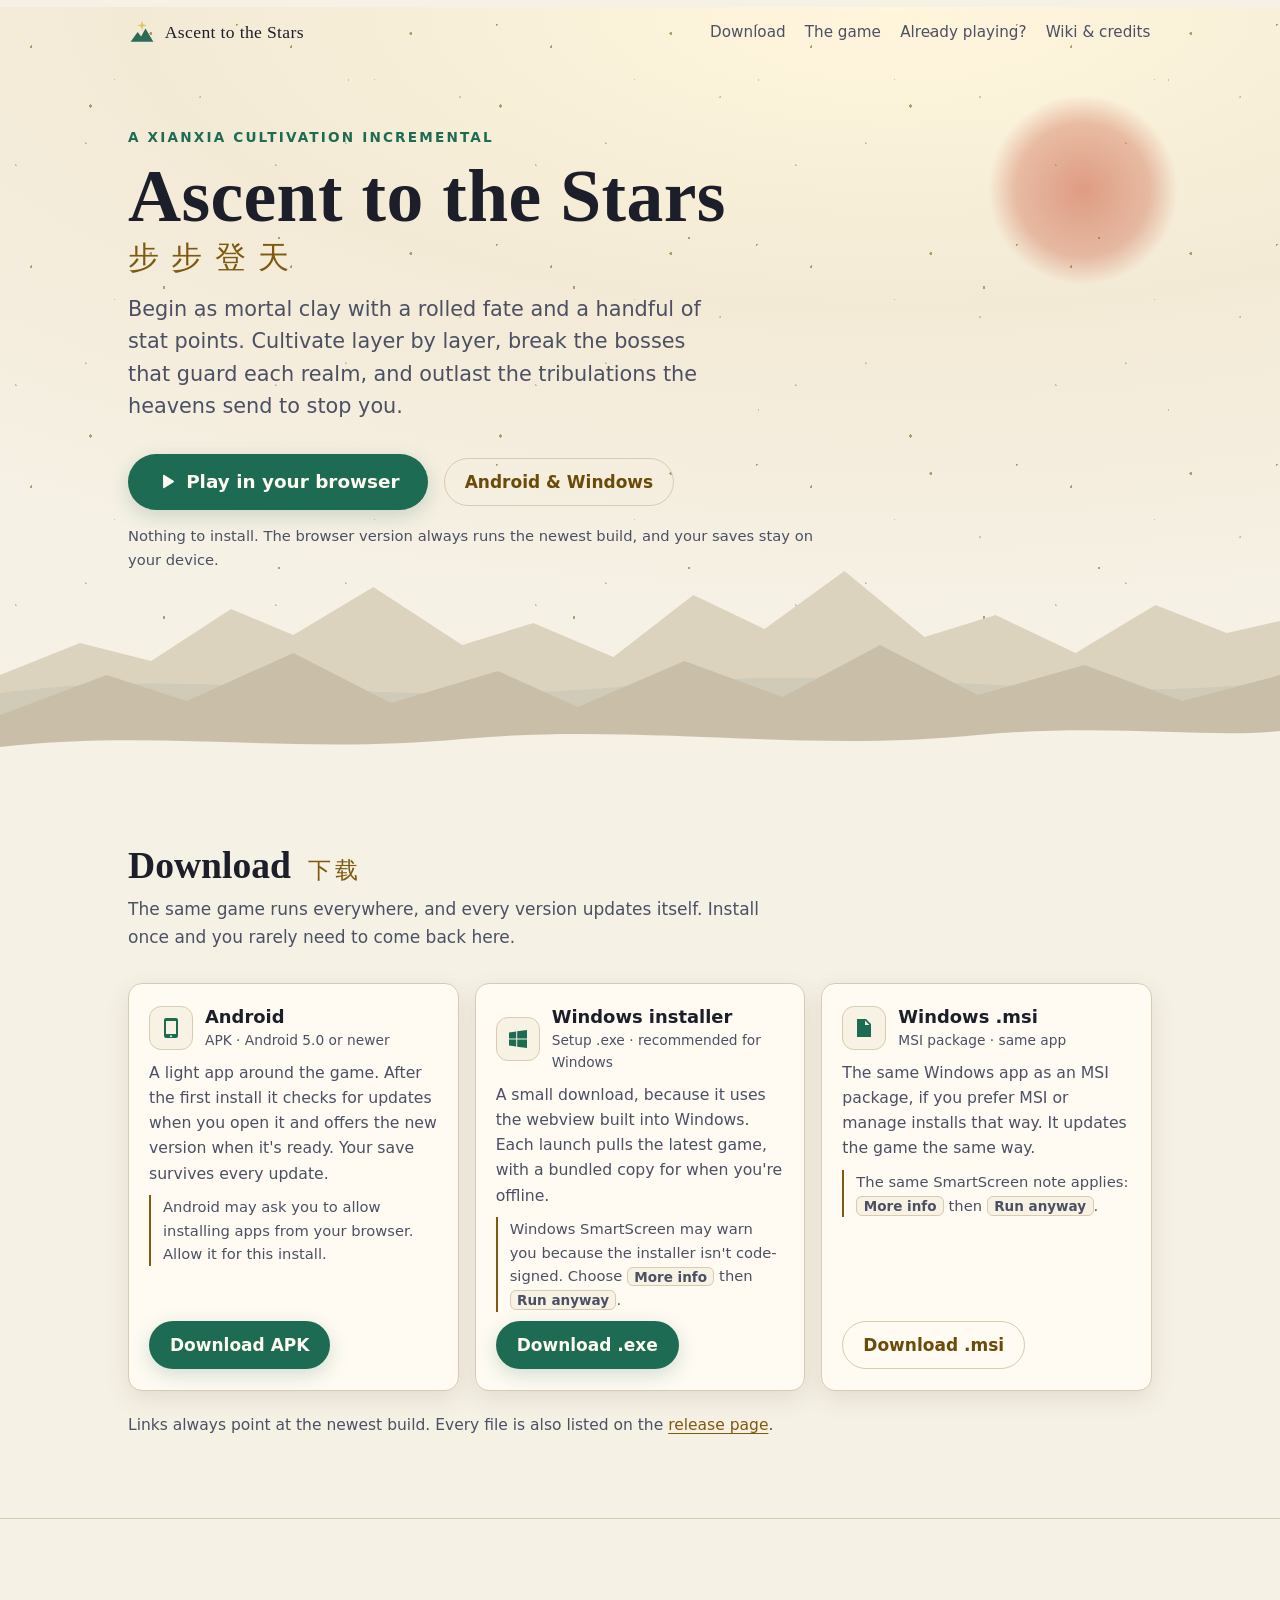
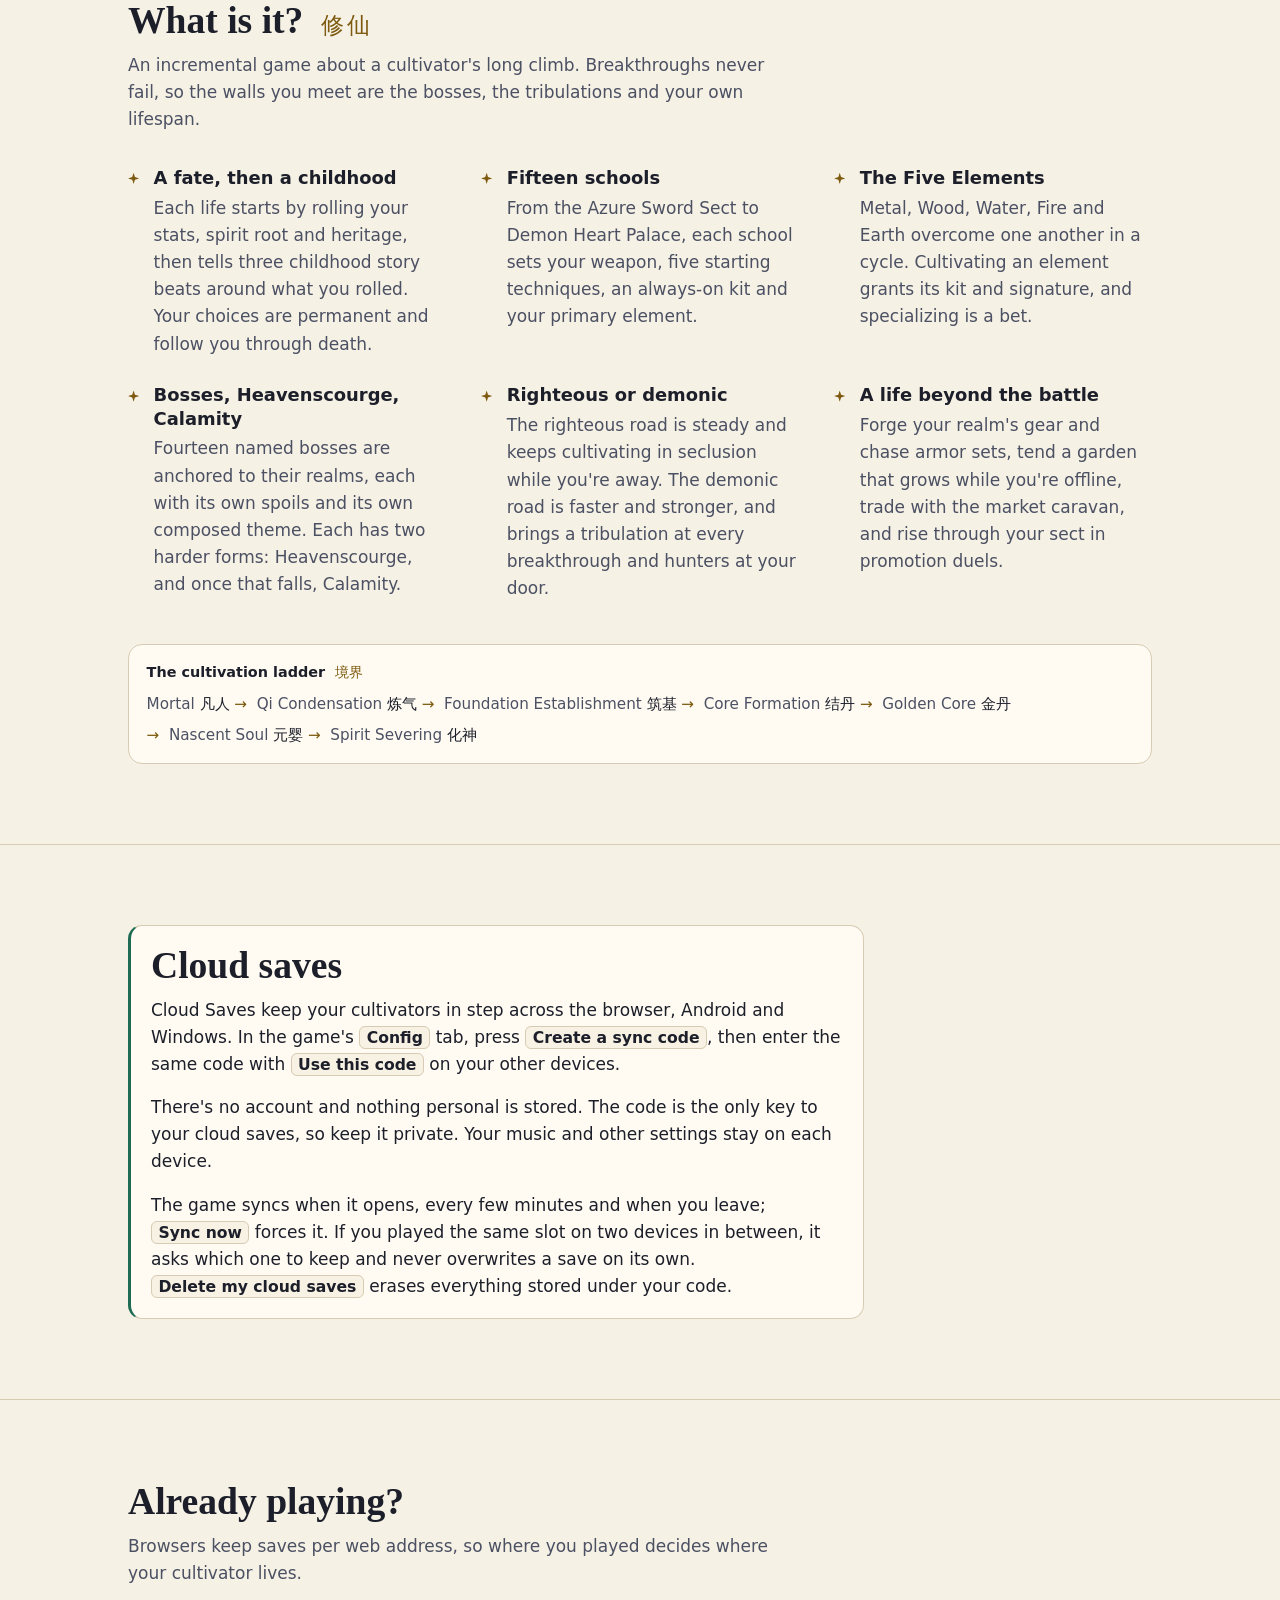
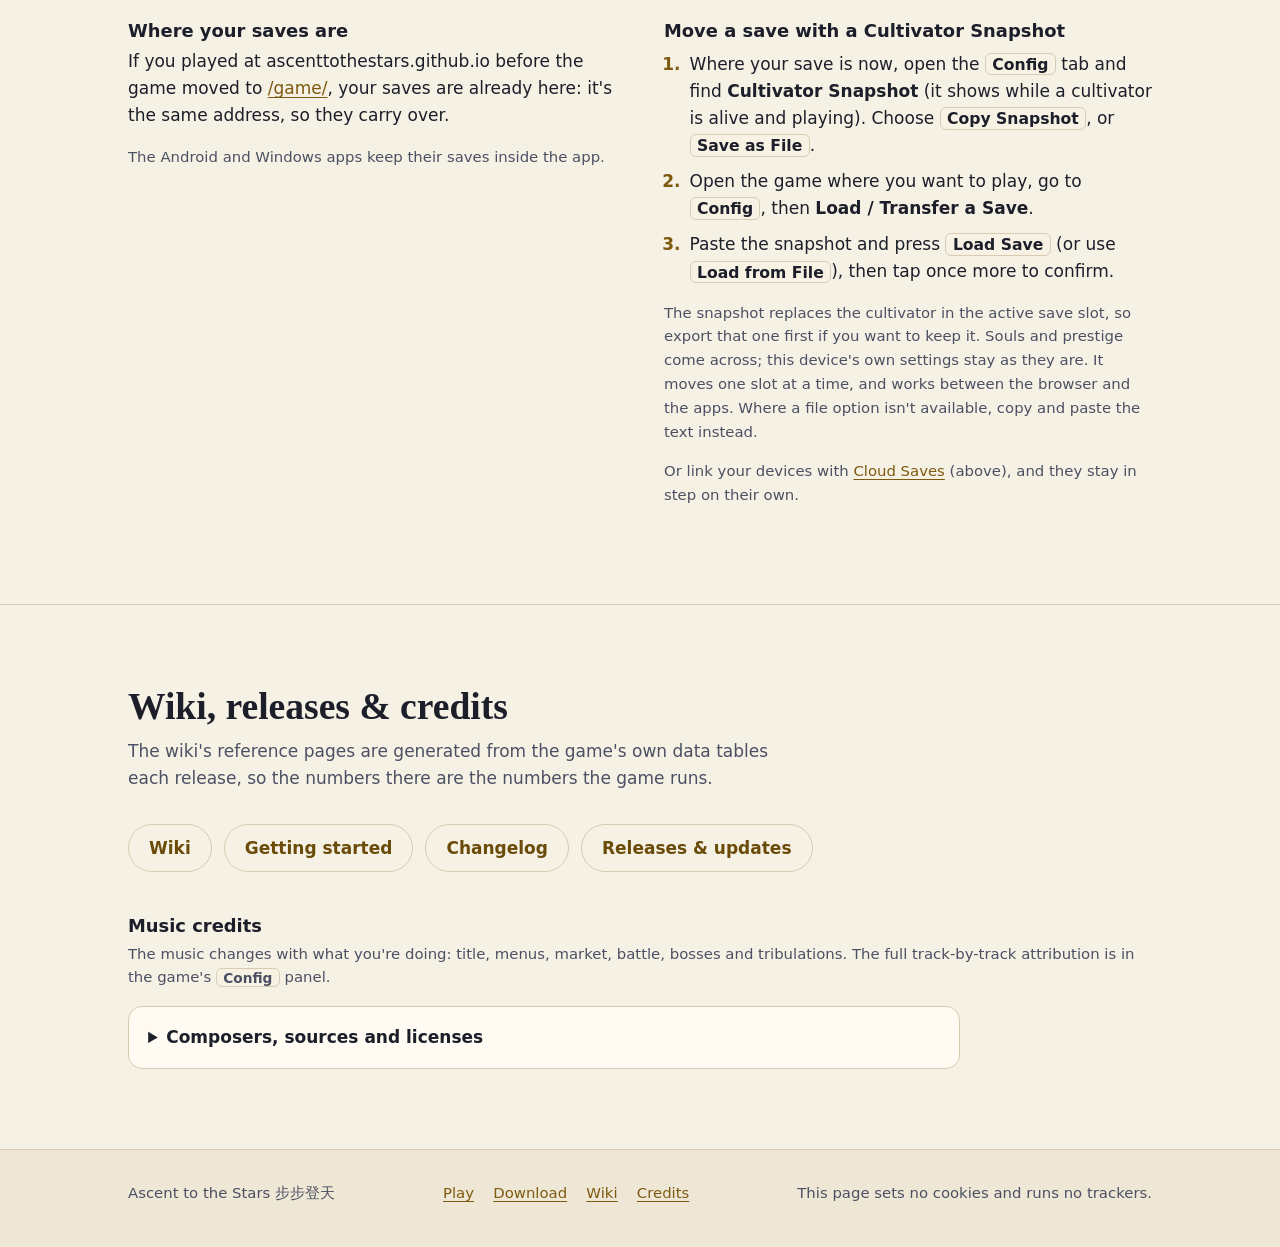
<file: index.html>
<!DOCTYPE html>
<html lang="en">
<head>
<meta charset="utf-8">
<meta name="viewport" content="width=device-width, initial-scale=1">
<title>Ascent to the Stars: a xianxia cultivation incremental</title>
<meta name="description" content="Ascent to the Stars is a xianxia cultivation incremental game. Start as mortal clay, climb the realms layer by layer, and survive the heavens' tribulations. Play in your browser, or install it on Android or Windows.">
<meta name="color-scheme" content="dark light">
<meta name="theme-color" content="#0a0d18" media="(prefers-color-scheme: dark)">
<meta name="theme-color" content="#f6f1e5" media="(prefers-color-scheme: light)">
<link rel="canonical" href="https://ascenttothestars.github.io/">
<link rel="icon" href="/assets/favicon.svg" type="image/svg+xml">
<meta property="og:type" content="website">
<meta property="og:site_name" content="Ascent to the Stars">
<meta property="og:url" content="https://ascenttothestars.github.io/">
<meta property="og:title" content="Ascent to the Stars">
<meta property="og:description" content="A xianxia cultivation incremental. Mortal clay, endless heavens. Play in your browser, or on Android and Windows.">
<meta name="twitter:card" content="summary">
<meta name="twitter:title" content="Ascent to the Stars">
<meta name="twitter:description" content="A xianxia cultivation incremental. Mortal clay, endless heavens. Play in your browser, or on Android and Windows.">
<link rel="stylesheet" href="/assets/site.css">
</head>
<body>
<a class="skip" href="#main">Skip to content</a>

<header class="site-header">
  <div class="wrap">
    <a class="brand" href="/" aria-label="Ascent to the Stars, home">
      <svg viewBox="0 0 64 64" aria-hidden="true" focusable="false">
        <path d="M6 54 L22 32 L30 42 L40 24 L58 54 Z" fill="#2d6b59"/>
        <path d="M32 6 L34.6 14.4 L43 17 L34.6 19.6 L32 28 L29.4 19.6 L21 17 L29.4 14.4 Z" fill="#e2c46e"/>
      </svg>
      <span>Ascent to the Stars</span>
    </a>
    <nav class="site-nav" aria-label="Sections">
      <ul>
        <li><a href="#download">Download</a></li>
        <li><a href="#about">The game</a></li>
        <li><a href="#already-playing">Already playing?</a></li>
        <li><a href="#links">Wiki &amp; credits</a></li>
      </ul>
    </nav>
  </div>
</header>

<main id="main">
  <section class="hero" aria-labelledby="title">
    <div class="hero-moon" aria-hidden="true"></div>
    <div class="wrap">
      <div class="hero-inner">
        <p class="eyebrow">A xianxia cultivation incremental</p>
        <h1 id="title">Ascent to the Stars <span class="zh" lang="zh-Hans">步步登天</span></h1>
        <p class="pitch">Begin as mortal clay with a rolled fate and a handful of stat points. Cultivate layer by layer, break the bosses that guard each realm, and outlast the tribulations the heavens send to stop you.</p>
        <div class="hero-actions">
          <a class="btn btn-primary btn-big" href="/game/">
            <svg viewBox="0 0 24 24" aria-hidden="true" focusable="false"><path fill="currentColor" d="M8 5.5v13a1 1 0 0 0 1.5.86l10.4-6.5a1 1 0 0 0 0-1.72L9.5 4.64A1 1 0 0 0 8 5.5Z"/></svg>
            Play in your browser
          </a>
          <a class="btn btn-ghost" href="#download">Android &amp; Windows</a>
        </div>
        <p class="hero-note">Nothing to install. The browser version always runs the newest build, and your saves stay on your device.</p>
      </div>
    </div>
    <svg class="ridges" viewBox="0 0 1440 240" preserveAspectRatio="none" aria-hidden="true" focusable="false">
      <path class="far" d="M0 150 L90 118 L170 136 L260 84 L330 110 L420 62 L520 120 L600 98 L690 132 L780 70 L860 104 L950 46 L1040 112 L1120 90 L1210 128 L1300 80 L1380 108 L1440 96 L1440 240 L0 240 Z"/>
      <path class="mist" d="M0 168 C240 140 420 186 720 160 C1000 136 1200 182 1440 156 L1440 240 L0 240 Z"/>
      <path class="mid" d="M0 190 L120 150 L210 176 L330 128 L440 178 L560 146 L650 182 L770 136 L880 172 L990 120 L1100 170 L1220 140 L1330 176 L1440 150 L1440 240 L0 240 Z"/>
      <path class="near" d="M0 222 C180 204 330 230 520 214 C720 198 900 228 1100 210 C1250 198 1360 214 1440 206 L1440 240 L0 240 Z"/>
    </svg>
  </section>

  <section id="download" aria-labelledby="download-title">
    <div class="wrap">
      <div class="section-head">
        <h2 id="download-title">Download <span class="zh" lang="zh-Hans">下载</span></h2>
        <p class="lede">The same game runs everywhere, and every version updates itself. Install once and you rarely need to come back here.</p>
      </div>
      <ul class="downloads">
        <li class="card">
          <div class="card-top">
            <span class="card-icon" aria-hidden="true">
              <svg viewBox="0 0 24 24"><path fill="currentColor" d="M7 2h10a2 2 0 0 1 2 2v16a2 2 0 0 1-2 2H7a2 2 0 0 1-2-2V4a2 2 0 0 1 2-2Zm0 3v13h10V5H7Zm5 14.25a1 1 0 1 0 0 2 1 1 0 0 0 0-2Z"/></svg>
            </span>
            <div>
              <h3>Android</h3>
              <p class="meta">APK · Android 5.0 or newer</p>
            </div>
          </div>
          <p>A light app around the game. After the first install it checks for updates when you open it and offers the new version when it's ready. Your save survives every update.</p>
          <p class="warn">Android may ask you to allow installing apps from your browser. Allow it for this install.</p>
          <a class="btn btn-primary" href="https://github.com/silvariasereneblossom/ascent-to-the-stars-releases/releases/latest/download/AscentToTheStars.apk">Download APK</a>
        </li>
        <li class="card">
          <div class="card-top">
            <span class="card-icon" aria-hidden="true">
              <svg viewBox="0 0 24 24"><path fill="currentColor" d="M3 5.4 10.2 4.4v7H3V5.4Zm8.2-1.1L21 3v8.4h-9.8V4.3ZM3 12.6h7.2v7L3 18.6v-6Zm8.2 0H21V21l-9.8-1.3v-7.1Z"/></svg>
            </span>
            <div>
              <h3>Windows installer</h3>
              <p class="meta">Setup .exe · recommended for Windows</p>
            </div>
          </div>
          <p>A small download, because it uses the webview built into Windows. Each launch pulls the latest game, with a bundled copy for when you're offline.</p>
          <p class="warn">Windows SmartScreen may warn you because the installer isn't code-signed. Choose <span class="kbd">More info</span> then <span class="kbd">Run anyway</span>.</p>
          <a class="btn btn-primary" href="https://github.com/silvariasereneblossom/ascent-to-the-stars-releases/releases/latest/download/AscentToTheStars-Setup.exe">Download .exe</a>
        </li>
        <li class="card">
          <div class="card-top">
            <span class="card-icon" aria-hidden="true">
              <svg viewBox="0 0 24 24"><path fill="currentColor" d="M5 3h9l5 5v13H5V3Zm8 1.5V9h4.5L13 4.5ZM8 13h8v1.6H8V13Zm0 3.2h8v1.6H8v-1.6Z"/></svg>
            </span>
            <div>
              <h3>Windows .msi</h3>
              <p class="meta">MSI package · same app</p>
            </div>
          </div>
          <p>The same Windows app as an MSI package, if you prefer MSI or manage installs that way. It updates the game the same way.</p>
          <p class="warn">The same SmartScreen note applies: <span class="kbd">More info</span> then <span class="kbd">Run anyway</span>.</p>
          <a class="btn btn-ghost" href="https://github.com/silvariasereneblossom/ascent-to-the-stars-releases/releases/latest/download/AscentToTheStars.msi">Download .msi</a>
        </li>
      </ul>
      <p class="below-cards">Links always point at the newest build. Every file is also listed on the <a href="https://github.com/silvariasereneblossom/ascent-to-the-stars-releases/releases/latest">release page</a>.</p>
    </div>
  </section>

  <section id="about" aria-labelledby="about-title">
    <div class="wrap">
      <div class="section-head">
        <h2 id="about-title">What is it? <span class="zh" lang="zh-Hans">修仙</span></h2>
        <p class="lede">An incremental game about a cultivator's long climb. Breakthroughs never fail, so the walls you meet are the bosses, the tribulations and your own lifespan.</p>
      </div>
      <ul class="features">
        <li>
          <h3>A fate, then a childhood</h3>
          <p>Each life starts by rolling your stats, spirit root and heritage, then tells three childhood story beats around what you rolled. Your choices are permanent and follow you through death.</p>
        </li>
        <li>
          <h3>Fifteen schools</h3>
          <p>From the Azure Sword Sect to Demon Heart Palace, each school sets your weapon, five starting techniques, an always-on kit and your primary element.</p>
        </li>
        <li>
          <h3>The Five Elements</h3>
          <p>Metal, Wood, Water, Fire and Earth overcome one another in a cycle. Cultivating an element grants its kit and signature, and specializing is a bet.</p>
        </li>
        <li>
          <h3>Bosses, Heavenscourge, Calamity</h3>
          <p>Fourteen named bosses are anchored to their realms, each with its own spoils and its own composed theme. Each has two harder forms: Heavenscourge, and once that falls, Calamity.</p>
        </li>
        <li>
          <h3>Righteous or demonic</h3>
          <p>The righteous road is steady and keeps cultivating in seclusion while you're away. The demonic road is faster and stronger, and brings a tribulation at every breakthrough and hunters at your door.</p>
        </li>
        <li>
          <h3>A life beyond the battle</h3>
          <p>Forge your realm's gear and chase armor sets, tend a garden that grows while you're offline, trade with the market caravan, and rise through your sect in promotion duels.</p>
        </li>
      </ul>
      <div class="realms">
        <p class="caption" id="realms-caption">The cultivation ladder <span class="zh" lang="zh-Hans">境界</span></p>
        <ol aria-labelledby="realms-caption">
        <li>Mortal <span class="zh" lang="zh-Hans">凡人</span></li>
        <li>Qi Condensation <span class="zh" lang="zh-Hans">炼气</span></li>
        <li>Foundation Establishment <span class="zh" lang="zh-Hans">筑基</span></li>
        <li>Core Formation <span class="zh" lang="zh-Hans">结丹</span></li>
        <li>Golden Core <span class="zh" lang="zh-Hans">金丹</span></li>
        <li>Nascent Soul <span class="zh" lang="zh-Hans">元婴</span></li>
        <li>Spirit Severing <span class="zh" lang="zh-Hans">化神</span></li>
        </ol>
      </div>
    </div>
  </section>

  <section id="cloud" aria-labelledby="cloud-title">
    <div class="wrap">
      <div class="callout">
        <h2 id="cloud-title">Cloud saves</h2>
        <p>Cloud Saves keep your cultivators in step across the browser, Android and Windows. In the game's <span class="kbd">Config</span> tab, press <span class="kbd">Create a sync code</span>, then enter the same code with <span class="kbd">Use this code</span> on your other devices.</p>
        <p>There's no account and nothing personal is stored. The code is the only key to your cloud saves, so keep it private. Your music and other settings stay on each device.</p>
        <p>The game syncs when it opens, every few minutes and when you leave; <span class="kbd">Sync now</span> forces it. If you played the same slot on two devices in between, it asks which one to keep and never overwrites a save on its own. <span class="kbd">Delete my cloud saves</span> erases everything stored under your code.</p>
      </div>
    </div>
  </section>

  <section id="already-playing" aria-labelledby="already-title">
    <div class="wrap">
      <div class="section-head">
        <h2 id="already-title">Already playing?</h2>
        <p class="lede">Browsers keep saves per web address, so where you played decides where your cultivator lives.</p>
      </div>
      <div class="two-col">
        <div>
          <h3>Where your saves are</h3>
          <p>If you played at <span class="url">ascenttothestars.github.io</span> before the game moved to <a href="/game/">/game/</a>, your saves are already here: it's the same address, so they carry over.</p>
          <p class="small">The Android and Windows apps keep their saves inside the app.</p>
        </div>
        <div>
          <h3>Move a save with a Cultivator Snapshot</h3>
          <ol class="steps">
            <li>Where your save is now, open the <span class="kbd">Config</span> tab and find <strong>Cultivator Snapshot</strong> (it shows while a cultivator is alive and playing). Choose <span class="kbd">Copy Snapshot</span>, or <span class="kbd">Save as File</span>.</li>
            <li>Open the game where you want to play, go to <span class="kbd">Config</span>, then <strong>Load / Transfer a Save</strong>.</li>
            <li>Paste the snapshot and press <span class="kbd">Load Save</span> (or use <span class="kbd">Load from File</span>), then tap once more to confirm.</li>
          </ol>
          <p class="small">The snapshot replaces the cultivator in the active save slot, so export that one first if you want to keep it. Souls and prestige come across; this device's own settings stay as they are. It moves one slot at a time, and works between the browser and the apps. Where a file option isn't available, copy and paste the text instead.</p>
          <p class="small">Or link your devices with <a href="#cloud">Cloud Saves</a> (above), and they stay in step on their own.</p>
        </div>
      </div>
    </div>
  </section>

  <section id="links" aria-labelledby="links-title">
    <div class="wrap">
      <div class="section-head">
        <h2 id="links-title">Wiki, releases &amp; credits</h2>
        <p class="lede">The wiki's reference pages are generated from the game's own data tables each release, so the numbers there are the numbers the game runs.</p>
      </div>
      <ul class="link-list">
        <li><a class="btn btn-ghost" href="/wiki/">Wiki</a></li>
        <li><a class="btn btn-ghost" href="/wiki/getting-started/">Getting started</a></li>
        <li><a class="btn btn-ghost" href="/wiki/changelog/">Changelog</a></li>
        <li><a class="btn btn-ghost" href="/wiki/updates-and-platforms/">Releases &amp; updates</a></li>
      </ul>

      <h3 id="credits" style="margin-top:2.6rem">Music credits</h3>
      <p class="small">The music changes with what you're doing: title, menus, market, battle, bosses and tribulations. The full track-by-track attribution is in the game's <span class="kbd">Config</span> panel.</p>
      <details class="credits">
        <summary>Composers, sources and licenses</summary>
        <ul>
          <li><strong>Original score.</strong> Eight battle tracks, four boss tracks and the three themes of every named boss were composed for the game and played on sample libraries: VSCO 2 Community Edition and VCSL by Versilian Studios (CC0), and the chorus of the <a href="https://github.com/peastman/sso">Sonatina Symphonic Orchestra</a> by Mattias Westlund (CC Sampling Plus 1.0).</li>
          <li><strong>PeriTune</strong> (<a href="https://peritune.com">peritune.com</a>): Shenxian, Taohua, Chinatown (Healing), Wuxia, Wuxia II, Wuxia III. CC BY 4.0.</li>
          <li><strong>Kevin MacLeod</strong> (<a href="https://incompetech.com">incompetech.com</a>): Shenyang, Guzheng City, Crusade (Heavy Industry), Achaidh Cheide, Clenched Teeth. CC BY 3.0 / 4.0.</li>
          <li><strong>Scott Buckley</strong> (<a href="https://www.scottbuckley.com.au">scottbuckley.com.au</a>): Into the Wilds, Song of the Forge, Aphelion. CC BY 4.0.</li>
          <li><strong>Zhang Peijian</strong>, via Wikimedia Commons: <span lang="zh-Hans">雨打芭蕉</span> Rain on Banana Leaves, <span lang="zh-Hans">连环扣</span> Interlocking Rings, <span lang="zh-Hans">二泉映月</span> Moon Over Second Spring. CC BY-SA 4.0.</li>
          <li><strong>Shane Ivers / Silverman Sound</strong> (<a href="https://www.silvermansound.com">silvermansound.com</a>): All The Tea In China, Imperial China Cinematic. CC BY 4.0.</li>
          <li><strong>Alex-Productions</strong> (<a href="https://onsound.eu/">onsound.eu</a>), via <a href="https://www.free-stock-music.com">Free Stock Music</a>: Lunar New Year. CC BY 3.0.</li>
          <li><strong>FSM Team</strong>, <a href="https://www.free-stock-music.com">Free Stock Music</a>: Asia. CC BY 4.0.</li>
          <li><strong>John Bartmann</strong> (<a href="https://johnbartmann.com">johnbartmann.com</a>): Long Way To Kunming, the title theme. CC0.</li>
        </ul>
        <p class="small">License deeds: <a href="https://creativecommons.org/licenses/by/4.0/">CC BY 4.0</a>, <a href="https://creativecommons.org/licenses/by/3.0/">CC BY 3.0</a>, <a href="https://creativecommons.org/licenses/by-sa/4.0/">CC BY-SA 4.0</a>. Third-party tracks are used unmodified.</p>
      </details>
    </div>
  </section>
</main>

<footer class="site-footer">
  <div class="wrap">
    <p>Ascent to the Stars <span lang="zh-Hans">步步登天</span></p>
    <ul>
      <li><a href="/game/">Play</a></li>
      <li><a href="#download">Download</a></li>
      <li><a href="/wiki/">Wiki</a></li>
      <li><a href="#credits">Credits</a></li>
    </ul>
    <p class="small">This page sets no cookies and runs no trackers.</p>
  </div>
</footer>
</body>
</html>
</file>
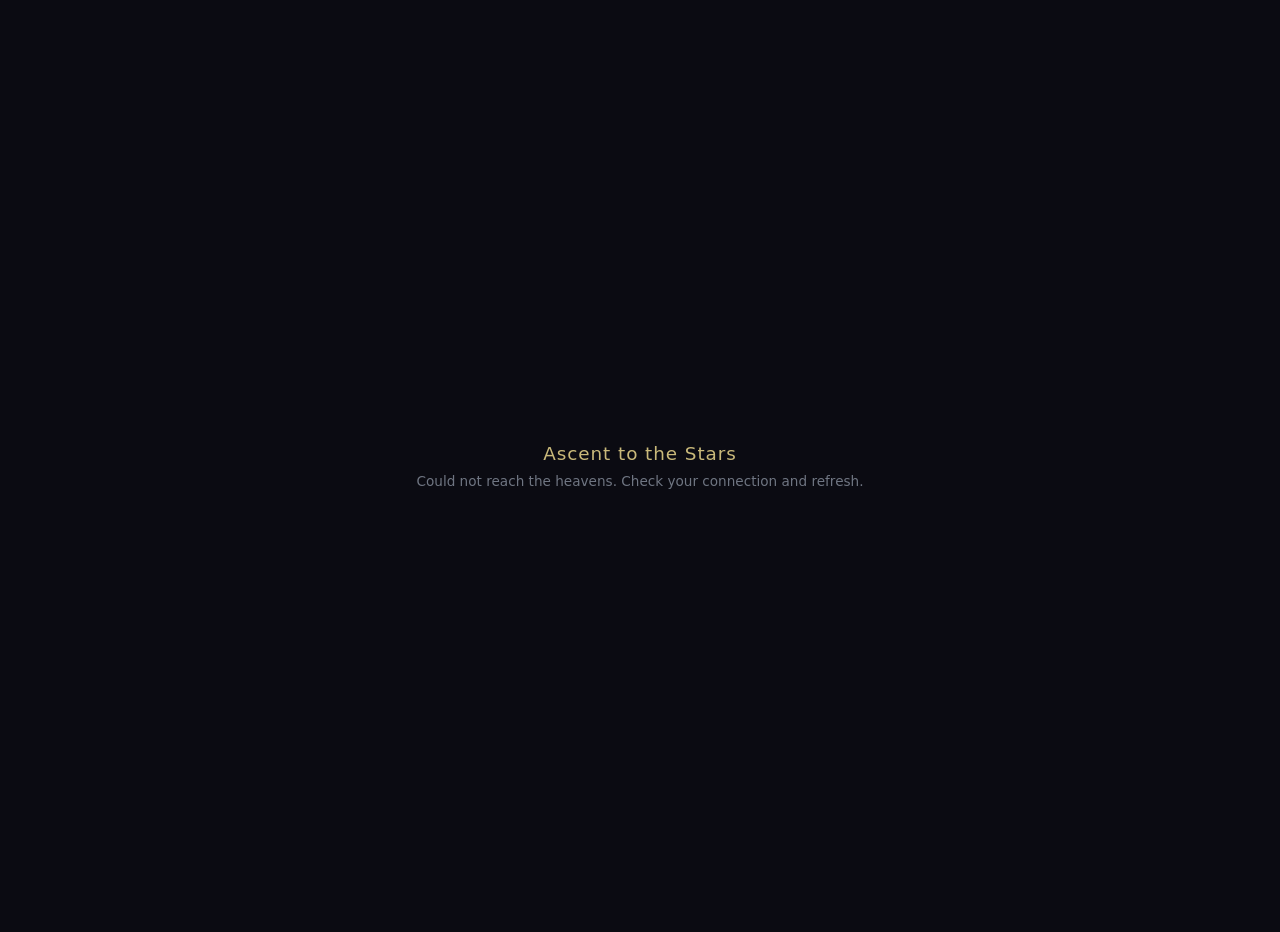
<file: game/index.html>
<!DOCTYPE html>
<html lang="en">
<head>
<meta charset="utf-8">
<meta name="viewport" content="width=device-width, initial-scale=1, maximum-scale=1, user-scalable=no">
<title>Ascent to the Stars</title>
<meta name="description" content="Ascent to the Stars — a xianxia cultivation incremental. Mortal clay, endless heavens.">
<style>
  html, body { margin: 0; height: 100%; background: #0b0b12; color: #9aa3b2;
    font-family: system-ui, -apple-system, "Segoe UI", sans-serif; }
  .wrap { height: 100%; display: flex; flex-direction: column; align-items: center;
    justify-content: center; gap: 0.55rem; text-align: center; padding: 1rem; }
  .title { color: #c9b97a; font-size: 1.15rem; letter-spacing: 0.05em; }
  .sub { font-size: 0.85rem; opacity: 0.7; }
  a { color: #c9b97a; }
</style>
</head>
<body>
<div class="wrap">
  <div class="title">Ascent to the Stars</div>
  <div class="sub" id="status">Drawing down the latest heavens&hellip;</div>
</div>
<script>
// WEB LOADER (source of truth: the main repo's web/loader.html). Deployed to the ascenttothestars.github.io
// org repo as game/index.html, served at /game/ (since 2026-10-24 the org site's root is the landing
// page); any future copy goes there, not to the org repo's root index.html. Same pattern as the desktop Tauri loader: this page is a stable shell that
// fetches the CURRENT game from the public mirror at load and runs it IN PLACE via document.write, so
// the player's origin (and localStorage saves) stay on ascenttothestars.github.io while the game itself
// updates on every CI mirror push with no deploy to this repo, ever.
// Freshest first (raw, ~5 min cache), mirror Pages second (~10 min cache); both send CORS '*'.
(function () {
  var SOURCES = [
    'https://raw.githubusercontent.com/silvariasereneblossom/ascent-to-the-stars-releases/main/index.html',
    'https://silvariasereneblossom.github.io/ascent-to-the-stars-releases/index.html',
  ];
  var TIMEOUT_MS = 12000;
  var statusEl = document.getElementById('status');

  // document.open/write/close re-parses a full HTML doc and EXECUTES its inline scripts, same origin.
  function run(html) {
    html = html.replace(/__BUILD_SHA__/g, 'web');
    document.open(); document.write(html); document.close();
  }
  function attempt(i) {
    if (i >= SOURCES.length) {
      if (statusEl) statusEl.innerHTML = 'Could not reach the heavens. Check your connection and refresh.';
      return;
    }
    var ctrl = (typeof AbortController !== 'undefined') ? new AbortController() : null;
    var timer = setTimeout(function () { if (ctrl) ctrl.abort(); }, TIMEOUT_MS);
    fetch(SOURCES[i], { cache: 'no-store', signal: ctrl ? ctrl.signal : undefined })
      .then(function (res) { if (!res.ok) throw new Error('HTTP ' + res.status); return res.text(); })
      .then(function (html) {
        clearTimeout(timer);
        if (html.indexOf('GAME_VERSION') === -1) throw new Error('unexpected content');
        run(html);
      })
      .catch(function () { clearTimeout(timer); attempt(i + 1); });
  }
  attempt(0);
})();
</script>
</body>
</html>
</file>
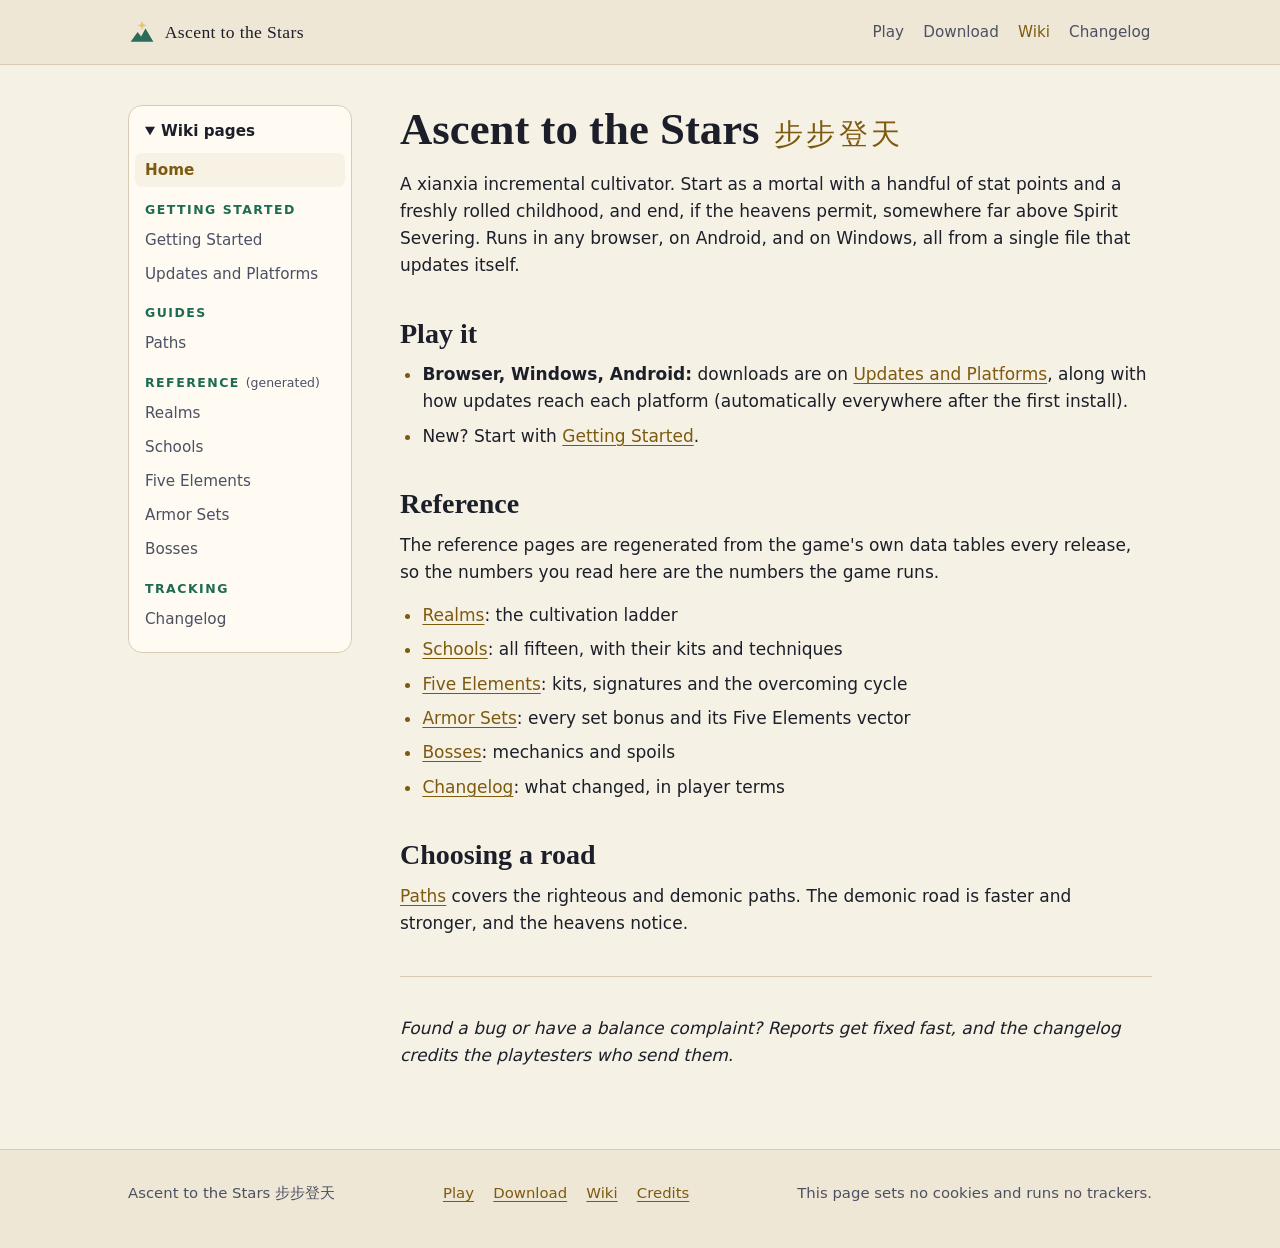
<file: wiki/index.html>
<!DOCTYPE html>
<html lang="en">
<head>
<meta charset="utf-8">
<meta name="viewport" content="width=device-width, initial-scale=1">
<title>Wiki · Ascent to the Stars</title>
<meta name="description" content="A xianxia incremental cultivator. Start as a mortal with a handful of stat points and a freshly rolled childhood, and end, if the heavens permit,…">
<meta name="color-scheme" content="dark light">
<meta name="theme-color" content="#0a0d18" media="(prefers-color-scheme: dark)">
<meta name="theme-color" content="#f6f1e5" media="(prefers-color-scheme: light)">
<link rel="canonical" href="https://ascenttothestars.github.io/wiki/">
<link rel="icon" href="/assets/favicon.svg" type="image/svg+xml">
<meta property="og:type" content="article">
<meta property="og:site_name" content="Ascent to the Stars">
<meta property="og:url" content="https://ascenttothestars.github.io/wiki/">
<meta property="og:title" content="Wiki · Ascent to the Stars">
<meta property="og:description" content="A xianxia incremental cultivator. Start as a mortal with a handful of stat points and a freshly rolled childhood, and end, if the heavens permit,…">
<link rel="stylesheet" href="/assets/site.css">
<link rel="stylesheet" href="/assets/wiki.css">
</head>
<body>
<a class="skip" href="#main">Skip to content</a>

<header class="site-header wiki-header">
  <div class="wrap">
    <a class="brand" href="/" aria-label="Ascent to the Stars, home">
      <svg viewBox="0 0 64 64" aria-hidden="true" focusable="false">
        <path d="M6 54 L22 32 L30 42 L40 24 L58 54 Z" fill="#2d6b59"/>
        <path d="M32 6 L34.6 14.4 L43 17 L34.6 19.6 L32 28 L29.4 19.6 L21 17 L29.4 14.4 Z" fill="#e2c46e"/>
      </svg>
      <span>Ascent to the Stars</span>
    </a>
    <nav class="site-nav" aria-label="Site">
      <ul>
        <li><a href="/game/">Play</a></li>
        <li><a href="/#download">Download</a></li>
        <li><a href="/wiki/" aria-current="page">Wiki</a></li>
        <li><a href="/wiki/changelog/">Changelog</a></li>
      </ul>
    </nav>
  </div>
</header>

<div class="wrap wiki-layout">
  <nav class="wiki-nav" aria-label="Wiki pages">
    <details open>
      <summary>Wiki pages</summary>
      <ul><li><a href="/wiki/" aria-current="page">Home</a></li></ul>
<p class="wiki-nav-group">Getting Started</p>
<ul><li><a href="/wiki/getting-started/">Getting Started</a></li><li><a href="/wiki/updates-and-platforms/">Updates and Platforms</a></li></ul>
<p class="wiki-nav-group">Guides</p>
<ul><li><a href="/wiki/paths/">Paths</a></li></ul>
<p class="wiki-nav-group">Reference <span>(generated)</span></p>
<ul><li><a href="/wiki/realms/">Realms</a></li><li><a href="/wiki/schools/">Schools</a></li><li><a href="/wiki/five-elements/">Five Elements</a></li><li><a href="/wiki/armor-sets/">Armor Sets</a></li><li><a href="/wiki/bosses/">Bosses</a></li></ul>
<p class="wiki-nav-group">Tracking</p>
<ul><li><a href="/wiki/changelog/">Changelog</a></li></ul>
    </details>
  </nav>
  <script>if (!matchMedia('(min-width: 900px)').matches) document.querySelector('.wiki-nav details').open = false;</script>
  <main id="main" class="wiki">
    
    <h1 id="ascent-to-the-stars">Ascent to the Stars <span lang="zh-Hans">步步登天</span></h1>
<p>A xianxia incremental cultivator. Start as a mortal with a handful of stat points and a freshly rolled childhood, and end, if the heavens permit, somewhere far above Spirit Severing. Runs in any browser, on Android, and on Windows, all from a single file that updates itself.</p>
<h2 id="play-it">Play it</h2>
<ul><li><strong>Browser, Windows, Android:</strong> downloads are on <a href="/wiki/updates-and-platforms/">Updates and Platforms</a>, along with how updates reach each platform (automatically everywhere after the first install).</li><li>New? Start with <a href="/wiki/getting-started/">Getting Started</a>.</li></ul>
<h2 id="reference">Reference</h2>
<p>The reference pages are regenerated from the game's own data tables every release, so the numbers you read here are the numbers the game runs.</p>
<ul><li><a href="/wiki/realms/">Realms</a>: the cultivation ladder</li><li><a href="/wiki/schools/">Schools</a>: all fifteen, with their kits and techniques</li><li><a href="/wiki/five-elements/">Five Elements</a>: kits, signatures and the overcoming cycle</li><li><a href="/wiki/armor-sets/">Armor Sets</a>: every set bonus and its Five Elements vector</li><li><a href="/wiki/bosses/">Bosses</a>: mechanics and spoils</li><li><a href="/wiki/changelog/">Changelog</a>: what changed, in player terms</li></ul>
<h2 id="choosing-a-road">Choosing a road</h2>
<p><a href="/wiki/paths/">Paths</a> covers the righteous and demonic paths. The demonic road is faster and stronger, and the heavens notice.</p>
<hr>
<p><em>Found a bug or have a balance complaint? Reports get fixed fast, and the changelog credits the playtesters who send them.</em></p>
  </main>
</div>

<footer class="site-footer">
  <div class="wrap">
    <p>Ascent to the Stars <span lang="zh-Hans">步步登天</span></p>
    <ul>
      <li><a href="/game/">Play</a></li>
      <li><a href="/#download">Download</a></li>
      <li><a href="/wiki/">Wiki</a></li>
      <li><a href="/#credits">Credits</a></li>
    </ul>
    <p class="small">This page sets no cookies and runs no trackers.</p>
  </div>
</footer>
</body>
</html>
</file>
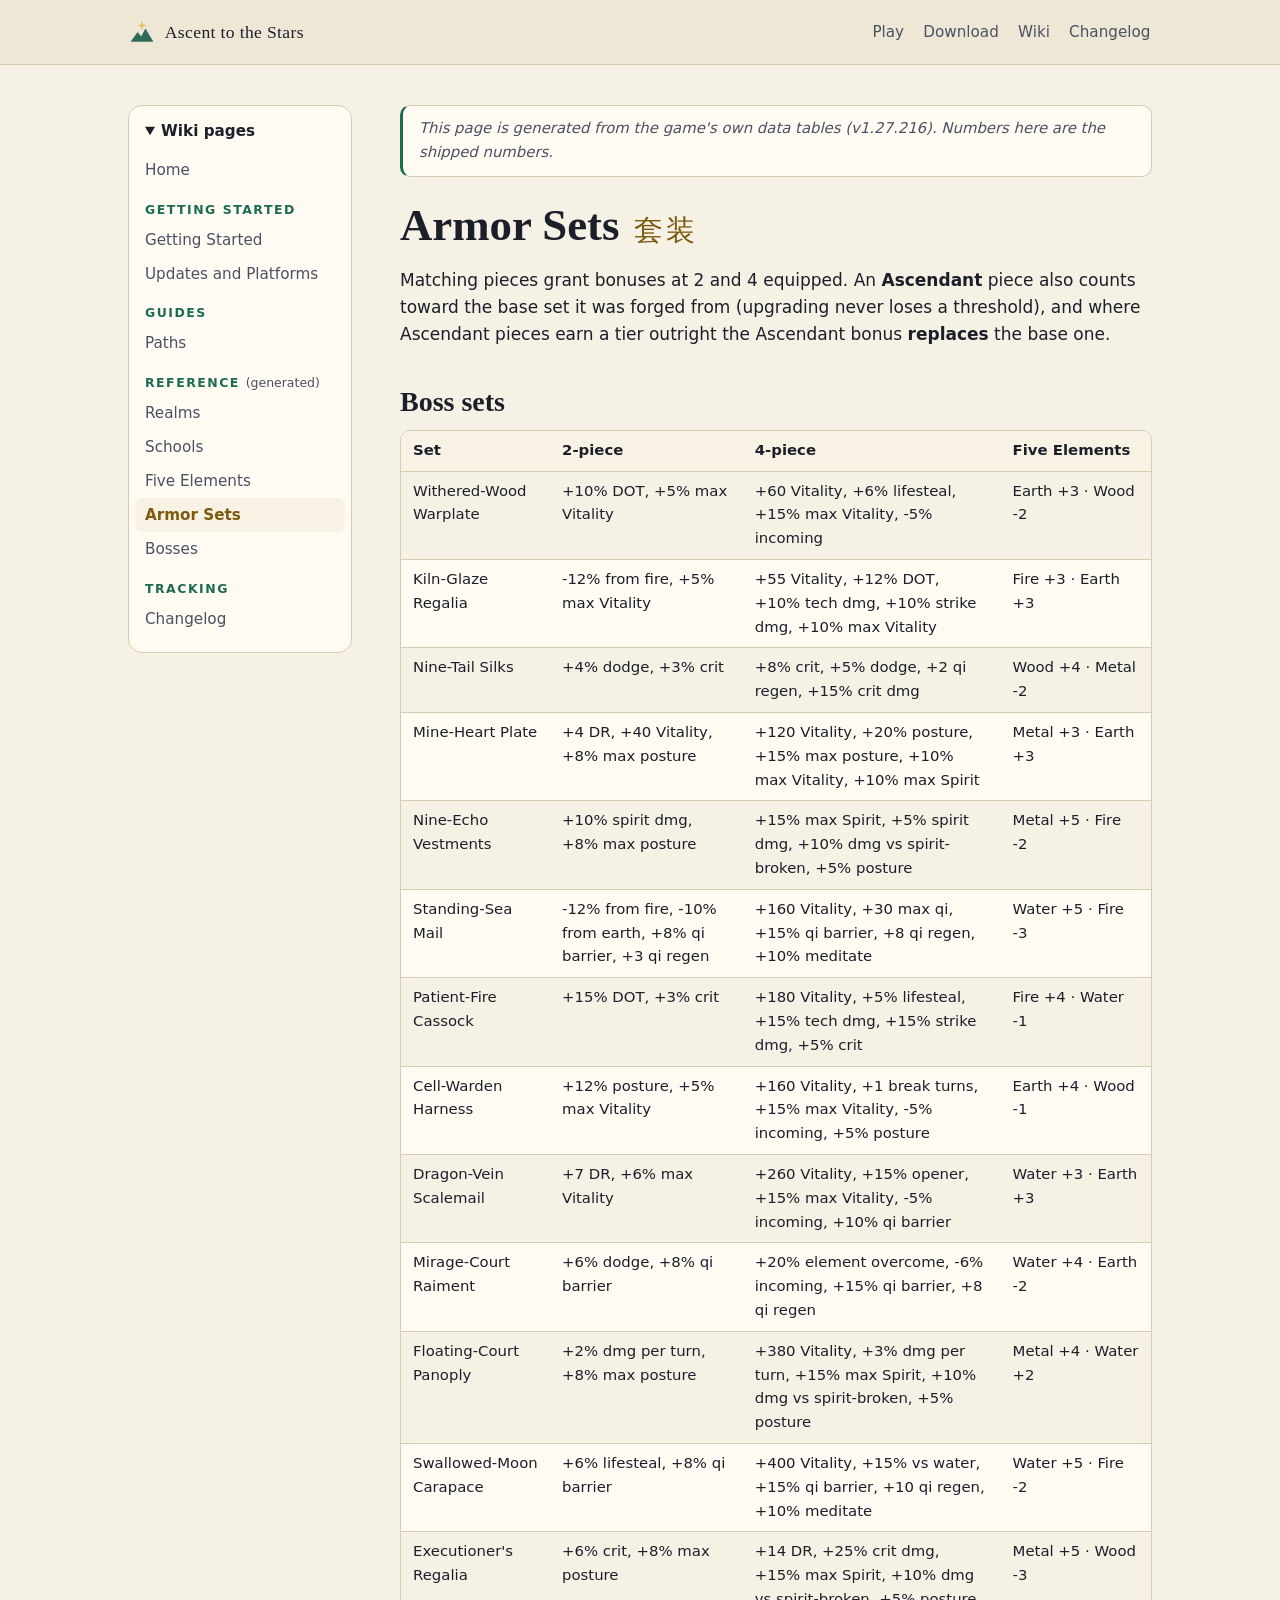
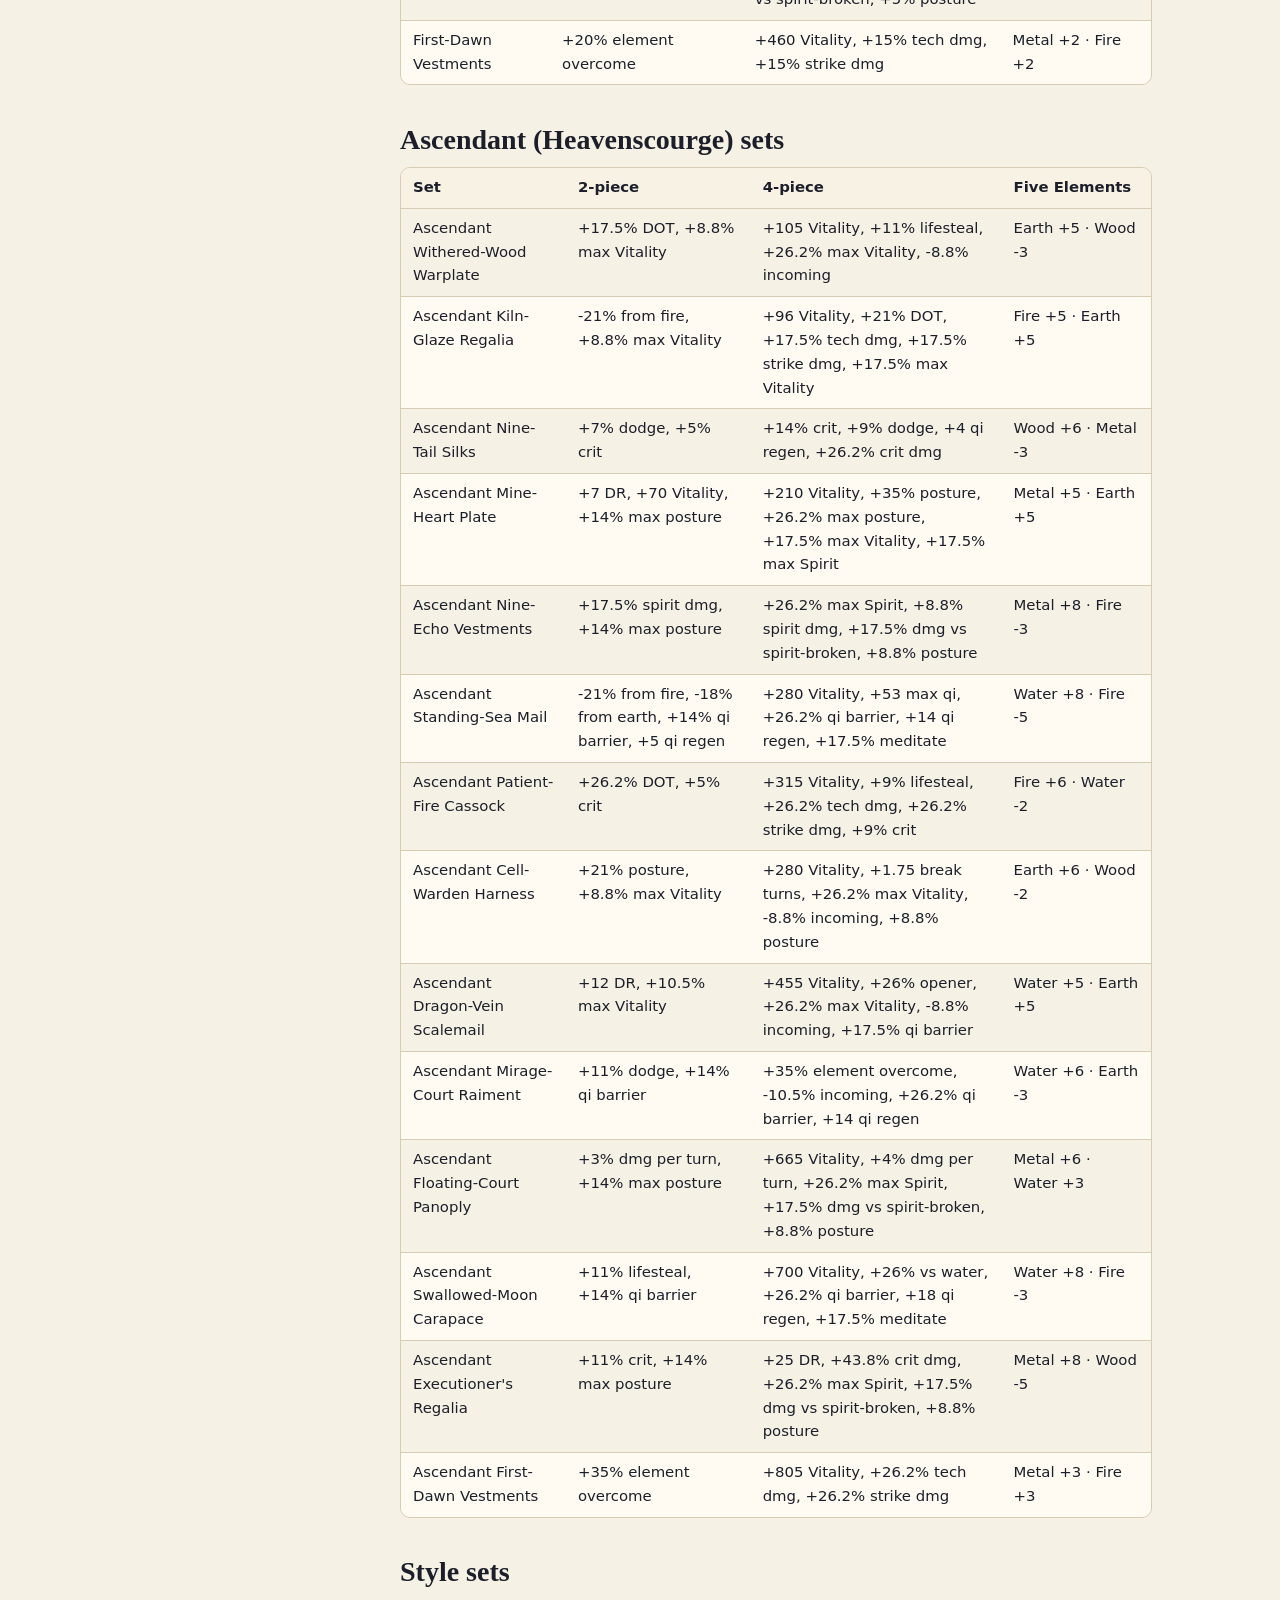
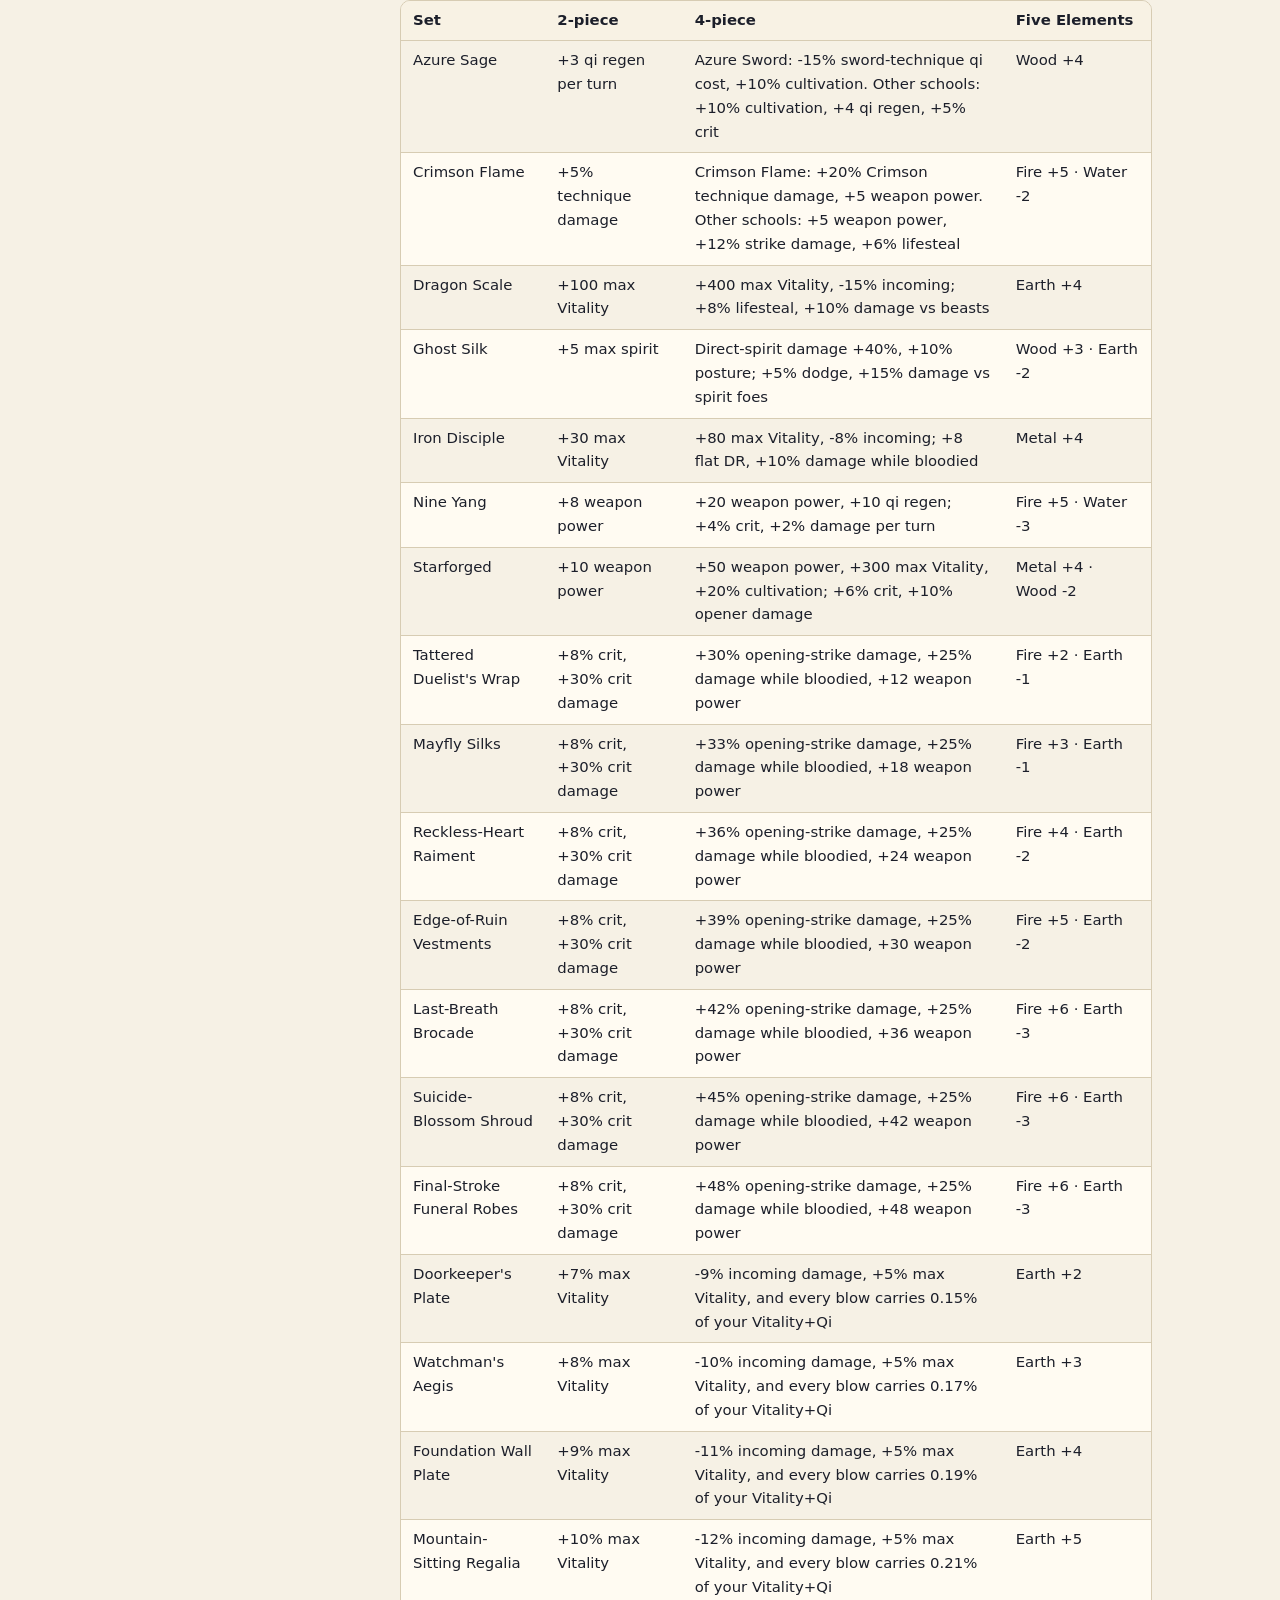
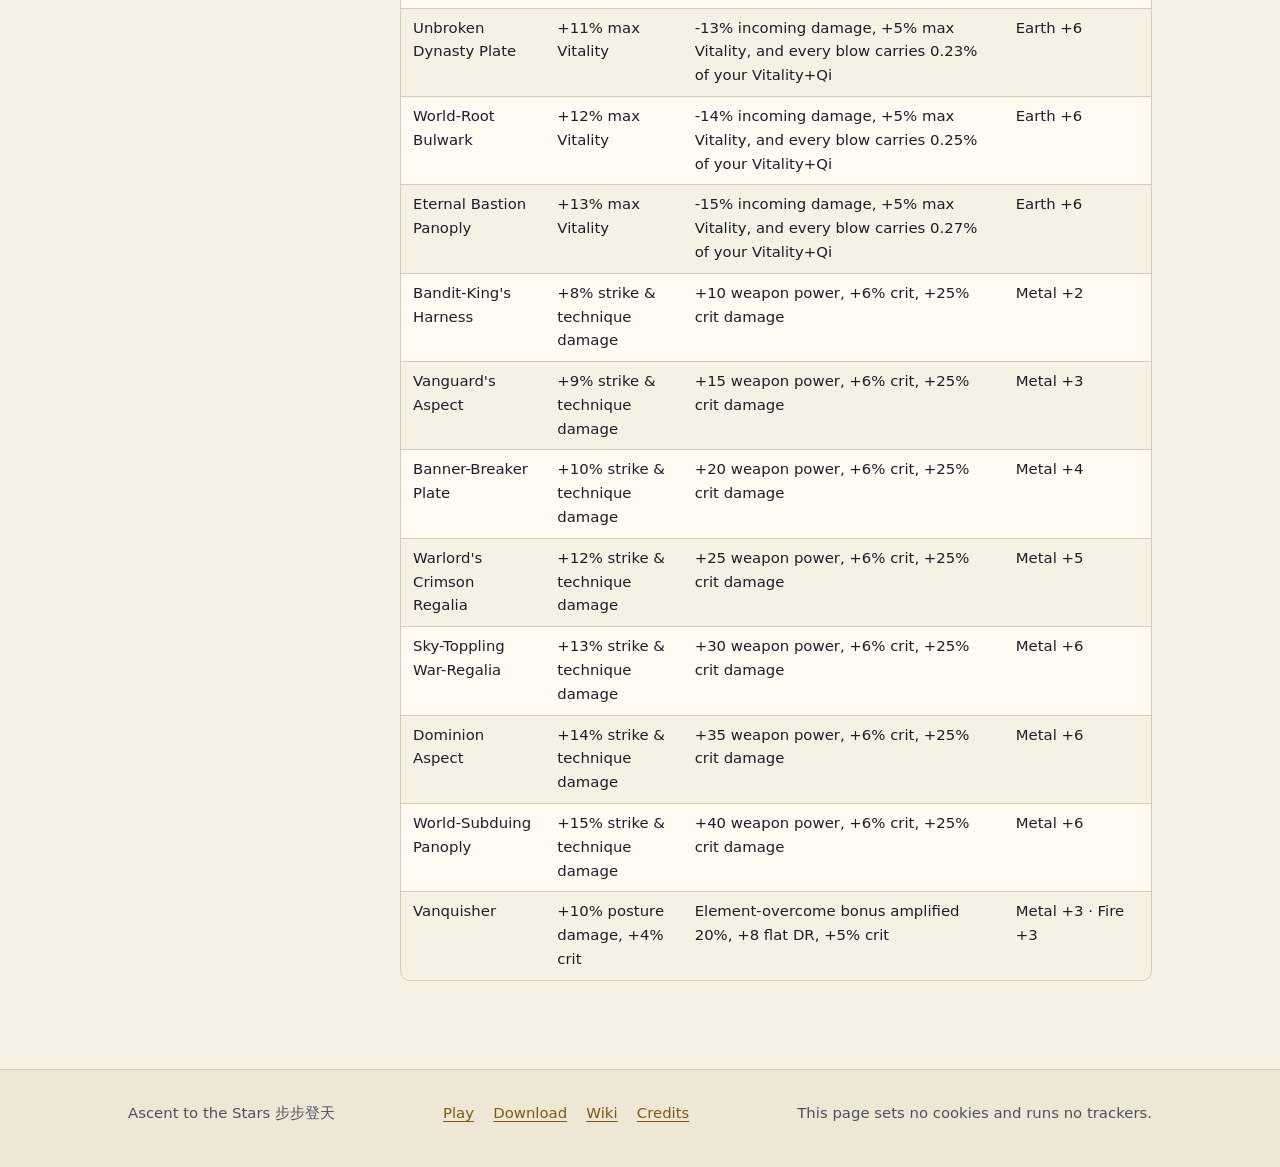
<file: wiki/armor-sets/index.html>
<!DOCTYPE html>
<html lang="en">
<head>
<meta charset="utf-8">
<meta name="viewport" content="width=device-width, initial-scale=1">
<title>Armor Sets · Ascent to the Stars wiki</title>
<meta name="description" content="Matching pieces grant bonuses at 2 and 4 equipped. An Ascendant piece also counts toward the base set it was forged from (upgrading never loses a…">
<meta name="color-scheme" content="dark light">
<meta name="theme-color" content="#0a0d18" media="(prefers-color-scheme: dark)">
<meta name="theme-color" content="#f6f1e5" media="(prefers-color-scheme: light)">
<link rel="canonical" href="https://ascenttothestars.github.io/wiki/armor-sets/">
<link rel="icon" href="/assets/favicon.svg" type="image/svg+xml">
<meta property="og:type" content="article">
<meta property="og:site_name" content="Ascent to the Stars">
<meta property="og:url" content="https://ascenttothestars.github.io/wiki/armor-sets/">
<meta property="og:title" content="Armor Sets · Ascent to the Stars wiki">
<meta property="og:description" content="Matching pieces grant bonuses at 2 and 4 equipped. An Ascendant piece also counts toward the base set it was forged from (upgrading never loses a…">
<link rel="stylesheet" href="/assets/site.css">
<link rel="stylesheet" href="/assets/wiki.css">
</head>
<body>
<a class="skip" href="#main">Skip to content</a>

<header class="site-header wiki-header">
  <div class="wrap">
    <a class="brand" href="/" aria-label="Ascent to the Stars, home">
      <svg viewBox="0 0 64 64" aria-hidden="true" focusable="false">
        <path d="M6 54 L22 32 L30 42 L40 24 L58 54 Z" fill="#2d6b59"/>
        <path d="M32 6 L34.6 14.4 L43 17 L34.6 19.6 L32 28 L29.4 19.6 L21 17 L29.4 14.4 Z" fill="#e2c46e"/>
      </svg>
      <span>Ascent to the Stars</span>
    </a>
    <nav class="site-nav" aria-label="Site">
      <ul>
        <li><a href="/game/">Play</a></li>
        <li><a href="/#download">Download</a></li>
        <li><a href="/wiki/">Wiki</a></li>
        <li><a href="/wiki/changelog/">Changelog</a></li>
      </ul>
    </nav>
  </div>
</header>

<div class="wrap wiki-layout">
  <nav class="wiki-nav" aria-label="Wiki pages">
    <details open>
      <summary>Wiki pages</summary>
      <ul><li><a href="/wiki/">Home</a></li></ul>
<p class="wiki-nav-group">Getting Started</p>
<ul><li><a href="/wiki/getting-started/">Getting Started</a></li><li><a href="/wiki/updates-and-platforms/">Updates and Platforms</a></li></ul>
<p class="wiki-nav-group">Guides</p>
<ul><li><a href="/wiki/paths/">Paths</a></li></ul>
<p class="wiki-nav-group">Reference <span>(generated)</span></p>
<ul><li><a href="/wiki/realms/">Realms</a></li><li><a href="/wiki/schools/">Schools</a></li><li><a href="/wiki/five-elements/">Five Elements</a></li><li><a href="/wiki/armor-sets/" aria-current="page">Armor Sets</a></li><li><a href="/wiki/bosses/">Bosses</a></li></ul>
<p class="wiki-nav-group">Tracking</p>
<ul><li><a href="/wiki/changelog/">Changelog</a></li></ul>
    </details>
  </nav>
  <script>if (!matchMedia('(min-width: 900px)').matches) document.querySelector('.wiki-nav details').open = false;</script>
  <main id="main" class="wiki">
    
    <blockquote><p><em>This page is generated from the game's own data tables (v1.27.216). Numbers here are the shipped numbers.</em></p></blockquote>
<h1 id="armor-sets">Armor Sets <span lang="zh-Hans">套装</span></h1>
<p>Matching pieces grant bonuses at 2 and 4 equipped. An <strong>Ascendant</strong> piece also counts toward the base set it was forged from (upgrading never loses a threshold), and where Ascendant pieces earn a tier outright the Ascendant bonus <strong>replaces</strong> the base one.</p>
<h2 id="boss-sets">Boss sets</h2>
<div class="table-wrap"><table><thead><tr><th scope="col">Set</th><th scope="col">2-piece</th><th scope="col">4-piece</th><th scope="col">Five Elements</th></tr></thead><tbody><tr><td>Withered-Wood Warplate</td><td>+10% DOT, +5% max Vitality</td><td>+60 Vitality, +6% lifesteal, +15% max Vitality, -5% incoming</td><td>Earth +3 · Wood -2</td></tr><tr><td>Kiln-Glaze Regalia</td><td>-12% from fire, +5% max Vitality</td><td>+55 Vitality, +12% DOT, +10% tech dmg, +10% strike dmg, +10% max Vitality</td><td>Fire +3 · Earth +3</td></tr><tr><td>Nine-Tail Silks</td><td>+4% dodge, +3% crit</td><td>+8% crit, +5% dodge, +2 qi regen, +15% crit dmg</td><td>Wood +4 · Metal -2</td></tr><tr><td>Mine-Heart Plate</td><td>+4 DR, +40 Vitality, +8% max posture</td><td>+120 Vitality, +20% posture, +15% max posture, +10% max Vitality, +10% max Spirit</td><td>Metal +3 · Earth +3</td></tr><tr><td>Nine-Echo Vestments</td><td>+10% spirit dmg, +8% max posture</td><td>+15% max Spirit, +5% spirit dmg, +10% dmg vs spirit-broken, +5% posture</td><td>Metal +5 · Fire -2</td></tr><tr><td>Standing-Sea Mail</td><td>-12% from fire, -10% from earth, +8% qi barrier, +3 qi regen</td><td>+160 Vitality, +30 max qi, +15% qi barrier, +8 qi regen, +10% meditate</td><td>Water +5 · Fire -3</td></tr><tr><td>Patient-Fire Cassock</td><td>+15% DOT, +3% crit</td><td>+180 Vitality, +5% lifesteal, +15% tech dmg, +15% strike dmg, +5% crit</td><td>Fire +4 · Water -1</td></tr><tr><td>Cell-Warden Harness</td><td>+12% posture, +5% max Vitality</td><td>+160 Vitality, +1 break turns, +15% max Vitality, -5% incoming, +5% posture</td><td>Earth +4 · Wood -1</td></tr><tr><td>Dragon-Vein Scalemail</td><td>+7 DR, +6% max Vitality</td><td>+260 Vitality, +15% opener, +15% max Vitality, -5% incoming, +10% qi barrier</td><td>Water +3 · Earth +3</td></tr><tr><td>Mirage-Court Raiment</td><td>+6% dodge, +8% qi barrier</td><td>+20% element overcome, -6% incoming, +15% qi barrier, +8 qi regen</td><td>Water +4 · Earth -2</td></tr><tr><td>Floating-Court Panoply</td><td>+2% dmg per turn, +8% max posture</td><td>+380 Vitality, +3% dmg per turn, +15% max Spirit, +10% dmg vs spirit-broken, +5% posture</td><td>Metal +4 · Water +2</td></tr><tr><td>Swallowed-Moon Carapace</td><td>+6% lifesteal, +8% qi barrier</td><td>+400 Vitality, +15% vs water, +15% qi barrier, +10 qi regen, +10% meditate</td><td>Water +5 · Fire -2</td></tr><tr><td>Executioner's Regalia</td><td>+6% crit, +8% max posture</td><td>+14 DR, +25% crit dmg, +15% max Spirit, +10% dmg vs spirit-broken, +5% posture</td><td>Metal +5 · Wood -3</td></tr><tr><td>First-Dawn Vestments</td><td>+20% element overcome</td><td>+460 Vitality, +15% tech dmg, +15% strike dmg</td><td>Metal +2 · Fire +2</td></tr></tbody></table></div>
<h2 id="ascendant-heavenscourge-sets">Ascendant (Heavenscourge) sets</h2>
<div class="table-wrap"><table><thead><tr><th scope="col">Set</th><th scope="col">2-piece</th><th scope="col">4-piece</th><th scope="col">Five Elements</th></tr></thead><tbody><tr><td>Ascendant Withered-Wood Warplate</td><td>+17.5% DOT, +8.8% max Vitality</td><td>+105 Vitality, +11% lifesteal, +26.2% max Vitality, -8.8% incoming</td><td>Earth +5 · Wood -3</td></tr><tr><td>Ascendant Kiln-Glaze Regalia</td><td>-21% from fire, +8.8% max Vitality</td><td>+96 Vitality, +21% DOT, +17.5% tech dmg, +17.5% strike dmg, +17.5% max Vitality</td><td>Fire +5 · Earth +5</td></tr><tr><td>Ascendant Nine-Tail Silks</td><td>+7% dodge, +5% crit</td><td>+14% crit, +9% dodge, +4 qi regen, +26.2% crit dmg</td><td>Wood +6 · Metal -3</td></tr><tr><td>Ascendant Mine-Heart Plate</td><td>+7 DR, +70 Vitality, +14% max posture</td><td>+210 Vitality, +35% posture, +26.2% max posture, +17.5% max Vitality, +17.5% max Spirit</td><td>Metal +5 · Earth +5</td></tr><tr><td>Ascendant Nine-Echo Vestments</td><td>+17.5% spirit dmg, +14% max posture</td><td>+26.2% max Spirit, +8.8% spirit dmg, +17.5% dmg vs spirit-broken, +8.8% posture</td><td>Metal +8 · Fire -3</td></tr><tr><td>Ascendant Standing-Sea Mail</td><td>-21% from fire, -18% from earth, +14% qi barrier, +5 qi regen</td><td>+280 Vitality, +53 max qi, +26.2% qi barrier, +14 qi regen, +17.5% meditate</td><td>Water +8 · Fire -5</td></tr><tr><td>Ascendant Patient-Fire Cassock</td><td>+26.2% DOT, +5% crit</td><td>+315 Vitality, +9% lifesteal, +26.2% tech dmg, +26.2% strike dmg, +9% crit</td><td>Fire +6 · Water -2</td></tr><tr><td>Ascendant Cell-Warden Harness</td><td>+21% posture, +8.8% max Vitality</td><td>+280 Vitality, +1.75 break turns, +26.2% max Vitality, -8.8% incoming, +8.8% posture</td><td>Earth +6 · Wood -2</td></tr><tr><td>Ascendant Dragon-Vein Scalemail</td><td>+12 DR, +10.5% max Vitality</td><td>+455 Vitality, +26% opener, +26.2% max Vitality, -8.8% incoming, +17.5% qi barrier</td><td>Water +5 · Earth +5</td></tr><tr><td>Ascendant Mirage-Court Raiment</td><td>+11% dodge, +14% qi barrier</td><td>+35% element overcome, -10.5% incoming, +26.2% qi barrier, +14 qi regen</td><td>Water +6 · Earth -3</td></tr><tr><td>Ascendant Floating-Court Panoply</td><td>+3% dmg per turn, +14% max posture</td><td>+665 Vitality, +4% dmg per turn, +26.2% max Spirit, +17.5% dmg vs spirit-broken, +8.8% posture</td><td>Metal +6 · Water +3</td></tr><tr><td>Ascendant Swallowed-Moon Carapace</td><td>+11% lifesteal, +14% qi barrier</td><td>+700 Vitality, +26% vs water, +26.2% qi barrier, +18 qi regen, +17.5% meditate</td><td>Water +8 · Fire -3</td></tr><tr><td>Ascendant Executioner's Regalia</td><td>+11% crit, +14% max posture</td><td>+25 DR, +43.8% crit dmg, +26.2% max Spirit, +17.5% dmg vs spirit-broken, +8.8% posture</td><td>Metal +8 · Wood -5</td></tr><tr><td>Ascendant First-Dawn Vestments</td><td>+35% element overcome</td><td>+805 Vitality, +26.2% tech dmg, +26.2% strike dmg</td><td>Metal +3 · Fire +3</td></tr></tbody></table></div>
<h2 id="style-sets">Style sets</h2>
<div class="table-wrap"><table><thead><tr><th scope="col">Set</th><th scope="col">2-piece</th><th scope="col">4-piece</th><th scope="col">Five Elements</th></tr></thead><tbody><tr><td>Azure Sage</td><td>+3 qi regen per turn</td><td>Azure Sword: -15% sword-technique qi cost, +10% cultivation. Other schools: +10% cultivation, +4 qi regen, +5% crit</td><td>Wood +4</td></tr><tr><td>Crimson Flame</td><td>+5% technique damage</td><td>Crimson Flame: +20% Crimson technique damage, +5 weapon power. Other schools: +5 weapon power, +12% strike damage, +6% lifesteal</td><td>Fire +5 · Water -2</td></tr><tr><td>Dragon Scale</td><td>+100 max Vitality</td><td>+400 max Vitality, -15% incoming; +8% lifesteal, +10% damage vs beasts</td><td>Earth +4</td></tr><tr><td>Ghost Silk</td><td>+5 max spirit</td><td>Direct-spirit damage +40%, +10% posture; +5% dodge, +15% damage vs spirit foes</td><td>Wood +3 · Earth -2</td></tr><tr><td>Iron Disciple</td><td>+30 max Vitality</td><td>+80 max Vitality, -8% incoming; +8 flat DR, +10% damage while bloodied</td><td>Metal +4</td></tr><tr><td>Nine Yang</td><td>+8 weapon power</td><td>+20 weapon power, +10 qi regen; +4% crit, +2% damage per turn</td><td>Fire +5 · Water -3</td></tr><tr><td>Starforged</td><td>+10 weapon power</td><td>+50 weapon power, +300 max Vitality, +20% cultivation; +6% crit, +10% opener damage</td><td>Metal +4 · Wood -2</td></tr><tr><td>Tattered Duelist's Wrap</td><td>+8% crit, +30% crit damage</td><td>+30% opening-strike damage, +25% damage while bloodied, +12 weapon power</td><td>Fire +2 · Earth -1</td></tr><tr><td>Mayfly Silks</td><td>+8% crit, +30% crit damage</td><td>+33% opening-strike damage, +25% damage while bloodied, +18 weapon power</td><td>Fire +3 · Earth -1</td></tr><tr><td>Reckless-Heart Raiment</td><td>+8% crit, +30% crit damage</td><td>+36% opening-strike damage, +25% damage while bloodied, +24 weapon power</td><td>Fire +4 · Earth -2</td></tr><tr><td>Edge-of-Ruin Vestments</td><td>+8% crit, +30% crit damage</td><td>+39% opening-strike damage, +25% damage while bloodied, +30 weapon power</td><td>Fire +5 · Earth -2</td></tr><tr><td>Last-Breath Brocade</td><td>+8% crit, +30% crit damage</td><td>+42% opening-strike damage, +25% damage while bloodied, +36 weapon power</td><td>Fire +6 · Earth -3</td></tr><tr><td>Suicide-Blossom Shroud</td><td>+8% crit, +30% crit damage</td><td>+45% opening-strike damage, +25% damage while bloodied, +42 weapon power</td><td>Fire +6 · Earth -3</td></tr><tr><td>Final-Stroke Funeral Robes</td><td>+8% crit, +30% crit damage</td><td>+48% opening-strike damage, +25% damage while bloodied, +48 weapon power</td><td>Fire +6 · Earth -3</td></tr><tr><td>Doorkeeper's Plate</td><td>+7% max Vitality</td><td>-9% incoming damage, +5% max Vitality, and every blow carries 0.15% of your Vitality+Qi</td><td>Earth +2</td></tr><tr><td>Watchman's Aegis</td><td>+8% max Vitality</td><td>-10% incoming damage, +5% max Vitality, and every blow carries 0.17% of your Vitality+Qi</td><td>Earth +3</td></tr><tr><td>Foundation Wall Plate</td><td>+9% max Vitality</td><td>-11% incoming damage, +5% max Vitality, and every blow carries 0.19% of your Vitality+Qi</td><td>Earth +4</td></tr><tr><td>Mountain-Sitting Regalia</td><td>+10% max Vitality</td><td>-12% incoming damage, +5% max Vitality, and every blow carries 0.21% of your Vitality+Qi</td><td>Earth +5</td></tr><tr><td>Unbroken Dynasty Plate</td><td>+11% max Vitality</td><td>-13% incoming damage, +5% max Vitality, and every blow carries 0.23% of your Vitality+Qi</td><td>Earth +6</td></tr><tr><td>World-Root Bulwark</td><td>+12% max Vitality</td><td>-14% incoming damage, +5% max Vitality, and every blow carries 0.25% of your Vitality+Qi</td><td>Earth +6</td></tr><tr><td>Eternal Bastion Panoply</td><td>+13% max Vitality</td><td>-15% incoming damage, +5% max Vitality, and every blow carries 0.27% of your Vitality+Qi</td><td>Earth +6</td></tr><tr><td>Bandit-King's Harness</td><td>+8% strike &amp; technique damage</td><td>+10 weapon power, +6% crit, +25% crit damage</td><td>Metal +2</td></tr><tr><td>Vanguard's Aspect</td><td>+9% strike &amp; technique damage</td><td>+15 weapon power, +6% crit, +25% crit damage</td><td>Metal +3</td></tr><tr><td>Banner-Breaker Plate</td><td>+10% strike &amp; technique damage</td><td>+20 weapon power, +6% crit, +25% crit damage</td><td>Metal +4</td></tr><tr><td>Warlord's Crimson Regalia</td><td>+12% strike &amp; technique damage</td><td>+25 weapon power, +6% crit, +25% crit damage</td><td>Metal +5</td></tr><tr><td>Sky-Toppling War-Regalia</td><td>+13% strike &amp; technique damage</td><td>+30 weapon power, +6% crit, +25% crit damage</td><td>Metal +6</td></tr><tr><td>Dominion Aspect</td><td>+14% strike &amp; technique damage</td><td>+35 weapon power, +6% crit, +25% crit damage</td><td>Metal +6</td></tr><tr><td>World-Subduing Panoply</td><td>+15% strike &amp; technique damage</td><td>+40 weapon power, +6% crit, +25% crit damage</td><td>Metal +6</td></tr><tr><td>Vanquisher</td><td>+10% posture damage, +4% crit</td><td>Element-overcome bonus amplified 20%, +8 flat DR, +5% crit</td><td>Metal +3 · Fire +3</td></tr></tbody></table></div>
  </main>
</div>

<footer class="site-footer">
  <div class="wrap">
    <p>Ascent to the Stars <span lang="zh-Hans">步步登天</span></p>
    <ul>
      <li><a href="/game/">Play</a></li>
      <li><a href="/#download">Download</a></li>
      <li><a href="/wiki/">Wiki</a></li>
      <li><a href="/#credits">Credits</a></li>
    </ul>
    <p class="small">This page sets no cookies and runs no trackers.</p>
  </div>
</footer>
</body>
</html>
</file>
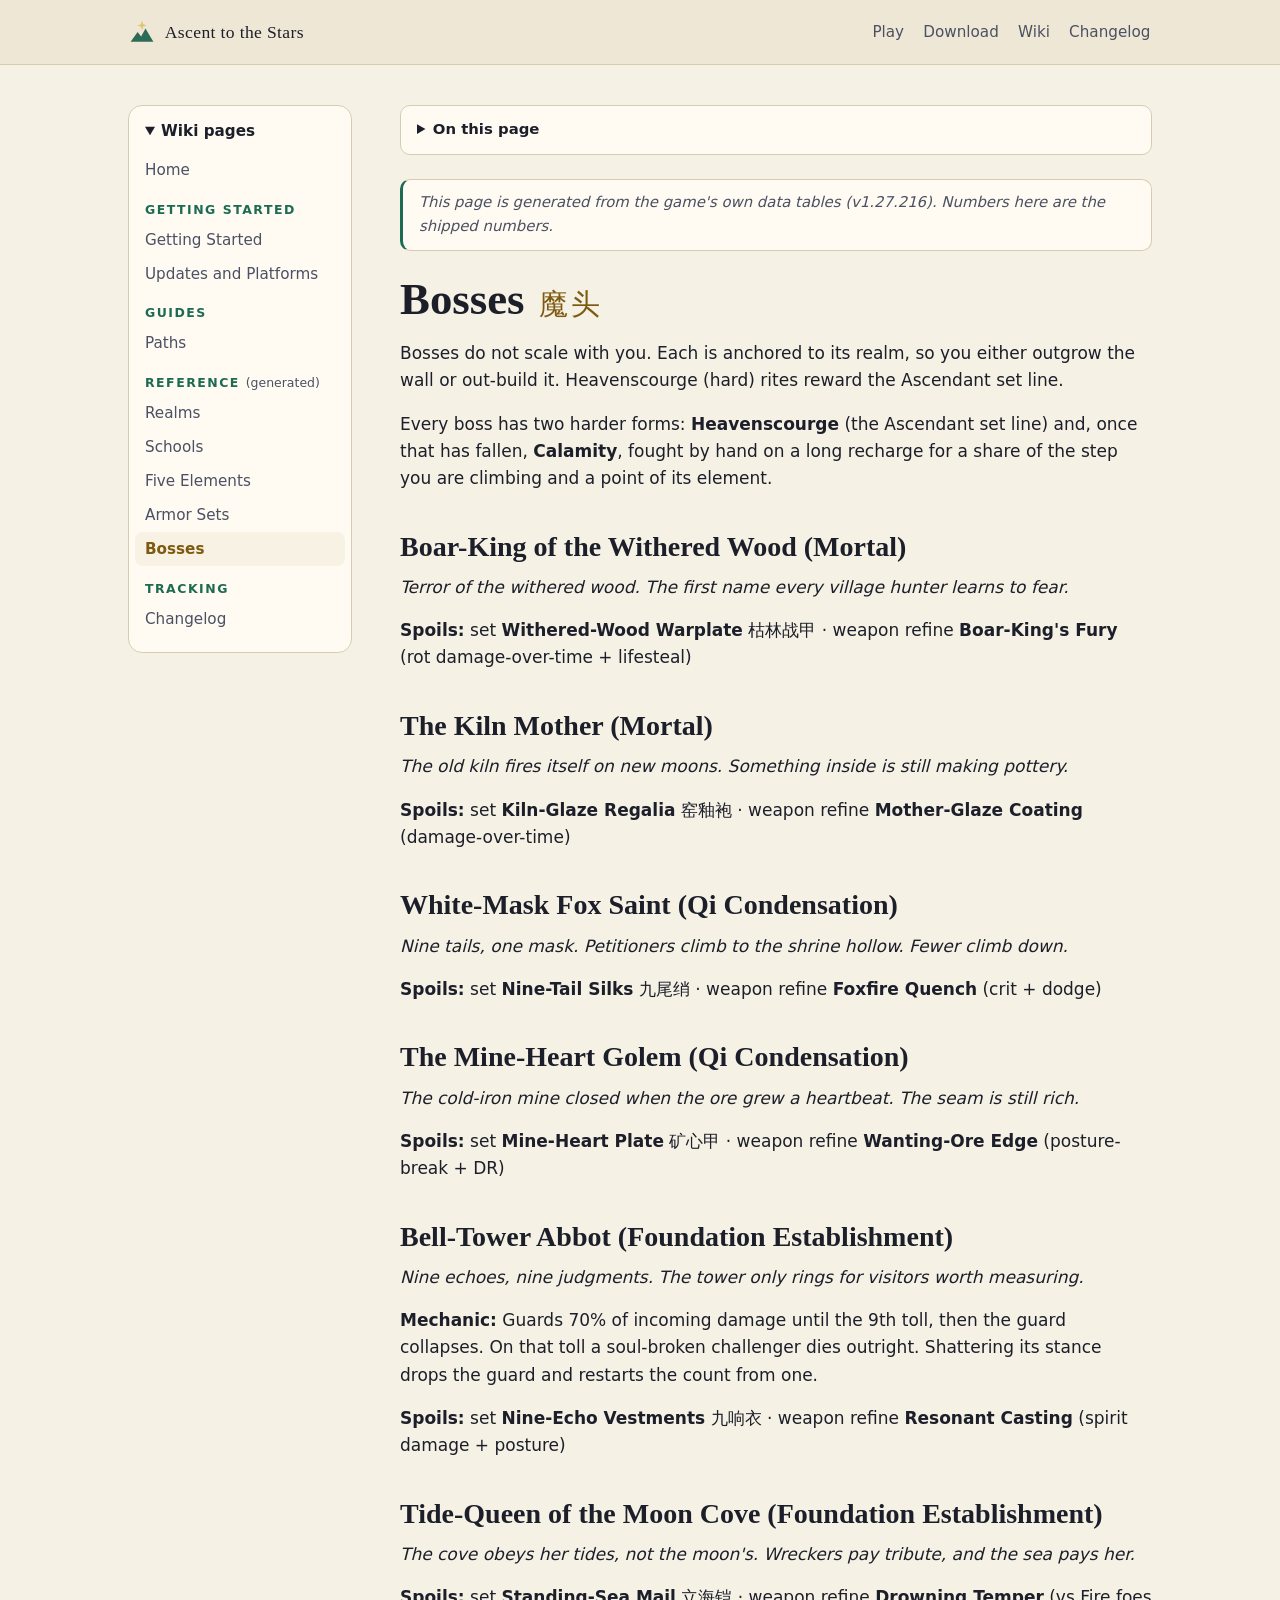
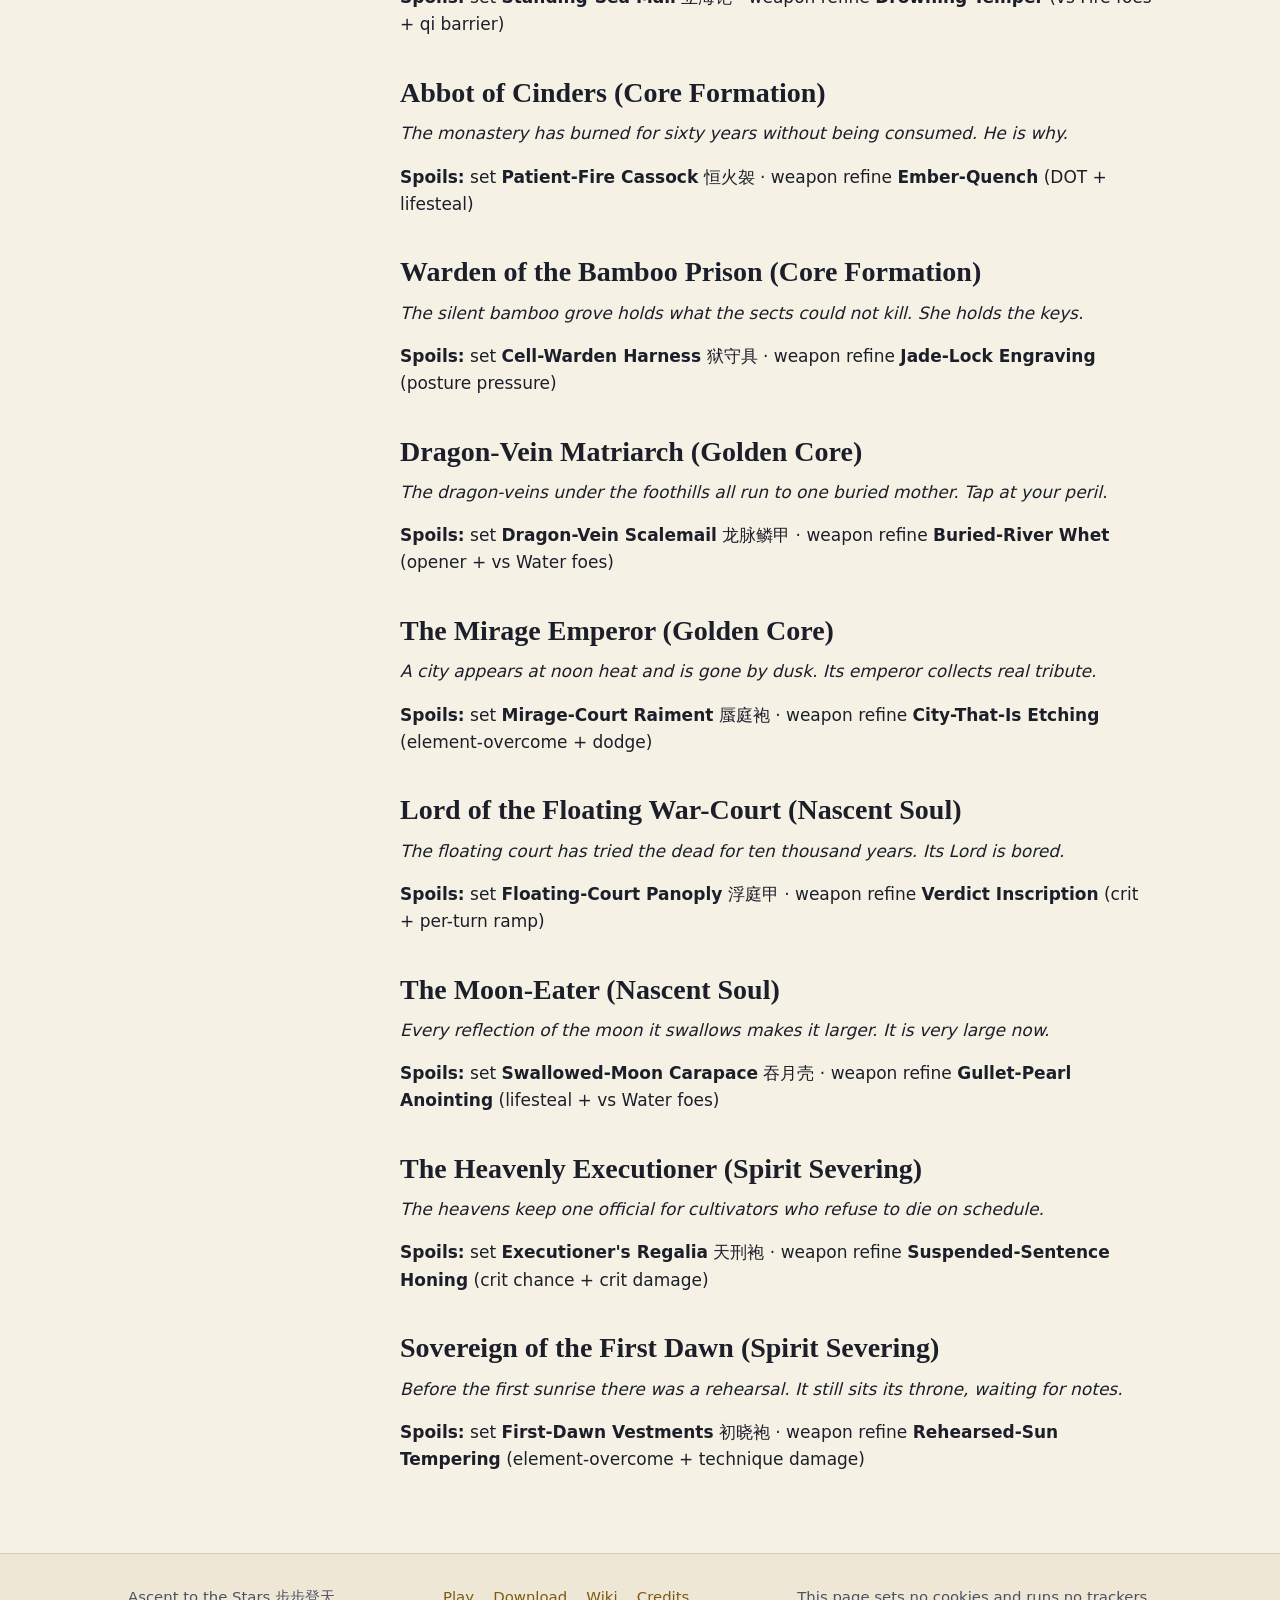
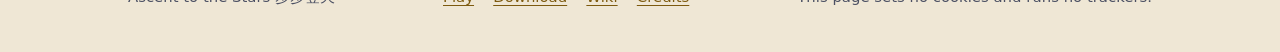
<file: wiki/bosses/index.html>
<!DOCTYPE html>
<html lang="en">
<head>
<meta charset="utf-8">
<meta name="viewport" content="width=device-width, initial-scale=1">
<title>Bosses · Ascent to the Stars wiki</title>
<meta name="description" content="Bosses do not scale with you. Each is anchored to its realm, so you either outgrow the wall or out-build it. Heavenscourge (hard) rites reward the…">
<meta name="color-scheme" content="dark light">
<meta name="theme-color" content="#0a0d18" media="(prefers-color-scheme: dark)">
<meta name="theme-color" content="#f6f1e5" media="(prefers-color-scheme: light)">
<link rel="canonical" href="https://ascenttothestars.github.io/wiki/bosses/">
<link rel="icon" href="/assets/favicon.svg" type="image/svg+xml">
<meta property="og:type" content="article">
<meta property="og:site_name" content="Ascent to the Stars">
<meta property="og:url" content="https://ascenttothestars.github.io/wiki/bosses/">
<meta property="og:title" content="Bosses · Ascent to the Stars wiki">
<meta property="og:description" content="Bosses do not scale with you. Each is anchored to its realm, so you either outgrow the wall or out-build it. Heavenscourge (hard) rites reward the…">
<link rel="stylesheet" href="/assets/site.css">
<link rel="stylesheet" href="/assets/wiki.css">
</head>
<body>
<a class="skip" href="#main">Skip to content</a>

<header class="site-header wiki-header">
  <div class="wrap">
    <a class="brand" href="/" aria-label="Ascent to the Stars, home">
      <svg viewBox="0 0 64 64" aria-hidden="true" focusable="false">
        <path d="M6 54 L22 32 L30 42 L40 24 L58 54 Z" fill="#2d6b59"/>
        <path d="M32 6 L34.6 14.4 L43 17 L34.6 19.6 L32 28 L29.4 19.6 L21 17 L29.4 14.4 Z" fill="#e2c46e"/>
      </svg>
      <span>Ascent to the Stars</span>
    </a>
    <nav class="site-nav" aria-label="Site">
      <ul>
        <li><a href="/game/">Play</a></li>
        <li><a href="/#download">Download</a></li>
        <li><a href="/wiki/">Wiki</a></li>
        <li><a href="/wiki/changelog/">Changelog</a></li>
      </ul>
    </nav>
  </div>
</header>

<div class="wrap wiki-layout">
  <nav class="wiki-nav" aria-label="Wiki pages">
    <details open>
      <summary>Wiki pages</summary>
      <ul><li><a href="/wiki/">Home</a></li></ul>
<p class="wiki-nav-group">Getting Started</p>
<ul><li><a href="/wiki/getting-started/">Getting Started</a></li><li><a href="/wiki/updates-and-platforms/">Updates and Platforms</a></li></ul>
<p class="wiki-nav-group">Guides</p>
<ul><li><a href="/wiki/paths/">Paths</a></li></ul>
<p class="wiki-nav-group">Reference <span>(generated)</span></p>
<ul><li><a href="/wiki/realms/">Realms</a></li><li><a href="/wiki/schools/">Schools</a></li><li><a href="/wiki/five-elements/">Five Elements</a></li><li><a href="/wiki/armor-sets/">Armor Sets</a></li><li><a href="/wiki/bosses/" aria-current="page">Bosses</a></li></ul>
<p class="wiki-nav-group">Tracking</p>
<ul><li><a href="/wiki/changelog/">Changelog</a></li></ul>
    </details>
  </nav>
  <script>if (!matchMedia('(min-width: 900px)').matches) document.querySelector('.wiki-nav details').open = false;</script>
  <main id="main" class="wiki">
    <details class="wiki-toc"><summary>On this page</summary><ol><li><a href="#boar-king-of-the-withered-wood-mortal">Boar-King of the Withered Wood (Mortal)</a></li><li><a href="#the-kiln-mother-mortal">The Kiln Mother (Mortal)</a></li><li><a href="#white-mask-fox-saint-qi-condensation">White-Mask Fox Saint (Qi Condensation)</a></li><li><a href="#the-mine-heart-golem-qi-condensation">The Mine-Heart Golem (Qi Condensation)</a></li><li><a href="#bell-tower-abbot-foundation-establishment">Bell-Tower Abbot (Foundation Establishment)</a></li><li><a href="#tide-queen-of-the-moon-cove-foundation-establishment">Tide-Queen of the Moon Cove (Foundation Establishment)</a></li><li><a href="#abbot-of-cinders-core-formation">Abbot of Cinders (Core Formation)</a></li><li><a href="#warden-of-the-bamboo-prison-core-formation">Warden of the Bamboo Prison (Core Formation)</a></li><li><a href="#dragon-vein-matriarch-golden-core">Dragon-Vein Matriarch (Golden Core)</a></li><li><a href="#the-mirage-emperor-golden-core">The Mirage Emperor (Golden Core)</a></li><li><a href="#lord-of-the-floating-war-court-nascent-soul">Lord of the Floating War-Court (Nascent Soul)</a></li><li><a href="#the-moon-eater-nascent-soul">The Moon-Eater (Nascent Soul)</a></li><li><a href="#the-heavenly-executioner-spirit-severing">The Heavenly Executioner (Spirit Severing)</a></li><li><a href="#sovereign-of-the-first-dawn-spirit-severing">Sovereign of the First Dawn (Spirit Severing)</a></li></ol></details>
    <blockquote><p><em>This page is generated from the game's own data tables (v1.27.216). Numbers here are the shipped numbers.</em></p></blockquote>
<h1 id="bosses">Bosses <span lang="zh-Hans">魔头</span></h1>
<p>Bosses do not scale with you. Each is anchored to its realm, so you either outgrow the wall or out-build it. Heavenscourge (hard) rites reward the Ascendant set line.</p>
<p>Every boss has two harder forms: <strong>Heavenscourge</strong> (the Ascendant set line) and, once that has fallen, <strong>Calamity</strong>, fought by hand on a long recharge for a share of the step you are climbing and a point of its element.</p>
<h2 id="boar-king-of-the-withered-wood-mortal">Boar-King of the Withered Wood (Mortal)</h2>
<p><em>Terror of the withered wood. The first name every village hunter learns to fear.</em></p>
<p><strong>Spoils:</strong> set <strong>Withered-Wood Warplate</strong> <span lang="zh-Hans">枯林战甲</span> · weapon refine <strong>Boar-King's Fury</strong> (rot damage-over-time + lifesteal)</p>
<h2 id="the-kiln-mother-mortal">The Kiln Mother (Mortal)</h2>
<p><em>The old kiln fires itself on new moons. Something inside is still making pottery.</em></p>
<p><strong>Spoils:</strong> set <strong>Kiln-Glaze Regalia</strong> <span lang="zh-Hans">窑釉袍</span> · weapon refine <strong>Mother-Glaze Coating</strong> (damage-over-time)</p>
<h2 id="white-mask-fox-saint-qi-condensation">White-Mask Fox Saint (Qi Condensation)</h2>
<p><em>Nine tails, one mask. Petitioners climb to the shrine hollow. Fewer climb down.</em></p>
<p><strong>Spoils:</strong> set <strong>Nine-Tail Silks</strong> <span lang="zh-Hans">九尾绡</span> · weapon refine <strong>Foxfire Quench</strong> (crit + dodge)</p>
<h2 id="the-mine-heart-golem-qi-condensation">The Mine-Heart Golem (Qi Condensation)</h2>
<p><em>The cold-iron mine closed when the ore grew a heartbeat. The seam is still rich.</em></p>
<p><strong>Spoils:</strong> set <strong>Mine-Heart Plate</strong> <span lang="zh-Hans">矿心甲</span> · weapon refine <strong>Wanting-Ore Edge</strong> (posture-break + DR)</p>
<h2 id="bell-tower-abbot-foundation-establishment">Bell-Tower Abbot (Foundation Establishment)</h2>
<p><em>Nine echoes, nine judgments. The tower only rings for visitors worth measuring.</em></p>
<p><strong>Mechanic:</strong> Guards 70% of incoming damage until the 9th toll, then the guard collapses. On that toll a soul-broken challenger dies outright. Shattering its stance drops the guard and restarts the count from one.</p>
<p><strong>Spoils:</strong> set <strong>Nine-Echo Vestments</strong> <span lang="zh-Hans">九响衣</span> · weapon refine <strong>Resonant Casting</strong> (spirit damage + posture)</p>
<h2 id="tide-queen-of-the-moon-cove-foundation-establishment">Tide-Queen of the Moon Cove (Foundation Establishment)</h2>
<p><em>The cove obeys her tides, not the moon's. Wreckers pay tribute, and the sea pays her.</em></p>
<p><strong>Spoils:</strong> set <strong>Standing-Sea Mail</strong> <span lang="zh-Hans">立海铠</span> · weapon refine <strong>Drowning Temper</strong> (vs Fire foes + qi barrier)</p>
<h2 id="abbot-of-cinders-core-formation">Abbot of Cinders (Core Formation)</h2>
<p><em>The monastery has burned for sixty years without being consumed. He is why.</em></p>
<p><strong>Spoils:</strong> set <strong>Patient-Fire Cassock</strong> <span lang="zh-Hans">恒火袈</span> · weapon refine <strong>Ember-Quench</strong> (DOT + lifesteal)</p>
<h2 id="warden-of-the-bamboo-prison-core-formation">Warden of the Bamboo Prison (Core Formation)</h2>
<p><em>The silent bamboo grove holds what the sects could not kill. She holds the keys.</em></p>
<p><strong>Spoils:</strong> set <strong>Cell-Warden Harness</strong> <span lang="zh-Hans">狱守具</span> · weapon refine <strong>Jade-Lock Engraving</strong> (posture pressure)</p>
<h2 id="dragon-vein-matriarch-golden-core">Dragon-Vein Matriarch (Golden Core)</h2>
<p><em>The dragon-veins under the foothills all run to one buried mother. Tap at your peril.</em></p>
<p><strong>Spoils:</strong> set <strong>Dragon-Vein Scalemail</strong> <span lang="zh-Hans">龙脉鳞甲</span> · weapon refine <strong>Buried-River Whet</strong> (opener + vs Water foes)</p>
<h2 id="the-mirage-emperor-golden-core">The Mirage Emperor (Golden Core)</h2>
<p><em>A city appears at noon heat and is gone by dusk. Its emperor collects real tribute.</em></p>
<p><strong>Spoils:</strong> set <strong>Mirage-Court Raiment</strong> <span lang="zh-Hans">蜃庭袍</span> · weapon refine <strong>City-That-Is Etching</strong> (element-overcome + dodge)</p>
<h2 id="lord-of-the-floating-war-court-nascent-soul">Lord of the Floating War-Court (Nascent Soul)</h2>
<p><em>The floating court has tried the dead for ten thousand years. Its Lord is bored.</em></p>
<p><strong>Spoils:</strong> set <strong>Floating-Court Panoply</strong> <span lang="zh-Hans">浮庭甲</span> · weapon refine <strong>Verdict Inscription</strong> (crit + per-turn ramp)</p>
<h2 id="the-moon-eater-nascent-soul">The Moon-Eater (Nascent Soul)</h2>
<p><em>Every reflection of the moon it swallows makes it larger. It is very large now.</em></p>
<p><strong>Spoils:</strong> set <strong>Swallowed-Moon Carapace</strong> <span lang="zh-Hans">吞月壳</span> · weapon refine <strong>Gullet-Pearl Anointing</strong> (lifesteal + vs Water foes)</p>
<h2 id="the-heavenly-executioner-spirit-severing">The Heavenly Executioner (Spirit Severing)</h2>
<p><em>The heavens keep one official for cultivators who refuse to die on schedule.</em></p>
<p><strong>Spoils:</strong> set <strong>Executioner's Regalia</strong> <span lang="zh-Hans">天刑袍</span> · weapon refine <strong>Suspended-Sentence Honing</strong> (crit chance + crit damage)</p>
<h2 id="sovereign-of-the-first-dawn-spirit-severing">Sovereign of the First Dawn (Spirit Severing)</h2>
<p><em>Before the first sunrise there was a rehearsal. It still sits its throne, waiting for notes.</em></p>
<p><strong>Spoils:</strong> set <strong>First-Dawn Vestments</strong> <span lang="zh-Hans">初晓袍</span> · weapon refine <strong>Rehearsed-Sun Tempering</strong> (element-overcome + technique damage)</p>
  </main>
</div>

<footer class="site-footer">
  <div class="wrap">
    <p>Ascent to the Stars <span lang="zh-Hans">步步登天</span></p>
    <ul>
      <li><a href="/game/">Play</a></li>
      <li><a href="/#download">Download</a></li>
      <li><a href="/wiki/">Wiki</a></li>
      <li><a href="/#credits">Credits</a></li>
    </ul>
    <p class="small">This page sets no cookies and runs no trackers.</p>
  </div>
</footer>
</body>
</html>
</file>
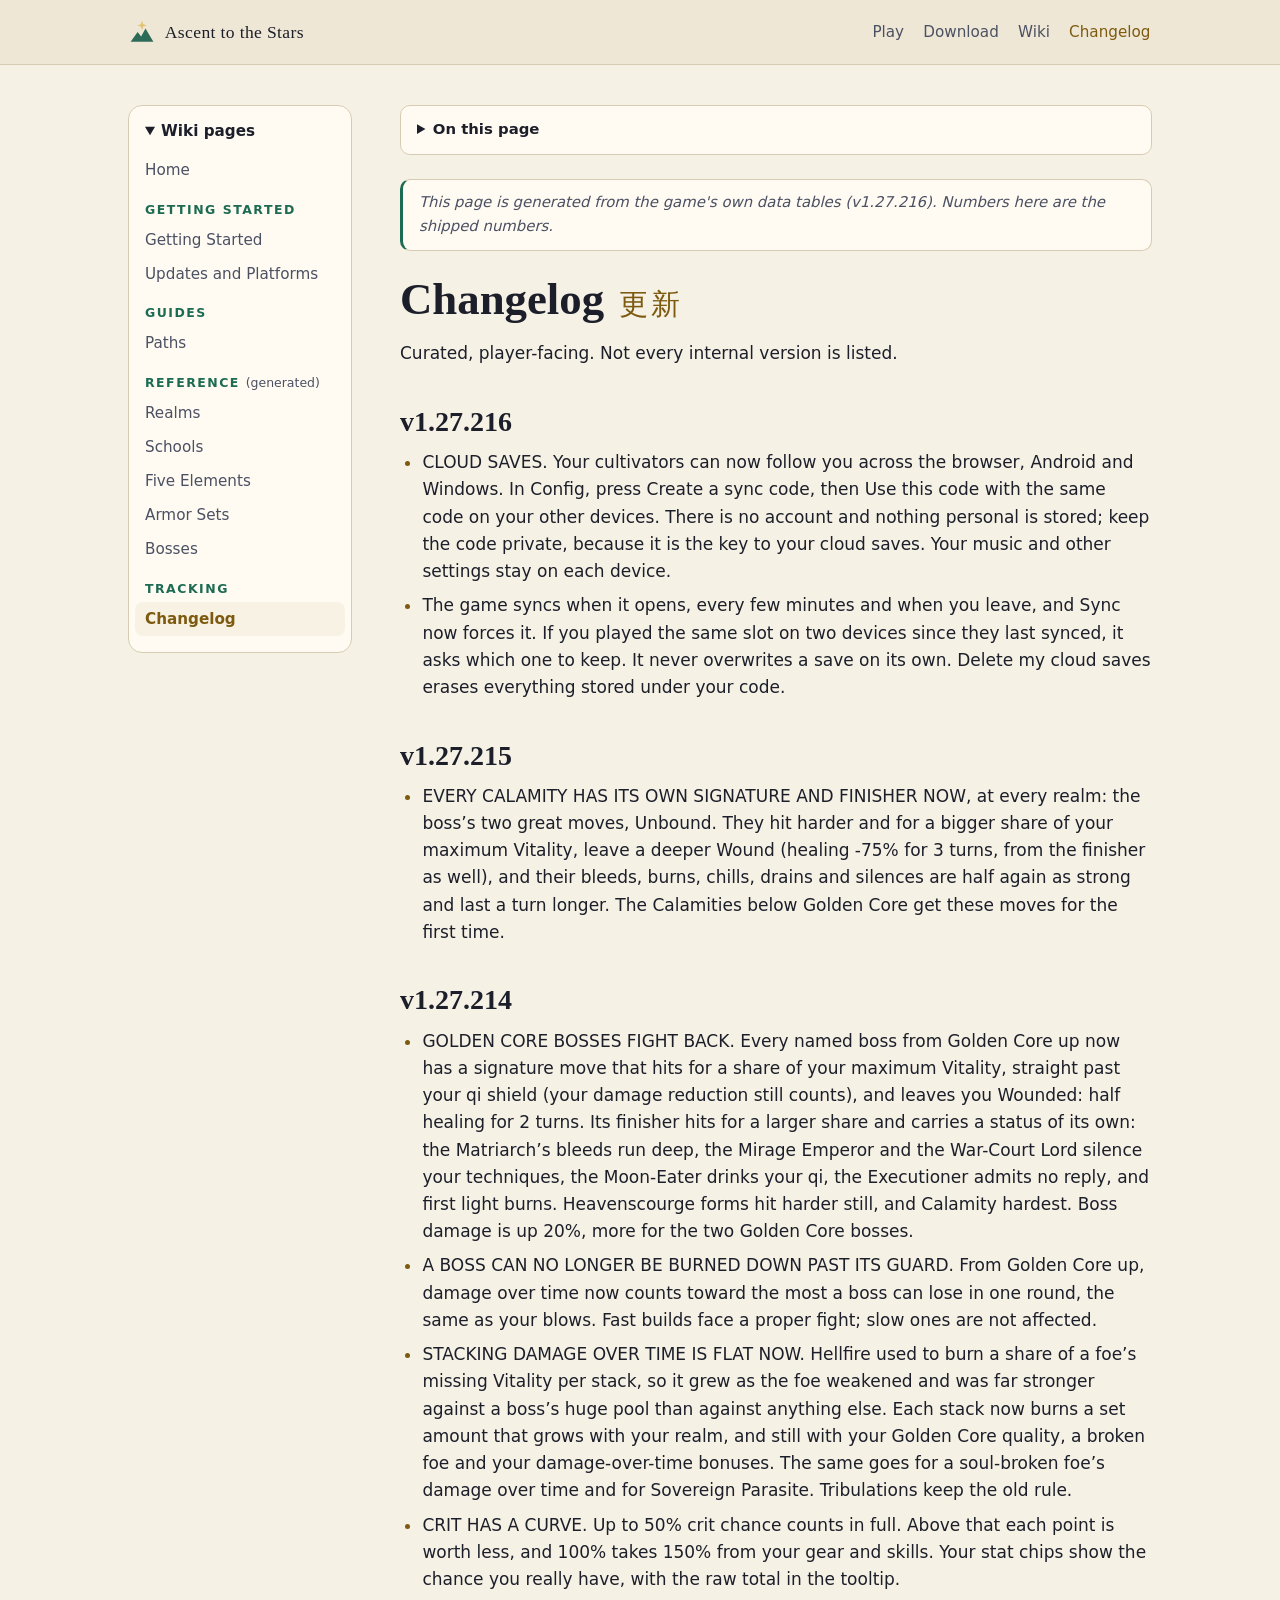
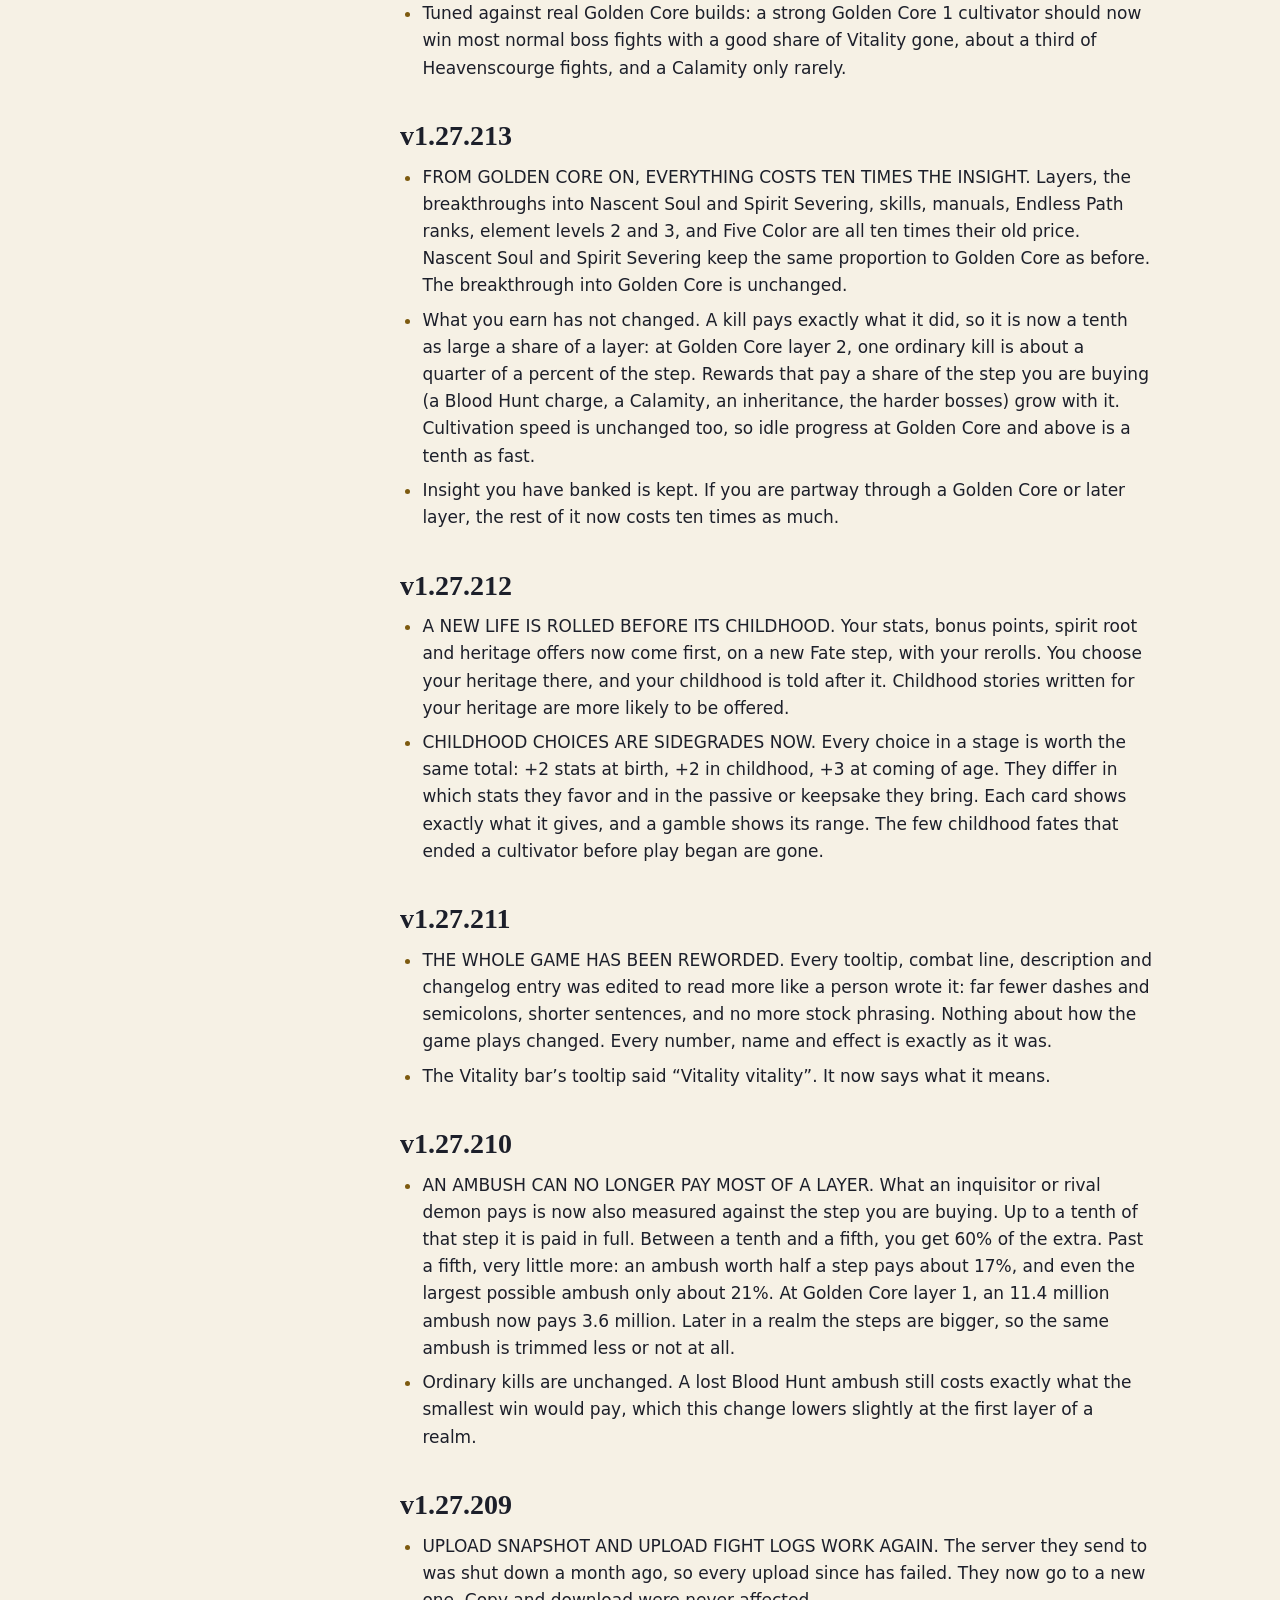
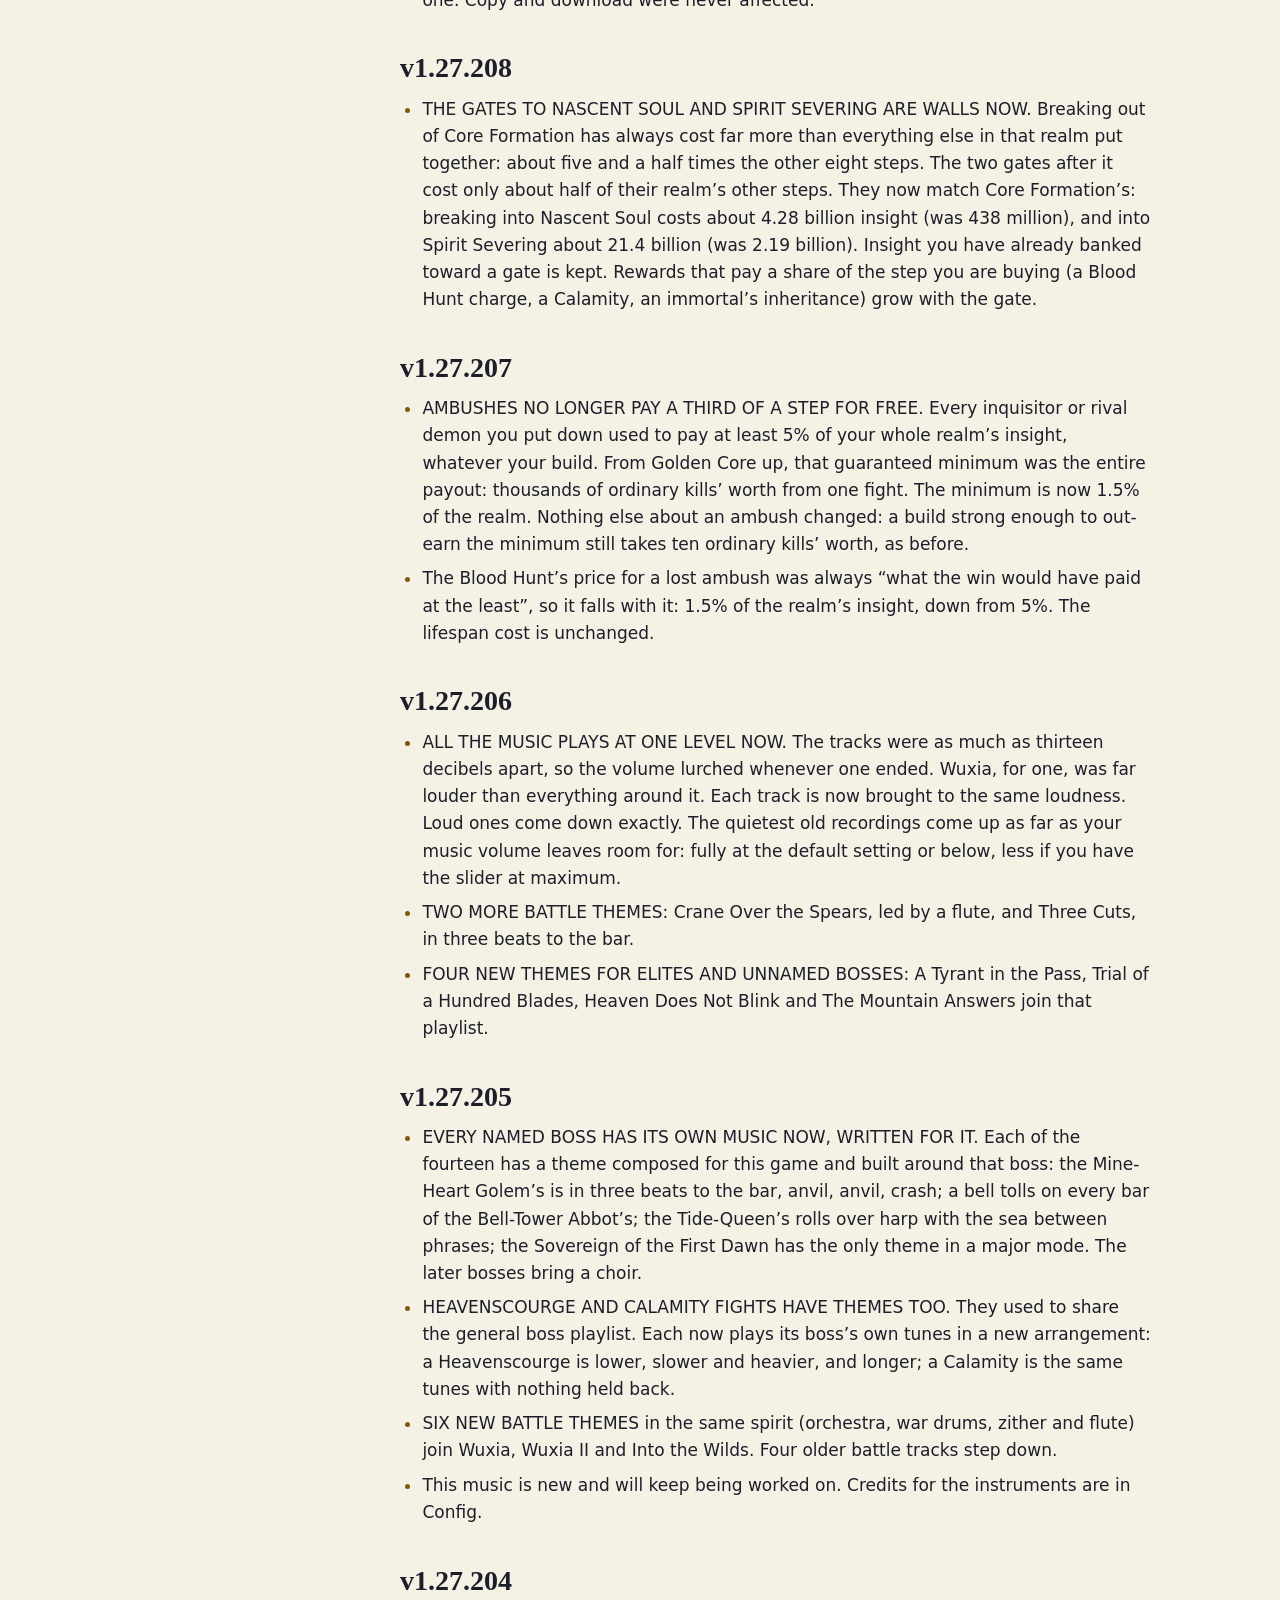
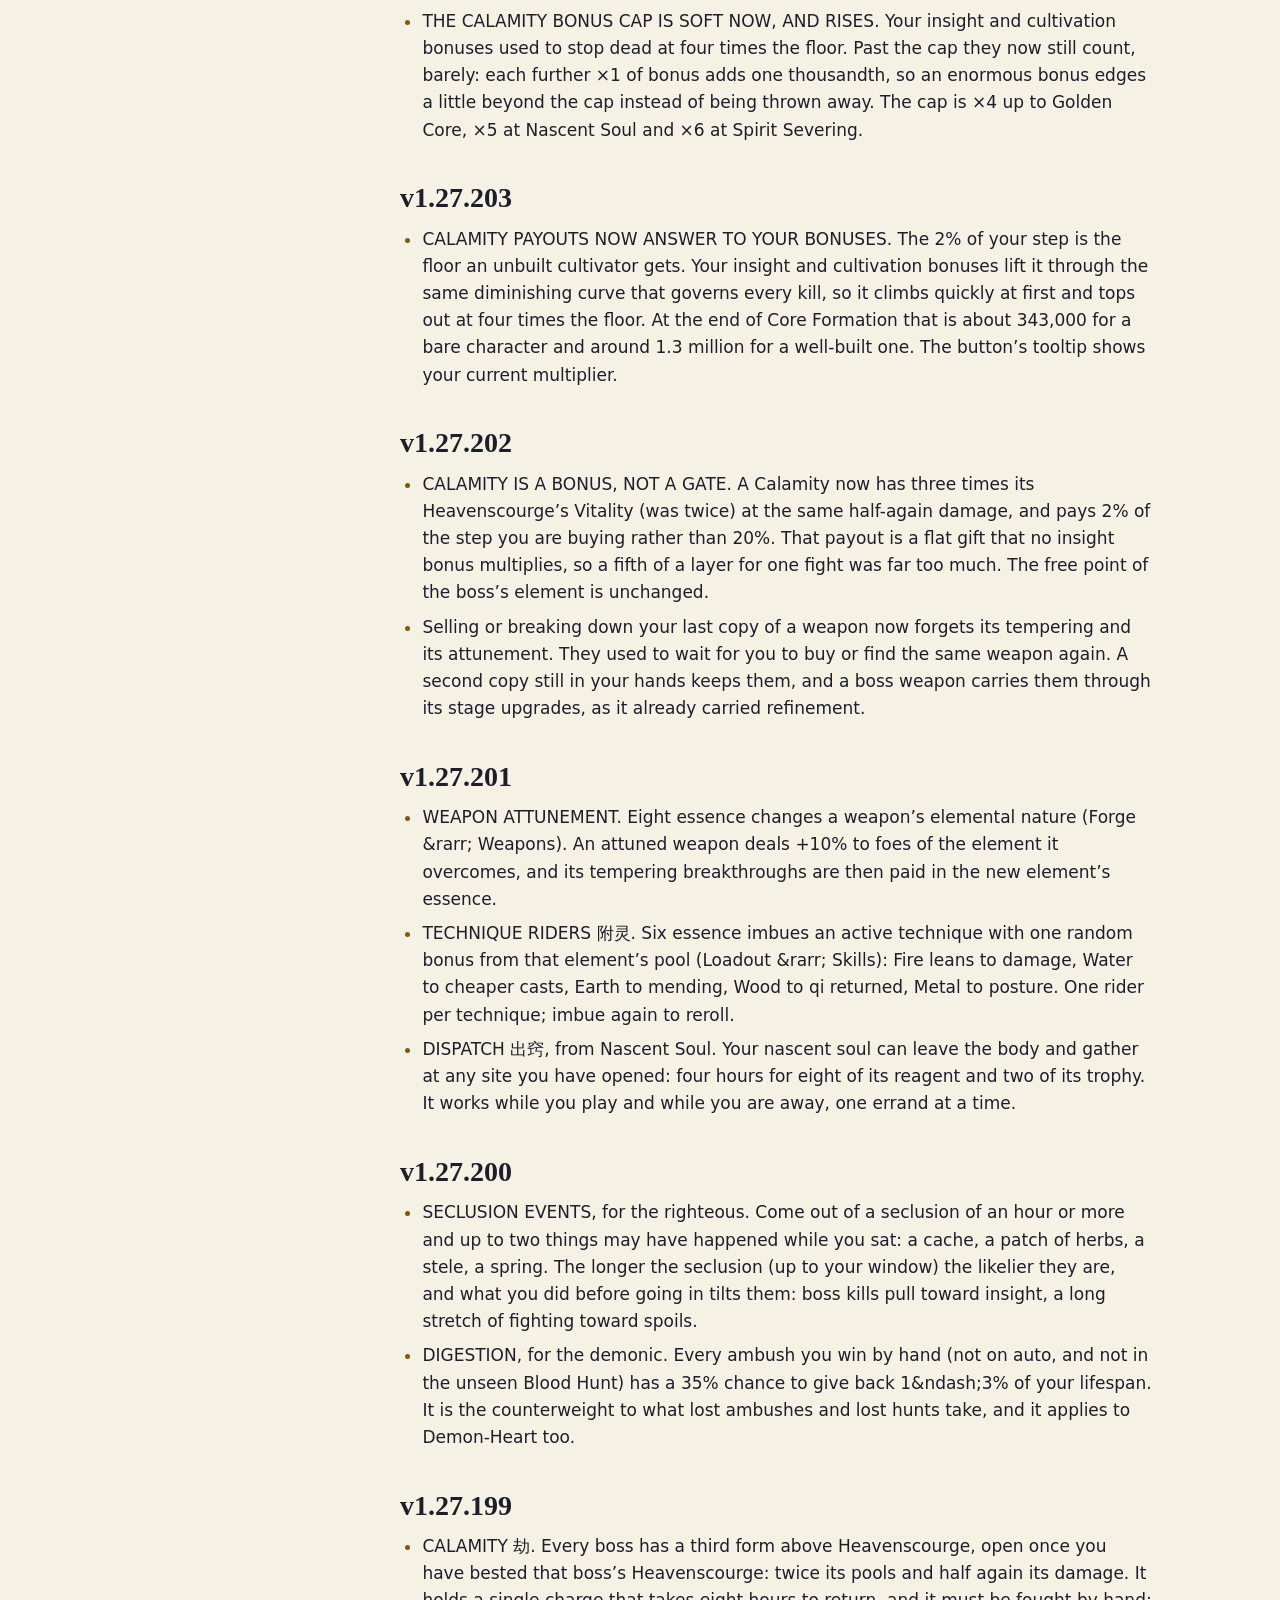
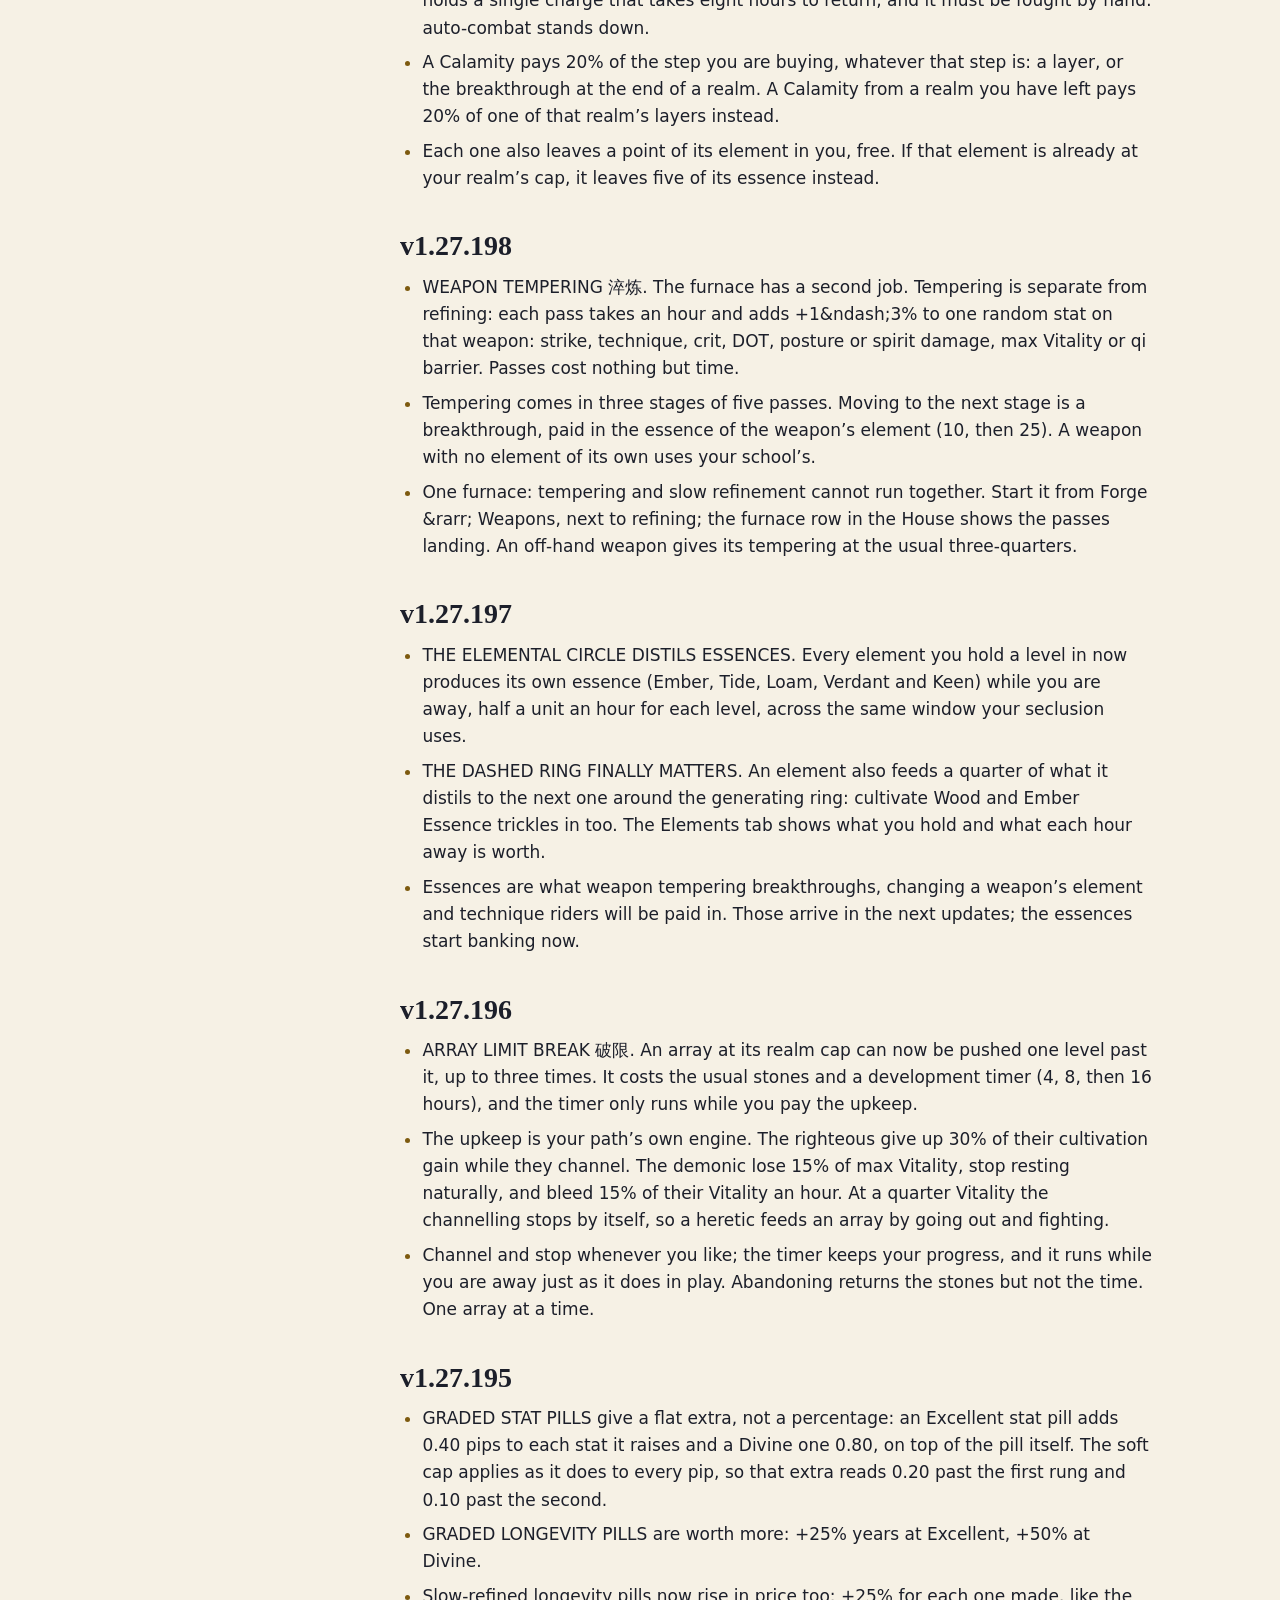
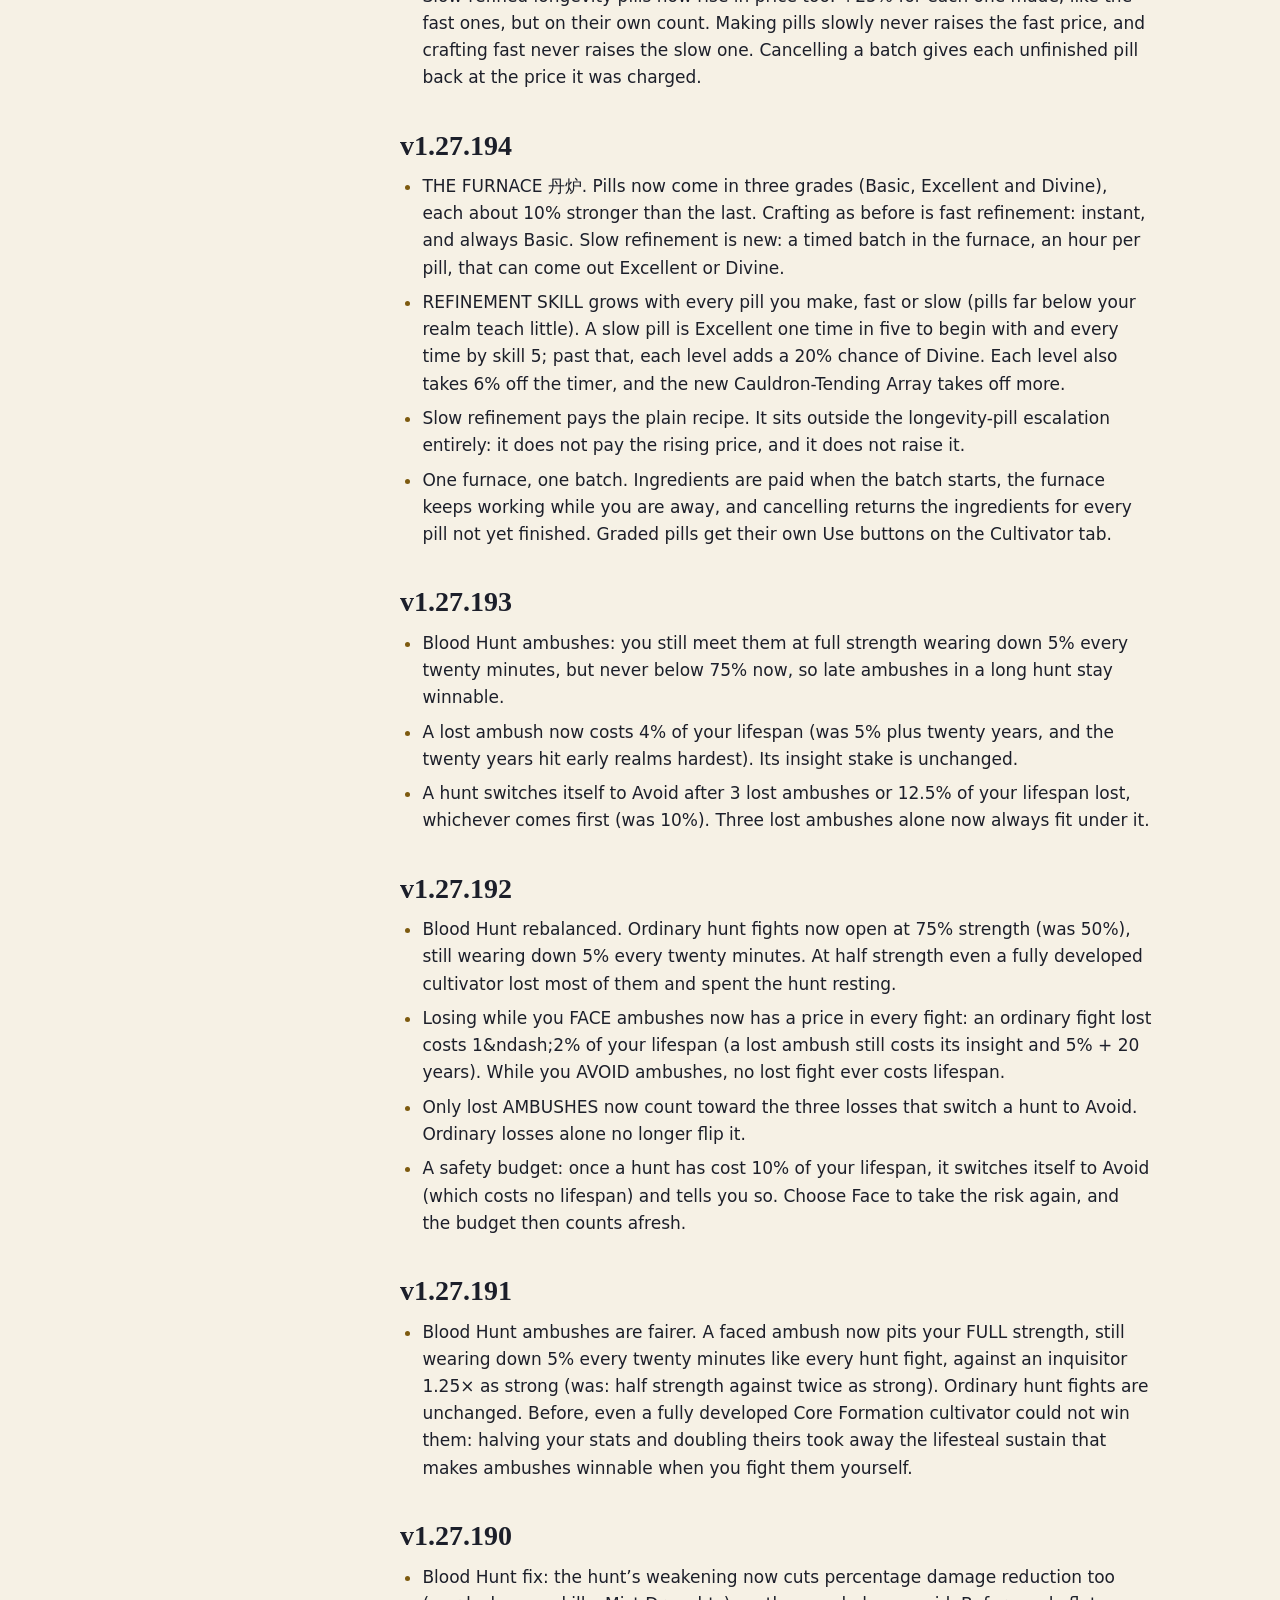
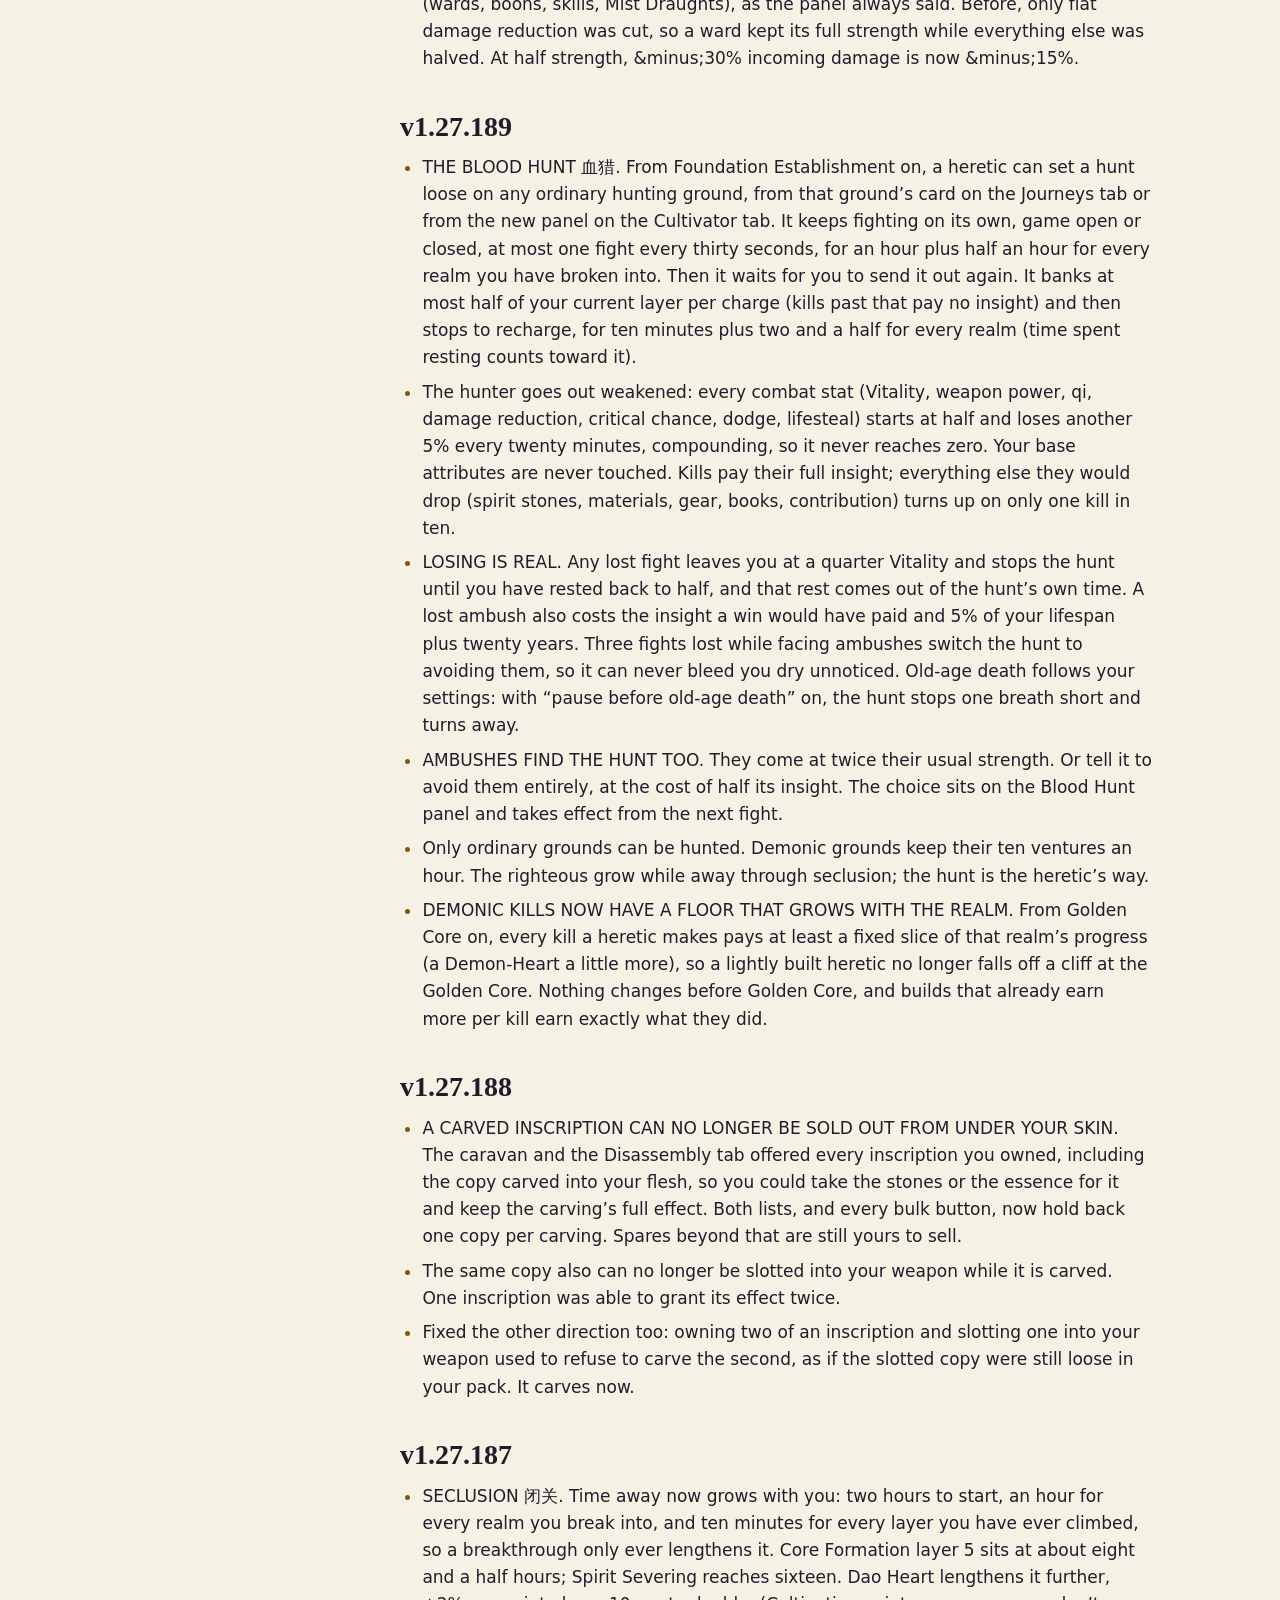
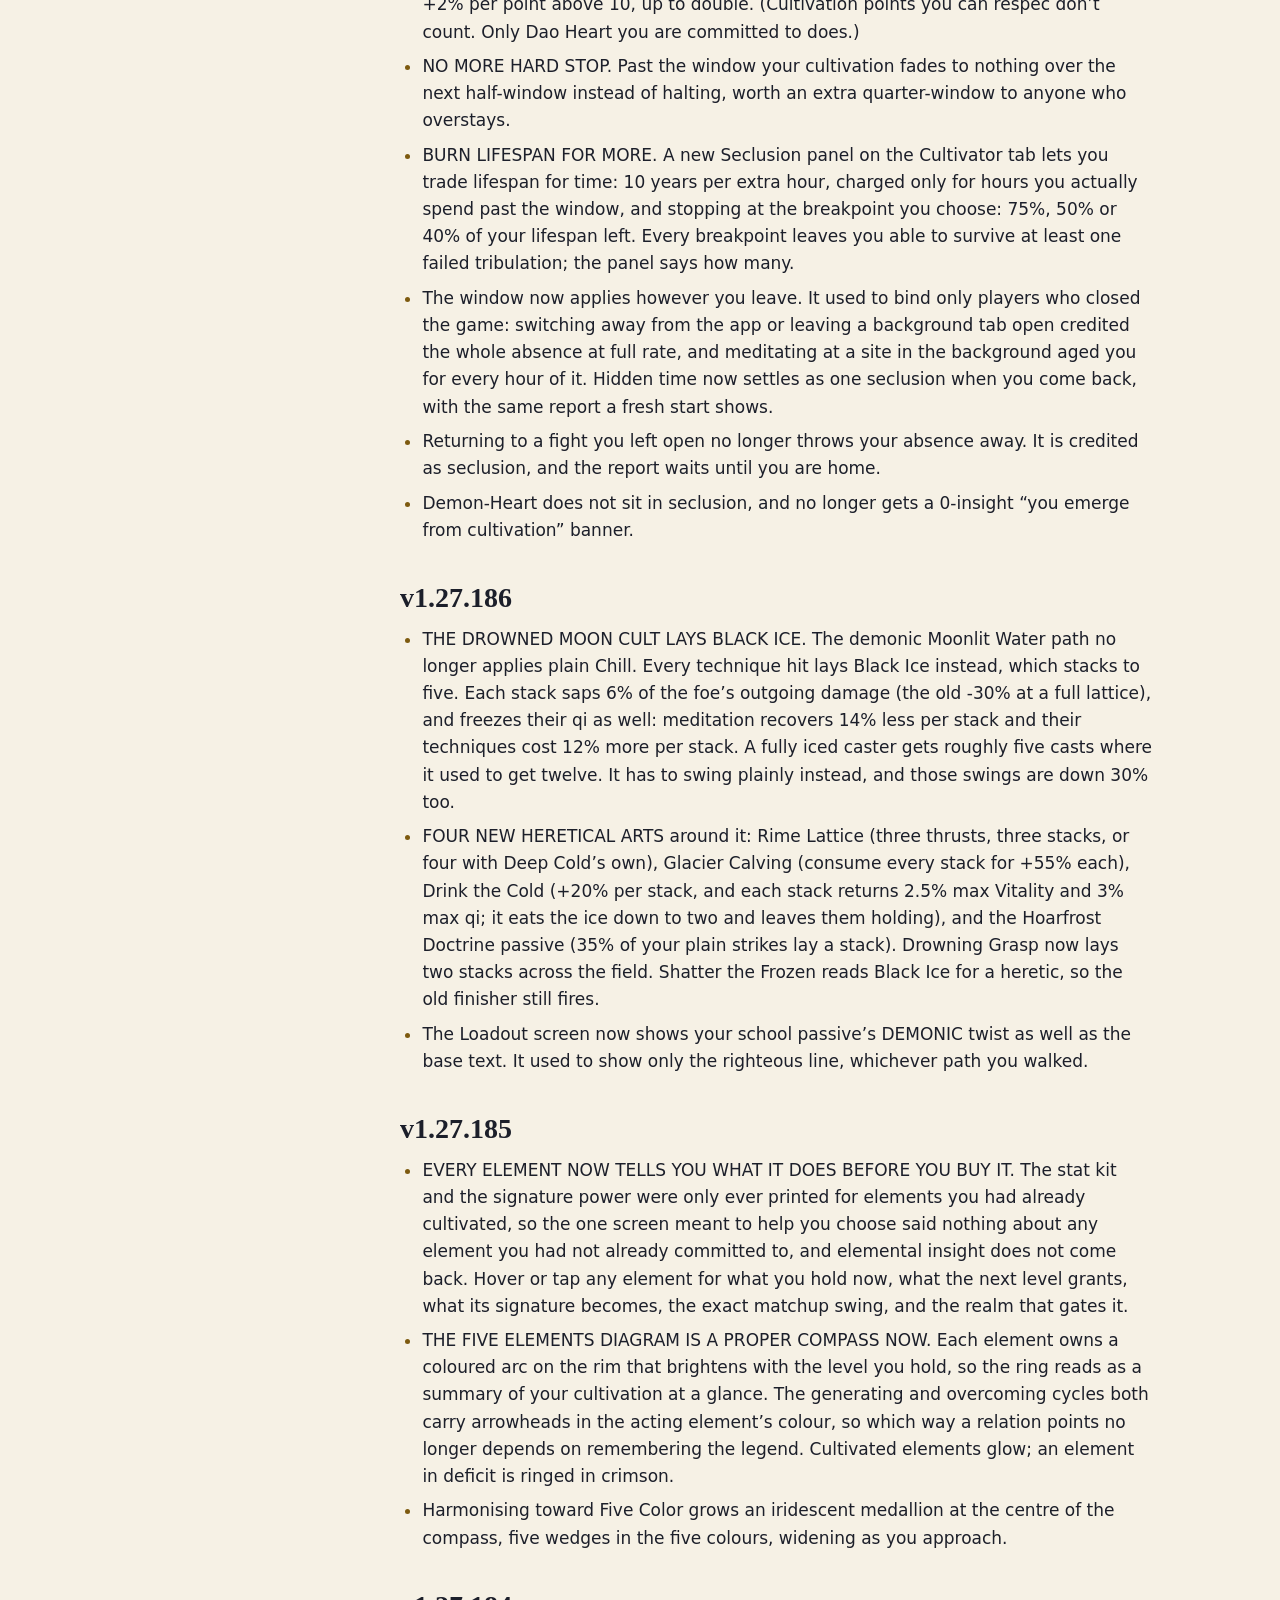
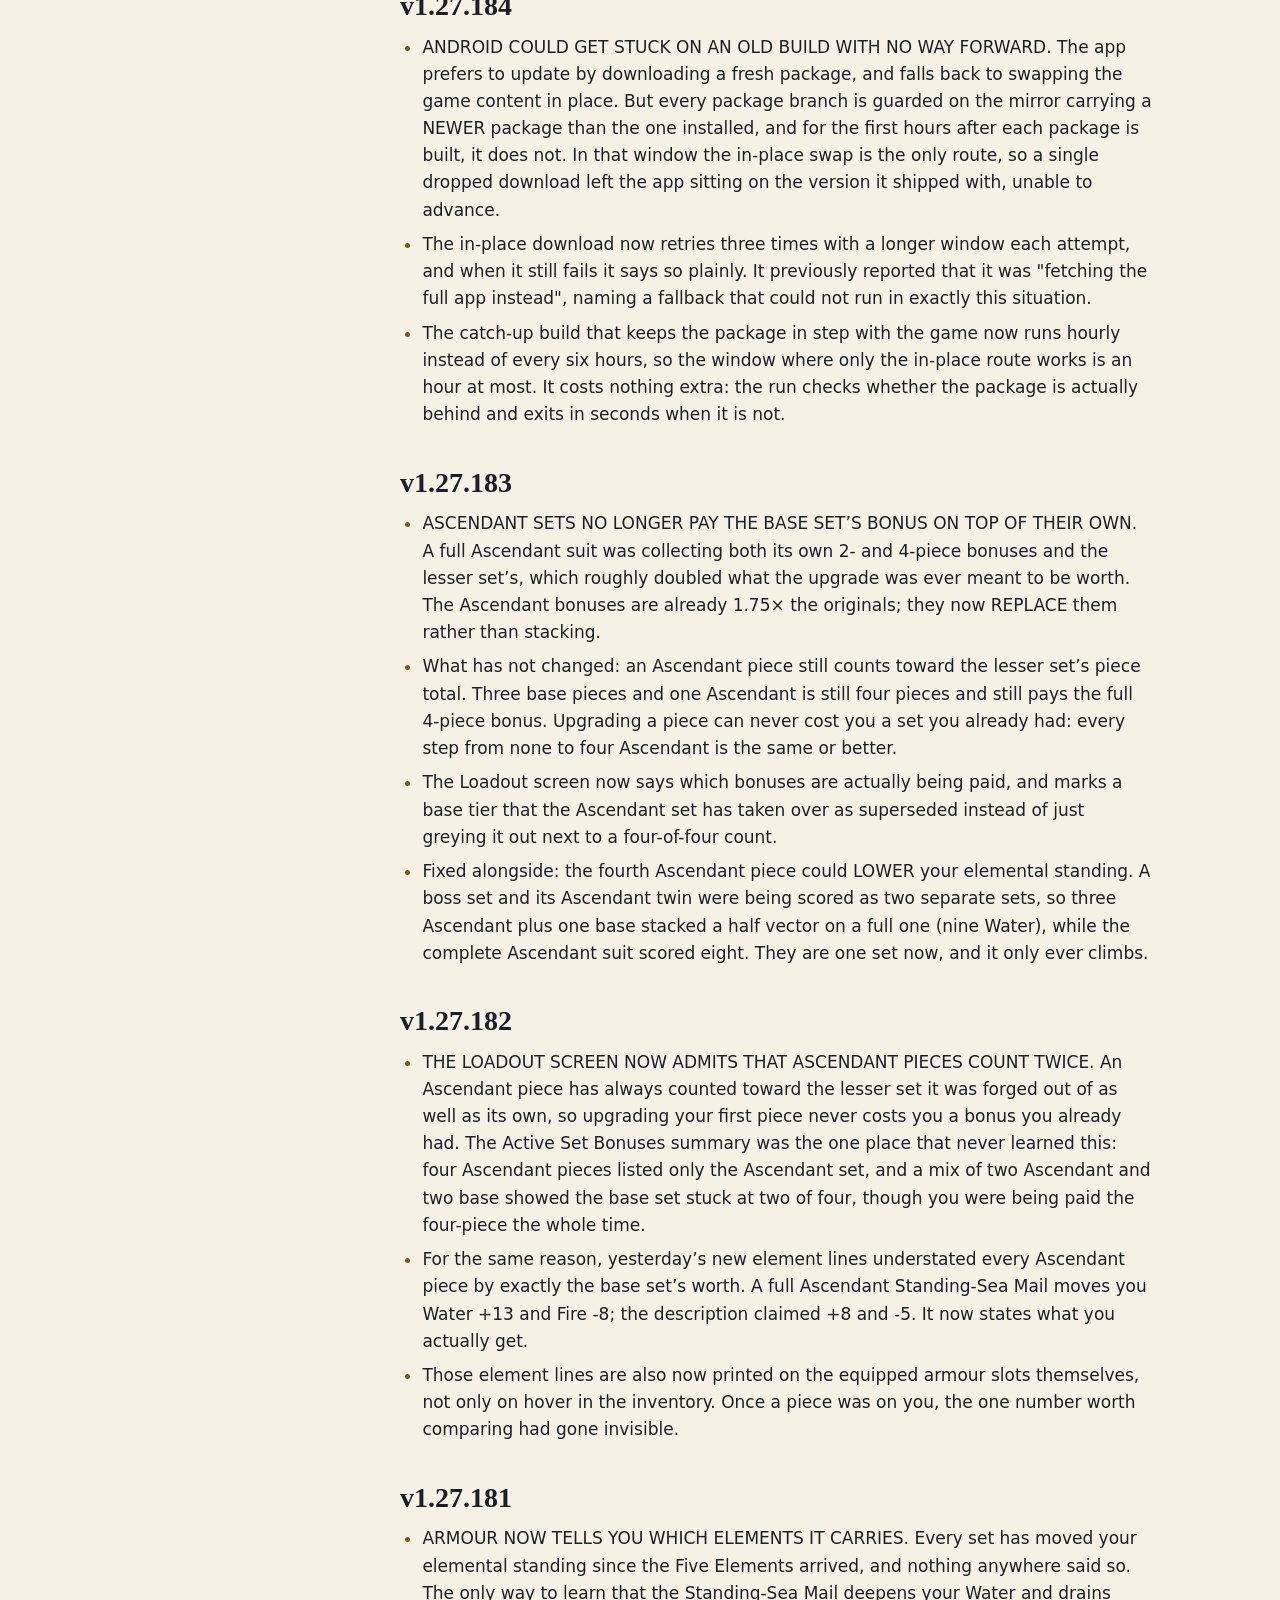
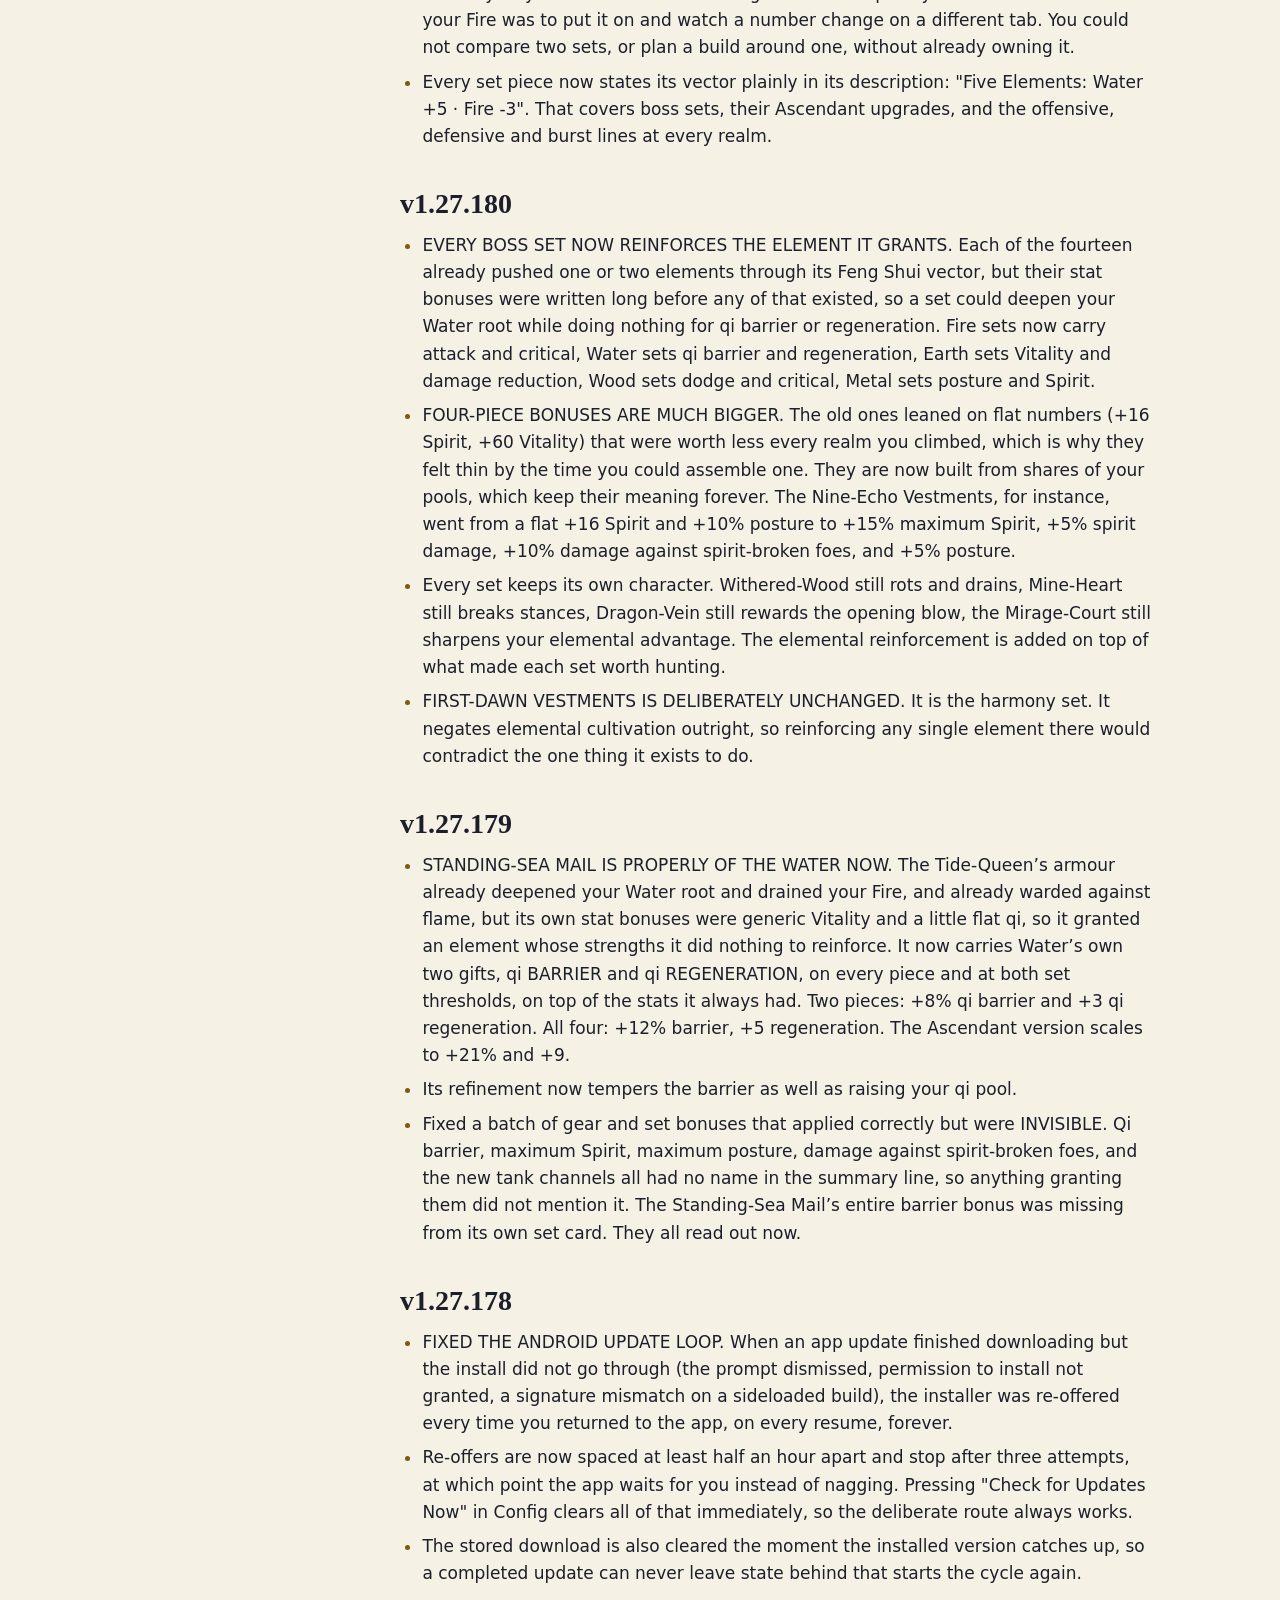
<file: wiki/changelog/index.html>
<!DOCTYPE html>
<html lang="en">
<head>
<meta charset="utf-8">
<meta name="viewport" content="width=device-width, initial-scale=1">
<title>Changelog · Ascent to the Stars wiki</title>
<meta name="description" content="Curated, player-facing. Not every internal version is listed.">
<meta name="color-scheme" content="dark light">
<meta name="theme-color" content="#0a0d18" media="(prefers-color-scheme: dark)">
<meta name="theme-color" content="#f6f1e5" media="(prefers-color-scheme: light)">
<link rel="canonical" href="https://ascenttothestars.github.io/wiki/changelog/">
<link rel="icon" href="/assets/favicon.svg" type="image/svg+xml">
<meta property="og:type" content="article">
<meta property="og:site_name" content="Ascent to the Stars">
<meta property="og:url" content="https://ascenttothestars.github.io/wiki/changelog/">
<meta property="og:title" content="Changelog · Ascent to the Stars wiki">
<meta property="og:description" content="Curated, player-facing. Not every internal version is listed.">
<link rel="stylesheet" href="/assets/site.css">
<link rel="stylesheet" href="/assets/wiki.css">
</head>
<body>
<a class="skip" href="#main">Skip to content</a>

<header class="site-header wiki-header">
  <div class="wrap">
    <a class="brand" href="/" aria-label="Ascent to the Stars, home">
      <svg viewBox="0 0 64 64" aria-hidden="true" focusable="false">
        <path d="M6 54 L22 32 L30 42 L40 24 L58 54 Z" fill="#2d6b59"/>
        <path d="M32 6 L34.6 14.4 L43 17 L34.6 19.6 L32 28 L29.4 19.6 L21 17 L29.4 14.4 Z" fill="#e2c46e"/>
      </svg>
      <span>Ascent to the Stars</span>
    </a>
    <nav class="site-nav" aria-label="Site">
      <ul>
        <li><a href="/game/">Play</a></li>
        <li><a href="/#download">Download</a></li>
        <li><a href="/wiki/">Wiki</a></li>
        <li><a href="/wiki/changelog/" aria-current="page">Changelog</a></li>
      </ul>
    </nav>
  </div>
</header>

<div class="wrap wiki-layout">
  <nav class="wiki-nav" aria-label="Wiki pages">
    <details open>
      <summary>Wiki pages</summary>
      <ul><li><a href="/wiki/">Home</a></li></ul>
<p class="wiki-nav-group">Getting Started</p>
<ul><li><a href="/wiki/getting-started/">Getting Started</a></li><li><a href="/wiki/updates-and-platforms/">Updates and Platforms</a></li></ul>
<p class="wiki-nav-group">Guides</p>
<ul><li><a href="/wiki/paths/">Paths</a></li></ul>
<p class="wiki-nav-group">Reference <span>(generated)</span></p>
<ul><li><a href="/wiki/realms/">Realms</a></li><li><a href="/wiki/schools/">Schools</a></li><li><a href="/wiki/five-elements/">Five Elements</a></li><li><a href="/wiki/armor-sets/">Armor Sets</a></li><li><a href="/wiki/bosses/">Bosses</a></li></ul>
<p class="wiki-nav-group">Tracking</p>
<ul><li><a href="/wiki/changelog/" aria-current="page">Changelog</a></li></ul>
    </details>
  </nav>
  <script>if (!matchMedia('(min-width: 900px)').matches) document.querySelector('.wiki-nav details').open = false;</script>
  <main id="main" class="wiki">
    <details class="wiki-toc"><summary>On this page</summary><ol><li><a href="#v1.27.216">v1.27.216</a></li><li><a href="#v1.27.215">v1.27.215</a></li><li><a href="#v1.27.214">v1.27.214</a></li><li><a href="#v1.27.213">v1.27.213</a></li><li><a href="#v1.27.212">v1.27.212</a></li><li><a href="#v1.27.211">v1.27.211</a></li><li><a href="#v1.27.210">v1.27.210</a></li><li><a href="#v1.27.209">v1.27.209</a></li><li><a href="#v1.27.208">v1.27.208</a></li><li><a href="#v1.27.207">v1.27.207</a></li><li><a href="#v1.27.206">v1.27.206</a></li><li><a href="#v1.27.205">v1.27.205</a></li><li><a href="#v1.27.204">v1.27.204</a></li><li><a href="#v1.27.203">v1.27.203</a></li><li><a href="#v1.27.202">v1.27.202</a></li><li><a href="#v1.27.201">v1.27.201</a></li><li><a href="#v1.27.200">v1.27.200</a></li><li><a href="#v1.27.199">v1.27.199</a></li><li><a href="#v1.27.198">v1.27.198</a></li><li><a href="#v1.27.197">v1.27.197</a></li><li><a href="#v1.27.196">v1.27.196</a></li><li><a href="#v1.27.195">v1.27.195</a></li><li><a href="#v1.27.194">v1.27.194</a></li><li><a href="#v1.27.193">v1.27.193</a></li><li><a href="#v1.27.192">v1.27.192</a></li><li><a href="#v1.27.191">v1.27.191</a></li><li><a href="#v1.27.190">v1.27.190</a></li><li><a href="#v1.27.189">v1.27.189</a></li><li><a href="#v1.27.188">v1.27.188</a></li><li><a href="#v1.27.187">v1.27.187</a></li><li><a href="#v1.27.186">v1.27.186</a></li><li><a href="#v1.27.185">v1.27.185</a></li><li><a href="#v1.27.184">v1.27.184</a></li><li><a href="#v1.27.183">v1.27.183</a></li><li><a href="#v1.27.182">v1.27.182</a></li><li><a href="#v1.27.181">v1.27.181</a></li><li><a href="#v1.27.180">v1.27.180</a></li><li><a href="#v1.27.179">v1.27.179</a></li><li><a href="#v1.27.178">v1.27.178</a></li><li><a href="#v1.27.177">v1.27.177</a></li><li><a href="#v1.27.176">v1.27.176</a></li><li><a href="#v1.27.175">v1.27.175</a></li><li><a href="#v1.27.174">v1.27.174</a></li><li><a href="#v1.27.173">v1.27.173</a></li><li><a href="#v1.27.172">v1.27.172</a></li><li><a href="#v1.27.171">v1.27.171</a></li><li><a href="#v1.27.170">v1.27.170</a></li><li><a href="#v1.27.169">v1.27.169</a></li><li><a href="#v1.27.168">v1.27.168</a></li><li><a href="#v1.27.167">v1.27.167</a></li><li><a href="#v1.27.166">v1.27.166</a></li><li><a href="#v1.27.165">v1.27.165</a></li><li><a href="#v1.27.160">v1.27.160</a></li><li><a href="#v1.27.159">v1.27.159</a></li><li><a href="#v1.27.158">v1.27.158</a></li><li><a href="#v1.27.157">v1.27.157</a></li><li><a href="#v1.27.156">v1.27.156</a></li><li><a href="#v1.27.155">v1.27.155</a></li><li><a href="#v1.27.154">v1.27.154</a></li><li><a href="#v1.27.153">v1.27.153</a></li><li><a href="#v1.27.152">v1.27.152</a></li><li><a href="#v1.27.151">v1.27.151</a></li><li><a href="#v1.27.150">v1.27.150</a></li><li><a href="#v1.27.149">v1.27.149</a></li><li><a href="#v1.27.148">v1.27.148</a></li><li><a href="#v1.27.147">v1.27.147</a></li><li><a href="#v1.27.146">v1.27.146</a></li><li><a href="#v1.27.145">v1.27.145</a></li><li><a href="#v1.27.144">v1.27.144</a></li><li><a href="#v1.27.143">v1.27.143</a></li><li><a href="#v1.27.142">v1.27.142</a></li><li><a href="#v1.27.141">v1.27.141</a></li><li><a href="#v1.27.140">v1.27.140</a></li><li><a href="#v1.27.139">v1.27.139</a></li><li><a href="#v1.27.138">v1.27.138</a></li><li><a href="#v1.27.137">v1.27.137</a></li><li><a href="#v1.27.136">v1.27.136</a></li><li><a href="#v1.27.135">v1.27.135</a></li><li><a href="#v1.27.134">v1.27.134</a></li><li><a href="#v1.27.133">v1.27.133</a></li><li><a href="#v1.27.132">v1.27.132</a></li><li><a href="#v1.27.131">v1.27.131</a></li><li><a href="#v1.27.130">v1.27.130</a></li><li><a href="#v1.27.129">v1.27.129</a></li><li><a href="#v1.27.128">v1.27.128</a></li><li><a href="#v1.27.127">v1.27.127</a></li><li><a href="#v1.27.126">v1.27.126</a></li><li><a href="#v1.27.125">v1.27.125</a></li><li><a href="#v1.27.124">v1.27.124</a></li><li><a href="#v1.27.123">v1.27.123</a></li><li><a href="#v1.27.122">v1.27.122</a></li><li><a href="#v1.27.121">v1.27.121</a></li><li><a href="#v1.27.120">v1.27.120</a></li><li><a href="#v1.27.119">v1.27.119</a></li><li><a href="#v1.27.118">v1.27.118</a></li><li><a href="#v1.27.117">v1.27.117</a></li><li><a href="#v1.27.116">v1.27.116</a></li><li><a href="#v1.27.115">v1.27.115</a></li><li><a href="#v1.27.114">v1.27.114</a></li><li><a href="#v1.27.113">v1.27.113</a></li><li><a href="#v1.27.112">v1.27.112</a></li><li><a href="#v1.27.111">v1.27.111</a></li><li><a href="#v1.27.110">v1.27.110</a></li><li><a href="#v1.27.109">v1.27.109</a></li><li><a href="#v1.27.108">v1.27.108</a></li><li><a href="#v1.27.107">v1.27.107</a></li><li><a href="#v1.27.106">v1.27.106</a></li><li><a href="#v1.27.105">v1.27.105</a></li><li><a href="#v1.27.104">v1.27.104</a></li><li><a href="#v1.27.101">v1.27.101</a></li><li><a href="#v1.27.99">v1.27.99</a></li><li><a href="#v1.27.98">v1.27.98</a></li><li><a href="#v1.27.92">v1.27.92</a></li><li><a href="#v1.27.91">v1.27.91</a></li><li><a href="#v1.27.90">v1.27.90</a></li><li><a href="#v1.27.89">v1.27.89</a></li><li><a href="#v1.27.84">v1.27.84</a></li><li><a href="#v1.27.80">v1.27.80</a></li><li><a href="#v1.27.74">v1.27.74</a></li></ol></details>
    <blockquote><p><em>This page is generated from the game's own data tables (v1.27.216). Numbers here are the shipped numbers.</em></p></blockquote>
<h1 id="changelog">Changelog <span lang="zh-Hans">更新</span></h1>
<p>Curated, player-facing. Not every internal version is listed.</p>
<h2 id="v1.27.216">v1.27.216</h2>
<ul><li>CLOUD SAVES. Your cultivators can now follow you across the browser, Android and Windows. In Config, press Create a sync code, then Use this code with the same code on your other devices. There is no account and nothing personal is stored; keep the code private, because it is the key to your cloud saves. Your music and other settings stay on each device.</li><li>The game syncs when it opens, every few minutes and when you leave, and Sync now forces it. If you played the same slot on two devices since they last synced, it asks which one to keep. It never overwrites a save on its own. Delete my cloud saves erases everything stored under your code.</li></ul>
<h2 id="v1.27.215">v1.27.215</h2>
<ul><li>EVERY CALAMITY HAS ITS OWN SIGNATURE AND FINISHER NOW, at every realm: the boss’s two great moves, Unbound. They hit harder and for a bigger share of your maximum Vitality, leave a deeper Wound (healing -75% for 3 turns, from the finisher as well), and their bleeds, burns, chills, drains and silences are half again as strong and last a turn longer. The Calamities below Golden Core get these moves for the first time.</li></ul>
<h2 id="v1.27.214">v1.27.214</h2>
<ul><li>GOLDEN CORE BOSSES FIGHT BACK. Every named boss from Golden Core up now has a signature move that hits for a share of your maximum Vitality, straight past your qi shield (your damage reduction still counts), and leaves you Wounded: half healing for 2 turns. Its finisher hits for a larger share and carries a status of its own: the Matriarch’s bleeds run deep, the Mirage Emperor and the War-Court Lord silence your techniques, the Moon-Eater drinks your qi, the Executioner admits no reply, and first light burns. Heavenscourge forms hit harder still, and Calamity hardest. Boss damage is up 20%, more for the two Golden Core bosses.</li><li>A BOSS CAN NO LONGER BE BURNED DOWN PAST ITS GUARD. From Golden Core up, damage over time now counts toward the most a boss can lose in one round, the same as your blows. Fast builds face a proper fight; slow ones are not affected.</li><li>STACKING DAMAGE OVER TIME IS FLAT NOW. Hellfire used to burn a share of a foe’s missing Vitality per stack, so it grew as the foe weakened and was far stronger against a boss’s huge pool than against anything else. Each stack now burns a set amount that grows with your realm, and still with your Golden Core quality, a broken foe and your damage-over-time bonuses. The same goes for a soul-broken foe’s damage over time and for Sovereign Parasite. Tribulations keep the old rule.</li><li>CRIT HAS A CURVE. Up to 50% crit chance counts in full. Above that each point is worth less, and 100% takes 150% from your gear and skills. Your stat chips show the chance you really have, with the raw total in the tooltip.</li><li>Tuned against real Golden Core builds: a strong Golden Core 1 cultivator should now win most normal boss fights with a good share of Vitality gone, about a third of Heavenscourge fights, and a Calamity only rarely.</li></ul>
<h2 id="v1.27.213">v1.27.213</h2>
<ul><li>FROM GOLDEN CORE ON, EVERYTHING COSTS TEN TIMES THE INSIGHT. Layers, the breakthroughs into Nascent Soul and Spirit Severing, skills, manuals, Endless Path ranks, element levels 2 and 3, and Five Color are all ten times their old price. Nascent Soul and Spirit Severing keep the same proportion to Golden Core as before. The breakthrough into Golden Core is unchanged.</li><li>What you earn has not changed. A kill pays exactly what it did, so it is now a tenth as large a share of a layer: at Golden Core layer 2, one ordinary kill is about a quarter of a percent of the step. Rewards that pay a share of the step you are buying (a Blood Hunt charge, a Calamity, an inheritance, the harder bosses) grow with it. Cultivation speed is unchanged too, so idle progress at Golden Core and above is a tenth as fast.</li><li>Insight you have banked is kept. If you are partway through a Golden Core or later layer, the rest of it now costs ten times as much.</li></ul>
<h2 id="v1.27.212">v1.27.212</h2>
<ul><li>A NEW LIFE IS ROLLED BEFORE ITS CHILDHOOD. Your stats, bonus points, spirit root and heritage offers now come first, on a new Fate step, with your rerolls. You choose your heritage there, and your childhood is told after it. Childhood stories written for your heritage are more likely to be offered.</li><li>CHILDHOOD CHOICES ARE SIDEGRADES NOW. Every choice in a stage is worth the same total: +2 stats at birth, +2 in childhood, +3 at coming of age. They differ in which stats they favor and in the passive or keepsake they bring. Each card shows exactly what it gives, and a gamble shows its range. The few childhood fates that ended a cultivator before play began are gone.</li></ul>
<h2 id="v1.27.211">v1.27.211</h2>
<ul><li>THE WHOLE GAME HAS BEEN REWORDED. Every tooltip, combat line, description and changelog entry was edited to read more like a person wrote it: far fewer dashes and semicolons, shorter sentences, and no more stock phrasing. Nothing about how the game plays changed. Every number, name and effect is exactly as it was.</li><li>The Vitality bar’s tooltip said “Vitality vitality”. It now says what it means.</li></ul>
<h2 id="v1.27.210">v1.27.210</h2>
<ul><li>AN AMBUSH CAN NO LONGER PAY MOST OF A LAYER. What an inquisitor or rival demon pays is now also measured against the step you are buying. Up to a tenth of that step it is paid in full. Between a tenth and a fifth, you get 60% of the extra. Past a fifth, very little more: an ambush worth half a step pays about 17%, and even the largest possible ambush only about 21%. At Golden Core layer 1, an 11.4 million ambush now pays 3.6 million. Later in a realm the steps are bigger, so the same ambush is trimmed less or not at all.</li><li>Ordinary kills are unchanged. A lost Blood Hunt ambush still costs exactly what the smallest win would pay, which this change lowers slightly at the first layer of a realm.</li></ul>
<h2 id="v1.27.209">v1.27.209</h2>
<ul><li>UPLOAD SNAPSHOT AND UPLOAD FIGHT LOGS WORK AGAIN. The server they send to was shut down a month ago, so every upload since has failed. They now go to a new one. Copy and download were never affected.</li></ul>
<h2 id="v1.27.208">v1.27.208</h2>
<ul><li>THE GATES TO NASCENT SOUL AND SPIRIT SEVERING ARE WALLS NOW. Breaking out of Core Formation has always cost far more than everything else in that realm put together: about five and a half times the other eight steps. The two gates after it cost only about half of their realm’s other steps. They now match Core Formation’s: breaking into Nascent Soul costs about 4.28 billion insight (was 438 million), and into Spirit Severing about 21.4 billion (was 2.19 billion). Insight you have already banked toward a gate is kept. Rewards that pay a share of the step you are buying (a Blood Hunt charge, a Calamity, an immortal’s inheritance) grow with the gate.</li></ul>
<h2 id="v1.27.207">v1.27.207</h2>
<ul><li>AMBUSHES NO LONGER PAY A THIRD OF A STEP FOR FREE. Every inquisitor or rival demon you put down used to pay at least 5% of your whole realm’s insight, whatever your build. From Golden Core up, that guaranteed minimum was the entire payout: thousands of ordinary kills’ worth from one fight. The minimum is now 1.5% of the realm. Nothing else about an ambush changed: a build strong enough to out-earn the minimum still takes ten ordinary kills’ worth, as before.</li><li>The Blood Hunt’s price for a lost ambush was always “what the win would have paid at the least”, so it falls with it: 1.5% of the realm’s insight, down from 5%. The lifespan cost is unchanged.</li></ul>
<h2 id="v1.27.206">v1.27.206</h2>
<ul><li>ALL THE MUSIC PLAYS AT ONE LEVEL NOW. The tracks were as much as thirteen decibels apart, so the volume lurched whenever one ended. Wuxia, for one, was far louder than everything around it. Each track is now brought to the same loudness. Loud ones come down exactly. The quietest old recordings come up as far as your music volume leaves room for: fully at the default setting or below, less if you have the slider at maximum.</li><li>TWO MORE BATTLE THEMES: Crane Over the Spears, led by a flute, and Three Cuts, in three beats to the bar.</li><li>FOUR NEW THEMES FOR ELITES AND UNNAMED BOSSES: A Tyrant in the Pass, Trial of a Hundred Blades, Heaven Does Not Blink and The Mountain Answers join that playlist.</li></ul>
<h2 id="v1.27.205">v1.27.205</h2>
<ul><li>EVERY NAMED BOSS HAS ITS OWN MUSIC NOW, WRITTEN FOR IT. Each of the fourteen has a theme composed for this game and built around that boss: the Mine-Heart Golem’s is in three beats to the bar, anvil, anvil, crash; a bell tolls on every bar of the Bell-Tower Abbot’s; the Tide-Queen’s rolls over harp with the sea between phrases; the Sovereign of the First Dawn has the only theme in a major mode. The later bosses bring a choir.</li><li>HEAVENSCOURGE AND CALAMITY FIGHTS HAVE THEMES TOO. They used to share the general boss playlist. Each now plays its boss’s own tunes in a new arrangement: a Heavenscourge is lower, slower and heavier, and longer; a Calamity is the same tunes with nothing held back.</li><li>SIX NEW BATTLE THEMES in the same spirit (orchestra, war drums, zither and flute) join Wuxia, Wuxia II and Into the Wilds. Four older battle tracks step down.</li><li>This music is new and will keep being worked on. Credits for the instruments are in Config.</li></ul>
<h2 id="v1.27.204">v1.27.204</h2>
<ul><li>THE CALAMITY BONUS CAP IS SOFT NOW, AND RISES. Your insight and cultivation bonuses used to stop dead at four times the floor. Past the cap they now still count, barely: each further ×1 of bonus adds one thousandth, so an enormous bonus edges a little beyond the cap instead of being thrown away. The cap is ×4 up to Golden Core, ×5 at Nascent Soul and ×6 at Spirit Severing.</li></ul>
<h2 id="v1.27.203">v1.27.203</h2>
<ul><li>CALAMITY PAYOUTS NOW ANSWER TO YOUR BONUSES. The 2% of your step is the floor an unbuilt cultivator gets. Your insight and cultivation bonuses lift it through the same diminishing curve that governs every kill, so it climbs quickly at first and tops out at four times the floor. At the end of Core Formation that is about 343,000 for a bare character and around 1.3 million for a well-built one. The button’s tooltip shows your current multiplier.</li></ul>
<h2 id="v1.27.202">v1.27.202</h2>
<ul><li>CALAMITY IS A BONUS, NOT A GATE. A Calamity now has three times its Heavenscourge’s Vitality (was twice) at the same half-again damage, and pays 2% of the step you are buying rather than 20%. That payout is a flat gift that no insight bonus multiplies, so a fifth of a layer for one fight was far too much. The free point of the boss’s element is unchanged.</li><li>Selling or breaking down your last copy of a weapon now forgets its tempering and its attunement. They used to wait for you to buy or find the same weapon again. A second copy still in your hands keeps them, and a boss weapon carries them through its stage upgrades, as it already carried refinement.</li></ul>
<h2 id="v1.27.201">v1.27.201</h2>
<ul><li>WEAPON ATTUNEMENT. Eight essence changes a weapon’s elemental nature (Forge &amp;rarr; Weapons). An attuned weapon deals +10% to foes of the element it overcomes, and its tempering breakthroughs are then paid in the new element’s essence.</li><li>TECHNIQUE RIDERS <span lang="zh-Hans">附灵</span>. Six essence imbues an active technique with one random bonus from that element’s pool (Loadout &amp;rarr; Skills): Fire leans to damage, Water to cheaper casts, Earth to mending, Wood to qi returned, Metal to posture. One rider per technique; imbue again to reroll.</li><li>DISPATCH <span lang="zh-Hans">出窍</span>, from Nascent Soul. Your nascent soul can leave the body and gather at any site you have opened: four hours for eight of its reagent and two of its trophy. It works while you play and while you are away, one errand at a time.</li></ul>
<h2 id="v1.27.200">v1.27.200</h2>
<ul><li>SECLUSION EVENTS, for the righteous. Come out of a seclusion of an hour or more and up to two things may have happened while you sat: a cache, a patch of herbs, a stele, a spring. The longer the seclusion (up to your window) the likelier they are, and what you did before going in tilts them: boss kills pull toward insight, a long stretch of fighting toward spoils.</li><li>DIGESTION, for the demonic. Every ambush you win by hand (not on auto, and not in the unseen Blood Hunt) has a 35% chance to give back 1&amp;ndash;3% of your lifespan. It is the counterweight to what lost ambushes and lost hunts take, and it applies to Demon-Heart too.</li></ul>
<h2 id="v1.27.199">v1.27.199</h2>
<ul><li>CALAMITY <span lang="zh-Hans">劫</span>. Every boss has a third form above Heavenscourge, open once you have bested that boss’s Heavenscourge: twice its pools and half again its damage. It holds a single charge that takes eight hours to return, and it must be fought by hand: auto-combat stands down.</li><li>A Calamity pays 20% of the step you are buying, whatever that step is: a layer, or the breakthrough at the end of a realm. A Calamity from a realm you have left pays 20% of one of that realm’s layers instead.</li><li>Each one also leaves a point of its element in you, free. If that element is already at your realm’s cap, it leaves five of its essence instead.</li></ul>
<h2 id="v1.27.198">v1.27.198</h2>
<ul><li>WEAPON TEMPERING <span lang="zh-Hans">淬炼</span>. The furnace has a second job. Tempering is separate from refining: each pass takes an hour and adds +1&amp;ndash;3% to one random stat on that weapon: strike, technique, crit, DOT, posture or spirit damage, max Vitality or qi barrier. Passes cost nothing but time.</li><li>Tempering comes in three stages of five passes. Moving to the next stage is a breakthrough, paid in the essence of the weapon’s element (10, then 25). A weapon with no element of its own uses your school’s.</li><li>One furnace: tempering and slow refinement cannot run together. Start it from Forge &amp;rarr; Weapons, next to refining; the furnace row in the House shows the passes landing. An off-hand weapon gives its tempering at the usual three-quarters.</li></ul>
<h2 id="v1.27.197">v1.27.197</h2>
<ul><li>THE ELEMENTAL CIRCLE DISTILS ESSENCES. Every element you hold a level in now produces its own essence (Ember, Tide, Loam, Verdant and Keen) while you are away, half a unit an hour for each level, across the same window your seclusion uses.</li><li>THE DASHED RING FINALLY MATTERS. An element also feeds a quarter of what it distils to the next one around the generating ring: cultivate Wood and Ember Essence trickles in too. The Elements tab shows what you hold and what each hour away is worth.</li><li>Essences are what weapon tempering breakthroughs, changing a weapon’s element and technique riders will be paid in. Those arrive in the next updates; the essences start banking now.</li></ul>
<h2 id="v1.27.196">v1.27.196</h2>
<ul><li>ARRAY LIMIT BREAK <span lang="zh-Hans">破限</span>. An array at its realm cap can now be pushed one level past it, up to three times. It costs the usual stones and a development timer (4, 8, then 16 hours), and the timer only runs while you pay the upkeep.</li><li>The upkeep is your path’s own engine. The righteous give up 30% of their cultivation gain while they channel. The demonic lose 15% of max Vitality, stop resting naturally, and bleed 15% of their Vitality an hour. At a quarter Vitality the channelling stops by itself, so a heretic feeds an array by going out and fighting.</li><li>Channel and stop whenever you like; the timer keeps your progress, and it runs while you are away just as it does in play. Abandoning returns the stones but not the time. One array at a time.</li></ul>
<h2 id="v1.27.195">v1.27.195</h2>
<ul><li>GRADED STAT PILLS give a flat extra, not a percentage: an Excellent stat pill adds 0.40 pips to each stat it raises and a Divine one 0.80, on top of the pill itself. The soft cap applies as it does to every pip, so that extra reads 0.20 past the first rung and 0.10 past the second.</li><li>GRADED LONGEVITY PILLS are worth more: +25% years at Excellent, +50% at Divine.</li><li>Slow-refined longevity pills now rise in price too: +25% for each one made, like the fast ones, but on their own count. Making pills slowly never raises the fast price, and crafting fast never raises the slow one. Cancelling a batch gives each unfinished pill back at the price it was charged.</li></ul>
<h2 id="v1.27.194">v1.27.194</h2>
<ul><li>THE FURNACE <span lang="zh-Hans">丹炉</span>. Pills now come in three grades (Basic, Excellent and Divine), each about 10% stronger than the last. Crafting as before is fast refinement: instant, and always Basic. Slow refinement is new: a timed batch in the furnace, an hour per pill, that can come out Excellent or Divine.</li><li>REFINEMENT SKILL grows with every pill you make, fast or slow (pills far below your realm teach little). A slow pill is Excellent one time in five to begin with and every time by skill 5; past that, each level adds a 20% chance of Divine. Each level also takes 6% off the timer, and the new Cauldron-Tending Array takes off more.</li><li>Slow refinement pays the plain recipe. It sits outside the longevity-pill escalation entirely: it does not pay the rising price, and it does not raise it.</li><li>One furnace, one batch. Ingredients are paid when the batch starts, the furnace keeps working while you are away, and cancelling returns the ingredients for every pill not yet finished. Graded pills get their own Use buttons on the Cultivator tab.</li></ul>
<h2 id="v1.27.193">v1.27.193</h2>
<ul><li>Blood Hunt ambushes: you still meet them at full strength wearing down 5% every twenty minutes, but never below 75% now, so late ambushes in a long hunt stay winnable.</li><li>A lost ambush now costs 4% of your lifespan (was 5% plus twenty years, and the twenty years hit early realms hardest). Its insight stake is unchanged.</li><li>A hunt switches itself to Avoid after 3 lost ambushes or 12.5% of your lifespan lost, whichever comes first (was 10%). Three lost ambushes alone now always fit under it.</li></ul>
<h2 id="v1.27.192">v1.27.192</h2>
<ul><li>Blood Hunt rebalanced. Ordinary hunt fights now open at 75% strength (was 50%), still wearing down 5% every twenty minutes. At half strength even a fully developed cultivator lost most of them and spent the hunt resting.</li><li>Losing while you FACE ambushes now has a price in every fight: an ordinary fight lost costs 1&amp;ndash;2% of your lifespan (a lost ambush still costs its insight and 5% + 20 years). While you AVOID ambushes, no lost fight ever costs lifespan.</li><li>Only lost AMBUSHES now count toward the three losses that switch a hunt to Avoid. Ordinary losses alone no longer flip it.</li><li>A safety budget: once a hunt has cost 10% of your lifespan, it switches itself to Avoid (which costs no lifespan) and tells you so. Choose Face to take the risk again, and the budget then counts afresh.</li></ul>
<h2 id="v1.27.191">v1.27.191</h2>
<ul><li>Blood Hunt ambushes are fairer. A faced ambush now pits your FULL strength, still wearing down 5% every twenty minutes like every hunt fight, against an inquisitor 1.25× as strong (was: half strength against twice as strong). Ordinary hunt fights are unchanged. Before, even a fully developed Core Formation cultivator could not win them: halving your stats and doubling theirs took away the lifesteal sustain that makes ambushes winnable when you fight them yourself.</li></ul>
<h2 id="v1.27.190">v1.27.190</h2>
<ul><li>Blood Hunt fix: the hunt’s weakening now cuts percentage damage reduction too (wards, boons, skills, Mist Draughts), as the panel always said. Before, only flat damage reduction was cut, so a ward kept its full strength while everything else was halved. At half strength, &amp;minus;30% incoming damage is now &amp;minus;15%.</li></ul>
<h2 id="v1.27.189">v1.27.189</h2>
<ul><li>THE BLOOD HUNT <span lang="zh-Hans">血猎</span>. From Foundation Establishment on, a heretic can set a hunt loose on any ordinary hunting ground, from that ground’s card on the Journeys tab or from the new panel on the Cultivator tab. It keeps fighting on its own, game open or closed, at most one fight every thirty seconds, for an hour plus half an hour for every realm you have broken into. Then it waits for you to send it out again. It banks at most half of your current layer per charge (kills past that pay no insight) and then stops to recharge, for ten minutes plus two and a half for every realm (time spent resting counts toward it).</li><li>The hunter goes out weakened: every combat stat (Vitality, weapon power, qi, damage reduction, critical chance, dodge, lifesteal) starts at half and loses another 5% every twenty minutes, compounding, so it never reaches zero. Your base attributes are never touched. Kills pay their full insight; everything else they would drop (spirit stones, materials, gear, books, contribution) turns up on only one kill in ten.</li><li>LOSING IS REAL. Any lost fight leaves you at a quarter Vitality and stops the hunt until you have rested back to half, and that rest comes out of the hunt’s own time. A lost ambush also costs the insight a win would have paid and 5% of your lifespan plus twenty years. Three fights lost while facing ambushes switch the hunt to avoiding them, so it can never bleed you dry unnoticed. Old-age death follows your settings: with “pause before old-age death” on, the hunt stops one breath short and turns away.</li><li>AMBUSHES FIND THE HUNT TOO. They come at twice their usual strength. Or tell it to avoid them entirely, at the cost of half its insight. The choice sits on the Blood Hunt panel and takes effect from the next fight.</li><li>Only ordinary grounds can be hunted. Demonic grounds keep their ten ventures an hour. The righteous grow while away through seclusion; the hunt is the heretic’s way.</li><li>DEMONIC KILLS NOW HAVE A FLOOR THAT GROWS WITH THE REALM. From Golden Core on, every kill a heretic makes pays at least a fixed slice of that realm’s progress (a Demon-Heart a little more), so a lightly built heretic no longer falls off a cliff at the Golden Core. Nothing changes before Golden Core, and builds that already earn more per kill earn exactly what they did.</li></ul>
<h2 id="v1.27.188">v1.27.188</h2>
<ul><li>A CARVED INSCRIPTION CAN NO LONGER BE SOLD OUT FROM UNDER YOUR SKIN. The caravan and the Disassembly tab offered every inscription you owned, including the copy carved into your flesh, so you could take the stones or the essence for it and keep the carving’s full effect. Both lists, and every bulk button, now hold back one copy per carving. Spares beyond that are still yours to sell.</li><li>The same copy also can no longer be slotted into your weapon while it is carved. One inscription was able to grant its effect twice.</li><li>Fixed the other direction too: owning two of an inscription and slotting one into your weapon used to refuse to carve the second, as if the slotted copy were still loose in your pack. It carves now.</li></ul>
<h2 id="v1.27.187">v1.27.187</h2>
<ul><li>SECLUSION <span lang="zh-Hans">闭关</span>. Time away now grows with you: two hours to start, an hour for every realm you break into, and ten minutes for every layer you have ever climbed, so a breakthrough only ever lengthens it. Core Formation layer 5 sits at about eight and a half hours; Spirit Severing reaches sixteen. Dao Heart lengthens it further, +2% per point above 10, up to double. (Cultivation points you can respec don’t count. Only Dao Heart you are committed to does.)</li><li>NO MORE HARD STOP. Past the window your cultivation fades to nothing over the next half-window instead of halting, worth an extra quarter-window to anyone who overstays.</li><li>BURN LIFESPAN FOR MORE. A new Seclusion panel on the Cultivator tab lets you trade lifespan for time: 10 years per extra hour, charged only for hours you actually spend past the window, and stopping at the breakpoint you choose: 75%, 50% or 40% of your lifespan left. Every breakpoint leaves you able to survive at least one failed tribulation; the panel says how many.</li><li>The window now applies however you leave. It used to bind only players who closed the game: switching away from the app or leaving a background tab open credited the whole absence at full rate, and meditating at a site in the background aged you for every hour of it. Hidden time now settles as one seclusion when you come back, with the same report a fresh start shows.</li><li>Returning to a fight you left open no longer throws your absence away. It is credited as seclusion, and the report waits until you are home.</li><li>Demon-Heart does not sit in seclusion, and no longer gets a 0-insight “you emerge from cultivation” banner.</li></ul>
<h2 id="v1.27.186">v1.27.186</h2>
<ul><li>THE DROWNED MOON CULT LAYS BLACK ICE. The demonic Moonlit Water path no longer applies plain Chill. Every technique hit lays Black Ice instead, which stacks to five. Each stack saps 6% of the foe’s outgoing damage (the old -30% at a full lattice), and freezes their qi as well: meditation recovers 14% less per stack and their techniques cost 12% more per stack. A fully iced caster gets roughly five casts where it used to get twelve. It has to swing plainly instead, and those swings are down 30% too.</li><li>FOUR NEW HERETICAL ARTS around it: Rime Lattice (three thrusts, three stacks, or four with Deep Cold’s own), Glacier Calving (consume every stack for +55% each), Drink the Cold (+20% per stack, and each stack returns 2.5% max Vitality and 3% max qi; it eats the ice down to two and leaves them holding), and the Hoarfrost Doctrine passive (35% of your plain strikes lay a stack). Drowning Grasp now lays two stacks across the field. Shatter the Frozen reads Black Ice for a heretic, so the old finisher still fires.</li><li>The Loadout screen now shows your school passive’s DEMONIC twist as well as the base text. It used to show only the righteous line, whichever path you walked.</li></ul>
<h2 id="v1.27.185">v1.27.185</h2>
<ul><li>EVERY ELEMENT NOW TELLS YOU WHAT IT DOES BEFORE YOU BUY IT. The stat kit and the signature power were only ever printed for elements you had already cultivated, so the one screen meant to help you choose said nothing about any element you had not already committed to, and elemental insight does not come back. Hover or tap any element for what you hold now, what the next level grants, what its signature becomes, the exact matchup swing, and the realm that gates it.</li><li>THE FIVE ELEMENTS DIAGRAM IS A PROPER COMPASS NOW. Each element owns a coloured arc on the rim that brightens with the level you hold, so the ring reads as a summary of your cultivation at a glance. The generating and overcoming cycles both carry arrowheads in the acting element’s colour, so which way a relation points no longer depends on remembering the legend. Cultivated elements glow; an element in deficit is ringed in crimson.</li><li>Harmonising toward Five Color grows an iridescent medallion at the centre of the compass, five wedges in the five colours, widening as you approach.</li></ul>
<h2 id="v1.27.184">v1.27.184</h2>
<ul><li>ANDROID COULD GET STUCK ON AN OLD BUILD WITH NO WAY FORWARD. The app prefers to update by downloading a fresh package, and falls back to swapping the game content in place. But every package branch is guarded on the mirror carrying a NEWER package than the one installed, and for the first hours after each package is built, it does not. In that window the in-place swap is the only route, so a single dropped download left the app sitting on the version it shipped with, unable to advance.</li><li>The in-place download now retries three times with a longer window each attempt, and when it still fails it says so plainly. It previously reported that it was &quot;fetching the full app instead&quot;, naming a fallback that could not run in exactly this situation.</li><li>The catch-up build that keeps the package in step with the game now runs hourly instead of every six hours, so the window where only the in-place route works is an hour at most. It costs nothing extra: the run checks whether the package is actually behind and exits in seconds when it is not.</li></ul>
<h2 id="v1.27.183">v1.27.183</h2>
<ul><li>ASCENDANT SETS NO LONGER PAY THE BASE SET’S BONUS ON TOP OF THEIR OWN. A full Ascendant suit was collecting both its own 2- and 4-piece bonuses and the lesser set’s, which roughly doubled what the upgrade was ever meant to be worth. The Ascendant bonuses are already 1.75× the originals; they now REPLACE them rather than stacking.</li><li>What has not changed: an Ascendant piece still counts toward the lesser set’s piece total. Three base pieces and one Ascendant is still four pieces and still pays the full 4-piece bonus. Upgrading a piece can never cost you a set you already had: every step from none to four Ascendant is the same or better.</li><li>The Loadout screen now says which bonuses are actually being paid, and marks a base tier that the Ascendant set has taken over as superseded instead of just greying it out next to a four-of-four count.</li><li>Fixed alongside: the fourth Ascendant piece could LOWER your elemental standing. A boss set and its Ascendant twin were being scored as two separate sets, so three Ascendant plus one base stacked a half vector on a full one (nine Water), while the complete Ascendant suit scored eight. They are one set now, and it only ever climbs.</li></ul>
<h2 id="v1.27.182">v1.27.182</h2>
<ul><li>THE LOADOUT SCREEN NOW ADMITS THAT ASCENDANT PIECES COUNT TWICE. An Ascendant piece has always counted toward the lesser set it was forged out of as well as its own, so upgrading your first piece never costs you a bonus you already had. The Active Set Bonuses summary was the one place that never learned this: four Ascendant pieces listed only the Ascendant set, and a mix of two Ascendant and two base showed the base set stuck at two of four, though you were being paid the four-piece the whole time.</li><li>For the same reason, yesterday’s new element lines understated every Ascendant piece by exactly the base set’s worth. A full Ascendant Standing-Sea Mail moves you Water +13 and Fire -8; the description claimed +8 and -5. It now states what you actually get.</li><li>Those element lines are also now printed on the equipped armour slots themselves, not only on hover in the inventory. Once a piece was on you, the one number worth comparing had gone invisible.</li></ul>
<h2 id="v1.27.181">v1.27.181</h2>
<ul><li>ARMOUR NOW TELLS YOU WHICH ELEMENTS IT CARRIES. Every set has moved your elemental standing since the Five Elements arrived, and nothing anywhere said so. The only way to learn that the Standing-Sea Mail deepens your Water and drains your Fire was to put it on and watch a number change on a different tab. You could not compare two sets, or plan a build around one, without already owning it.</li><li>Every set piece now states its vector plainly in its description: &quot;Five Elements: Water +5 · Fire -3&quot;. That covers boss sets, their Ascendant upgrades, and the offensive, defensive and burst lines at every realm.</li></ul>
<h2 id="v1.27.180">v1.27.180</h2>
<ul><li>EVERY BOSS SET NOW REINFORCES THE ELEMENT IT GRANTS. Each of the fourteen already pushed one or two elements through its Feng Shui vector, but their stat bonuses were written long before any of that existed, so a set could deepen your Water root while doing nothing for qi barrier or regeneration. Fire sets now carry attack and critical, Water sets qi barrier and regeneration, Earth sets Vitality and damage reduction, Wood sets dodge and critical, Metal sets posture and Spirit.</li><li>FOUR-PIECE BONUSES ARE MUCH BIGGER. The old ones leaned on flat numbers (+16 Spirit, +60 Vitality) that were worth less every realm you climbed, which is why they felt thin by the time you could assemble one. They are now built from shares of your pools, which keep their meaning forever. The Nine-Echo Vestments, for instance, went from a flat +16 Spirit and +10% posture to +15% maximum Spirit, +5% spirit damage, +10% damage against spirit-broken foes, and +5% posture.</li><li>Every set keeps its own character. Withered-Wood still rots and drains, Mine-Heart still breaks stances, Dragon-Vein still rewards the opening blow, the Mirage-Court still sharpens your elemental advantage. The elemental reinforcement is added on top of what made each set worth hunting.</li><li>FIRST-DAWN VESTMENTS IS DELIBERATELY UNCHANGED. It is the harmony set. It negates elemental cultivation outright, so reinforcing any single element there would contradict the one thing it exists to do.</li></ul>
<h2 id="v1.27.179">v1.27.179</h2>
<ul><li>STANDING-SEA MAIL IS PROPERLY OF THE WATER NOW. The Tide-Queen’s armour already deepened your Water root and drained your Fire, and already warded against flame, but its own stat bonuses were generic Vitality and a little flat qi, so it granted an element whose strengths it did nothing to reinforce. It now carries Water’s own two gifts, qi BARRIER and qi REGENERATION, on every piece and at both set thresholds, on top of the stats it always had. Two pieces: +8% qi barrier and +3 qi regeneration. All four: +12% barrier, +5 regeneration. The Ascendant version scales to +21% and +9.</li><li>Its refinement now tempers the barrier as well as raising your qi pool.</li><li>Fixed a batch of gear and set bonuses that applied correctly but were INVISIBLE. Qi barrier, maximum Spirit, maximum posture, damage against spirit-broken foes, and the new tank channels all had no name in the summary line, so anything granting them did not mention it. The Standing-Sea Mail’s entire barrier bonus was missing from its own set card. They all read out now.</li></ul>
<h2 id="v1.27.178">v1.27.178</h2>
<ul><li>FIXED THE ANDROID UPDATE LOOP. When an app update finished downloading but the install did not go through (the prompt dismissed, permission to install not granted, a signature mismatch on a sideloaded build), the installer was re-offered every time you returned to the app, on every resume, forever.</li><li>Re-offers are now spaced at least half an hour apart and stop after three attempts, at which point the app waits for you instead of nagging. Pressing &quot;Check for Updates Now&quot; in Config clears all of that immediately, so the deliberate route always works.</li><li>The stored download is also cleared the moment the installed version catches up, so a completed update can never leave state behind that starts the cycle again.</li></ul>
<h2 id="v1.27.177">v1.27.177</h2>
<ul><li>RETRIBUTION IS NOW A GRUDGE <span lang="zh-Hans">怨</span> YOU HOLD AND SPEND. It used to be an invisible passive that grew with every wound and applied itself forever, with no moment to choose and nothing to watch. It is a resource now: weather 12% of your maximum Vitality and you gain a stack, up to ten.</li><li>Your next TECHNIQUE spends every stack at once, hitting +3% harder per stack per node invested, so a full ladder at ten stacks lands at +180%. Strikes deliberately do NOT spend it, so you can keep chipping away while the grudge deepens, and choose your own moment to let it go.</li><li>The stacks show in your combat panel beside Sword Intent, with the exact bonus they are currently worth. A blow that misses or is fully evaded does not burn what you endured to earn.</li></ul>
<h2 id="v1.27.176">v1.27.176</h2>
<ul><li>HEAVY PLATE NOW HITS BACK, GENTLY. A full four-piece defensive set adds a share of your combined Vitality and Qi pools to every blow you land. It is small on purpose. The pools you built to survive lend a little weight to the swing, so a defensive build always makes progress against a huge health bar instead of grinding to a halt.</li><li>It is added after every multiplier and after the critical roll, so nothing can compound it: no crit, no ramp, no echo. And it can never exceed 30% of the blow it rides on, which keeps it a floor under your damage rather than a way to burst.</li><li>Because it lives on the SETS rather than a skill branch, any school can take it by choosing to wear plate. The trade is the armour itself.</li></ul>
<h2 id="v1.27.175">v1.27.175</h2>
<ul><li>TANKS CAN NOW WIN A LONG FIGHT ON PURPOSE. Two new Combat Arts branches turn endurance into a win condition rather than only into survival, each with a full six-node ladder through the realms.</li><li>RETRIBUTION: Iron Body’s Answering Stone and Moonlit Water’s Patience of Deep Water. Every wound you weather this fight sharpens the answer: +5% damage per node for each full health bar of punishment you have absorbed, up to three bars’ worth. Unlike the bloodied bonus this counts CUMULATIVE damage survived, so it does not vanish the moment you heal. Damage eaten by your qi barrier counts too, because a barrier tank is exactly who this is for.</li><li>SUPPRESSION: Verdant Monastery’s Root-Rot Doctrine and Chain Saint’s Sealed-Wound Litany. Bosses knit a quarter of everything they have lost back together every third breath, and that single mechanic is the main reason a defensive build cannot close one out. Each node holds those wounds open by 8%. Measured against a Spirit-Severing boss, a full ladder cuts its recovery from a quarter of its missing Vitality to an eighth, and turned a 216-round grind into a 98-round win.</li><li>These pair with the pressure added last version: heaven leans on a fight that runs long, and now you have a way to end it before it ends you.</li></ul>
<h2 id="v1.27.174">v1.27.174</h2>
<ul><li>HEAVEN’S WEIGHT <span lang="zh-Hans">天压</span>. Late-realm boss fights can no longer be waited out. From Golden Core upward, once a boss or tribulation fight has run past fifteen turns, three pressures begin and deepen every turn after: a share of your MAXIMUM Vitality bleeds away each turn regardless of armour, dodge or barrier; your lifesteal and regrowth wither; and a share of the damage you deal comes back through you.</li><li>This exists because a fully defensive build had become unresolvable: a tank school in tank plate with the Earth element survived a hundred and fifty rounds against a Spirit-Severing boss without ever killing it, unable to lose and unable to win. Percentage damage cannot be out-geared, so the deadlock now always breaks.</li><li>It is keyed to how LONG the fight has run, not to how you built, so ordinary combat never feels it: measured across Golden Core encounters, no normal fight reached turn fifteen at all. It touches bosses and tribulations only, since nothing else is worth waiting out.</li><li>THE ELEMENTS TAB READS PROPERLY NOW. Each element has a full bar in its own colour with the three level thresholds marked on it, a deficit shows as red hatching, and the Five Color bar is iridescent, with the five hues drifting through one another instead of sitting as a fixed gradient.</li></ul>
<h2 id="v1.27.173">v1.27.173</h2>
<ul><li>ARMOUR NOW SPEAKS IN ELEMENTS. All 57 sets carry an elemental vector. Most push one or two, and some push one and DRAIN another: Standing-Sea Mail is superb for a Water cultivator and poisons a Fire one, and Nine Yang is its exact mirror. Half the vector at two pieces, all of it at four.</li><li>Offensive and defensive sets push cleanly, because they are the workhorses nearly everyone wears through a realm. Only BURST sets drain, which is what a glass cannon trading away its own durability should mean. Boss and named sets carry the interesting push-pull, and the Ascendant variants are the same dao burned hotter.</li><li>Fall BELOW zero in an element and you suffer its costs with none of its gifts. Wearing the wrong set is now a real decision rather than a free stat line.</li><li>FIVE COLOR <span lang="zh-Hans">五色</span>: a sixth path at ten times the price, opening at Spirit Severing. Every element’s boons and none of their costs, but harmony has no edges: as the bar fills, the damage you gain from overcoming a foe AND the damage you suffer from being overcome both fade toward nothing. Dip in for a few extra stats, or complete it and surrender your signature powers entirely for total neutrality to the cycle. You cannot harmonise while any element is running a deficit.</li><li>FIRST-DAWN VESTMENTS, from the Dawn Sovereign, is the harmoniser’s set. Its unique material is light from before the first morning, from before light separated into colours. It grants +10% damage against EVERY element regardless of the cycle, carries materially worse raw stats than its peers, and negates everything your per-element cultivation gives you: boons, costs, matchup and signature alike. Ruinous for a specialist, free for someone whose investment is Five Color.</li><li>RETURN TO THE SOURCE <span lang="zh-Hans">归元</span>: pour every element you have cultivated into Five Color instead. It credits the insight you ACTUALLY spent rather than the list price of the levels you hold, so a spirit-root discount cannot be laundered into a profit. All standing resets to zero, clearing any deficit with it. It cannot be undone.</li></ul>
<h2 id="v1.27.172">v1.27.172</h2>
<ul><li>THE FIVE ELEMENTS GAIN THEIR SIGNATURE POWERS. Each element now does something no other can, on top of its stat kit.</li><li>FIRE <span lang="zh-Hans">火</span>: single-target techniques ECHO. A trigger worth 5/7.5/12.5% of the technique’s damage fires once per hit, so a flurry echoes several times over and a single heavy blow echoes once. Multi-hit is deliberately the Fire build.</li><li>WATER <span lang="zh-Hans">水</span>: stillness rewards you. Meditation draws ×1.2/1.3/1.4 the qi AND holds a proportionally deeper guard: a −30% shelter becomes −42% at the third level.</li><li>EARTH <span lang="zh-Hans">土</span>: you open every fight behind a standing stone worth 10/20/30% of your Vitality. It absorbs damage before your body takes any, returns every 5 turns at half its opening strength, and meditation hurries its return, which makes Earth and Water natural companions.</li><li>WOOD <span lang="zh-Hans">木</span>: dodge is MULTIPLIED by ×1.15/1.25/1.40 after the soft cap rather than added before it, so it scales with the evasion you have actually built instead of being swallowed by diminishing returns. Every evade answers with a strike at 50/75/100% strength.</li><li>METAL <span lang="zh-Hans">金</span>: 10/15/20% of all posture damage also rends Spirit, and you deal +20% to spirit-broken foes. Pressure the stance and the soul gives way with it.</li><li>Qi drain now applies once per action rather than once per hit. It takes a share of the foe’s maximum qi, which does not shrink when a blow is split, so on a multi-hit technique it was simply multiplying. Everything that scales with damage dealt (lifesteal, the hellfire rend) is untouched, because slicing a technique finer never changed its total.</li></ul>
<h2 id="v1.27.171">v1.27.171</h2>
<ul><li>THE FIVE ELEMENTS <span lang="zh-Hans">五行</span> ARE NOW A PATH YOU CULTIVATE. A new Elements tab sits beside your Overview, showing the generating and overcoming cycles and where you stand in each. Your SCHOOL sets your primary element; insight poured into it buys levels, and each level deepens both what you gain and what you give up.</li><li>Overcoming a foe’s element pays 15/20/25% by level. Being overcome costs 20/25/30%. That is deliberately steeper: a fight you can grind past is a speed bump rather than a wall, and investing in a second element is real insurance against a bad matchup.</li><li>Each element also reshapes you. Fire buys attack and critical with damage reduction and Vitality. Water buys qi barrier and regeneration with attack and critical. Earth buys Vitality and damage reduction with dodge and Spirit. Wood buys dodge and critical with qi barrier and posture. Metal buys posture damage and posture with qi barrier and qi regeneration.</li><li>Level 2 opens at Golden Core and Level 3 at Nascent Soul. Costs are pitched so a dedicated cultivator fills one element right as they arrive at Golden Core; a second element costs double, which puts it out of reach until the insight curve steepens, so the numbers push you to specialise first and broaden later.</li><li>YOUR SPIRIT ROOT NOW DISCOUNTS RATHER THAN DICTATES. It used to set your combat element outright at a flat +20%/&amp;minus;15%. It now cuts the cost of matching elements by a quarter (and a matching second element from double to one and a half), so a good roll is a real advantage across the whole game instead of a single fixed bonus.</li><li>One consequence to know about: until you cultivate an element you have NO elemental identity: no boon and no malus. Existing cultivators keep everything else, and the first ten points in your primary are cheap.</li><li>SCHOOL ELEMENTS REBALANCED. Six of the fifteen schools were Metal and only two were Wood, which was harmless as flavour and untenable now that each element carries a real kit. Bone Reed moves to Metal (posture into spirit is precisely its plan), Starfall to Fire, Whispering Array and Jade Inkwell to Water, Silent Daggers and Cloud Traveler to Wood, Chain Saint to Earth.</li></ul>
<h2 id="v1.27.170">v1.27.170</h2>
<ul><li>ANDROID UPDATES SHOULD ARRIVE NOW. The in-place update path had no way to tell a COMPLETE download from a truncated one. It fetches a ~1.5MB file in a single read over a mobile link, and if that stream was cut partway (a dropped connection, a carrier proxy giving up), the result was neither empty nor null, so it passed every check, installed, recorded the new version as applied, and restarted into a half-written page. The app then believed it was up to date and stopped trying.</li><li>A payload now has to be provably complete and has to declare the exact version the update is advertising before it will be installed. If it does not, the phone keeps its working copy and either retries or falls back to the full-app download, which resumes across connection drops.</li><li>The Android build also refreshes four times a day instead of once. Game updates deliberately skip the slow Android build, so between refreshes the packaged app lags the web version, by as much as a full day on a busy day. The gap is now at most a few hours.</li></ul>
<h2 id="v1.27.169">v1.27.169</h2>
<ul><li>NO TECHNIQUE EMPTIES A SOUL IN ONE CAST ANY MORE, UNLESS YOU HAVE BUILT FOR IT. The Devourer’s Crown fix in v1.27.168 aimed at the wrong target, because the Crown was only the loudest offender. Measured afterwards, Soul-Devouring Palm still took 100% of a Golden Core boss’s Spirit in a single cast and Rending Demon-Claw took 84%, both with no cap at all.</li><li>One rule now governs every point of Spirit you deal in a single action: it cannot exceed a share of that target’s own Spirit pool. That share is 25% at baseline, so the same technique means the same thing against a Qi Condensation stray and a Spirit-Severing tyrant.</li><li>Your spirit-damage bonuses raise that share, and each school’s designated soul-pressure technique is allowed to bite deeper still. A cultivator who has invested in breaking souls takes roughly twice the Spirit per cast that an uninvested one does: two casts instead of four. Soul-break is still a heavy blow, but no longer a free one.</li><li>The Crown’s bespoke cap from v1.27.168 is gone, replaced by this general rule. It lands in the same place at baseline.</li></ul>
<h2 id="v1.27.168">v1.27.168</h2>
<ul><li>DEVOURER’S CROWN NO LONGER EMPTIES A SOUL IN ONE BLOW. Its Spirit damage no longer scales off your weapon. It is capped at a share of the TARGET’S OWN pool, 25% per cast, which means the same thing against every foe at every realm. Previously a full-brand detonation took the entire Spirit bar of every boss from Golden Core upward in a single cast.</li><li>The cap rises with your spirit-damage bonuses, so investing in Spirit raises your ceiling: 37.5% at ×1.5, and 50% at ×2 and above. A fully committed Demon-Heart sits at that 50% ceiling, so the Crown always needs at least two detonations for a soul-break, however hard you build for it.</li><li>The cause turned out to be three separate sources of Spirit damage stacking on one cast. The Crown’s own rend, the full-hellfire bleed, and the universal spirit chip all fed off a detonation that had already tripled its damage. All three now draw from a single shared budget, so they can never add past the cap between them.</li><li>Nothing else changed. Soul-Rending Claw, Soul-Devouring Palm, Rending Demon-Claw and the rest keep exactly the Spirit damage they had.</li></ul>
<h2 id="v1.27.167">v1.27.167</h2>
<ul><li>BREAKING THE BELL’S STANCE NOW ACTUALLY STOPS THE TOLL. The Bell-Tower Abbot’s execute only ever checked whether his stance happened to be broken at the precise instant the ninth toll landed, and a posture break lasts only three turns. In practice you broke him early, the break expired around turn four, and the toll killed you anyway. The counter the fight is built around was very nearly unreachable unless you hoarded all your posture damage and timed it blind.</li><li>Shattering his stance now RESETS the count: the tower has to start again from the first toll. Every break buys nine fresh turns instead of a three-turn window, so posture pressure is now a dependable answer. Measured across every school at full investment, deaths to the execute fell from 55% to 13%.</li><li>DEV MODE CAN STOCK THE LIBRARY. A new Skills &amp; Manuals section grants every skill book to your Library, learns them outright, fills the whole skill tree, or maxes the Endless Path. All of it honours the normal school, path and realm requirements, so nothing shows up that you could not have unlocked yourself. Only the insight cost is waived.</li><li>Fixed a dev-mode bug where pressing any dev button silently stripped the stat points your learned skills had granted, weakening an invested character each time.</li></ul>
<h2 id="v1.27.166">v1.27.166</h2>
<ul><li>FOUNDATION ESTABLISHMENT HITS BACK. The realm had the same enemy scaling as Core Formation, while your own Foundation power spike (the first real technique kit, the first craftable realm gear) landed on top of it, so the realm’s own equipment had become optional. Foundation enemies now carry 25% more Vitality and hit 30% harder. The weight is deliberately on DAMAGE: more enemy Vitality only makes a fight longer, while more enemy damage makes skipping the realm’s gear cost you something. Measured against the combat sim, foes now survive ~18% longer and kill ~35% faster.</li><li>THE BELL-TOWER ABBOT COUNTS TO NINE AGAIN. Its guard was 50% and decayed 10% per turn, which meant it hit zero on turn 6, three turns before the ninth toll it exists to deliver. The protection ran out just where the threat was supposed to begin, so the abbot died before his own timer mattered and the execute never came into play.</li><li>The guard is now a flat 70% for the first eight turns, and on the ninth toll it COLLAPSES outright. Endure the count and he stands unguarded. The fight is two clean phases instead of a slope, and the combat log calls out the moment the guard breaks. A challenger who is soul-broken when that toll lands still dies on the spot.</li><li>Posture is still the answer to all of it. Breaking the abbot’s stance suppresses the guard completely AND stops the toll. He still takes +25% posture damage and is still exempt from the posture resistance other bosses build up. His card now spells out the whole mechanic before you commit to the fight, so you no longer have to discover it by dying.</li></ul>
<h2 id="v1.27.165">v1.27.165</h2>
<ul><li>THE STAT SOFT CAP NOW RISES WITH YOU. A permanent stat pill’s gain has always halved past 40 and quartered past 50, and those two rungs never moved for the whole game, so the ceiling set for a Foundation cultivator was still throttling one who had severed her spirit. Golden Core lifts both rungs by 5, and Spirit Severing lifts them another 5: 45/55 at Golden Core and Nascent Soul, 50/60 at Spirit Severing. Nothing already earned is lost.</li><li>PERMANENT-STAT PILLS NOW WANT A TYRANT’S ESSENCE FROM EVERY REALM. On top of the bulk herbs and the realm-reagent ladder, each stat pill now asks for the unique material of one boss from every realm up to its own: 1 apiece through Foundation, 2 through Nascent Soul, 3 at Spirit Severing. Which tyrant a given pill wants is fixed, so a recipe you have learned to farm stays the recipe you farm.</li><li>The boss cost depends on REALM DEPTH only, never on how many points the pill grants, so a +4 does not cost four times the kills of a +1. Raw power is still priced in herbs. The essences are an entry fee, so the strongest pills stay worth chasing instead of becoming a farming wall.</li></ul>
<h2 id="v1.27.160">v1.27.160</h2>
<ul><li>The Disassembly screen now shows everything you own by default, not just your current realm. It opened filtered to one exact realm, so a Golden Core cultivator saw six of her twenty-seven breakable items and a button offering to break down only those six, while every scrap of lower-realm junk (the whole reason to open the screen) sat hidden behind a filter chip. Scrapping is a cross-realm chore, so it now starts on View All. Picking a realm still works and is still remembered.</li></ul>
<h2 id="v1.27.159">v1.27.159</h2>
<ul><li>Fixed artifacts that could never be disassembled. If you owned several copies of an artifact and one of them was equipped, EVERY copy refused to break down, and it failed silently: the spares were listed, priced, and clicked, and nothing happened. Only the copies actually equipped are protected now, and the rest break down as they always should have. Anything that was stuck is free immediately, with no action needed.</li><li>This is the same fault already fixed for armour and for weapons. Those were corrected where the game decides what to OFFER you. This one was in the code that performs the break itself, which is why it survived the earlier sweep. All four item types have now been checked on both sides.</li></ul>
<h2 id="v1.27.158">v1.27.158</h2>
<ul><li>PARASITE COURT now pays you to cast it. A quarter of the damage it deals comes back to you as qi, and the court it installs keeps feeding the fire: for 3 turns the target takes a fresh Hellfire stack at the start of each of its own turns. The brand rebuilds itself while you do something else.</li><li>THE PALACE OPENS ITS DOORS punishes a full brand. Against a target already carrying maximum Hellfire, what it sees through the doors takes the fight out of it: 35% less damage dealt, for 2 turns. Against a partial brand it does nothing.</li><li>HUNGER OF THE WORLD eats deeper: +24% damage per Hellfire stack, rising to +36% per stack against a SOUL-BROKEN target. Break the soul first, then open the mouth.</li><li>NEW STATUS: INFESTED. A foe carrying it gains a Hellfire stack at the start of each of its turns.</li></ul>
<h2 id="v1.27.157">v1.27.157</h2>
<ul><li>THE LATE-REALM FINISHERS NOW EARN THEIR PLACE. The Devourer’s Crown stays the Golden-Core-era execution. The Nascent Soul and Spirit Severing finishers take over after it, and each does a different job instead of being a bigger Crown.</li><li>PARASITE COURT (Nascent Soul) hits harder, lands far heavier stance pressure, and the seizure of office now costs the target its next action outright: a one-turn stun on a long cooldown. This is the control finisher.</li><li>THE PALACE OPENS ITS DOORS (Spirit Severing) is the reliable hammer: substantially more damage, and enough posture weight to shatter a stance on its own, with no setup required.</li><li>HUNGER OF THE WORLD (Spirit Severing capstone) devours a Hellfire brand far more greedily, taking nearly double per stack what it took before. On a full brand it now outdoes the Crown outright, as a capstone should.</li></ul>
<h2 id="v1.27.156">v1.27.156</h2>
<ul><li>SOUL-BREAK TECHNIQUES NOW SCALE. Every technique that damages Spirit directly carried a fixed number, so 26 Spirit meant a third of a Qi-Condensation foe's soul and one tenth of one percent of a Spirit-Severing boss's. They now rend a SHARE of the target's maximum Spirit instead, so a soul-break move stays a soul-break move at every realm. Soul-Rending Claw, for one, now takes a steady ~7.5% of a boss's Spirit at any realm, where it used to fall from 3.6% to 0.2%.</li><li>NEW DEMON-HEART PASSIVE: THE LAST COURSE (Golden Core). +45% damage to SOUL-BROKEN foes, but your hellfire brand holds two fewer stacks. You reach full hellfire (and the soul-break rend) sooner, at the price of a weaker Crown detonation. Break early and hit often, or hold the full brand and end it in one blow.</li><li>The &quot;+X% against soul-broken foes&quot; effect is a new channel other skills and gear can use, on top of the universal +30% a broken soul already takes.</li></ul>
<h2 id="v1.27.155">v1.27.155</h2>
<ul><li>SOUL-BREAK NOW PUTS A FOE ON A TIMER. Empty an enemy's Spirit and every damage-over-time on it stops scaling off your weapon and starts eating 1% of its MAX Vitality per stack, per turn. Against a boss, that turns a rounding error into a clock: a stacker running bleed and burn together can burn one down by attrition alone. Soul-break already made everything hurt 30% more, and now the rot also finishes the job.</li><li>This applies only to foes. You can be soul-broken too, and percentage-of-max damage-over-time on a cultivator with one life would simply be an execution.</li><li>NEW DEBUFF AXIS: ACCURACY. Enemies could never miss, so there was no way to buy survival by ruining a foe's aim instead of out-tanking it. Blinded foes now fail to land a share of their attacks. (Lowering a foe's attack already existed: that is Chill, and it applies to their techniques as well as their strikes.)</li><li>New Sect Art, VEIL OF FALLING ASH (Sect Elder, 2,800 contribution): for 3 turns the target deals 25% less damage and misses one attack in four. It deals no damage of its own. It is for surviving what you cannot out-trade, and it is the only source of blindness in the game.</li></ul>
<h2 id="v1.27.154">v1.27.154</h2>
<ul><li>Your debuffs now scale with your weapon. Many were written as fixed numbers, which meant they faded away as you climbed: a bleed worth 5% of a Mortal foe's Vitality was worth 0.01% of a Spirit-Severing foe's, and a qi-drain that once emptied a third of an enemy's reserves came to take under 1%. Every debuff with a real magnitude (bleeds, burns, poisons, leeches, qi drains, entangles, spirit resonance) now has a floor that rises with your weapon power.</li><li>The floor never lowers anything: where the written value is already higher (which is everywhere in the early realms) nothing changes at all. Percentage debuffs like chill, sunder and marks are untouched, since a multiplier does not decay.</li><li>The biggest effect is on the pools that stay small: spirit resonance roughly triples at Spirit Severing, and qi drains improve about fivefold, so grinding a foe toward a soul-break or starving its casting is worth doing again at high realm.</li></ul>
<h2 id="v1.27.153">v1.27.153</h2>
<ul><li>Two new Sect Arts for the long grind, for cultivators whose fights are won by wearing a foe down rather than bursting it. HOLLOW TITHE (Core Disciple, 500 contribution) writes a debt into the foe: it bleeds Vitality to you every turn for 5 turns, and pays out over the length of the fight rather than up front. TITHE OF THE BOUND (True Inheritor, 1,600 contribution) is a free action: for 6 turns you heal 0.5% of max Vitality per turn for every debuff stack riding your target, up to 4% a turn at eight stacks. A foe you have ground down keeps you standing, and an unmarked one gives you nothing.</li><li>Both are Sect Arts rather than school techniques, so any school can learn them, and both count as techniques of YOUR school for bonuses. Control schools that extend debuff durations get a longer Hollow Tithe automatically.</li></ul>
<h2 id="v1.27.152">v1.27.152</h2>
<ul><li>Dying to a fatal childhood choice no longer erases it from your story. The beat that ended the life was never recorded, so the cultivator you reincarnated into carried a story that stopped a stage early: birth and childhood, then nothing. Your Coming of Age is now written down, however it ended.</li><li>The tribulation failure message no longer contradicts itself. It said &quot;failure 1/3&quot; and &quot;the next attempt will be the last&quot; in the same breath. Death comes on the THIRD failure, so after the first you still have two. It now tells you how many attempts actually remain.</li><li>Heaven's First Glare: the glare meter never once showed 3/3, because it smote while still reading 2/3, which looked like an off-by-one. It is now a plain countdown to the strike, and cannot disagree with itself.</li><li>Stat descriptions now describe what the stats do. Three of the six named mechanics that do not exist in the game: nothing scales technique-learning off Perception, there is no &quot;technique compatibility&quot;, and &quot;mental reach&quot; was flavour for your Spirit pool. Perception actually governs qi regained each combat turn, Divine Sense is your Spirit pool, and Dao Heart's tribulation resistance is real: −0.5% tribulation damage per point, up to −40%.</li><li>Journey drop lists now show how many of each material you already hold.</li></ul>
<h2 id="v1.27.151">v1.27.151</h2>
<ul><li>Your Vitality no longer reads 0 while you are still standing. Pools are tracked in fractions, and anything below half a point was being rounded down to a flat zero, so a cultivator clinging on at a fraction of a point looked dead. Zero now means empty.</li><li>Sound and config settings no longer reset. They were stored INSIDE each save slot, so deleting a save deleted them, and switching slots swapped them. They describe your device, not your cultivator, so they are now stored separately. Your existing settings carry over automatically.</li><li>DEMONIC PATHS: cultivation-rate bonuses are no longer a mystery. Pills, braziers, arrays and gear that raise cultivation speed are CONVERTED INTO INSIGHT FROM BATTLE for you: at full value on the demonic path, half for a Demon-Heart. That was always true, but nothing said so, so the items looked like dead weight. Every one of them now tells you where the value goes.</li><li>A Demon-Heart no longer sees &quot;0.000/sec&quot; next to an invitation to go and meditate. Your dao does not gain from sitting still at all, so the Meditate action is gone from journey sites and the cultivation readout says plainly what you actually gain from. The Demon-Feast Breath description no longer claims you cultivate FASTER than the righteous while the school says you cannot cultivate at all.</li><li>The sect menu now explains the heretic's duty. Righteous enforcers hunting you are your contribution track: 5× insight, a 20% skill-book drop, and an Inquisitor's weapon that breaks down for rich scrap.</li><li>Combat action tooltips: the explanation of where the damage number comes from is gone, replaced with your crit chance. Tooltips across the game have been cut down to what you can act on. The Vitality hover text alone dropped from a paragraph to a line.</li></ul>
<h2 id="v1.27.150">v1.27.150</h2>
<ul><li>The damage number on your action buttons is now the real one. It was being worked out by a separate, much shorter calculation that stopped after your weapon and school and ignored everything else your build does: cultivator might, body cultivation, weapon refinement, elemental matchups, the demonic bonus, turn-by-turn ramps, and the execute bonuses for breaking a foe’s stance or soul. The more you had invested, the more wrong it got: roughly a quarter low at Qi Condensation and up to four times low at Golden Core.</li><li>It now runs the exact same code the strike itself runs, against the foe you are actually facing. It accounts for their qi barrier and defences, and it moves as the fight moves, climbing as you pile on debuffs, tear down a spirit, or shatter a stance. The tooltip breaks out how much lands on Vitality versus the barrier. Critical strikes are still not included, since they depend on a roll.</li><li>The Strike button was wrong the same way: it advertised bare weapon damage and ignored your strike bonuses (and, for a Demon-Heart, the second strike entirely). It is now accurate too.</li></ul>
<h2 id="v1.27.149">v1.27.149</h2>
<ul><li>Fixed the update check reporting &quot;this is a local build — nothing to compare against&quot; and then never updating. It was identifying your build by an internal stamp that only gets applied on one specific path, so any copy that arrived another way could never tell whether it was current. It now compares plain version numbers, which every copy carries, so &quot;Check for Updates Now&quot; works on desktop, web and Android alike, and tells you which version it found.</li></ul>
<h2 id="v1.27.148">v1.27.148</h2>
<ul><li>Fixed weapons that could never be disassembled or sold. If you owned several copies of a weapon and had one equipped as an off-hand, EVERY copy was treated as &quot;in use&quot;, so the spares sat in your pack forever, refusing to break down. Only the copies actually in your hands are protected now; the rest are free. Any weapons that were stuck become available again immediately, with no action needed.</li></ul>
<h2 id="v1.27.147">v1.27.147</h2>
<ul><li>The game now updates itself while you play. Until now the desktop and web versions only picked up new content when you launched them, so a session left open for hours could sit on an old build through several fixes without any sign. It now checks for a new version every 10 minutes and applies it in the background as soon as you are out of combat. If one arrives mid-fight it waits, and shows a small &quot;a new version is ready&quot; bar with an Update now button.</li><li>&quot;Check for Updates Now&quot; is in Config on every platform, not just Android.</li></ul>
<h2 id="v1.27.146">v1.27.146</h2>
<ul><li>Loading a save no longer wipes that device's settings. Transferring a cultivator between two machines was overwriting the receiving device's music, volume and toggles with the sending device's, so your sound kept &quot;resetting&quot; every time you moved a save across. Souls and prestige still travel with the save, but the settings on the device you're playing on now stay exactly as you left them.</li></ul>
<h2 id="v1.27.145">v1.27.145</h2>
<ul><li>DRAGONFORGE IS NOW ALL-IN. The school is built around one idea: one shot, or nearly one shot, or bust. Every technique brands the target with 3 stacks of forge-fire (burning a share of their MISSING Vitality each turn) and bites 5% through the qi barrier on top of whatever it already pierced. The cost: every Dragonforge technique cools down 1–2 turns slower than any other school's, and on any turn you do NOT use a technique the furnace eats you instead, burning away 15% of your maximum Vitality. Feed it or be fuel.</li><li>Anvilbreak is the commitment: it cleaves a clean HALF of the qi shield, but the recoil locks you out of meditation for 2 turns, so you can't swing it and immediately fold inward to refill.</li><li>The Demonic Bloodline no longer weakens forge-fire. Its reduced-strength brand was written for cultivators who had no hellfire of their own. On a school that brands natively it now only ever adds, and never downgrades the brand.</li></ul>
<h2 id="v1.27.144">v1.27.144</h2>
<ul><li>Golden Core costs more again: 250× Core Formation instead of 150×. The runaway figures that prompted the re-costing came from Golden Core LAYER 7, not layer 1, so income at the top of the realm was well past what the first pass was sized against. Nascent Soul and Spirit Severing keep their 5× / 10× steps on top.</li><li>Dragonforge sharpened: Heatfold Cleave now folds the armour open as it burns, adding one EXTRA Sunder stack beyond what your hits already build, for slightly less raw damage (3.1 → 2.7). Anvilbreak hits harder as the finisher (4.6 → 5.0), and Forge Pillar leans further into its posture-engine role (40 → 48 stance damage).</li></ul>
<h2 id="v1.27.143">v1.27.143</h2>
<ul><li>THE LATE GAME NO LONGER OUTRUNS ITSELF. Income compounds every realm while layer costs barely grew, so by Golden Core people were earning hundreds of millions of insight an hour against layers costing single-digit millions. The late realms are re-costed to the intended shape: Golden Core is 150× Core Formation, Nascent Soul 5× that, Spirit Severing 10× again. Earlier realms are untouched.</li><li>Fixed a loot bug: armour drops were filtered only by RARITY, so a low-realm character could be handed a Spirit-Severing piece and quadruple their Vitality out of nowhere. Drops are now capped to your own realm, and boss-set/relic pieces no longer appear as random loot. They are the reward for killing the boss.</li><li>The cross-realm Vanquisher set is forged in the Forge Armor tab now, instead of being listed as a &quot;weapon&quot; under the weapon forge.</li><li>Forge Pillar has a job again: it was dominated on both sides (Heatfold Cleave costs no qi for nearly the same damage; Anvilbreak hits far harder for 2 more qi). It is now the school's posture engine: 10 qi instead of 16, and much heavier stance damage.</li><li>Clearer wording throughout. Bellows Stance says the breath nearly pays for itself (net +2 qi) instead of looking like a typo. Support Sect Arts no longer claim your passive &quot;rides on its hits&quot; when they aren't attacks. The phrase &quot;armour stops counting&quot; now says what it means (flat damage reduction is ignored). Slag says it applies EXTRA Sunder on top of what your hits already build. The line &quot;stances end sooner&quot; now reads &quot;you break their guard sooner&quot;. Your spirit root reads &quot;+15% cultivation speed&quot;, with a tooltip explaining the grade.</li></ul>
<h2 id="v1.27.142">v1.27.142</h2>
<ul><li>PERFORMANCE: fixed the heavy lag. There were two causes: the new &quot;if equipped&quot; preview was cloning your entire save once per item on the Loadout tabs, and a maxed auto-replanting garden was forcing a full screen rebuild every few seconds on EVERY tab. Your herbs still harvest exactly as before, but the screen no longer rebuilds itself when you aren't looking at the garden.</li><li>The Garden of Eternity ascension boon actually grants its +3 plots now. It never could before: the extra plots were added to the array and then silently absorbed by the plot cap, so you ended up with exactly as many as someone without the boon. Existing characters pick the plots up automatically.</li><li>A tribulation no longer pays out spirit stones. Surviving your heart-demon is the reward.</li><li>The Heaven-Defying Pill sits with the pills in the market instead of among the elixirs.</li></ul>
<h2 id="v1.27.141">v1.27.141</h2>
<ul><li>FIXED A NASTY ONE: the Keen-Edge Array was CUTTING your crit damage by 85% instead of adding 15%, because of a typo in its data (a multiplier written as 0.15 instead of 1.15). If you built it, it was making your crits far worse. It now does what it says.</li><li>Arrays are sorted and filterable by Offense / Defense / Utility, with the ones you've built listed first.</li><li>Upgrading an array now costs much more at each level (it escalates ×2.5 per level instead of creeping up linearly). A maxed array is meant to be a real investment.</li><li>The garden's plantable herbs are sorted by realm, then grow time.</li><li>Road and wandering finds now scale with your realm properly (×2 per realm instead of a flat trickle), and the insight stele pays double, so a find is no longer worth just a couple of seconds of cultivation.</li><li>Destiny offers now prefer ones that suit your build, so you won't be offered a damage-over-time keystone when you have no damage-over-time. The destiny screen also explains what &quot;keystone&quot; means.</li><li>Returning home from a fight puts you back where you were on the page, instead of at the top.</li></ul>
<h2 id="v1.27.140">v1.27.140</h2>
<ul><li>Fixed a serious bug from the last couple of updates: Disassemble and Sell buttons had stopped doing anything. The new &quot;if equipped&quot; stat preview was swapping your live save for a throwaway copy on every screen, so those buttons were changing a discarded copy. They work again, and the equip preview still does too.</li></ul>
<h2 id="v1.27.139">v1.27.139</h2>
<ul><li>Longevity pills no longer come cheap forever: every one you brew this life (across the whole longevity family: Longevity Pill, Millennium Peach, and kin) makes the next +25% more expensive. Permanent lifespan is still buyable, just not spammable, and the new per-layer lifespan is a free trickle that makes up for it. The count resets on reincarnation.</li><li>Because that limits their volume, Demon-Heart cultivators now get more out of each longevity pill: effectiveness raised from 10% to 25%.</li><li>A damage-over-time array (like the Venom-Script Array) now flags itself as low-value if your loadout has no bleed/burn/poison to amplify, so you don't sink materials into a glyph that does nothing for your build.</li></ul>
<h2 id="v1.27.138">v1.27.138</h2>
<ul><li>Every layer within a realm now also grants a little lifespan (3% of the realm's span per layer), shown in the layer-perks line, so pills are no longer the only way to buy years.</li><li>The &quot;Coming Up&quot; dock now rounds insight to whole numbers instead of showing fractions.</li><li>Fixed the Sect &quot;Duties&quot; chip counting the section header and flavor note as duties (it read &quot;(4)&quot; for two actual duties). It now counts only the real entries.</li><li>Arrays that boost damage versus a creature-kind (e.g. the Beast-Bane Glyph) now show their effect instead of &quot;(no stats)&quot;.</li></ul>
<h2 id="v1.27.137">v1.27.137</h2>
<ul><li>Every weapon and armor piece in the Loadout now shows an &quot;If equipped:&quot; line with the exact stat change (Might, Vitality, weapon power, qi, DR, crit, dodge) you'd get, green for gains and red for losses. It runs a real dry-run of the swap, so it accounts for set bonuses completing or breaking and inscriptions unslotting.</li></ul>
<h2 id="v1.27.136">v1.27.136</h2>
<ul><li>The Exposed Spirit Vein, a rare road find, now has its own cultivation lane, so its +50% always stacks on top of your pills, draughts, and the Spirit-Fed Brazier instead of being crowded out of the two-most-potent pool.</li></ul>
<h2 id="v1.27.135">v1.27.135</h2>
<ul><li>The Resources &amp; Effects dock has a new &quot;Coming Up&quot; line under Active Effects showing your next breakthrough (insight to go) and your next sect rank (contribution to go).</li><li>The Weapon and Armor loadout tabs now show a Loadout Summary at the top for comparing equipment sets at a glance: Might, Vitality, weapon power, qi, and your combat channels (DR, crit, dodge, lifesteal).</li></ul>
<h2 id="v1.27.134">v1.27.134</h2>
<ul><li>The Endless Path milestone bonus now lands when you COMPLETE a 5-rank block (rank 5, 10, 15…) instead of at its first rank, so ranks 1–4 no longer show a milestone they hadn't earned yet.</li><li>Sect tribute now scales with your rank: both the daily contribution cap and the per-tribute donation grow a full step per sect rank, so ranking up meaningfully raises your contribution income and cuts the clicks.</li><li>The Withered-Wood Warplate and Mine-Heart Plate sets no longer overlap. Withered-Wood is now a rot-and-drain set (damage-over-time + lifesteal) and Mine-Heart is a posture-break tank (heavy DR + posture damage, fitting the golem it comes from).</li><li>Boss relic pieces now name which realm's materials their next upgrade needs, so a Qi-Condensation relic no longer looks broken when its stage-2 upgrade is simply gated behind the next realm.</li></ul>
<h2 id="v1.27.133">v1.27.133</h2>
<ul><li>The Sect Elder Blessing does not apply in a sect promotion duel, because the examination ring tests you, not your patron. It isn't spent there either: the prepared blessing waits for a real fight. It still works fully everywhere else, tribulations included.</li></ul>
<h2 id="v1.27.132">v1.27.132</h2>
<ul><li>The Spirit-Fed Brazier is now its OWN cultivation multiplier, a separate lane that stacks on top of your pills and draughts instead of fighting them for a slot, so lighting it can never erase a running Foundation Pill again. Its surge also scales +10% per realm (up to +120%) and costs more stones the higher you climb.</li><li>Sect draughts (Cultivation &amp; War) now last 30 minutes, and the store says so. The live countdown shows in Resources &amp; Effects.</li><li>Resource Requisition can be batched (×10 or &quot;Max&quot;), so turning contribution into stones for tempering elixirs is no longer a hundred clicks.</li><li>Consumables in the Loadout are sorted: pills then potions, each by realm, rarity, then name.</li><li>After a foe drops, a key mashed on the killing blow no longer leaks through as tab/menu movement while the victory screen is up.</li><li>Freshened the Open Road description to match what it actually pays now (layer-scaled rewards, stronger Fortune weighting, and the newer finds).</li></ul>
<h2 id="v1.27.131">v1.27.131</h2>
<ul><li>Moving a save between the browser and the desktop app is now one file. The two run in separate sandboxes and can’t see each other’s saved cultivator, so &quot;Save as File&quot; on one and the new &quot;Load from File&quot; on the other carries it across (souls and prestige included). Pasting the snapshot text still works too.</li></ul>
<h2 id="v1.27.130">v1.27.130</h2>
<ul><li>Your save is now portable. The Cultivator Snapshot in Config carries your souls and prestige too, and a new &quot;Load / Transfer a Save&quot; box right below it pastes a snapshot back in, so you can back up your cultivator or move it to another device (phone ↔ desktop ↔ web) by copying the snapshot across. Loading replaces the active slot and asks you to tap twice to confirm.</li></ul>
<h2 id="v1.27.129">v1.27.129</h2>
<ul><li>The demonic control schools (Whispering Array, Jade Inkwell, Chain-Saint) now lock enemies down harder: their statuses last noticeably longer and bind more completely. In exchange their control techniques cool down a turn slower (and, from the skill-tree pass, they stay squishy).</li><li>Demonic Verdant's roots now truly sap: Root-Bind and Greenwave plant a Vitality-draining bleed as they bind, on top of everything else.</li></ul>
<h2 id="v1.27.128">v1.27.128</h2>
<ul><li>Demonic Verdant Monastery no longer gives up its healing. It keeps Sap of the Grove and its lifesteal, and trades only its pure-armor line for Bramble Heresy: thorns that lash back a share of your MAX Vitality every hit, reflect, flat DR, and deeper roots. The result is a reflect-and-rot tank, a more defensive cousin of the Demon-Heart.</li></ul>
<h2 id="v1.27.127">v1.27.127</h2>
<ul><li>The demonic path now has its own skill identity, which leans into strengths and amplifies weaknesses. Walking a school demonic swaps its defensive line for a heretical one: offensive schools gain a brutal glass-cannon branch (more damage, but you take more too), defensive schools trade armor for a reflect-and-bloodlust branch, and control schools grind the bound harder while staying squishy. On top of that, the Heretical Arts tree grew from three nodes into three full risk/reward branches (Blood Covenant, Reckless Ascension, Devourer's Path) open to every demonic cultivator. Anything you already bought in the old Heretical Arts still works.</li></ul>
<h2 id="v1.27.126">v1.27.126</h2>
<ul><li>The Combat Arts skill tree is now PER-SCHOOL. Instead of one shared list where half the nodes were dead weight for your style, every school has three branches drawn from its own strategy, one node per realm, chaining deeper as you climb. A posture school gets posture/anvil/stance lines, a poison assassin gets crit/venom/opening lines, a soul-breaker gets spirit/grief/attunement, and so on. Any old shared node you already bought still works.</li></ul>
<h2 id="v1.27.125">v1.27.125</h2>
<ul><li>The Mine-Heart Golem now fights to a readable 3-beat combo: Stone Punch (Sunder ×2) → Mountain-Press Palm (Sunder ×2) → Gallery Collapse. The two openers grind your guard down and the Collapse cashes it in: taken UNGUARDED it hits +10% harder per Sunder stack, so Meditate/guard the third beat. You can also break its posture (it takes +30% posture damage) or burst it for 25% of its health during the setup to make the Collapse land half-strength.</li></ul>
<h2 id="v1.27.124">v1.27.124</h2>
<ul><li>Lighting the Spirit-Fed Brazier (and the roadside springs) no longer wipes your other cultivation buffs. They stack under the usual two-strongest rule instead.</li></ul>
<h2 id="v1.27.123">v1.27.123</h2>
<ul><li>Crafted weapons and armor now auto-lock when forged, so a bulk sell or disassemble never shreds a piece you just spent materials on.</li><li>The disassemble screen is sorted best-first (rarity, then realm, then kind), matching the Loadout lists.</li></ul>
<h2 id="v1.27.122">v1.27.122</h2>
<ul><li>Loadout weapons and inscriptions are sorted best-first (by rarity, then power) so your strongest options are at the top.</li><li>Sect Armory weapons now come locked by default when claimed, so a bulk sell or disassemble never accidentally shreds a hard-earned sect weapon.</li></ul>
<h2 id="v1.27.121">v1.27.121</h2>
<ul><li>Journey tonics are now worth the hunt: a site's regional tonic clearly beats the herb-tea you can craft at home (the Old Kiln Hollow Tonic and its kind used to be worse than Riverstone Tea). Weapon/ward journey brews got a magnitude and duration bump.</li><li>Every incoming-damage-reduction potion now notes the −15% defensive soft cap consistently (it was only on the mist draughts before).</li><li>Windreed Pill is now the Windreed Draught, listed with the combat-buff potions instead of the cultivation pills.</li><li>Fixed the pin and craft buttons being vertically misaligned on recipe rows.</li></ul>
<h2 id="v1.27.120">v1.27.120</h2>
<ul><li>Sect weapons are no longer stuck at their rank power. Their base power now scales with your realm (a shade under a rare of it), so the sect-issued blade stays relevant as you climb. They also pay sect dues: +20 contribution on every kill, doubled from bosses.</li></ul>
<h2 id="v1.27.119">v1.27.119</h2>
<ul><li>The sect promotion duel is now a mirror test: the examiner always has 5× your Vitality and 1.5× your damage.</li><li>Sect Store additions: exclusive Cultivation and War draughts (always 5% above the best brew of your realm), a Sect Elder Blessing (×2 Vitality, ×2 qi barrier and +50% damage for one fight, 3 per realm), and direct stat elixirs (+1 to a random stat with no pips, 5 per realm). Costs scale with realm and escalate as you buy.</li><li>You can buy an extra realm death outright with stones + contribution. The price triples with each one you buy in a realm.</li><li>The market now lets you requisition more of a stocked material past the daily cap, at a price that doubles with each requisition in the realm.</li></ul>
<h2 id="v1.27.118">v1.27.118</h2>
<ul><li>Ambush insight now rewards investment: an ambush kill floors at 10× the base per-kill insight and scales up from there with your insight multipliers (up to ~60× for a maxed build), instead of sitting at a flat floor.</li></ul>
<h2 id="v1.27.117">v1.27.117</h2>
<ul><li>Ambushes (inquisitors and rival demons) pay off again: an ambush kill now yields a floor of 10× the base per-kill insight, where the soft cap used to swallow their bonus. The payout grows with the realm, as the threat does.</li><li>Each journey card has a &quot;Drops&quot; dropdown listing its materials, and tapping a material shows what it crafts.</li></ul>
<h2 id="v1.27.116">v1.27.116</h2>
<ul><li>Climbing layers now also raises your sect standing: sect work (kills and bounties) pays +4% contribution per layer within the realm, so you reach the rank cultivation buffs sooner. Shown in the layer strip.</li></ul>
<h2 id="v1.27.115">v1.27.115</h2>
<ul><li>Combat momentum now cools slower: one stack every 10 minutes (was every minute), so a good fight streak keeps your recovery warm far longer.</li><li>Your insight (with the next-layer target) and age now show during combat, so auto-combat can be stopped right at a breakthrough mark. Fighting never ages you. Only active cultivation does.</li><li>Wandering the Open Road pays more the deeper into a realm you are, and Fortune now matters much more: higher Fortune closes out the dead &quot;quiet road&quot; rolls, unlocks stronger finds, and nudges up the size of every reward. There are new finds too: inscription essence, dropped elixirs, exposed spirit veins, and longevity dew.</li></ul>
<h2 id="v1.27.114">v1.27.114</h2>
<ul><li>Winning a fight no longer heals you. Instead each foe felled builds COMBAT MOMENTUM: +10% recovery rate per kill, up to +100%, shedding one stack every 10 minutes. Fighting speeds your recovery, and resting still does the mending.</li><li>Every layer within a realm now visibly grants: Vitality, Qi, weapon power, +2% cultivation speed, AND +1 to your realm death cap. The realm strip spells out what this layer gave and what the next one adds.</li><li>New Changelog button under Config (you are reading it).</li></ul>
<h2 id="v1.27.113">v1.27.113</h2>
<ul><li>The trader caravan rotates its stock each market window, prices its goods a little differently every time, and its wagons roll on once you have bought it out, with a live countdown to the next one.</li></ul>
<h2 id="v1.27.112">v1.27.112</h2>
<ul><li>An optional Config toggle, &quot;pause before dying of old age&quot;, halts you one breath short of the end instead of letting age take you mid-meditation.</li></ul>
<h2 id="v1.27.111">v1.27.111</h2>
<ul><li>The disassembly list stacks duplicates, and the &quot;won't stack&quot; verdict on a consumable is always visible.</li></ul>
<h2 id="v1.27.110">v1.27.110</h2>
<ul><li>Collapsible sub-sections and pinned recipes across the House tabs, for less scrolling and your favourites on top.</li></ul>
<h2 id="v1.27.109">v1.27.109</h2>
<ul><li>The stat box shows what +1 in a stat actually buys, and now holds the cultivation-point allocator directly.</li></ul>
<h2 id="v1.27.108">v1.27.108</h2>
<ul><li>A persistent Resources &amp; Effects dock: a side column on wide screens, a compact summary on phones.</li></ul>
<h2 id="v1.27.107">v1.27.107</h2>
<ul><li>q/e and the arrow keys walk between sub-sections, rolling into the next section at the edges.</li></ul>
<h2 id="v1.27.106">v1.27.106</h2>
<ul><li>Age shown as hours of cultivation left, distillation pips hidden until earned, a skill-tree realm filter, and library sorting.</li></ul>
<h2 id="v1.27.105">v1.27.105</h2>
<ul><li>Locking one copy of an item no longer freezes its duplicates. Lock 1 of 3 and the other two stay sellable.</li></ul>
<h2 id="v1.27.104">v1.27.104</h2>
<ul><li>Spirit stones buy weapon refinements directly, starting at 2,000 and doubling.</li></ul>
<h2 id="v1.27.101">v1.27.101</h2>
<ul><li>Keyboard shortcuts for combat and tab navigation on web and desktop.</li></ul>
<h2 id="v1.27.99">v1.27.99</h2>
<ul><li>A thorns option for the regen tank, a claim-all on the Hunt Bounty, and finer Vitality-% precision.</li></ul>
<h2 id="v1.27.98">v1.27.98</h2>
<ul><li>The Cracked Mirror-Shard is now a crit-focused sidegrade rather than a strict upgrade.</li></ul>
<h2 id="v1.27.92">v1.27.92</h2>
<ul><li>The stat-allocation cap scales with your roll, and the Open Road button re-arms itself when its cooldown lapses.</li></ul>
<h2 id="v1.27.91">v1.27.91</h2>
<ul><li>Bounded the per-kill insight soft cap, so a single kill no longer pays 22 million insight.</li></ul>
<h2 id="v1.27.90">v1.27.90</h2>
<ul><li>Disassembly can no longer out-fund crafting, closing the cheap divine-gear loop.</li></ul>
<h2 id="v1.27.89">v1.27.89</h2>
<ul><li>Lockable items, grouped sticky tabs, and a much shorter page overall.</li></ul>
<h2 id="v1.27.84">v1.27.84</h2>
<ul><li>Pill-stacking guard, sell-list stacking with a &quot;sell all junk&quot; button, and weapon-school affinity.</li></ul>
<h2 id="v1.27.80">v1.27.80</h2>
<ul><li>Vitality rest fixed and accrues offline, made discoverable; rich-qi mob power halved.</li></ul>
<h2 id="v1.27.74">v1.27.74</h2>
<ul><li>Every non-demonic journey drops a unique material with a unique use.</li></ul>
  </main>
</div>

<footer class="site-footer">
  <div class="wrap">
    <p>Ascent to the Stars <span lang="zh-Hans">步步登天</span></p>
    <ul>
      <li><a href="/game/">Play</a></li>
      <li><a href="/#download">Download</a></li>
      <li><a href="/wiki/">Wiki</a></li>
      <li><a href="/#credits">Credits</a></li>
    </ul>
    <p class="small">This page sets no cookies and runs no trackers.</p>
  </div>
</footer>
</body>
</html>
</file>
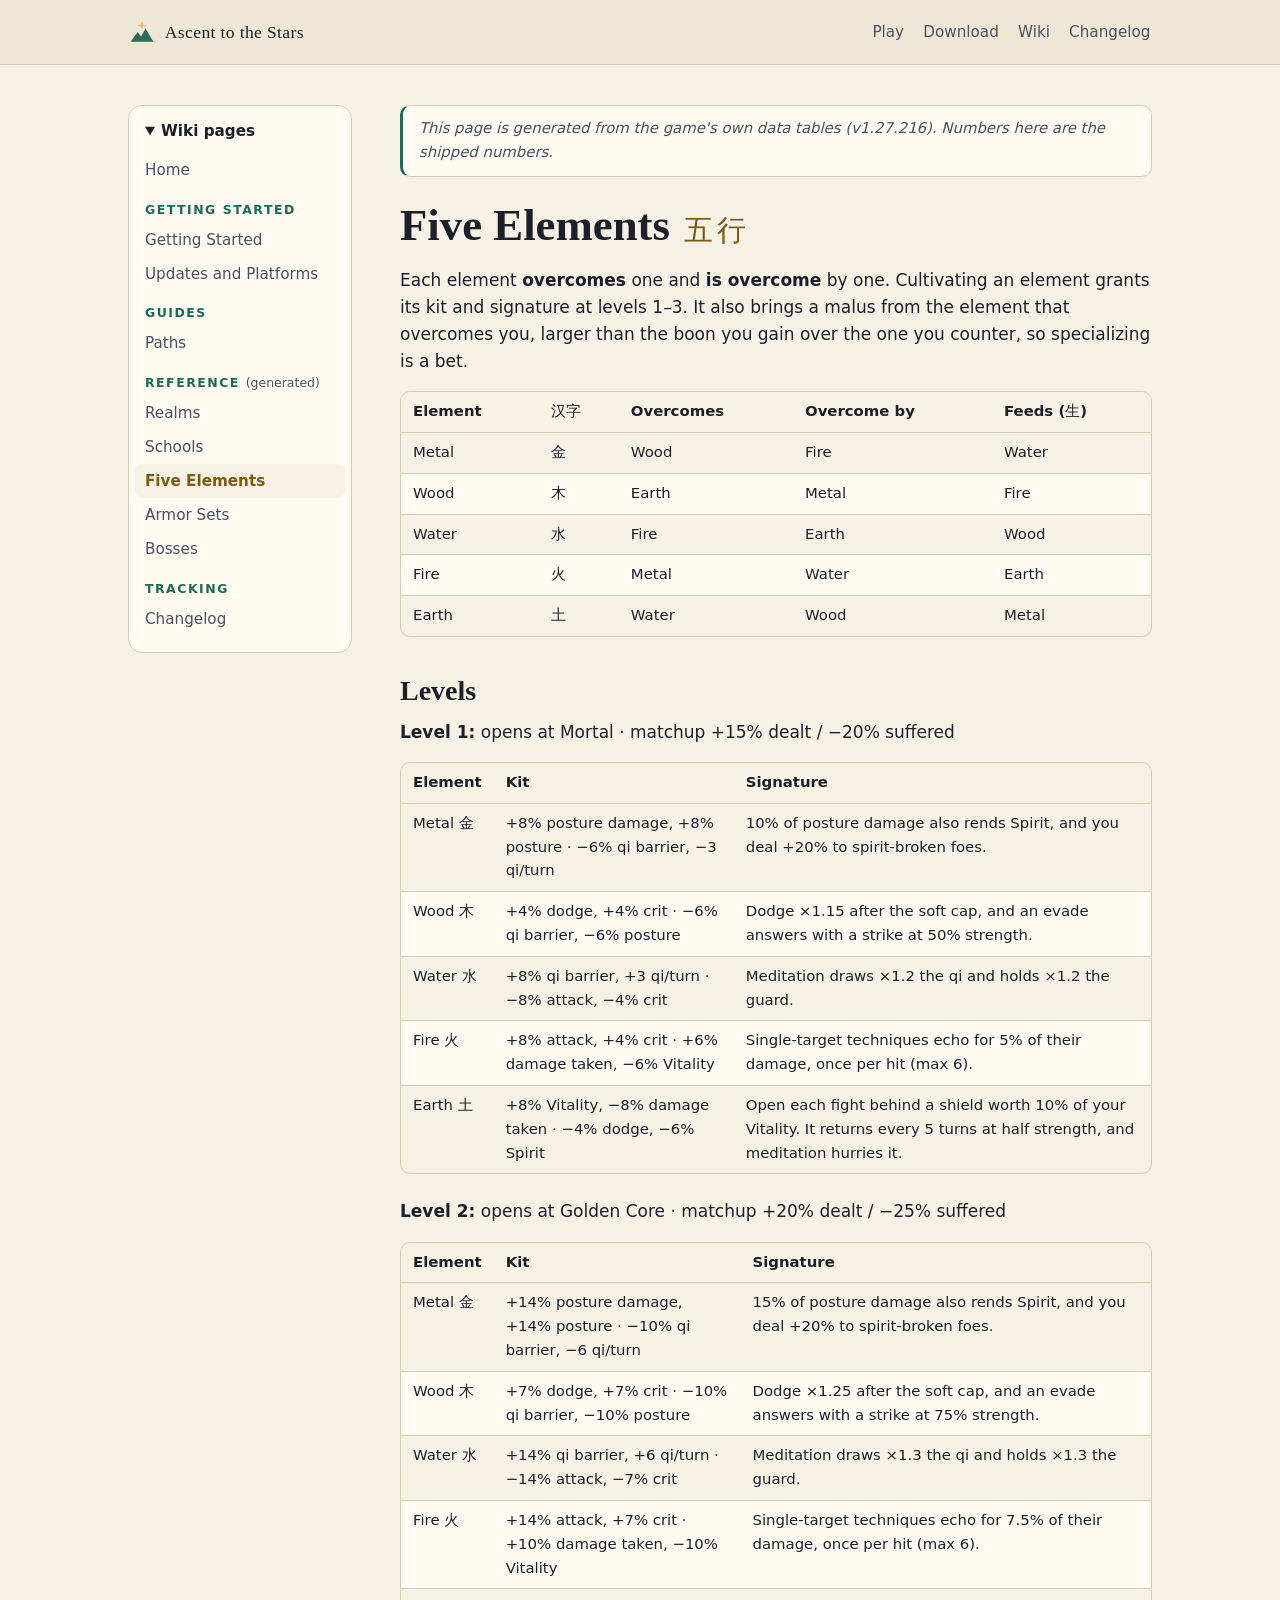
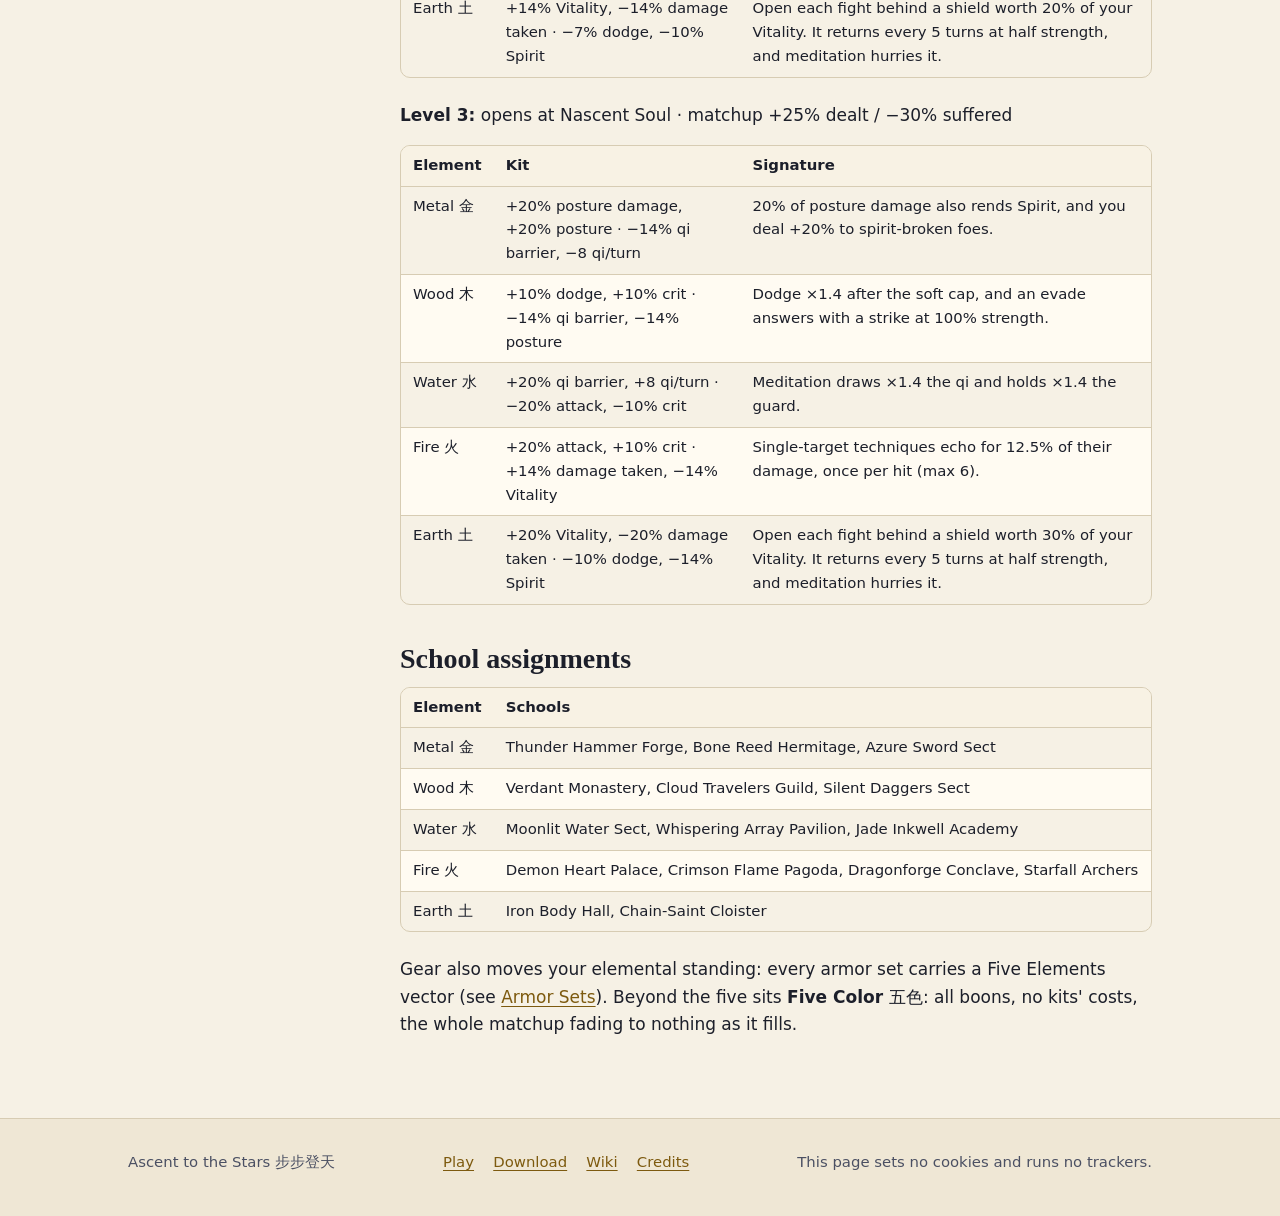
<file: wiki/five-elements/index.html>
<!DOCTYPE html>
<html lang="en">
<head>
<meta charset="utf-8">
<meta name="viewport" content="width=device-width, initial-scale=1">
<title>Five Elements · Ascent to the Stars wiki</title>
<meta name="description" content="Each element overcomes one and is overcome by one. Cultivating an element grants its kit and signature at levels 1–3. It also brings a malus from the…">
<meta name="color-scheme" content="dark light">
<meta name="theme-color" content="#0a0d18" media="(prefers-color-scheme: dark)">
<meta name="theme-color" content="#f6f1e5" media="(prefers-color-scheme: light)">
<link rel="canonical" href="https://ascenttothestars.github.io/wiki/five-elements/">
<link rel="icon" href="/assets/favicon.svg" type="image/svg+xml">
<meta property="og:type" content="article">
<meta property="og:site_name" content="Ascent to the Stars">
<meta property="og:url" content="https://ascenttothestars.github.io/wiki/five-elements/">
<meta property="og:title" content="Five Elements · Ascent to the Stars wiki">
<meta property="og:description" content="Each element overcomes one and is overcome by one. Cultivating an element grants its kit and signature at levels 1–3. It also brings a malus from the…">
<link rel="stylesheet" href="/assets/site.css">
<link rel="stylesheet" href="/assets/wiki.css">
</head>
<body>
<a class="skip" href="#main">Skip to content</a>

<header class="site-header wiki-header">
  <div class="wrap">
    <a class="brand" href="/" aria-label="Ascent to the Stars, home">
      <svg viewBox="0 0 64 64" aria-hidden="true" focusable="false">
        <path d="M6 54 L22 32 L30 42 L40 24 L58 54 Z" fill="#2d6b59"/>
        <path d="M32 6 L34.6 14.4 L43 17 L34.6 19.6 L32 28 L29.4 19.6 L21 17 L29.4 14.4 Z" fill="#e2c46e"/>
      </svg>
      <span>Ascent to the Stars</span>
    </a>
    <nav class="site-nav" aria-label="Site">
      <ul>
        <li><a href="/game/">Play</a></li>
        <li><a href="/#download">Download</a></li>
        <li><a href="/wiki/">Wiki</a></li>
        <li><a href="/wiki/changelog/">Changelog</a></li>
      </ul>
    </nav>
  </div>
</header>

<div class="wrap wiki-layout">
  <nav class="wiki-nav" aria-label="Wiki pages">
    <details open>
      <summary>Wiki pages</summary>
      <ul><li><a href="/wiki/">Home</a></li></ul>
<p class="wiki-nav-group">Getting Started</p>
<ul><li><a href="/wiki/getting-started/">Getting Started</a></li><li><a href="/wiki/updates-and-platforms/">Updates and Platforms</a></li></ul>
<p class="wiki-nav-group">Guides</p>
<ul><li><a href="/wiki/paths/">Paths</a></li></ul>
<p class="wiki-nav-group">Reference <span>(generated)</span></p>
<ul><li><a href="/wiki/realms/">Realms</a></li><li><a href="/wiki/schools/">Schools</a></li><li><a href="/wiki/five-elements/" aria-current="page">Five Elements</a></li><li><a href="/wiki/armor-sets/">Armor Sets</a></li><li><a href="/wiki/bosses/">Bosses</a></li></ul>
<p class="wiki-nav-group">Tracking</p>
<ul><li><a href="/wiki/changelog/">Changelog</a></li></ul>
    </details>
  </nav>
  <script>if (!matchMedia('(min-width: 900px)').matches) document.querySelector('.wiki-nav details').open = false;</script>
  <main id="main" class="wiki">
    
    <blockquote><p><em>This page is generated from the game's own data tables (v1.27.216). Numbers here are the shipped numbers.</em></p></blockquote>
<h1 id="five-elements">Five Elements <span lang="zh-Hans">五行</span></h1>
<p>Each element <strong>overcomes</strong> one and <strong>is overcome</strong> by one. Cultivating an element grants its kit and signature at levels 1–3. It also brings a malus from the element that overcomes you, larger than the boon you gain over the one you counter, so specializing is a bet.</p>
<div class="table-wrap"><table><thead><tr><th scope="col">Element</th><th scope="col"><span lang="zh-Hans">汉字</span></th><th scope="col">Overcomes</th><th scope="col">Overcome by</th><th scope="col">Feeds (<span lang="zh-Hans">生</span>)</th></tr></thead><tbody><tr><td>Metal</td><td><span lang="zh-Hans">金</span></td><td>Wood</td><td>Fire</td><td>Water</td></tr><tr><td>Wood</td><td><span lang="zh-Hans">木</span></td><td>Earth</td><td>Metal</td><td>Fire</td></tr><tr><td>Water</td><td><span lang="zh-Hans">水</span></td><td>Fire</td><td>Earth</td><td>Wood</td></tr><tr><td>Fire</td><td><span lang="zh-Hans">火</span></td><td>Metal</td><td>Water</td><td>Earth</td></tr><tr><td>Earth</td><td><span lang="zh-Hans">土</span></td><td>Water</td><td>Wood</td><td>Metal</td></tr></tbody></table></div>
<h2 id="levels">Levels</h2>
<p><strong>Level 1:</strong> opens at Mortal · matchup +15% dealt / −20% suffered</p>
<div class="table-wrap"><table><thead><tr><th scope="col">Element</th><th scope="col">Kit</th><th scope="col">Signature</th></tr></thead><tbody><tr><td>Metal <span lang="zh-Hans">金</span></td><td>+8% posture damage, +8% posture · −6% qi barrier, −3 qi/turn</td><td>10% of posture damage also rends Spirit, and you deal +20% to spirit-broken foes.</td></tr><tr><td>Wood <span lang="zh-Hans">木</span></td><td>+4% dodge, +4% crit · −6% qi barrier, −6% posture</td><td>Dodge ×1.15 after the soft cap, and an evade answers with a strike at 50% strength.</td></tr><tr><td>Water <span lang="zh-Hans">水</span></td><td>+8% qi barrier, +3 qi/turn · −8% attack, −4% crit</td><td>Meditation draws ×1.2 the qi and holds ×1.2 the guard.</td></tr><tr><td>Fire <span lang="zh-Hans">火</span></td><td>+8% attack, +4% crit · +6% damage taken, −6% Vitality</td><td>Single-target techniques echo for 5% of their damage, once per hit (max 6).</td></tr><tr><td>Earth <span lang="zh-Hans">土</span></td><td>+8% Vitality, −8% damage taken · −4% dodge, −6% Spirit</td><td>Open each fight behind a shield worth 10% of your Vitality. It returns every 5 turns at half strength, and meditation hurries it.</td></tr></tbody></table></div>
<p><strong>Level 2:</strong> opens at Golden Core · matchup +20% dealt / −25% suffered</p>
<div class="table-wrap"><table><thead><tr><th scope="col">Element</th><th scope="col">Kit</th><th scope="col">Signature</th></tr></thead><tbody><tr><td>Metal <span lang="zh-Hans">金</span></td><td>+14% posture damage, +14% posture · −10% qi barrier, −6 qi/turn</td><td>15% of posture damage also rends Spirit, and you deal +20% to spirit-broken foes.</td></tr><tr><td>Wood <span lang="zh-Hans">木</span></td><td>+7% dodge, +7% crit · −10% qi barrier, −10% posture</td><td>Dodge ×1.25 after the soft cap, and an evade answers with a strike at 75% strength.</td></tr><tr><td>Water <span lang="zh-Hans">水</span></td><td>+14% qi barrier, +6 qi/turn · −14% attack, −7% crit</td><td>Meditation draws ×1.3 the qi and holds ×1.3 the guard.</td></tr><tr><td>Fire <span lang="zh-Hans">火</span></td><td>+14% attack, +7% crit · +10% damage taken, −10% Vitality</td><td>Single-target techniques echo for 7.5% of their damage, once per hit (max 6).</td></tr><tr><td>Earth <span lang="zh-Hans">土</span></td><td>+14% Vitality, −14% damage taken · −7% dodge, −10% Spirit</td><td>Open each fight behind a shield worth 20% of your Vitality. It returns every 5 turns at half strength, and meditation hurries it.</td></tr></tbody></table></div>
<p><strong>Level 3:</strong> opens at Nascent Soul · matchup +25% dealt / −30% suffered</p>
<div class="table-wrap"><table><thead><tr><th scope="col">Element</th><th scope="col">Kit</th><th scope="col">Signature</th></tr></thead><tbody><tr><td>Metal <span lang="zh-Hans">金</span></td><td>+20% posture damage, +20% posture · −14% qi barrier, −8 qi/turn</td><td>20% of posture damage also rends Spirit, and you deal +20% to spirit-broken foes.</td></tr><tr><td>Wood <span lang="zh-Hans">木</span></td><td>+10% dodge, +10% crit · −14% qi barrier, −14% posture</td><td>Dodge ×1.4 after the soft cap, and an evade answers with a strike at 100% strength.</td></tr><tr><td>Water <span lang="zh-Hans">水</span></td><td>+20% qi barrier, +8 qi/turn · −20% attack, −10% crit</td><td>Meditation draws ×1.4 the qi and holds ×1.4 the guard.</td></tr><tr><td>Fire <span lang="zh-Hans">火</span></td><td>+20% attack, +10% crit · +14% damage taken, −14% Vitality</td><td>Single-target techniques echo for 12.5% of their damage, once per hit (max 6).</td></tr><tr><td>Earth <span lang="zh-Hans">土</span></td><td>+20% Vitality, −20% damage taken · −10% dodge, −14% Spirit</td><td>Open each fight behind a shield worth 30% of your Vitality. It returns every 5 turns at half strength, and meditation hurries it.</td></tr></tbody></table></div>
<h2 id="school-assignments">School assignments</h2>
<div class="table-wrap"><table><thead><tr><th scope="col">Element</th><th scope="col">Schools</th></tr></thead><tbody><tr><td>Metal <span lang="zh-Hans">金</span></td><td>Thunder Hammer Forge, Bone Reed Hermitage, Azure Sword Sect</td></tr><tr><td>Wood <span lang="zh-Hans">木</span></td><td>Verdant Monastery, Cloud Travelers Guild, Silent Daggers Sect</td></tr><tr><td>Water <span lang="zh-Hans">水</span></td><td>Moonlit Water Sect, Whispering Array Pavilion, Jade Inkwell Academy</td></tr><tr><td>Fire <span lang="zh-Hans">火</span></td><td>Demon Heart Palace, Crimson Flame Pagoda, Dragonforge Conclave, Starfall Archers</td></tr><tr><td>Earth <span lang="zh-Hans">土</span></td><td>Iron Body Hall, Chain-Saint Cloister</td></tr></tbody></table></div>
<p>Gear also moves your elemental standing: every armor set carries a Five Elements vector (see <a href="/wiki/armor-sets/">Armor Sets</a>). Beyond the five sits <strong>Five Color <span lang="zh-Hans">五色</span></strong>: all boons, no kits' costs, the whole matchup fading to nothing as it fills.</p>
  </main>
</div>

<footer class="site-footer">
  <div class="wrap">
    <p>Ascent to the Stars <span lang="zh-Hans">步步登天</span></p>
    <ul>
      <li><a href="/game/">Play</a></li>
      <li><a href="/#download">Download</a></li>
      <li><a href="/wiki/">Wiki</a></li>
      <li><a href="/#credits">Credits</a></li>
    </ul>
    <p class="small">This page sets no cookies and runs no trackers.</p>
  </div>
</footer>
</body>
</html>
</file>
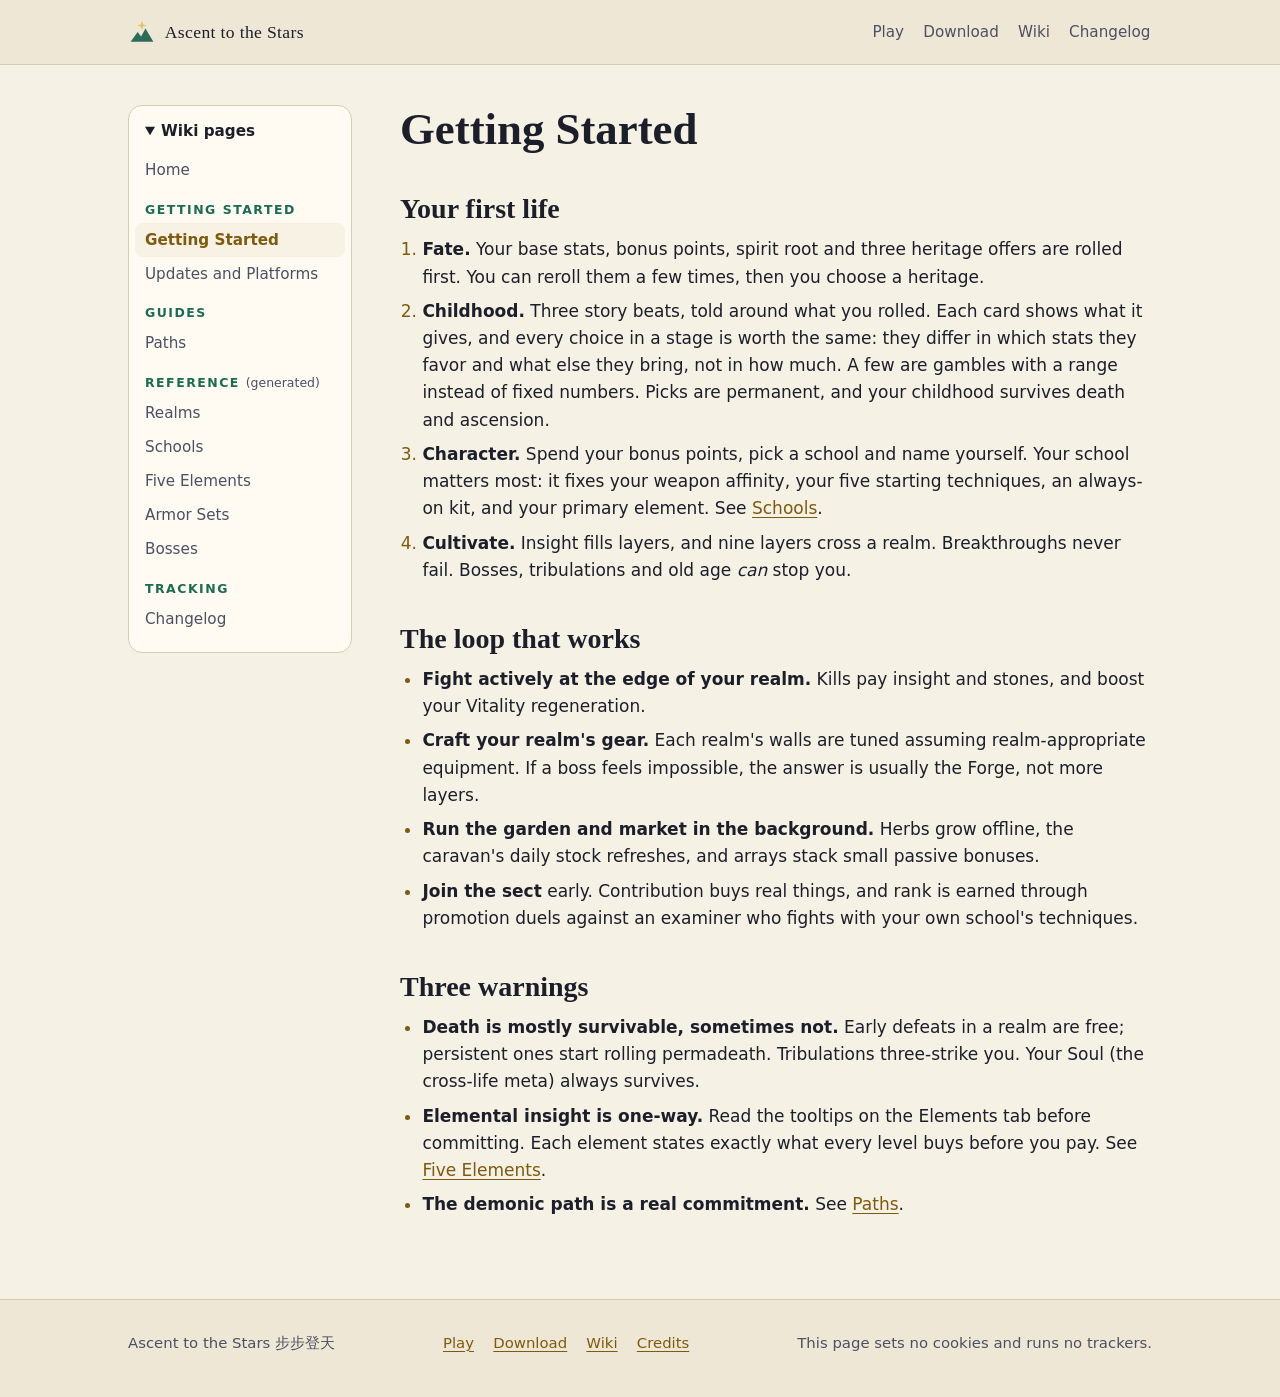
<file: wiki/getting-started/index.html>
<!DOCTYPE html>
<html lang="en">
<head>
<meta charset="utf-8">
<meta name="viewport" content="width=device-width, initial-scale=1">
<title>Getting Started · Ascent to the Stars wiki</title>
<meta name="description" content="Ascent to the Stars wiki.">
<meta name="color-scheme" content="dark light">
<meta name="theme-color" content="#0a0d18" media="(prefers-color-scheme: dark)">
<meta name="theme-color" content="#f6f1e5" media="(prefers-color-scheme: light)">
<link rel="canonical" href="https://ascenttothestars.github.io/wiki/getting-started/">
<link rel="icon" href="/assets/favicon.svg" type="image/svg+xml">
<meta property="og:type" content="article">
<meta property="og:site_name" content="Ascent to the Stars">
<meta property="og:url" content="https://ascenttothestars.github.io/wiki/getting-started/">
<meta property="og:title" content="Getting Started · Ascent to the Stars wiki">
<meta property="og:description" content="Ascent to the Stars wiki.">
<link rel="stylesheet" href="/assets/site.css">
<link rel="stylesheet" href="/assets/wiki.css">
</head>
<body>
<a class="skip" href="#main">Skip to content</a>

<header class="site-header wiki-header">
  <div class="wrap">
    <a class="brand" href="/" aria-label="Ascent to the Stars, home">
      <svg viewBox="0 0 64 64" aria-hidden="true" focusable="false">
        <path d="M6 54 L22 32 L30 42 L40 24 L58 54 Z" fill="#2d6b59"/>
        <path d="M32 6 L34.6 14.4 L43 17 L34.6 19.6 L32 28 L29.4 19.6 L21 17 L29.4 14.4 Z" fill="#e2c46e"/>
      </svg>
      <span>Ascent to the Stars</span>
    </a>
    <nav class="site-nav" aria-label="Site">
      <ul>
        <li><a href="/game/">Play</a></li>
        <li><a href="/#download">Download</a></li>
        <li><a href="/wiki/">Wiki</a></li>
        <li><a href="/wiki/changelog/">Changelog</a></li>
      </ul>
    </nav>
  </div>
</header>

<div class="wrap wiki-layout">
  <nav class="wiki-nav" aria-label="Wiki pages">
    <details open>
      <summary>Wiki pages</summary>
      <ul><li><a href="/wiki/">Home</a></li></ul>
<p class="wiki-nav-group">Getting Started</p>
<ul><li><a href="/wiki/getting-started/" aria-current="page">Getting Started</a></li><li><a href="/wiki/updates-and-platforms/">Updates and Platforms</a></li></ul>
<p class="wiki-nav-group">Guides</p>
<ul><li><a href="/wiki/paths/">Paths</a></li></ul>
<p class="wiki-nav-group">Reference <span>(generated)</span></p>
<ul><li><a href="/wiki/realms/">Realms</a></li><li><a href="/wiki/schools/">Schools</a></li><li><a href="/wiki/five-elements/">Five Elements</a></li><li><a href="/wiki/armor-sets/">Armor Sets</a></li><li><a href="/wiki/bosses/">Bosses</a></li></ul>
<p class="wiki-nav-group">Tracking</p>
<ul><li><a href="/wiki/changelog/">Changelog</a></li></ul>
    </details>
  </nav>
  <script>if (!matchMedia('(min-width: 900px)').matches) document.querySelector('.wiki-nav details').open = false;</script>
  <main id="main" class="wiki">
    
    <h1 id="getting-started">Getting Started</h1>
<h2 id="your-first-life">Your first life</h2>
<ol><li><strong>Fate.</strong> Your base stats, bonus points, spirit root and three heritage offers are rolled first. You can reroll them a few times, then you choose a heritage.</li><li><strong>Childhood.</strong> Three story beats, told around what you rolled. Each card shows what it gives, and every choice in a stage is worth the same: they differ in which stats they favor and what else they bring, not in how much. A few are gambles with a range instead of fixed numbers. Picks are permanent, and your childhood survives death and ascension.</li><li><strong>Character.</strong> Spend your bonus points, pick a school and name yourself. Your school matters most: it fixes your weapon affinity, your five starting techniques, an always-on kit, and your primary element. See <a href="/wiki/schools/">Schools</a>.</li><li><strong>Cultivate.</strong> Insight fills layers, and nine layers cross a realm. Breakthroughs never fail. Bosses, tribulations and old age <em>can</em> stop you.</li></ol>
<h2 id="the-loop-that-works">The loop that works</h2>
<ul><li><strong>Fight actively at the edge of your realm.</strong> Kills pay insight and stones, and boost your Vitality regeneration.</li><li><strong>Craft your realm's gear.</strong> Each realm's walls are tuned assuming realm-appropriate equipment. If a boss feels impossible, the answer is usually the Forge, not more layers.</li><li><strong>Run the garden and market in the background.</strong> Herbs grow offline, the caravan's daily stock refreshes, and arrays stack small passive bonuses.</li><li><strong>Join the sect</strong> early. Contribution buys real things, and rank is earned through promotion duels against an examiner who fights with your own school's techniques.</li></ul>
<h2 id="three-warnings">Three warnings</h2>
<ul><li><strong>Death is mostly survivable, sometimes not.</strong> Early defeats in a realm are free; persistent ones start rolling permadeath. Tribulations three-strike you. Your Soul (the cross-life meta) always survives.</li><li><strong>Elemental insight is one-way.</strong> Read the tooltips on the Elements tab before committing. Each element states exactly what every level buys before you pay. See <a href="/wiki/five-elements/">Five Elements</a>.</li><li><strong>The demonic path is a real commitment.</strong> See <a href="/wiki/paths/">Paths</a>.</li></ul>
  </main>
</div>

<footer class="site-footer">
  <div class="wrap">
    <p>Ascent to the Stars <span lang="zh-Hans">步步登天</span></p>
    <ul>
      <li><a href="/game/">Play</a></li>
      <li><a href="/#download">Download</a></li>
      <li><a href="/wiki/">Wiki</a></li>
      <li><a href="/#credits">Credits</a></li>
    </ul>
    <p class="small">This page sets no cookies and runs no trackers.</p>
  </div>
</footer>
</body>
</html>
</file>
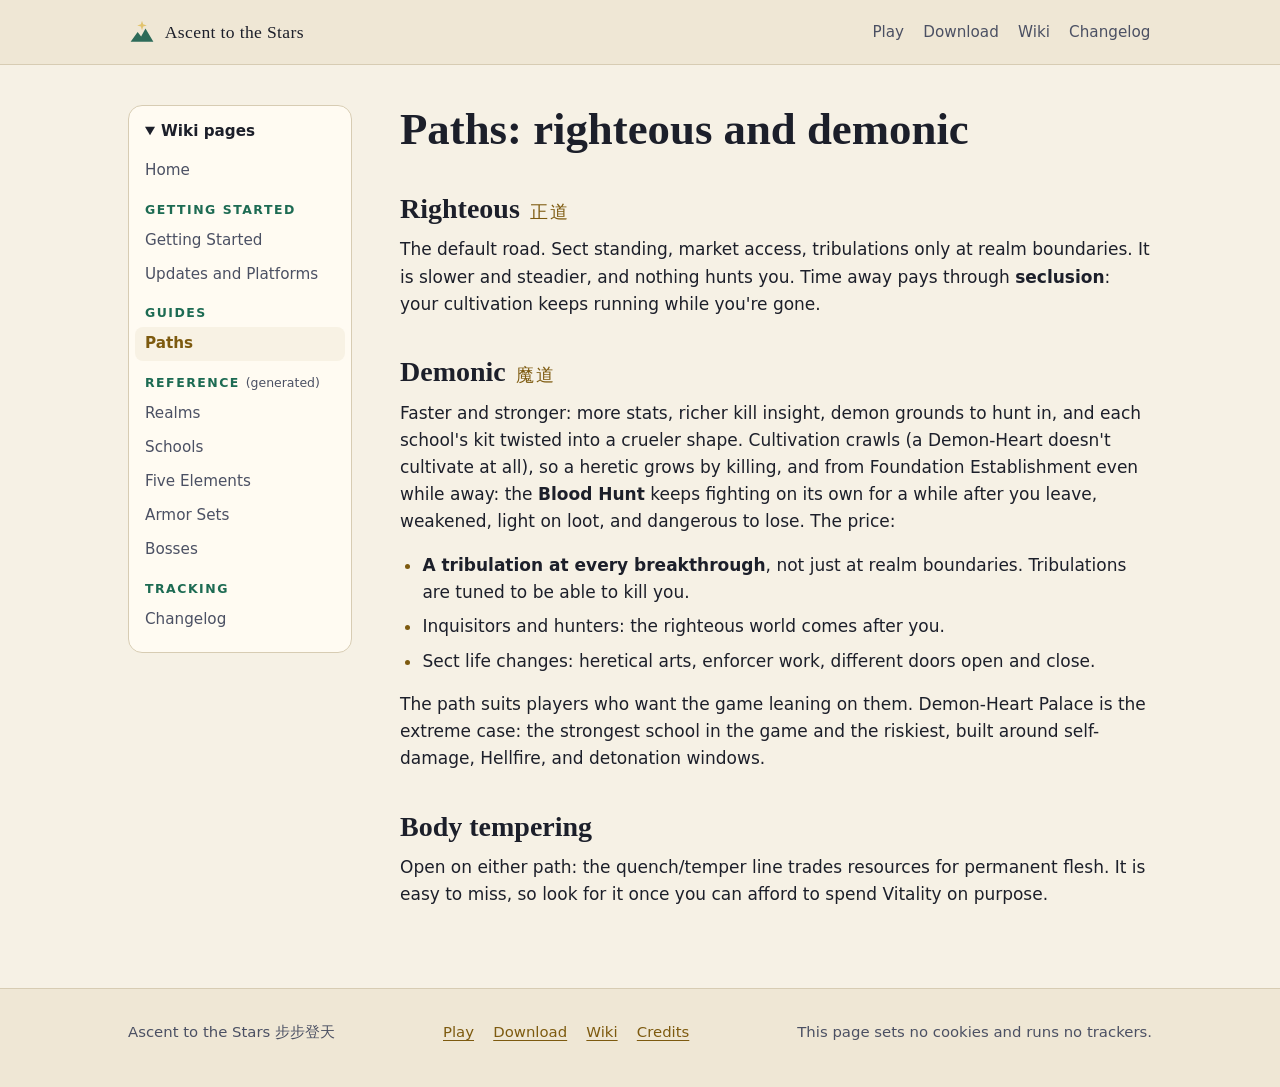
<file: wiki/paths/index.html>
<!DOCTYPE html>
<html lang="en">
<head>
<meta charset="utf-8">
<meta name="viewport" content="width=device-width, initial-scale=1">
<title>Paths: righteous and demonic · Ascent to the Stars wiki</title>
<meta name="description" content="The default road. Sect standing, market access, tribulations only at realm boundaries. It is slower and steadier, and nothing hunts you. Time away pays…">
<meta name="color-scheme" content="dark light">
<meta name="theme-color" content="#0a0d18" media="(prefers-color-scheme: dark)">
<meta name="theme-color" content="#f6f1e5" media="(prefers-color-scheme: light)">
<link rel="canonical" href="https://ascenttothestars.github.io/wiki/paths/">
<link rel="icon" href="/assets/favicon.svg" type="image/svg+xml">
<meta property="og:type" content="article">
<meta property="og:site_name" content="Ascent to the Stars">
<meta property="og:url" content="https://ascenttothestars.github.io/wiki/paths/">
<meta property="og:title" content="Paths: righteous and demonic · Ascent to the Stars wiki">
<meta property="og:description" content="The default road. Sect standing, market access, tribulations only at realm boundaries. It is slower and steadier, and nothing hunts you. Time away pays…">
<link rel="stylesheet" href="/assets/site.css">
<link rel="stylesheet" href="/assets/wiki.css">
</head>
<body>
<a class="skip" href="#main">Skip to content</a>

<header class="site-header wiki-header">
  <div class="wrap">
    <a class="brand" href="/" aria-label="Ascent to the Stars, home">
      <svg viewBox="0 0 64 64" aria-hidden="true" focusable="false">
        <path d="M6 54 L22 32 L30 42 L40 24 L58 54 Z" fill="#2d6b59"/>
        <path d="M32 6 L34.6 14.4 L43 17 L34.6 19.6 L32 28 L29.4 19.6 L21 17 L29.4 14.4 Z" fill="#e2c46e"/>
      </svg>
      <span>Ascent to the Stars</span>
    </a>
    <nav class="site-nav" aria-label="Site">
      <ul>
        <li><a href="/game/">Play</a></li>
        <li><a href="/#download">Download</a></li>
        <li><a href="/wiki/">Wiki</a></li>
        <li><a href="/wiki/changelog/">Changelog</a></li>
      </ul>
    </nav>
  </div>
</header>

<div class="wrap wiki-layout">
  <nav class="wiki-nav" aria-label="Wiki pages">
    <details open>
      <summary>Wiki pages</summary>
      <ul><li><a href="/wiki/">Home</a></li></ul>
<p class="wiki-nav-group">Getting Started</p>
<ul><li><a href="/wiki/getting-started/">Getting Started</a></li><li><a href="/wiki/updates-and-platforms/">Updates and Platforms</a></li></ul>
<p class="wiki-nav-group">Guides</p>
<ul><li><a href="/wiki/paths/" aria-current="page">Paths</a></li></ul>
<p class="wiki-nav-group">Reference <span>(generated)</span></p>
<ul><li><a href="/wiki/realms/">Realms</a></li><li><a href="/wiki/schools/">Schools</a></li><li><a href="/wiki/five-elements/">Five Elements</a></li><li><a href="/wiki/armor-sets/">Armor Sets</a></li><li><a href="/wiki/bosses/">Bosses</a></li></ul>
<p class="wiki-nav-group">Tracking</p>
<ul><li><a href="/wiki/changelog/">Changelog</a></li></ul>
    </details>
  </nav>
  <script>if (!matchMedia('(min-width: 900px)').matches) document.querySelector('.wiki-nav details').open = false;</script>
  <main id="main" class="wiki">
    
    <h1 id="paths-righteous-and-demonic">Paths: righteous and demonic</h1>
<h2 id="righteous">Righteous <span lang="zh-Hans">正道</span></h2>
<p>The default road. Sect standing, market access, tribulations only at realm boundaries. It is slower and steadier, and nothing hunts you. Time away pays through <strong>seclusion</strong>: your cultivation keeps running while you're gone.</p>
<h2 id="demonic">Demonic <span lang="zh-Hans">魔道</span></h2>
<p>Faster and stronger: more stats, richer kill insight, demon grounds to hunt in, and each school's kit twisted into a crueler shape. Cultivation crawls (a Demon-Heart doesn't cultivate at all), so a heretic grows by killing, and from Foundation Establishment even while away: the <strong>Blood Hunt</strong> keeps fighting on its own for a while after you leave, weakened, light on loot, and dangerous to lose. The price:</p>
<ul><li><strong>A tribulation at every breakthrough</strong>, not just at realm boundaries. Tribulations are tuned to be able to kill you.</li><li>Inquisitors and hunters: the righteous world comes after you.</li><li>Sect life changes: heretical arts, enforcer work, different doors open and close.</li></ul>
<p>The path suits players who want the game leaning on them. Demon-Heart Palace is the extreme case: the strongest school in the game and the riskiest, built around self-damage, Hellfire, and detonation windows.</p>
<h2 id="body-tempering">Body tempering</h2>
<p>Open on either path: the quench/temper line trades resources for permanent flesh. It is easy to miss, so look for it once you can afford to spend Vitality on purpose.</p>
  </main>
</div>

<footer class="site-footer">
  <div class="wrap">
    <p>Ascent to the Stars <span lang="zh-Hans">步步登天</span></p>
    <ul>
      <li><a href="/game/">Play</a></li>
      <li><a href="/#download">Download</a></li>
      <li><a href="/wiki/">Wiki</a></li>
      <li><a href="/#credits">Credits</a></li>
    </ul>
    <p class="small">This page sets no cookies and runs no trackers.</p>
  </div>
</footer>
</body>
</html>
</file>
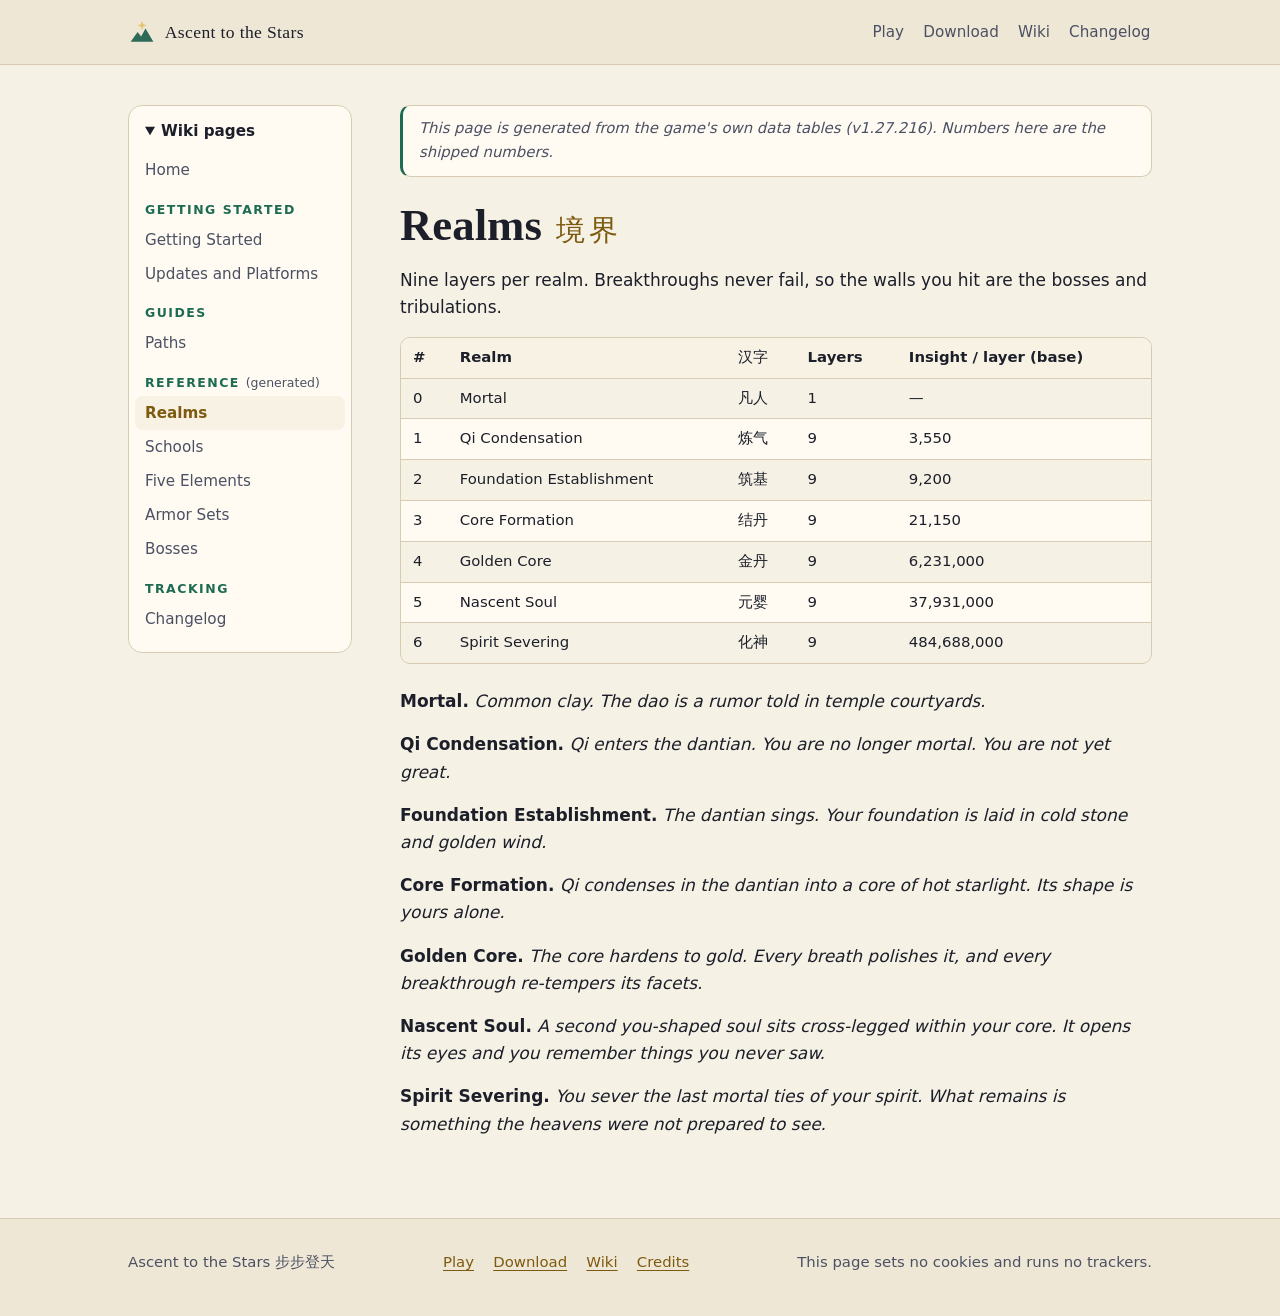
<file: wiki/realms/index.html>
<!DOCTYPE html>
<html lang="en">
<head>
<meta charset="utf-8">
<meta name="viewport" content="width=device-width, initial-scale=1">
<title>Realms · Ascent to the Stars wiki</title>
<meta name="description" content="Nine layers per realm. Breakthroughs never fail, so the walls you hit are the bosses and tribulations.">
<meta name="color-scheme" content="dark light">
<meta name="theme-color" content="#0a0d18" media="(prefers-color-scheme: dark)">
<meta name="theme-color" content="#f6f1e5" media="(prefers-color-scheme: light)">
<link rel="canonical" href="https://ascenttothestars.github.io/wiki/realms/">
<link rel="icon" href="/assets/favicon.svg" type="image/svg+xml">
<meta property="og:type" content="article">
<meta property="og:site_name" content="Ascent to the Stars">
<meta property="og:url" content="https://ascenttothestars.github.io/wiki/realms/">
<meta property="og:title" content="Realms · Ascent to the Stars wiki">
<meta property="og:description" content="Nine layers per realm. Breakthroughs never fail, so the walls you hit are the bosses and tribulations.">
<link rel="stylesheet" href="/assets/site.css">
<link rel="stylesheet" href="/assets/wiki.css">
</head>
<body>
<a class="skip" href="#main">Skip to content</a>

<header class="site-header wiki-header">
  <div class="wrap">
    <a class="brand" href="/" aria-label="Ascent to the Stars, home">
      <svg viewBox="0 0 64 64" aria-hidden="true" focusable="false">
        <path d="M6 54 L22 32 L30 42 L40 24 L58 54 Z" fill="#2d6b59"/>
        <path d="M32 6 L34.6 14.4 L43 17 L34.6 19.6 L32 28 L29.4 19.6 L21 17 L29.4 14.4 Z" fill="#e2c46e"/>
      </svg>
      <span>Ascent to the Stars</span>
    </a>
    <nav class="site-nav" aria-label="Site">
      <ul>
        <li><a href="/game/">Play</a></li>
        <li><a href="/#download">Download</a></li>
        <li><a href="/wiki/">Wiki</a></li>
        <li><a href="/wiki/changelog/">Changelog</a></li>
      </ul>
    </nav>
  </div>
</header>

<div class="wrap wiki-layout">
  <nav class="wiki-nav" aria-label="Wiki pages">
    <details open>
      <summary>Wiki pages</summary>
      <ul><li><a href="/wiki/">Home</a></li></ul>
<p class="wiki-nav-group">Getting Started</p>
<ul><li><a href="/wiki/getting-started/">Getting Started</a></li><li><a href="/wiki/updates-and-platforms/">Updates and Platforms</a></li></ul>
<p class="wiki-nav-group">Guides</p>
<ul><li><a href="/wiki/paths/">Paths</a></li></ul>
<p class="wiki-nav-group">Reference <span>(generated)</span></p>
<ul><li><a href="/wiki/realms/" aria-current="page">Realms</a></li><li><a href="/wiki/schools/">Schools</a></li><li><a href="/wiki/five-elements/">Five Elements</a></li><li><a href="/wiki/armor-sets/">Armor Sets</a></li><li><a href="/wiki/bosses/">Bosses</a></li></ul>
<p class="wiki-nav-group">Tracking</p>
<ul><li><a href="/wiki/changelog/">Changelog</a></li></ul>
    </details>
  </nav>
  <script>if (!matchMedia('(min-width: 900px)').matches) document.querySelector('.wiki-nav details').open = false;</script>
  <main id="main" class="wiki">
    
    <blockquote><p><em>This page is generated from the game's own data tables (v1.27.216). Numbers here are the shipped numbers.</em></p></blockquote>
<h1 id="realms">Realms <span lang="zh-Hans">境界</span></h1>
<p>Nine layers per realm. Breakthroughs never fail, so the walls you hit are the bosses and tribulations.</p>
<div class="table-wrap"><table><thead><tr><th scope="col">#</th><th scope="col">Realm</th><th scope="col"><span lang="zh-Hans">汉字</span></th><th scope="col">Layers</th><th scope="col">Insight / layer (base)</th></tr></thead><tbody><tr><td>0</td><td>Mortal</td><td><span lang="zh-Hans">凡人</span></td><td>1</td><td>—</td></tr><tr><td>1</td><td>Qi Condensation</td><td><span lang="zh-Hans">炼气</span></td><td>9</td><td>3,550</td></tr><tr><td>2</td><td>Foundation Establishment</td><td><span lang="zh-Hans">筑基</span></td><td>9</td><td>9,200</td></tr><tr><td>3</td><td>Core Formation</td><td><span lang="zh-Hans">结丹</span></td><td>9</td><td>21,150</td></tr><tr><td>4</td><td>Golden Core</td><td><span lang="zh-Hans">金丹</span></td><td>9</td><td>6,231,000</td></tr><tr><td>5</td><td>Nascent Soul</td><td><span lang="zh-Hans">元婴</span></td><td>9</td><td>37,931,000</td></tr><tr><td>6</td><td>Spirit Severing</td><td><span lang="zh-Hans">化神</span></td><td>9</td><td>484,688,000</td></tr></tbody></table></div>
<p><strong>Mortal.</strong> <em>Common clay. The dao is a rumor told in temple courtyards.</em></p>
<p><strong>Qi Condensation.</strong> <em>Qi enters the dantian. You are no longer mortal. You are not yet great.</em></p>
<p><strong>Foundation Establishment.</strong> <em>The dantian sings. Your foundation is laid in cold stone and golden wind.</em></p>
<p><strong>Core Formation.</strong> <em>Qi condenses in the dantian into a core of hot starlight. Its shape is yours alone.</em></p>
<p><strong>Golden Core.</strong> <em>The core hardens to gold. Every breath polishes it, and every breakthrough re-tempers its facets.</em></p>
<p><strong>Nascent Soul.</strong> <em>A second you-shaped soul sits cross-legged within your core. It opens its eyes and you remember things you never saw.</em></p>
<p><strong>Spirit Severing.</strong> <em>You sever the last mortal ties of your spirit. What remains is something the heavens were not prepared to see.</em></p>
  </main>
</div>

<footer class="site-footer">
  <div class="wrap">
    <p>Ascent to the Stars <span lang="zh-Hans">步步登天</span></p>
    <ul>
      <li><a href="/game/">Play</a></li>
      <li><a href="/#download">Download</a></li>
      <li><a href="/wiki/">Wiki</a></li>
      <li><a href="/#credits">Credits</a></li>
    </ul>
    <p class="small">This page sets no cookies and runs no trackers.</p>
  </div>
</footer>
</body>
</html>
</file>
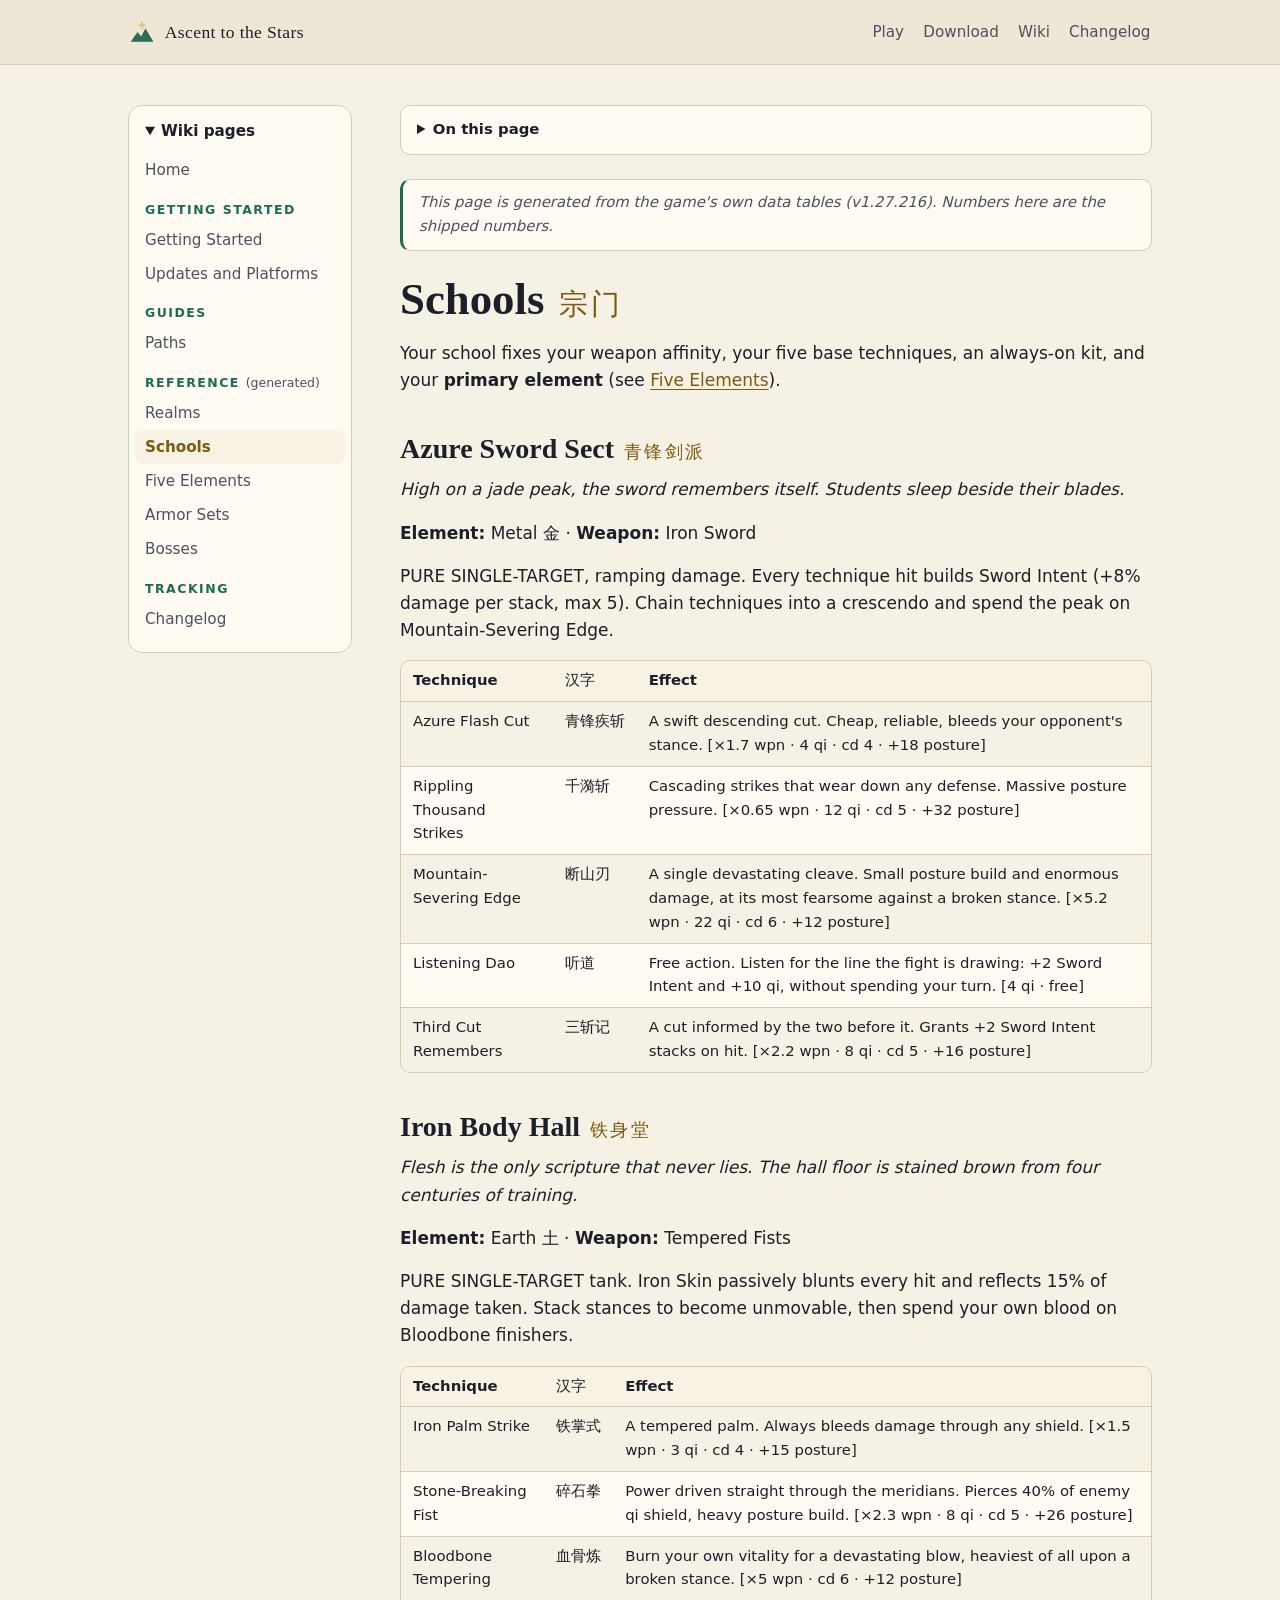
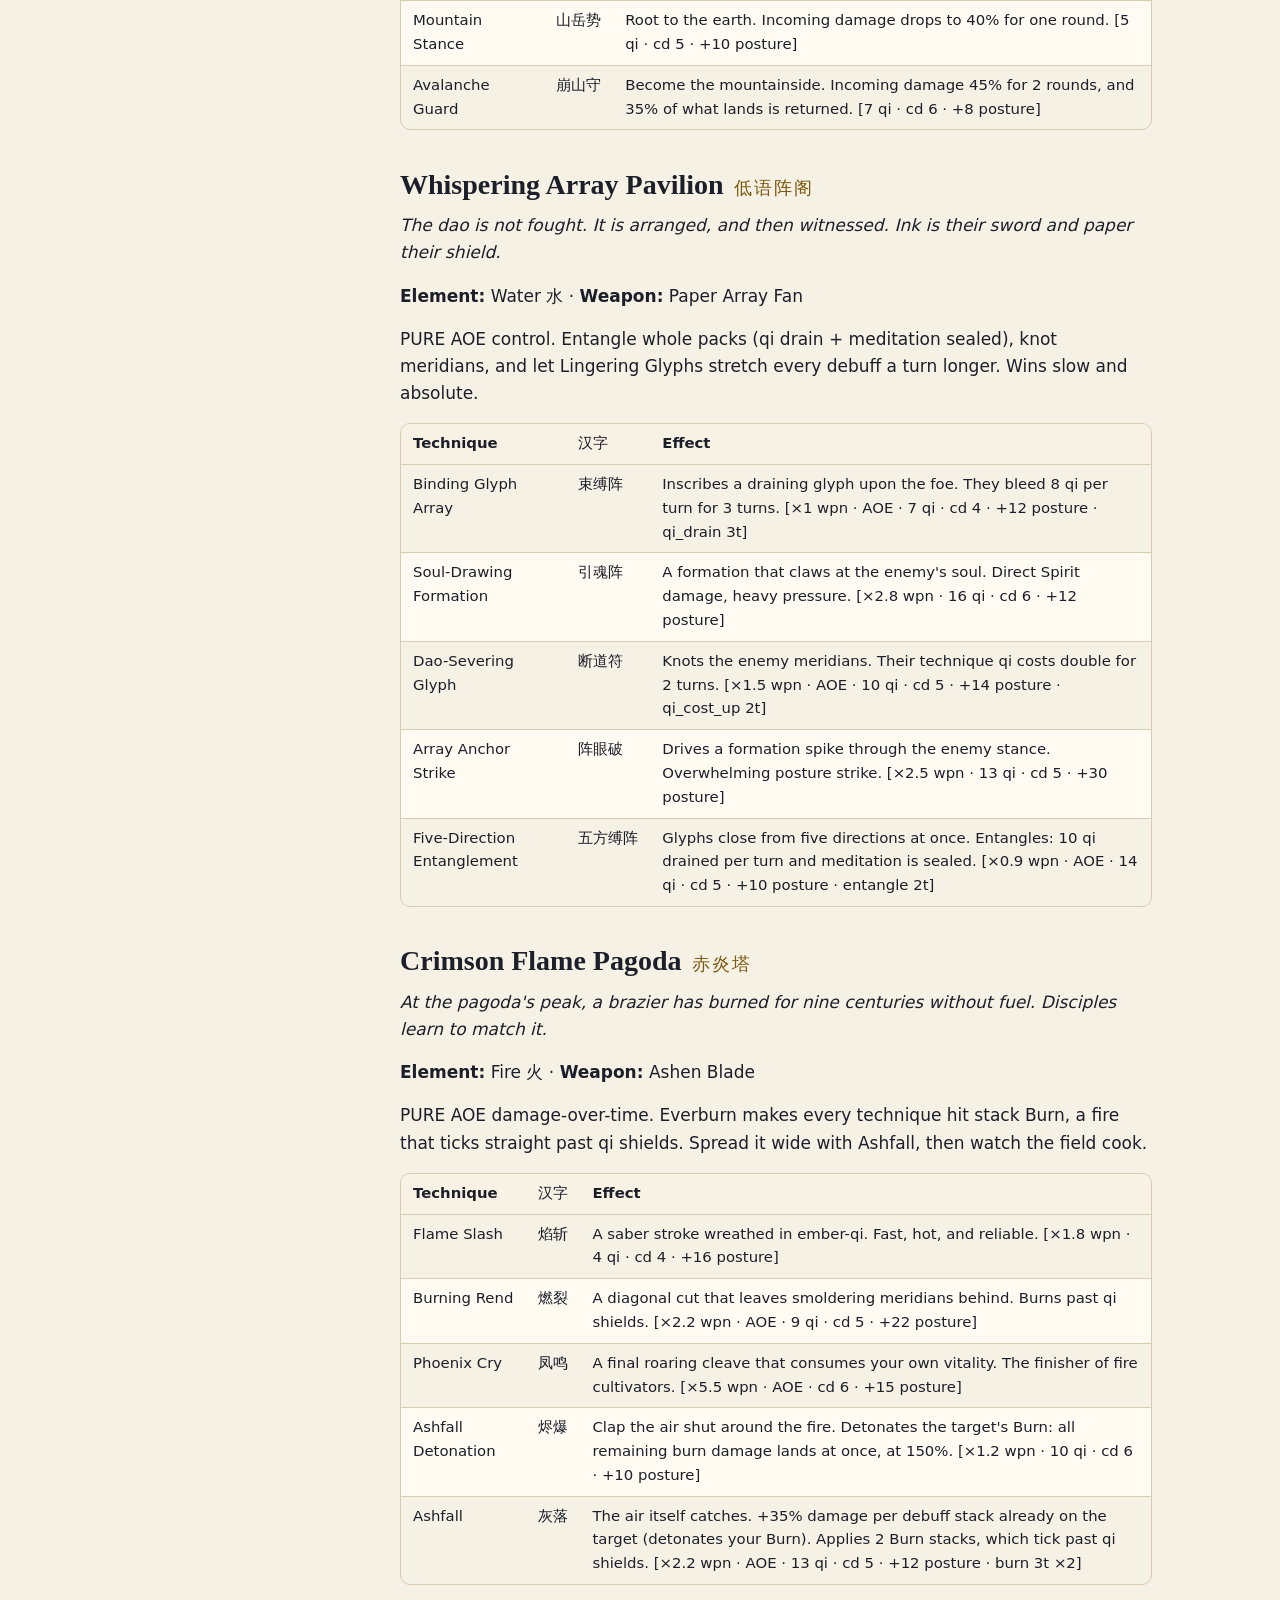
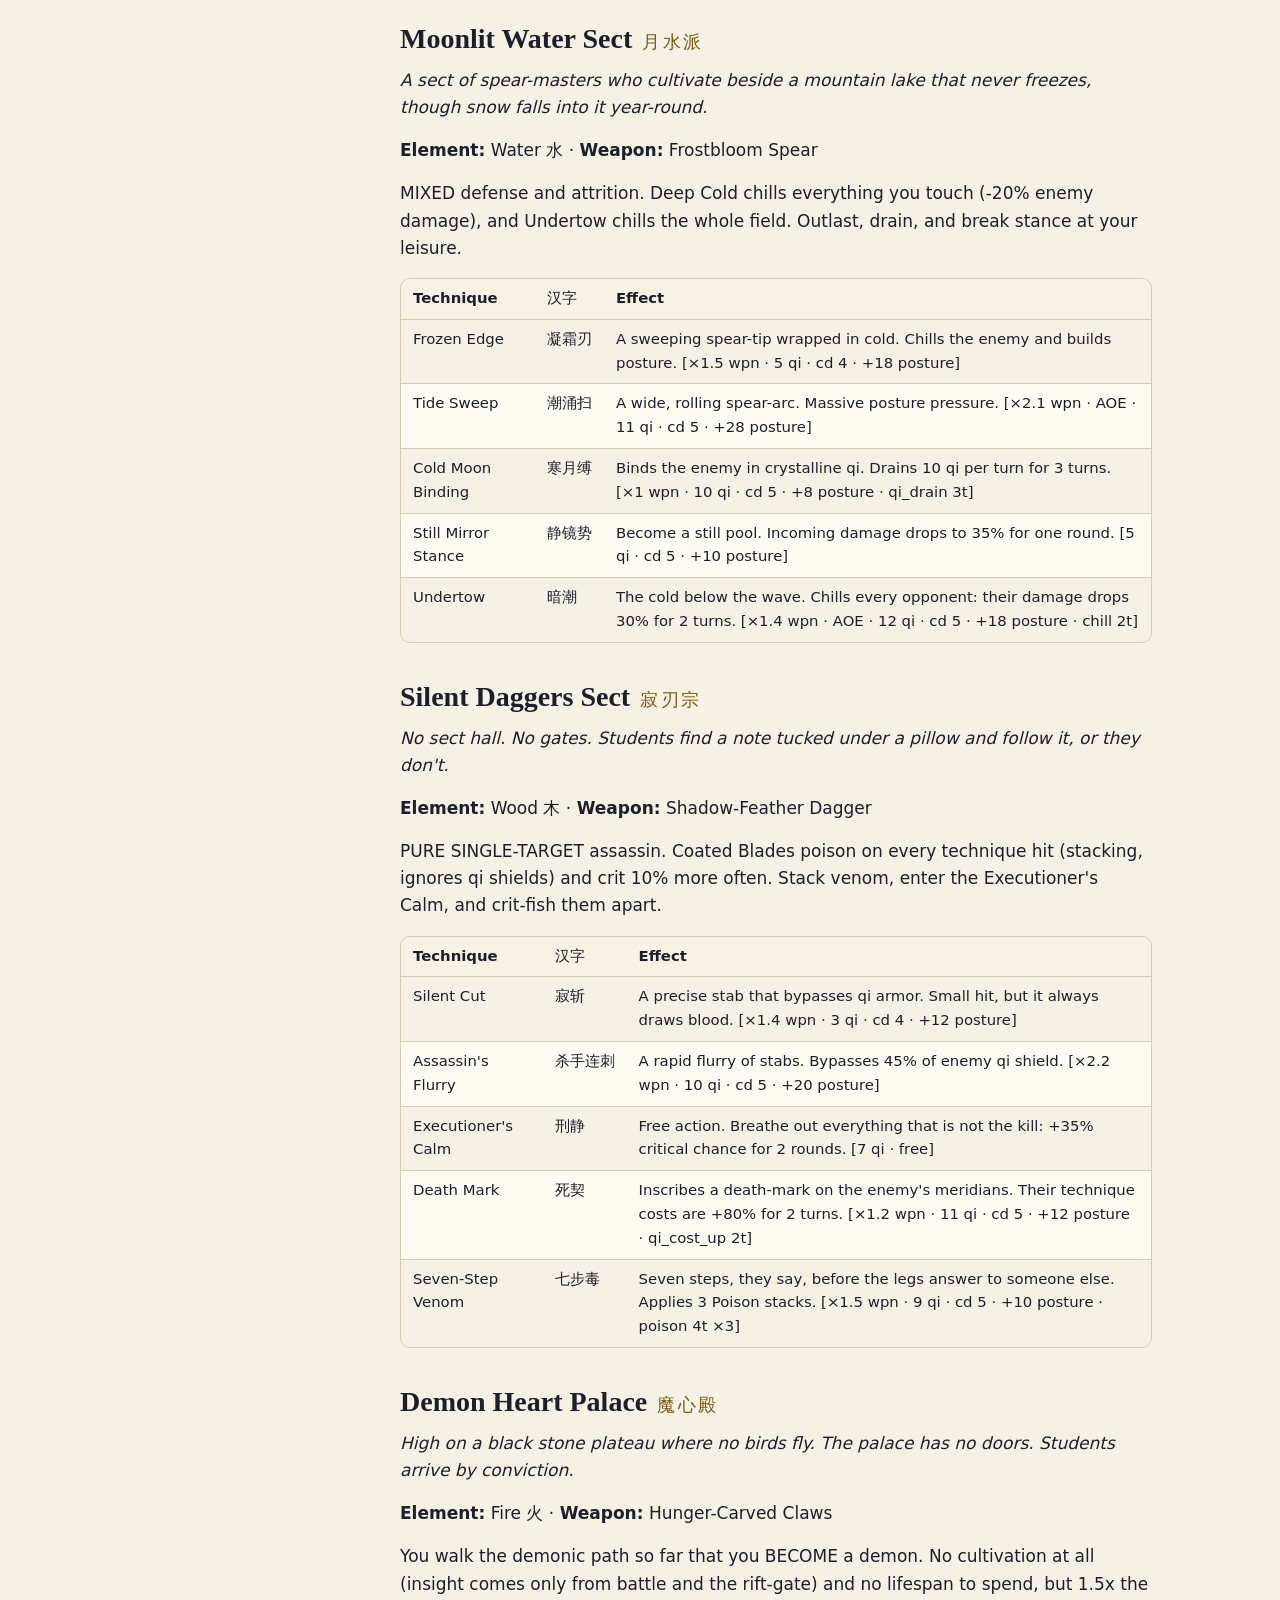
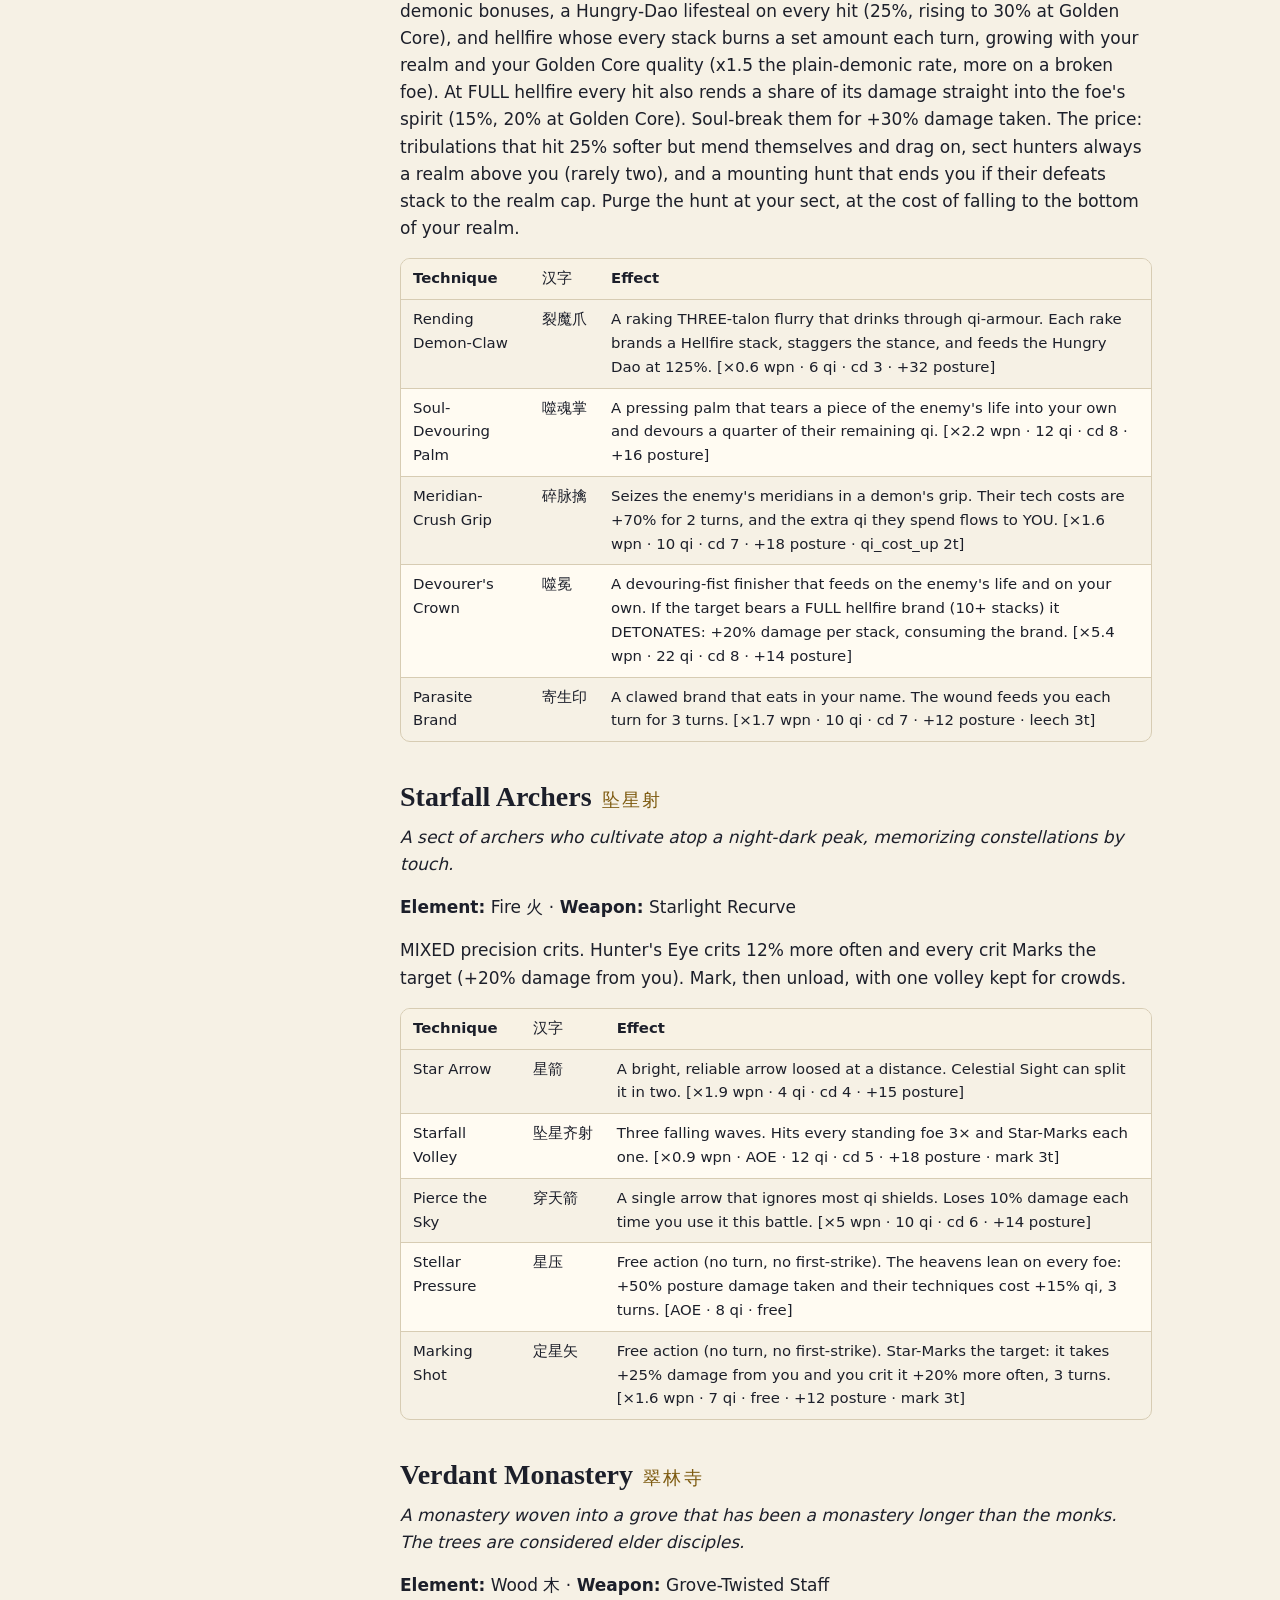
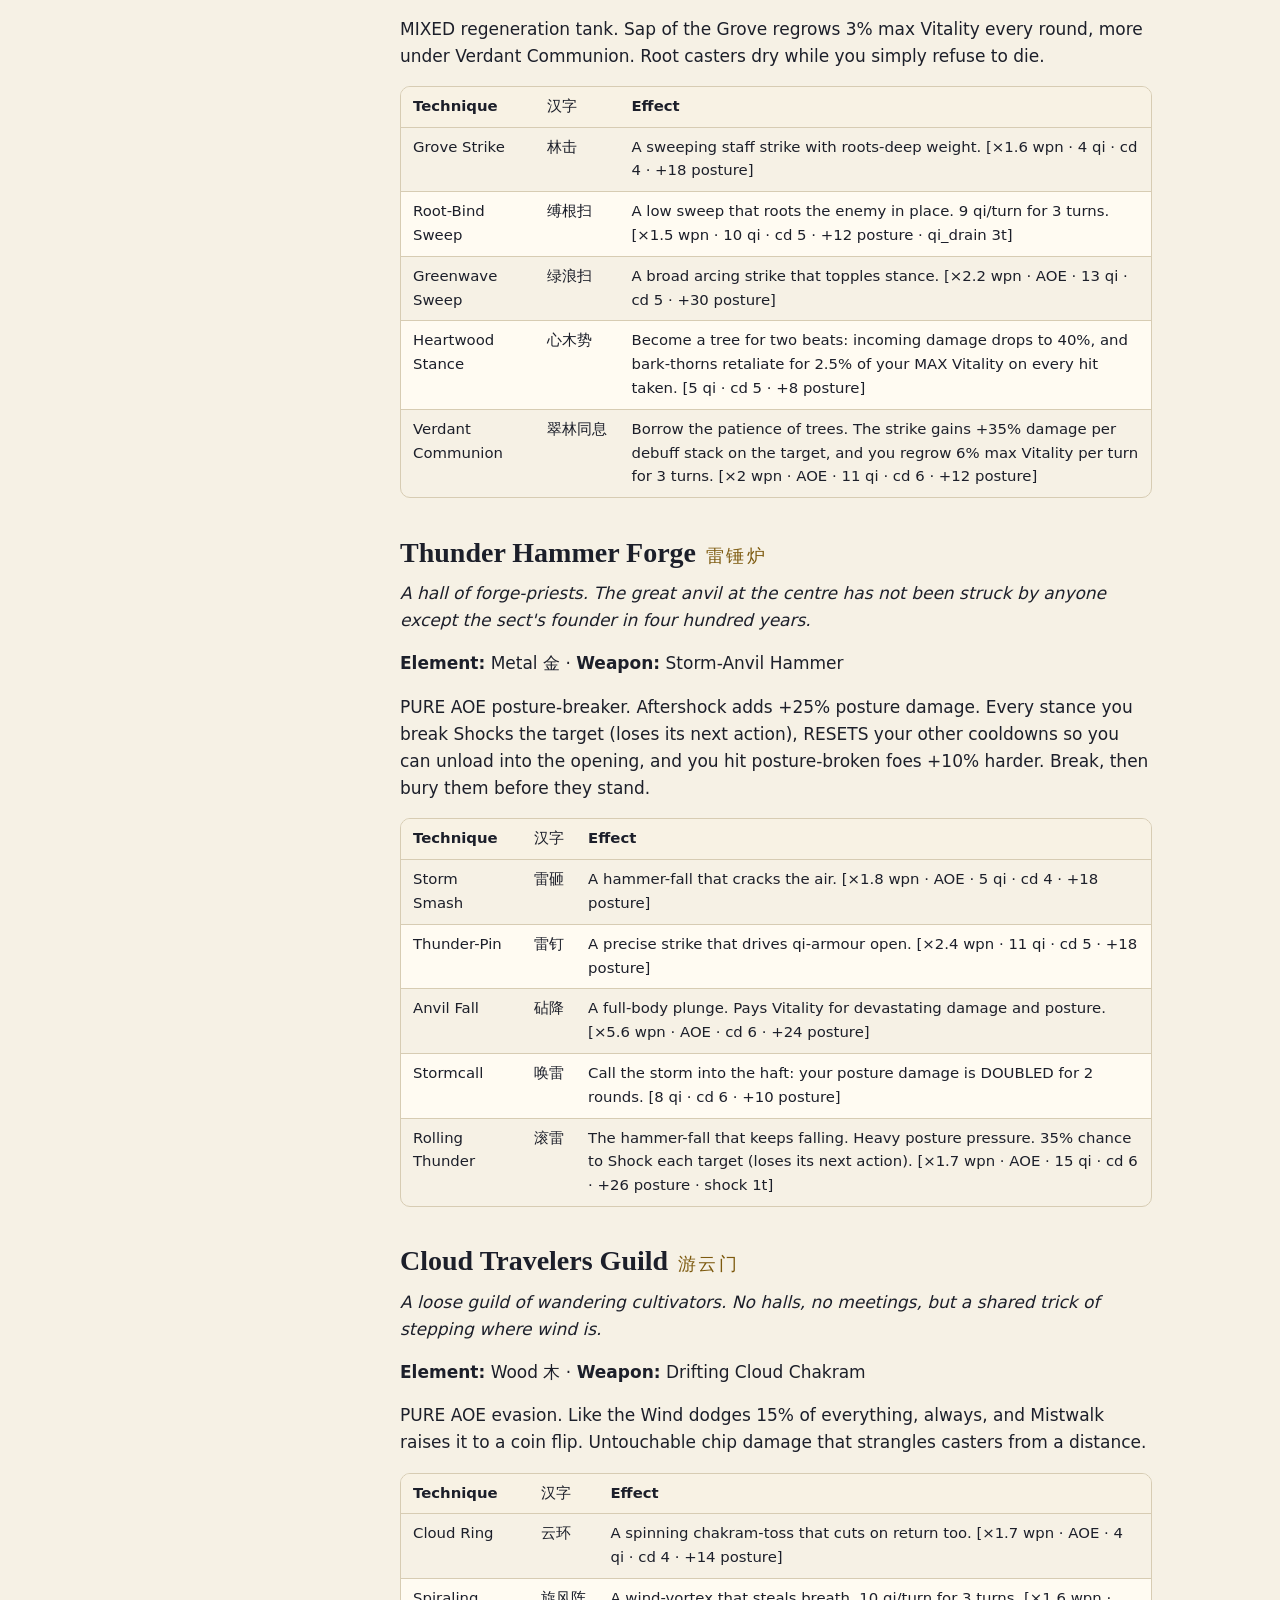
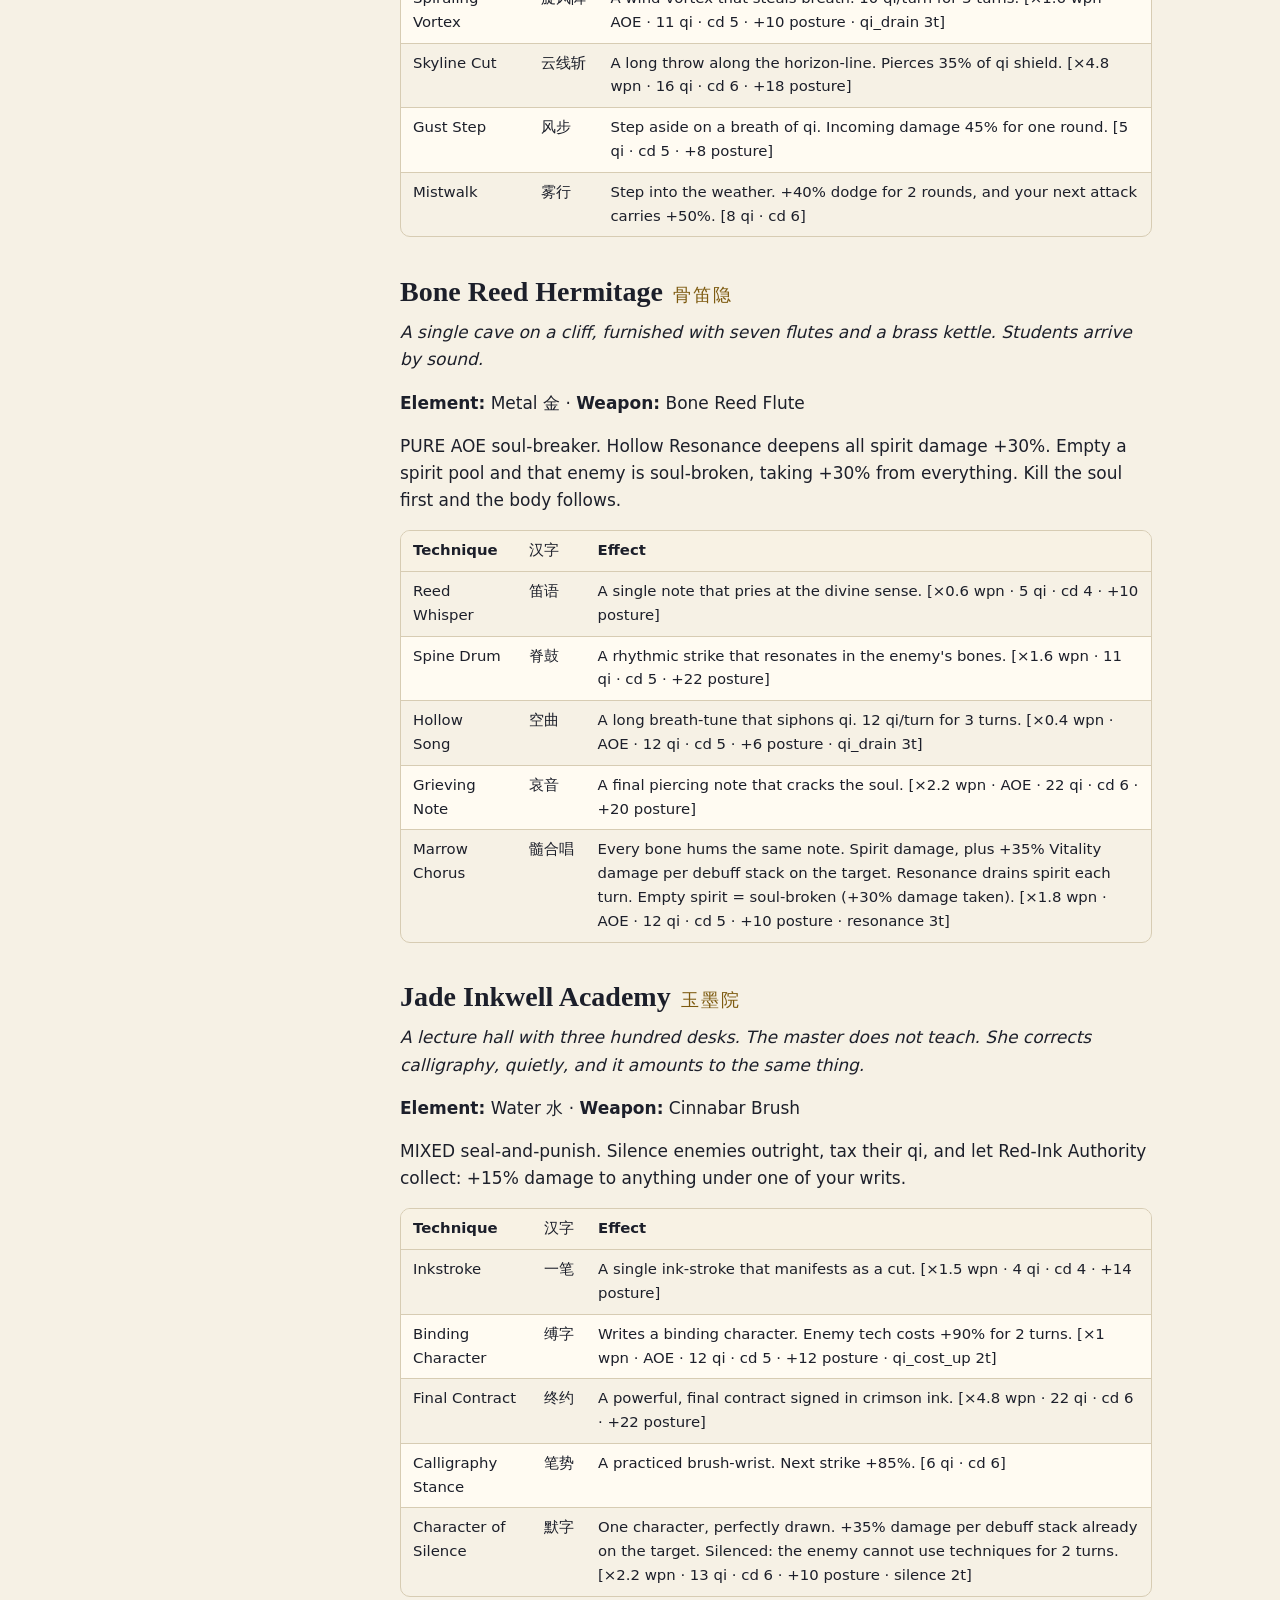
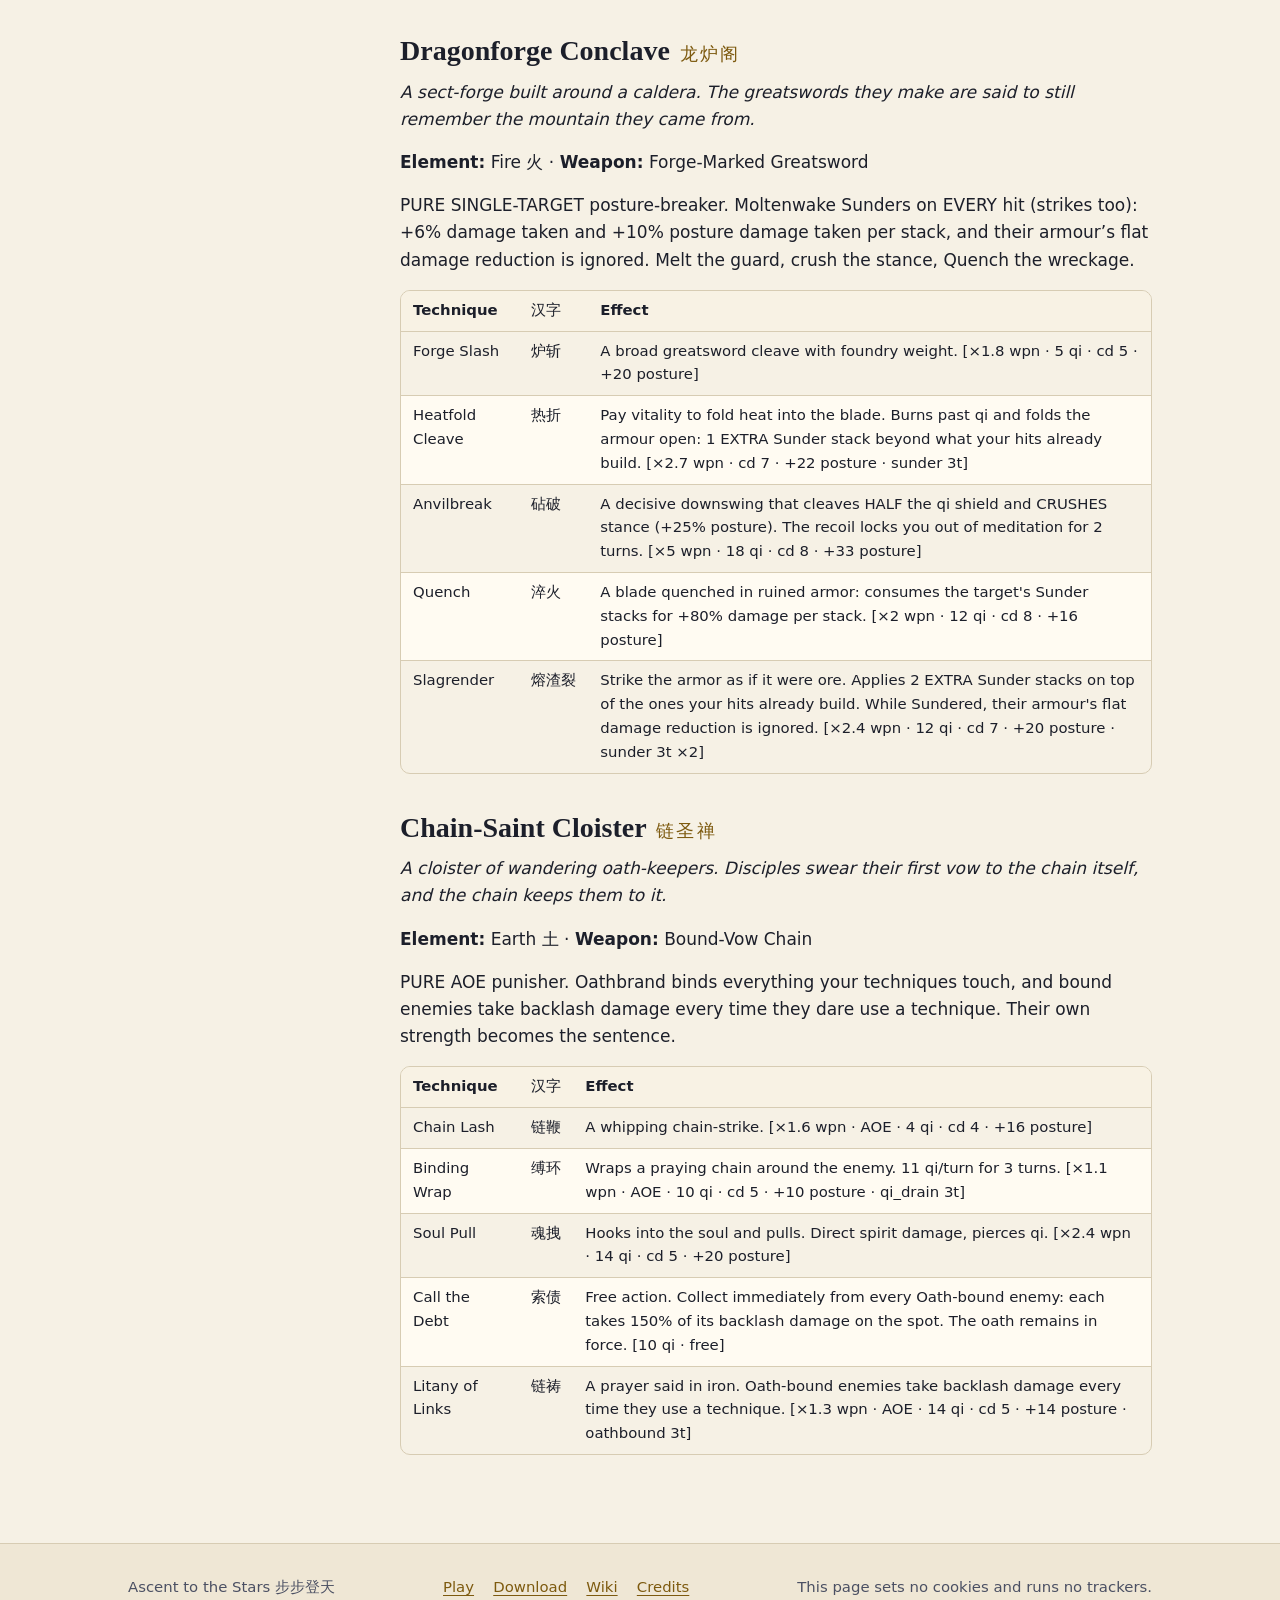
<file: wiki/schools/index.html>
<!DOCTYPE html>
<html lang="en">
<head>
<meta charset="utf-8">
<meta name="viewport" content="width=device-width, initial-scale=1">
<title>Schools · Ascent to the Stars wiki</title>
<meta name="description" content="Your school fixes your weapon affinity, your five base techniques, an always-on kit, and your primary element (see Five Elements).">
<meta name="color-scheme" content="dark light">
<meta name="theme-color" content="#0a0d18" media="(prefers-color-scheme: dark)">
<meta name="theme-color" content="#f6f1e5" media="(prefers-color-scheme: light)">
<link rel="canonical" href="https://ascenttothestars.github.io/wiki/schools/">
<link rel="icon" href="/assets/favicon.svg" type="image/svg+xml">
<meta property="og:type" content="article">
<meta property="og:site_name" content="Ascent to the Stars">
<meta property="og:url" content="https://ascenttothestars.github.io/wiki/schools/">
<meta property="og:title" content="Schools · Ascent to the Stars wiki">
<meta property="og:description" content="Your school fixes your weapon affinity, your five base techniques, an always-on kit, and your primary element (see Five Elements).">
<link rel="stylesheet" href="/assets/site.css">
<link rel="stylesheet" href="/assets/wiki.css">
</head>
<body>
<a class="skip" href="#main">Skip to content</a>

<header class="site-header wiki-header">
  <div class="wrap">
    <a class="brand" href="/" aria-label="Ascent to the Stars, home">
      <svg viewBox="0 0 64 64" aria-hidden="true" focusable="false">
        <path d="M6 54 L22 32 L30 42 L40 24 L58 54 Z" fill="#2d6b59"/>
        <path d="M32 6 L34.6 14.4 L43 17 L34.6 19.6 L32 28 L29.4 19.6 L21 17 L29.4 14.4 Z" fill="#e2c46e"/>
      </svg>
      <span>Ascent to the Stars</span>
    </a>
    <nav class="site-nav" aria-label="Site">
      <ul>
        <li><a href="/game/">Play</a></li>
        <li><a href="/#download">Download</a></li>
        <li><a href="/wiki/">Wiki</a></li>
        <li><a href="/wiki/changelog/">Changelog</a></li>
      </ul>
    </nav>
  </div>
</header>

<div class="wrap wiki-layout">
  <nav class="wiki-nav" aria-label="Wiki pages">
    <details open>
      <summary>Wiki pages</summary>
      <ul><li><a href="/wiki/">Home</a></li></ul>
<p class="wiki-nav-group">Getting Started</p>
<ul><li><a href="/wiki/getting-started/">Getting Started</a></li><li><a href="/wiki/updates-and-platforms/">Updates and Platforms</a></li></ul>
<p class="wiki-nav-group">Guides</p>
<ul><li><a href="/wiki/paths/">Paths</a></li></ul>
<p class="wiki-nav-group">Reference <span>(generated)</span></p>
<ul><li><a href="/wiki/realms/">Realms</a></li><li><a href="/wiki/schools/" aria-current="page">Schools</a></li><li><a href="/wiki/five-elements/">Five Elements</a></li><li><a href="/wiki/armor-sets/">Armor Sets</a></li><li><a href="/wiki/bosses/">Bosses</a></li></ul>
<p class="wiki-nav-group">Tracking</p>
<ul><li><a href="/wiki/changelog/">Changelog</a></li></ul>
    </details>
  </nav>
  <script>if (!matchMedia('(min-width: 900px)').matches) document.querySelector('.wiki-nav details').open = false;</script>
  <main id="main" class="wiki">
    <details class="wiki-toc"><summary>On this page</summary><ol><li><a href="#azure-sword-sect">Azure Sword Sect <span lang="zh-Hans">青锋剑派</span></a></li><li><a href="#iron-body-hall">Iron Body Hall <span lang="zh-Hans">铁身堂</span></a></li><li><a href="#whispering-array-pavilion">Whispering Array Pavilion <span lang="zh-Hans">低语阵阁</span></a></li><li><a href="#crimson-flame-pagoda">Crimson Flame Pagoda <span lang="zh-Hans">赤炎塔</span></a></li><li><a href="#moonlit-water-sect">Moonlit Water Sect <span lang="zh-Hans">月水派</span></a></li><li><a href="#silent-daggers-sect">Silent Daggers Sect <span lang="zh-Hans">寂刃宗</span></a></li><li><a href="#demon-heart-palace">Demon Heart Palace <span lang="zh-Hans">魔心殿</span></a></li><li><a href="#starfall-archers">Starfall Archers <span lang="zh-Hans">坠星射</span></a></li><li><a href="#verdant-monastery">Verdant Monastery <span lang="zh-Hans">翠林寺</span></a></li><li><a href="#thunder-hammer-forge">Thunder Hammer Forge <span lang="zh-Hans">雷锤炉</span></a></li><li><a href="#cloud-travelers-guild">Cloud Travelers Guild <span lang="zh-Hans">游云门</span></a></li><li><a href="#bone-reed-hermitage">Bone Reed Hermitage <span lang="zh-Hans">骨笛隐</span></a></li><li><a href="#jade-inkwell-academy">Jade Inkwell Academy <span lang="zh-Hans">玉墨院</span></a></li><li><a href="#dragonforge-conclave">Dragonforge Conclave <span lang="zh-Hans">龙炉阁</span></a></li><li><a href="#chain-saint-cloister">Chain-Saint Cloister <span lang="zh-Hans">链圣禅</span></a></li></ol></details>
    <blockquote><p><em>This page is generated from the game's own data tables (v1.27.216). Numbers here are the shipped numbers.</em></p></blockquote>
<h1 id="schools">Schools <span lang="zh-Hans">宗门</span></h1>
<p>Your school fixes your weapon affinity, your five base techniques, an always-on kit, and your <strong>primary element</strong> (see <a href="/wiki/five-elements/">Five Elements</a>).</p>
<h2 id="azure-sword-sect">Azure Sword Sect <span lang="zh-Hans">青锋剑派</span></h2>
<p><em>High on a jade peak, the sword remembers itself. Students sleep beside their blades.</em></p>
<p><strong>Element:</strong> Metal <span lang="zh-Hans">金</span> · <strong>Weapon:</strong> Iron Sword</p>
<p>PURE SINGLE-TARGET, ramping damage. Every technique hit builds Sword Intent (+8% damage per stack, max 5). Chain techniques into a crescendo and spend the peak on Mountain-Severing Edge.</p>
<div class="table-wrap"><table><thead><tr><th scope="col">Technique</th><th scope="col"><span lang="zh-Hans">汉字</span></th><th scope="col">Effect</th></tr></thead><tbody><tr><td>Azure Flash Cut</td><td><span lang="zh-Hans">青锋疾斩</span></td><td>A swift descending cut. Cheap, reliable, bleeds your opponent's stance. [×1.7 wpn · 4 qi · cd 4 · +18 posture]</td></tr><tr><td>Rippling Thousand Strikes</td><td><span lang="zh-Hans">千漪斩</span></td><td>Cascading strikes that wear down any defense. Massive posture pressure. [×0.65 wpn · 12 qi · cd 5 · +32 posture]</td></tr><tr><td>Mountain-Severing Edge</td><td><span lang="zh-Hans">断山刃</span></td><td>A single devastating cleave. Small posture build and enormous damage, at its most fearsome against a broken stance. [×5.2 wpn · 22 qi · cd 6 · +12 posture]</td></tr><tr><td>Listening Dao</td><td><span lang="zh-Hans">听道</span></td><td>Free action. Listen for the line the fight is drawing: +2 Sword Intent and +10 qi, without spending your turn. [4 qi · free]</td></tr><tr><td>Third Cut Remembers</td><td><span lang="zh-Hans">三斩记</span></td><td>A cut informed by the two before it. Grants +2 Sword Intent stacks on hit. [×2.2 wpn · 8 qi · cd 5 · +16 posture]</td></tr></tbody></table></div>
<h2 id="iron-body-hall">Iron Body Hall <span lang="zh-Hans">铁身堂</span></h2>
<p><em>Flesh is the only scripture that never lies. The hall floor is stained brown from four centuries of training.</em></p>
<p><strong>Element:</strong> Earth <span lang="zh-Hans">土</span> · <strong>Weapon:</strong> Tempered Fists</p>
<p>PURE SINGLE-TARGET tank. Iron Skin passively blunts every hit and reflects 15% of damage taken. Stack stances to become unmovable, then spend your own blood on Bloodbone finishers.</p>
<div class="table-wrap"><table><thead><tr><th scope="col">Technique</th><th scope="col"><span lang="zh-Hans">汉字</span></th><th scope="col">Effect</th></tr></thead><tbody><tr><td>Iron Palm Strike</td><td><span lang="zh-Hans">铁掌式</span></td><td>A tempered palm. Always bleeds damage through any shield. [×1.5 wpn · 3 qi · cd 4 · +15 posture]</td></tr><tr><td>Stone-Breaking Fist</td><td><span lang="zh-Hans">碎石拳</span></td><td>Power driven straight through the meridians. Pierces 40% of enemy qi shield, heavy posture build. [×2.3 wpn · 8 qi · cd 5 · +26 posture]</td></tr><tr><td>Bloodbone Tempering</td><td><span lang="zh-Hans">血骨炼</span></td><td>Burn your own vitality for a devastating blow, heaviest of all upon a broken stance. [×5 wpn · cd 6 · +12 posture]</td></tr><tr><td>Mountain Stance</td><td><span lang="zh-Hans">山岳势</span></td><td>Root to the earth. Incoming damage drops to 40% for one round. [5 qi · cd 5 · +10 posture]</td></tr><tr><td>Avalanche Guard</td><td><span lang="zh-Hans">崩山守</span></td><td>Become the mountainside. Incoming damage 45% for 2 rounds, and 35% of what lands is returned. [7 qi · cd 6 · +8 posture]</td></tr></tbody></table></div>
<h2 id="whispering-array-pavilion">Whispering Array Pavilion <span lang="zh-Hans">低语阵阁</span></h2>
<p><em>The dao is not fought. It is arranged, and then witnessed. Ink is their sword and paper their shield.</em></p>
<p><strong>Element:</strong> Water <span lang="zh-Hans">水</span> · <strong>Weapon:</strong> Paper Array Fan</p>
<p>PURE AOE control. Entangle whole packs (qi drain + meditation sealed), knot meridians, and let Lingering Glyphs stretch every debuff a turn longer. Wins slow and absolute.</p>
<div class="table-wrap"><table><thead><tr><th scope="col">Technique</th><th scope="col"><span lang="zh-Hans">汉字</span></th><th scope="col">Effect</th></tr></thead><tbody><tr><td>Binding Glyph Array</td><td><span lang="zh-Hans">束缚阵</span></td><td>Inscribes a draining glyph upon the foe. They bleed 8 qi per turn for 3 turns. [×1 wpn · AOE · 7 qi · cd 4 · +12 posture · qi_drain 3t]</td></tr><tr><td>Soul-Drawing Formation</td><td><span lang="zh-Hans">引魂阵</span></td><td>A formation that claws at the enemy's soul. Direct Spirit damage, heavy pressure. [×2.8 wpn · 16 qi · cd 6 · +12 posture]</td></tr><tr><td>Dao-Severing Glyph</td><td><span lang="zh-Hans">断道符</span></td><td>Knots the enemy meridians. Their technique qi costs double for 2 turns. [×1.5 wpn · AOE · 10 qi · cd 5 · +14 posture · qi_cost_up 2t]</td></tr><tr><td>Array Anchor Strike</td><td><span lang="zh-Hans">阵眼破</span></td><td>Drives a formation spike through the enemy stance. Overwhelming posture strike. [×2.5 wpn · 13 qi · cd 5 · +30 posture]</td></tr><tr><td>Five-Direction Entanglement</td><td><span lang="zh-Hans">五方缚阵</span></td><td>Glyphs close from five directions at once. Entangles: 10 qi drained per turn and meditation is sealed. [×0.9 wpn · AOE · 14 qi · cd 5 · +10 posture · entangle 2t]</td></tr></tbody></table></div>
<h2 id="crimson-flame-pagoda">Crimson Flame Pagoda <span lang="zh-Hans">赤炎塔</span></h2>
<p><em>At the pagoda's peak, a brazier has burned for nine centuries without fuel. Disciples learn to match it.</em></p>
<p><strong>Element:</strong> Fire <span lang="zh-Hans">火</span> · <strong>Weapon:</strong> Ashen Blade</p>
<p>PURE AOE damage-over-time. Everburn makes every technique hit stack Burn, a fire that ticks straight past qi shields. Spread it wide with Ashfall, then watch the field cook.</p>
<div class="table-wrap"><table><thead><tr><th scope="col">Technique</th><th scope="col"><span lang="zh-Hans">汉字</span></th><th scope="col">Effect</th></tr></thead><tbody><tr><td>Flame Slash</td><td><span lang="zh-Hans">焰斩</span></td><td>A saber stroke wreathed in ember-qi. Fast, hot, and reliable. [×1.8 wpn · 4 qi · cd 4 · +16 posture]</td></tr><tr><td>Burning Rend</td><td><span lang="zh-Hans">燃裂</span></td><td>A diagonal cut that leaves smoldering meridians behind. Burns past qi shields. [×2.2 wpn · AOE · 9 qi · cd 5 · +22 posture]</td></tr><tr><td>Phoenix Cry</td><td><span lang="zh-Hans">凤鸣</span></td><td>A final roaring cleave that consumes your own vitality. The finisher of fire cultivators. [×5.5 wpn · AOE · cd 6 · +15 posture]</td></tr><tr><td>Ashfall Detonation</td><td><span lang="zh-Hans">烬爆</span></td><td>Clap the air shut around the fire. Detonates the target's Burn: all remaining burn damage lands at once, at 150%. [×1.2 wpn · 10 qi · cd 6 · +10 posture]</td></tr><tr><td>Ashfall</td><td><span lang="zh-Hans">灰落</span></td><td>The air itself catches. +35% damage per debuff stack already on the target (detonates your Burn). Applies 2 Burn stacks, which tick past qi shields. [×2.2 wpn · AOE · 13 qi · cd 5 · +12 posture · burn 3t ×2]</td></tr></tbody></table></div>
<h2 id="moonlit-water-sect">Moonlit Water Sect <span lang="zh-Hans">月水派</span></h2>
<p><em>A sect of spear-masters who cultivate beside a mountain lake that never freezes, though snow falls into it year-round.</em></p>
<p><strong>Element:</strong> Water <span lang="zh-Hans">水</span> · <strong>Weapon:</strong> Frostbloom Spear</p>
<p>MIXED defense and attrition. Deep Cold chills everything you touch (-20% enemy damage), and Undertow chills the whole field. Outlast, drain, and break stance at your leisure.</p>
<div class="table-wrap"><table><thead><tr><th scope="col">Technique</th><th scope="col"><span lang="zh-Hans">汉字</span></th><th scope="col">Effect</th></tr></thead><tbody><tr><td>Frozen Edge</td><td><span lang="zh-Hans">凝霜刃</span></td><td>A sweeping spear-tip wrapped in cold. Chills the enemy and builds posture. [×1.5 wpn · 5 qi · cd 4 · +18 posture]</td></tr><tr><td>Tide Sweep</td><td><span lang="zh-Hans">潮涌扫</span></td><td>A wide, rolling spear-arc. Massive posture pressure. [×2.1 wpn · AOE · 11 qi · cd 5 · +28 posture]</td></tr><tr><td>Cold Moon Binding</td><td><span lang="zh-Hans">寒月缚</span></td><td>Binds the enemy in crystalline qi. Drains 10 qi per turn for 3 turns. [×1 wpn · 10 qi · cd 5 · +8 posture · qi_drain 3t]</td></tr><tr><td>Still Mirror Stance</td><td><span lang="zh-Hans">静镜势</span></td><td>Become a still pool. Incoming damage drops to 35% for one round. [5 qi · cd 5 · +10 posture]</td></tr><tr><td>Undertow</td><td><span lang="zh-Hans">暗潮</span></td><td>The cold below the wave. Chills every opponent: their damage drops 30% for 2 turns. [×1.4 wpn · AOE · 12 qi · cd 5 · +18 posture · chill 2t]</td></tr></tbody></table></div>
<h2 id="silent-daggers-sect">Silent Daggers Sect <span lang="zh-Hans">寂刃宗</span></h2>
<p><em>No sect hall. No gates. Students find a note tucked under a pillow and follow it, or they don't.</em></p>
<p><strong>Element:</strong> Wood <span lang="zh-Hans">木</span> · <strong>Weapon:</strong> Shadow-Feather Dagger</p>
<p>PURE SINGLE-TARGET assassin. Coated Blades poison on every technique hit (stacking, ignores qi shields) and crit 10% more often. Stack venom, enter the Executioner's Calm, and crit-fish them apart.</p>
<div class="table-wrap"><table><thead><tr><th scope="col">Technique</th><th scope="col"><span lang="zh-Hans">汉字</span></th><th scope="col">Effect</th></tr></thead><tbody><tr><td>Silent Cut</td><td><span lang="zh-Hans">寂斩</span></td><td>A precise stab that bypasses qi armor. Small hit, but it always draws blood. [×1.4 wpn · 3 qi · cd 4 · +12 posture]</td></tr><tr><td>Assassin's Flurry</td><td><span lang="zh-Hans">杀手连刺</span></td><td>A rapid flurry of stabs. Bypasses 45% of enemy qi shield. [×2.2 wpn · 10 qi · cd 5 · +20 posture]</td></tr><tr><td>Executioner's Calm</td><td><span lang="zh-Hans">刑静</span></td><td>Free action. Breathe out everything that is not the kill: +35% critical chance for 2 rounds. [7 qi · free]</td></tr><tr><td>Death Mark</td><td><span lang="zh-Hans">死契</span></td><td>Inscribes a death-mark on the enemy's meridians. Their technique costs are +80% for 2 turns. [×1.2 wpn · 11 qi · cd 5 · +12 posture · qi_cost_up 2t]</td></tr><tr><td>Seven-Step Venom</td><td><span lang="zh-Hans">七步毒</span></td><td>Seven steps, they say, before the legs answer to someone else. Applies 3 Poison stacks. [×1.5 wpn · 9 qi · cd 5 · +10 posture · poison 4t ×3]</td></tr></tbody></table></div>
<h2 id="demon-heart-palace">Demon Heart Palace <span lang="zh-Hans">魔心殿</span></h2>
<p><em>High on a black stone plateau where no birds fly. The palace has no doors. Students arrive by conviction.</em></p>
<p><strong>Element:</strong> Fire <span lang="zh-Hans">火</span> · <strong>Weapon:</strong> Hunger-Carved Claws</p>
<p>You walk the demonic path so far that you BECOME a demon. No cultivation at all (insight comes only from battle and the rift-gate) and no lifespan to spend, but 1.5x the demonic bonuses, a Hungry-Dao lifesteal on every hit (25%, rising to 30% at Golden Core), and hellfire whose every stack burns a set amount each turn, growing with your realm and your Golden Core quality (x1.5 the plain-demonic rate, more on a broken foe). At FULL hellfire every hit also rends a share of its damage straight into the foe's spirit (15%, 20% at Golden Core). Soul-break them for +30% damage taken. The price: tribulations that hit 25% softer but mend themselves and drag on, sect hunters always a realm above you (rarely two), and a mounting hunt that ends you if their defeats stack to the realm cap. Purge the hunt at your sect, at the cost of falling to the bottom of your realm.</p>
<div class="table-wrap"><table><thead><tr><th scope="col">Technique</th><th scope="col"><span lang="zh-Hans">汉字</span></th><th scope="col">Effect</th></tr></thead><tbody><tr><td>Rending Demon-Claw</td><td><span lang="zh-Hans">裂魔爪</span></td><td>A raking THREE-talon flurry that drinks through qi-armour. Each rake brands a Hellfire stack, staggers the stance, and feeds the Hungry Dao at 125%. [×0.6 wpn · 6 qi · cd 3 · +32 posture]</td></tr><tr><td>Soul-Devouring Palm</td><td><span lang="zh-Hans">噬魂掌</span></td><td>A pressing palm that tears a piece of the enemy's life into your own and devours a quarter of their remaining qi. [×2.2 wpn · 12 qi · cd 8 · +16 posture]</td></tr><tr><td>Meridian-Crush Grip</td><td><span lang="zh-Hans">碎脉擒</span></td><td>Seizes the enemy's meridians in a demon's grip. Their tech costs are +70% for 2 turns, and the extra qi they spend flows to YOU. [×1.6 wpn · 10 qi · cd 7 · +18 posture · qi_cost_up 2t]</td></tr><tr><td>Devourer's Crown</td><td><span lang="zh-Hans">噬冕</span></td><td>A devouring-fist finisher that feeds on the enemy's life and on your own. If the target bears a FULL hellfire brand (10+ stacks) it DETONATES: +20% damage per stack, consuming the brand. [×5.4 wpn · 22 qi · cd 8 · +14 posture]</td></tr><tr><td>Parasite Brand</td><td><span lang="zh-Hans">寄生印</span></td><td>A clawed brand that eats in your name. The wound feeds you each turn for 3 turns. [×1.7 wpn · 10 qi · cd 7 · +12 posture · leech 3t]</td></tr></tbody></table></div>
<h2 id="starfall-archers">Starfall Archers <span lang="zh-Hans">坠星射</span></h2>
<p><em>A sect of archers who cultivate atop a night-dark peak, memorizing constellations by touch.</em></p>
<p><strong>Element:</strong> Fire <span lang="zh-Hans">火</span> · <strong>Weapon:</strong> Starlight Recurve</p>
<p>MIXED precision crits. Hunter's Eye crits 12% more often and every crit Marks the target (+20% damage from you). Mark, then unload, with one volley kept for crowds.</p>
<div class="table-wrap"><table><thead><tr><th scope="col">Technique</th><th scope="col"><span lang="zh-Hans">汉字</span></th><th scope="col">Effect</th></tr></thead><tbody><tr><td>Star Arrow</td><td><span lang="zh-Hans">星箭</span></td><td>A bright, reliable arrow loosed at a distance. Celestial Sight can split it in two. [×1.9 wpn · 4 qi · cd 4 · +15 posture]</td></tr><tr><td>Starfall Volley</td><td><span lang="zh-Hans">坠星齐射</span></td><td>Three falling waves. Hits every standing foe 3× and Star-Marks each one. [×0.9 wpn · AOE · 12 qi · cd 5 · +18 posture · mark 3t]</td></tr><tr><td>Pierce the Sky</td><td><span lang="zh-Hans">穿天箭</span></td><td>A single arrow that ignores most qi shields. Loses 10% damage each time you use it this battle. [×5 wpn · 10 qi · cd 6 · +14 posture]</td></tr><tr><td>Stellar Pressure</td><td><span lang="zh-Hans">星压</span></td><td>Free action (no turn, no first-strike). The heavens lean on every foe: +50% posture damage taken and their techniques cost +15% qi, 3 turns. [AOE · 8 qi · free]</td></tr><tr><td>Marking Shot</td><td><span lang="zh-Hans">定星矢</span></td><td>Free action (no turn, no first-strike). Star-Marks the target: it takes +25% damage from you and you crit it +20% more often, 3 turns. [×1.6 wpn · 7 qi · free · +12 posture · mark 3t]</td></tr></tbody></table></div>
<h2 id="verdant-monastery">Verdant Monastery <span lang="zh-Hans">翠林寺</span></h2>
<p><em>A monastery woven into a grove that has been a monastery longer than the monks. The trees are considered elder disciples.</em></p>
<p><strong>Element:</strong> Wood <span lang="zh-Hans">木</span> · <strong>Weapon:</strong> Grove-Twisted Staff</p>
<p>MIXED regeneration tank. Sap of the Grove regrows 3% max Vitality every round, more under Verdant Communion. Root casters dry while you simply refuse to die.</p>
<div class="table-wrap"><table><thead><tr><th scope="col">Technique</th><th scope="col"><span lang="zh-Hans">汉字</span></th><th scope="col">Effect</th></tr></thead><tbody><tr><td>Grove Strike</td><td><span lang="zh-Hans">林击</span></td><td>A sweeping staff strike with roots-deep weight. [×1.6 wpn · 4 qi · cd 4 · +18 posture]</td></tr><tr><td>Root-Bind Sweep</td><td><span lang="zh-Hans">缚根扫</span></td><td>A low sweep that roots the enemy in place. 9 qi/turn for 3 turns. [×1.5 wpn · 10 qi · cd 5 · +12 posture · qi_drain 3t]</td></tr><tr><td>Greenwave Sweep</td><td><span lang="zh-Hans">绿浪扫</span></td><td>A broad arcing strike that topples stance. [×2.2 wpn · AOE · 13 qi · cd 5 · +30 posture]</td></tr><tr><td>Heartwood Stance</td><td><span lang="zh-Hans">心木势</span></td><td>Become a tree for two beats: incoming damage drops to 40%, and bark-thorns retaliate for 2.5% of your MAX Vitality on every hit taken. [5 qi · cd 5 · +8 posture]</td></tr><tr><td>Verdant Communion</td><td><span lang="zh-Hans">翠林同息</span></td><td>Borrow the patience of trees. The strike gains +35% damage per debuff stack on the target, and you regrow 6% max Vitality per turn for 3 turns. [×2 wpn · AOE · 11 qi · cd 6 · +12 posture]</td></tr></tbody></table></div>
<h2 id="thunder-hammer-forge">Thunder Hammer Forge <span lang="zh-Hans">雷锤炉</span></h2>
<p><em>A hall of forge-priests. The great anvil at the centre has not been struck by anyone except the sect's founder in four hundred years.</em></p>
<p><strong>Element:</strong> Metal <span lang="zh-Hans">金</span> · <strong>Weapon:</strong> Storm-Anvil Hammer</p>
<p>PURE AOE posture-breaker. Aftershock adds +25% posture damage. Every stance you break Shocks the target (loses its next action), RESETS your other cooldowns so you can unload into the opening, and you hit posture-broken foes +10% harder. Break, then bury them before they stand.</p>
<div class="table-wrap"><table><thead><tr><th scope="col">Technique</th><th scope="col"><span lang="zh-Hans">汉字</span></th><th scope="col">Effect</th></tr></thead><tbody><tr><td>Storm Smash</td><td><span lang="zh-Hans">雷砸</span></td><td>A hammer-fall that cracks the air. [×1.8 wpn · AOE · 5 qi · cd 4 · +18 posture]</td></tr><tr><td>Thunder-Pin</td><td><span lang="zh-Hans">雷钉</span></td><td>A precise strike that drives qi-armour open. [×2.4 wpn · 11 qi · cd 5 · +18 posture]</td></tr><tr><td>Anvil Fall</td><td><span lang="zh-Hans">砧降</span></td><td>A full-body plunge. Pays Vitality for devastating damage and posture. [×5.6 wpn · AOE · cd 6 · +24 posture]</td></tr><tr><td>Stormcall</td><td><span lang="zh-Hans">唤雷</span></td><td>Call the storm into the haft: your posture damage is DOUBLED for 2 rounds. [8 qi · cd 6 · +10 posture]</td></tr><tr><td>Rolling Thunder</td><td><span lang="zh-Hans">滚雷</span></td><td>The hammer-fall that keeps falling. Heavy posture pressure. 35% chance to Shock each target (loses its next action). [×1.7 wpn · AOE · 15 qi · cd 6 · +26 posture · shock 1t]</td></tr></tbody></table></div>
<h2 id="cloud-travelers-guild">Cloud Travelers Guild <span lang="zh-Hans">游云门</span></h2>
<p><em>A loose guild of wandering cultivators. No halls, no meetings, but a shared trick of stepping where wind is.</em></p>
<p><strong>Element:</strong> Wood <span lang="zh-Hans">木</span> · <strong>Weapon:</strong> Drifting Cloud Chakram</p>
<p>PURE AOE evasion. Like the Wind dodges 15% of everything, always, and Mistwalk raises it to a coin flip. Untouchable chip damage that strangles casters from a distance.</p>
<div class="table-wrap"><table><thead><tr><th scope="col">Technique</th><th scope="col"><span lang="zh-Hans">汉字</span></th><th scope="col">Effect</th></tr></thead><tbody><tr><td>Cloud Ring</td><td><span lang="zh-Hans">云环</span></td><td>A spinning chakram-toss that cuts on return too. [×1.7 wpn · AOE · 4 qi · cd 4 · +14 posture]</td></tr><tr><td>Spiraling Vortex</td><td><span lang="zh-Hans">旋风阵</span></td><td>A wind-vortex that steals breath. 10 qi/turn for 3 turns. [×1.6 wpn · AOE · 11 qi · cd 5 · +10 posture · qi_drain 3t]</td></tr><tr><td>Skyline Cut</td><td><span lang="zh-Hans">云线斩</span></td><td>A long throw along the horizon-line. Pierces 35% of qi shield. [×4.8 wpn · 16 qi · cd 6 · +18 posture]</td></tr><tr><td>Gust Step</td><td><span lang="zh-Hans">风步</span></td><td>Step aside on a breath of qi. Incoming damage 45% for one round. [5 qi · cd 5 · +8 posture]</td></tr><tr><td>Mistwalk</td><td><span lang="zh-Hans">雾行</span></td><td>Step into the weather. +40% dodge for 2 rounds, and your next attack carries +50%. [8 qi · cd 6]</td></tr></tbody></table></div>
<h2 id="bone-reed-hermitage">Bone Reed Hermitage <span lang="zh-Hans">骨笛隐</span></h2>
<p><em>A single cave on a cliff, furnished with seven flutes and a brass kettle. Students arrive by sound.</em></p>
<p><strong>Element:</strong> Metal <span lang="zh-Hans">金</span> · <strong>Weapon:</strong> Bone Reed Flute</p>
<p>PURE AOE soul-breaker. Hollow Resonance deepens all spirit damage +30%. Empty a spirit pool and that enemy is soul-broken, taking +30% from everything. Kill the soul first and the body follows.</p>
<div class="table-wrap"><table><thead><tr><th scope="col">Technique</th><th scope="col"><span lang="zh-Hans">汉字</span></th><th scope="col">Effect</th></tr></thead><tbody><tr><td>Reed Whisper</td><td><span lang="zh-Hans">笛语</span></td><td>A single note that pries at the divine sense. [×0.6 wpn · 5 qi · cd 4 · +10 posture]</td></tr><tr><td>Spine Drum</td><td><span lang="zh-Hans">脊鼓</span></td><td>A rhythmic strike that resonates in the enemy's bones. [×1.6 wpn · 11 qi · cd 5 · +22 posture]</td></tr><tr><td>Hollow Song</td><td><span lang="zh-Hans">空曲</span></td><td>A long breath-tune that siphons qi. 12 qi/turn for 3 turns. [×0.4 wpn · AOE · 12 qi · cd 5 · +6 posture · qi_drain 3t]</td></tr><tr><td>Grieving Note</td><td><span lang="zh-Hans">哀音</span></td><td>A final piercing note that cracks the soul. [×2.2 wpn · AOE · 22 qi · cd 6 · +20 posture]</td></tr><tr><td>Marrow Chorus</td><td><span lang="zh-Hans">髓合唱</span></td><td>Every bone hums the same note. Spirit damage, plus +35% Vitality damage per debuff stack on the target. Resonance drains spirit each turn. Empty spirit = soul-broken (+30% damage taken). [×1.8 wpn · AOE · 12 qi · cd 5 · +10 posture · resonance 3t]</td></tr></tbody></table></div>
<h2 id="jade-inkwell-academy">Jade Inkwell Academy <span lang="zh-Hans">玉墨院</span></h2>
<p><em>A lecture hall with three hundred desks. The master does not teach. She corrects calligraphy, quietly, and it amounts to the same thing.</em></p>
<p><strong>Element:</strong> Water <span lang="zh-Hans">水</span> · <strong>Weapon:</strong> Cinnabar Brush</p>
<p>MIXED seal-and-punish. Silence enemies outright, tax their qi, and let Red-Ink Authority collect: +15% damage to anything under one of your writs.</p>
<div class="table-wrap"><table><thead><tr><th scope="col">Technique</th><th scope="col"><span lang="zh-Hans">汉字</span></th><th scope="col">Effect</th></tr></thead><tbody><tr><td>Inkstroke</td><td><span lang="zh-Hans">一笔</span></td><td>A single ink-stroke that manifests as a cut. [×1.5 wpn · 4 qi · cd 4 · +14 posture]</td></tr><tr><td>Binding Character</td><td><span lang="zh-Hans">缚字</span></td><td>Writes a binding character. Enemy tech costs +90% for 2 turns. [×1 wpn · AOE · 12 qi · cd 5 · +12 posture · qi_cost_up 2t]</td></tr><tr><td>Final Contract</td><td><span lang="zh-Hans">终约</span></td><td>A powerful, final contract signed in crimson ink. [×4.8 wpn · 22 qi · cd 6 · +22 posture]</td></tr><tr><td>Calligraphy Stance</td><td><span lang="zh-Hans">笔势</span></td><td>A practiced brush-wrist. Next strike +85%. [6 qi · cd 6]</td></tr><tr><td>Character of Silence</td><td><span lang="zh-Hans">默字</span></td><td>One character, perfectly drawn. +35% damage per debuff stack already on the target. Silenced: the enemy cannot use techniques for 2 turns. [×2.2 wpn · 13 qi · cd 6 · +10 posture · silence 2t]</td></tr></tbody></table></div>
<h2 id="dragonforge-conclave">Dragonforge Conclave <span lang="zh-Hans">龙炉阁</span></h2>
<p><em>A sect-forge built around a caldera. The greatswords they make are said to still remember the mountain they came from.</em></p>
<p><strong>Element:</strong> Fire <span lang="zh-Hans">火</span> · <strong>Weapon:</strong> Forge-Marked Greatsword</p>
<p>PURE SINGLE-TARGET posture-breaker. Moltenwake Sunders on EVERY hit (strikes too): +6% damage taken and +10% posture damage taken per stack, and their armour’s flat damage reduction is ignored. Melt the guard, crush the stance, Quench the wreckage.</p>
<div class="table-wrap"><table><thead><tr><th scope="col">Technique</th><th scope="col"><span lang="zh-Hans">汉字</span></th><th scope="col">Effect</th></tr></thead><tbody><tr><td>Forge Slash</td><td><span lang="zh-Hans">炉斩</span></td><td>A broad greatsword cleave with foundry weight. [×1.8 wpn · 5 qi · cd 5 · +20 posture]</td></tr><tr><td>Heatfold Cleave</td><td><span lang="zh-Hans">热折</span></td><td>Pay vitality to fold heat into the blade. Burns past qi and folds the armour open: 1 EXTRA Sunder stack beyond what your hits already build. [×2.7 wpn · cd 7 · +22 posture · sunder 3t]</td></tr><tr><td>Anvilbreak</td><td><span lang="zh-Hans">砧破</span></td><td>A decisive downswing that cleaves HALF the qi shield and CRUSHES stance (+25% posture). The recoil locks you out of meditation for 2 turns. [×5 wpn · 18 qi · cd 8 · +33 posture]</td></tr><tr><td>Quench</td><td><span lang="zh-Hans">淬火</span></td><td>A blade quenched in ruined armor: consumes the target's Sunder stacks for +80% damage per stack. [×2 wpn · 12 qi · cd 8 · +16 posture]</td></tr><tr><td>Slagrender</td><td><span lang="zh-Hans">熔渣裂</span></td><td>Strike the armor as if it were ore. Applies 2 EXTRA Sunder stacks on top of the ones your hits already build. While Sundered, their armour's flat damage reduction is ignored. [×2.4 wpn · 12 qi · cd 7 · +20 posture · sunder 3t ×2]</td></tr></tbody></table></div>
<h2 id="chain-saint-cloister">Chain-Saint Cloister <span lang="zh-Hans">链圣禅</span></h2>
<p><em>A cloister of wandering oath-keepers. Disciples swear their first vow to the chain itself, and the chain keeps them to it.</em></p>
<p><strong>Element:</strong> Earth <span lang="zh-Hans">土</span> · <strong>Weapon:</strong> Bound-Vow Chain</p>
<p>PURE AOE punisher. Oathbrand binds everything your techniques touch, and bound enemies take backlash damage every time they dare use a technique. Their own strength becomes the sentence.</p>
<div class="table-wrap"><table><thead><tr><th scope="col">Technique</th><th scope="col"><span lang="zh-Hans">汉字</span></th><th scope="col">Effect</th></tr></thead><tbody><tr><td>Chain Lash</td><td><span lang="zh-Hans">链鞭</span></td><td>A whipping chain-strike. [×1.6 wpn · AOE · 4 qi · cd 4 · +16 posture]</td></tr><tr><td>Binding Wrap</td><td><span lang="zh-Hans">缚环</span></td><td>Wraps a praying chain around the enemy. 11 qi/turn for 3 turns. [×1.1 wpn · AOE · 10 qi · cd 5 · +10 posture · qi_drain 3t]</td></tr><tr><td>Soul Pull</td><td><span lang="zh-Hans">魂拽</span></td><td>Hooks into the soul and pulls. Direct spirit damage, pierces qi. [×2.4 wpn · 14 qi · cd 5 · +20 posture]</td></tr><tr><td>Call the Debt</td><td><span lang="zh-Hans">索债</span></td><td>Free action. Collect immediately from every Oath-bound enemy: each takes 150% of its backlash damage on the spot. The oath remains in force. [10 qi · free]</td></tr><tr><td>Litany of Links</td><td><span lang="zh-Hans">链祷</span></td><td>A prayer said in iron. Oath-bound enemies take backlash damage every time they use a technique. [×1.3 wpn · AOE · 14 qi · cd 5 · +14 posture · oathbound 3t]</td></tr></tbody></table></div>
  </main>
</div>

<footer class="site-footer">
  <div class="wrap">
    <p>Ascent to the Stars <span lang="zh-Hans">步步登天</span></p>
    <ul>
      <li><a href="/game/">Play</a></li>
      <li><a href="/#download">Download</a></li>
      <li><a href="/wiki/">Wiki</a></li>
      <li><a href="/#credits">Credits</a></li>
    </ul>
    <p class="small">This page sets no cookies and runs no trackers.</p>
  </div>
</footer>
</body>
</html>
</file>
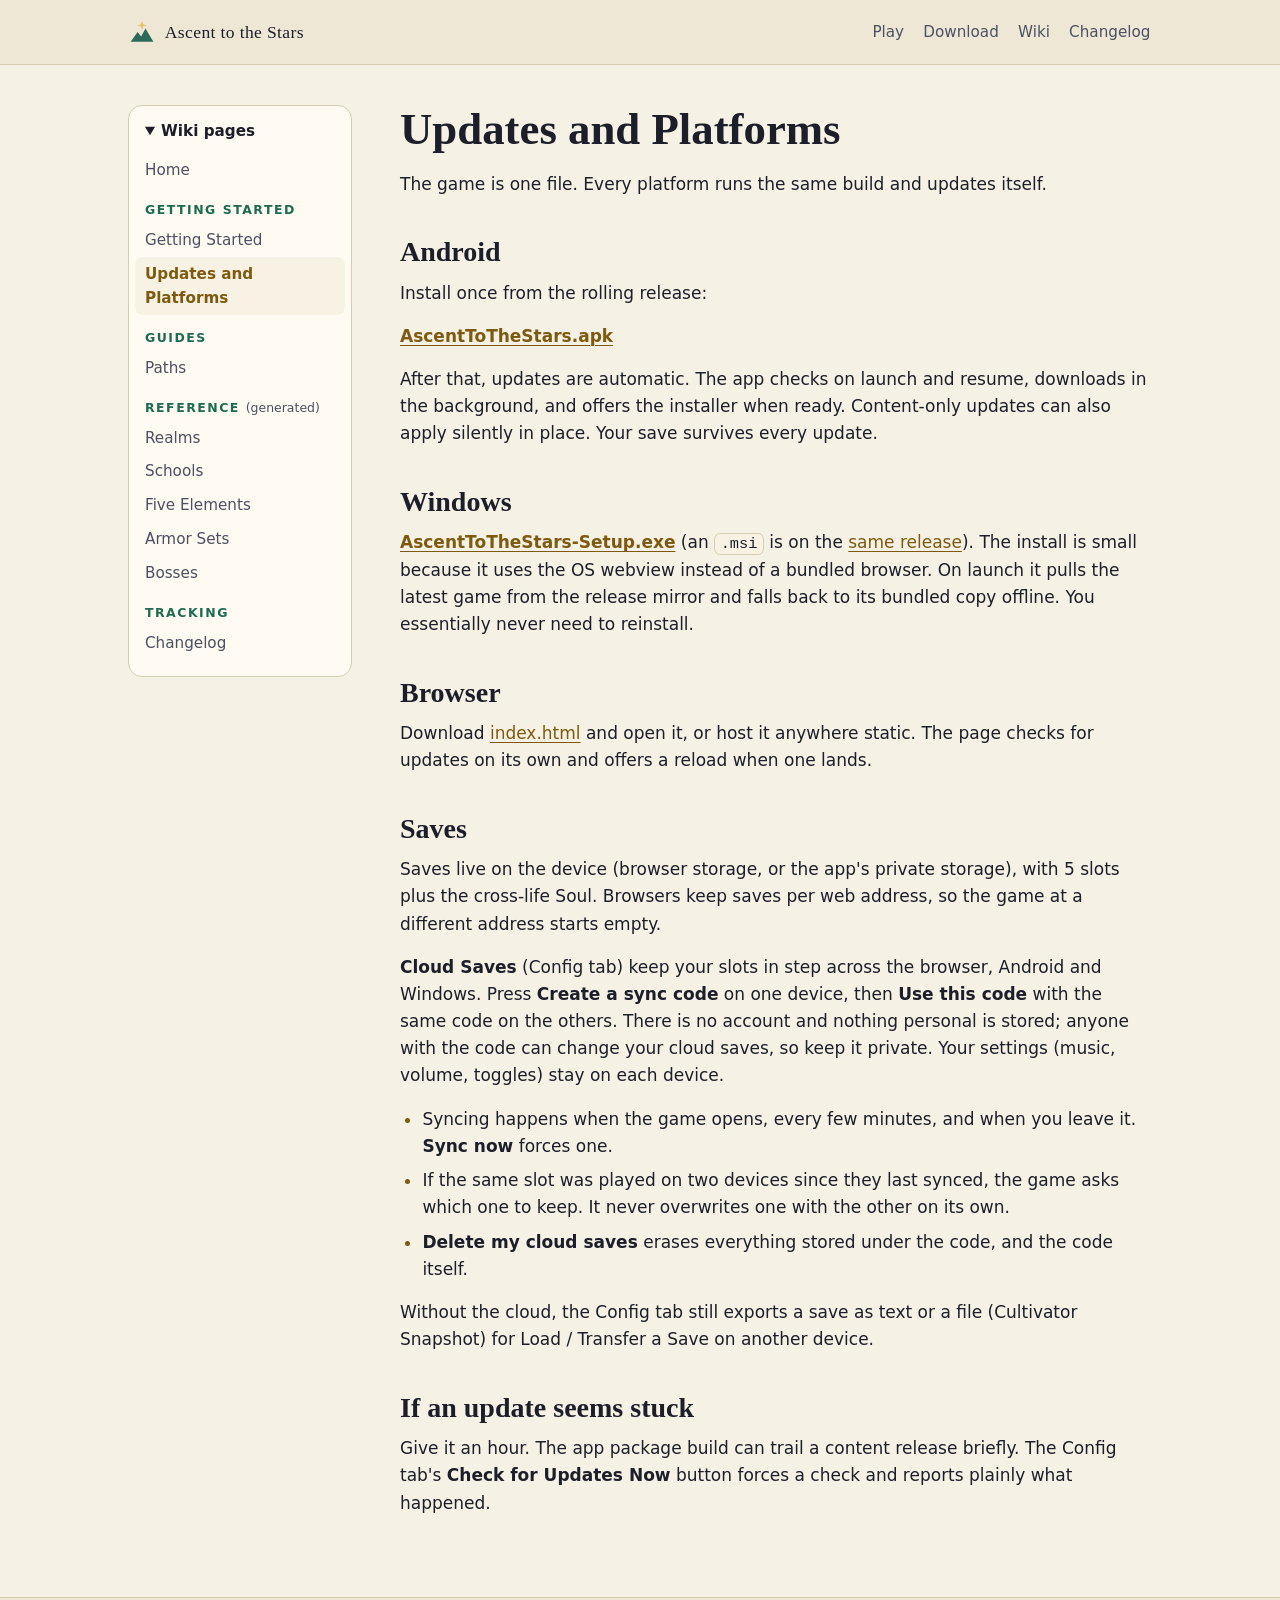
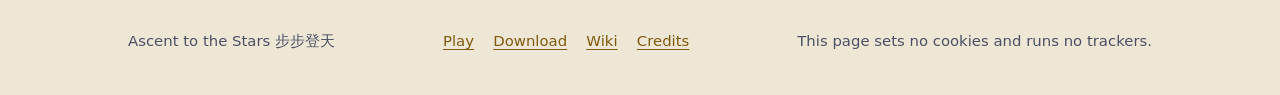
<file: wiki/updates-and-platforms/index.html>
<!DOCTYPE html>
<html lang="en">
<head>
<meta charset="utf-8">
<meta name="viewport" content="width=device-width, initial-scale=1">
<title>Updates and Platforms · Ascent to the Stars wiki</title>
<meta name="description" content="The game is one file. Every platform runs the same build and updates itself.">
<meta name="color-scheme" content="dark light">
<meta name="theme-color" content="#0a0d18" media="(prefers-color-scheme: dark)">
<meta name="theme-color" content="#f6f1e5" media="(prefers-color-scheme: light)">
<link rel="canonical" href="https://ascenttothestars.github.io/wiki/updates-and-platforms/">
<link rel="icon" href="/assets/favicon.svg" type="image/svg+xml">
<meta property="og:type" content="article">
<meta property="og:site_name" content="Ascent to the Stars">
<meta property="og:url" content="https://ascenttothestars.github.io/wiki/updates-and-platforms/">
<meta property="og:title" content="Updates and Platforms · Ascent to the Stars wiki">
<meta property="og:description" content="The game is one file. Every platform runs the same build and updates itself.">
<link rel="stylesheet" href="/assets/site.css">
<link rel="stylesheet" href="/assets/wiki.css">
</head>
<body>
<a class="skip" href="#main">Skip to content</a>

<header class="site-header wiki-header">
  <div class="wrap">
    <a class="brand" href="/" aria-label="Ascent to the Stars, home">
      <svg viewBox="0 0 64 64" aria-hidden="true" focusable="false">
        <path d="M6 54 L22 32 L30 42 L40 24 L58 54 Z" fill="#2d6b59"/>
        <path d="M32 6 L34.6 14.4 L43 17 L34.6 19.6 L32 28 L29.4 19.6 L21 17 L29.4 14.4 Z" fill="#e2c46e"/>
      </svg>
      <span>Ascent to the Stars</span>
    </a>
    <nav class="site-nav" aria-label="Site">
      <ul>
        <li><a href="/game/">Play</a></li>
        <li><a href="/#download">Download</a></li>
        <li><a href="/wiki/">Wiki</a></li>
        <li><a href="/wiki/changelog/">Changelog</a></li>
      </ul>
    </nav>
  </div>
</header>

<div class="wrap wiki-layout">
  <nav class="wiki-nav" aria-label="Wiki pages">
    <details open>
      <summary>Wiki pages</summary>
      <ul><li><a href="/wiki/">Home</a></li></ul>
<p class="wiki-nav-group">Getting Started</p>
<ul><li><a href="/wiki/getting-started/">Getting Started</a></li><li><a href="/wiki/updates-and-platforms/" aria-current="page">Updates and Platforms</a></li></ul>
<p class="wiki-nav-group">Guides</p>
<ul><li><a href="/wiki/paths/">Paths</a></li></ul>
<p class="wiki-nav-group">Reference <span>(generated)</span></p>
<ul><li><a href="/wiki/realms/">Realms</a></li><li><a href="/wiki/schools/">Schools</a></li><li><a href="/wiki/five-elements/">Five Elements</a></li><li><a href="/wiki/armor-sets/">Armor Sets</a></li><li><a href="/wiki/bosses/">Bosses</a></li></ul>
<p class="wiki-nav-group">Tracking</p>
<ul><li><a href="/wiki/changelog/">Changelog</a></li></ul>
    </details>
  </nav>
  <script>if (!matchMedia('(min-width: 900px)').matches) document.querySelector('.wiki-nav details').open = false;</script>
  <main id="main" class="wiki">
    
    <h1 id="updates-and-platforms">Updates and Platforms</h1>
<p>The game is one file. Every platform runs the same build and updates itself.</p>
<h2 id="android">Android</h2>
<p>Install once from the rolling release:</p>
<p><strong><a href="https://github.com/silvariasereneblossom/ascent-to-the-stars-releases/releases/latest/download/AscentToTheStars.apk">AscentToTheStars.apk</a></strong></p>
<p>After that, updates are automatic. The app checks on launch and resume, downloads in the background, and offers the installer when ready. Content-only updates can also apply silently in place. Your save survives every update.</p>
<h2 id="windows">Windows</h2>
<p><strong><a href="https://github.com/silvariasereneblossom/ascent-to-the-stars-releases/releases/latest/download/AscentToTheStars-Setup.exe">AscentToTheStars-Setup.exe</a></strong> (an <code>.msi</code> is on the <a href="https://github.com/silvariasereneblossom/ascent-to-the-stars-releases/releases/latest">same release</a>). The install is small because it uses the OS webview instead of a bundled browser. On launch it pulls the latest game from the release mirror and falls back to its bundled copy offline. You essentially never need to reinstall.</p>
<h2 id="browser">Browser</h2>
<p>Download <a href="https://raw.githubusercontent.com/silvariasereneblossom/ascent-to-the-stars-releases/main/index.html">index.html</a> and open it, or host it anywhere static. The page checks for updates on its own and offers a reload when one lands.</p>
<h2 id="saves">Saves</h2>
<p>Saves live on the device (browser storage, or the app's private storage), with 5 slots plus the cross-life Soul. Browsers keep saves per web address, so the game at a different address starts empty.</p>
<p><strong>Cloud Saves</strong> (Config tab) keep your slots in step across the browser, Android and Windows. Press <strong>Create a sync code</strong> on one device, then <strong>Use this code</strong> with the same code on the others. There is no account and nothing personal is stored; anyone with the code can change your cloud saves, so keep it private. Your settings (music, volume, toggles) stay on each device.</p>
<ul><li>Syncing happens when the game opens, every few minutes, and when you leave it. <strong>Sync now</strong> forces one.</li><li>If the same slot was played on two devices since they last synced, the game asks which one to keep. It never overwrites one with the other on its own.</li><li><strong>Delete my cloud saves</strong> erases everything stored under the code, and the code itself.</li></ul>
<p>Without the cloud, the Config tab still exports a save as text or a file (Cultivator Snapshot) for Load / Transfer a Save on another device.</p>
<h2 id="if-an-update-seems-stuck">If an update seems stuck</h2>
<p>Give it an hour. The app package build can trail a content release briefly. The Config tab's <strong>Check for Updates Now</strong> button forces a check and reports plainly what happened.</p>
  </main>
</div>

<footer class="site-footer">
  <div class="wrap">
    <p>Ascent to the Stars <span lang="zh-Hans">步步登天</span></p>
    <ul>
      <li><a href="/game/">Play</a></li>
      <li><a href="/#download">Download</a></li>
      <li><a href="/wiki/">Wiki</a></li>
      <li><a href="/#credits">Credits</a></li>
    </ul>
    <p class="small">This page sets no cookies and runs no trackers.</p>
  </div>
</footer>
</body>
</html>
</file>
<file: assets/site.css>
/* Ascent to the Stars: landing page styles. No external resources. */

:root {
  color-scheme: dark light;
  --bg: #0a0d18;
  --bg-2: #0f1426;
  --surface: #141a2f;
  --surface-2: #1a2139;
  --line: #2b3454;
  --text: #ece7da;
  --muted: #b0b6c8;
  --gold: #e6c873;
  --gold-strong: #f0d58a;
  --jade: #84d8b8;
  --cta-bg: #e6c873;
  --cta-text: #17120a;
  --cta-hover: #f3dc97;
  --ghost-text: #e6c873;
  --focus: #9fe8cc;
  --star: rgba(255, 248, 225, 0.9);
  --star-dim: rgba(190, 210, 255, 0.55);
  --mist: rgba(132, 216, 184, 0.10);
  --ridge-far: #182039;
  --ridge-mid: #121a30;
  --ridge-near: #0c1122;
  --hero-sky: radial-gradient(120% 80% at 70% 0%, #1d2a52 0%, #111832 45%, #0a0d18 100%);
  --shadow: 0 1px 0 rgba(255, 255, 255, 0.04) inset, 0 10px 30px rgba(0, 0, 0, 0.35);

  --serif: "Iowan Old Style", "Palatino Linotype", Palatino, "Book Antiqua", "Noto Serif", Georgia, "Noto Serif SC", "Songti SC", SimSun, serif;
  --sans: system-ui, -apple-system, "Segoe UI", Roboto, "Helvetica Neue", Arial, "Noto Sans", "PingFang SC", "Microsoft YaHei", sans-serif;
  --radius: 14px;
  --wrap: 68rem;
}

@media (prefers-color-scheme: light) {
  :root {
    --bg: #f6f1e5;
    --bg-2: #efe7d5;
    --surface: #fffbf2;
    --surface-2: #f8f2e4;
    --line: #d7ccb3;
    --text: #1c1f2a;
    --muted: #4b5063;
    --gold: #7d5a0f;
    --gold-strong: #6a4b08;
    --jade: #1d6b53;
    --cta-bg: #1d6b53;
    --cta-text: #fffbf2;
    --cta-hover: #175843;
    --ghost-text: #6a4b08;
    --focus: #1d6b53;
    --star: rgba(125, 90, 15, 0.55);
    --star-dim: rgba(29, 107, 83, 0.30);
    --mist: rgba(29, 107, 83, 0.07);
    --ridge-far: #dcd3bf;
    --ridge-mid: #c9bfa8;
    --ridge-near: #b7ad96;
    --hero-sky: radial-gradient(120% 80% at 70% 0%, #fff6dc 0%, #f3ead6 50%, #f6f1e5 100%);
    --shadow: 0 1px 0 rgba(255, 255, 255, 0.6) inset, 0 8px 24px rgba(60, 45, 20, 0.10);
  }
}

*, *::before, *::after { box-sizing: border-box; }

html { -webkit-text-size-adjust: 100%; scroll-behavior: smooth; }
@media (prefers-reduced-motion: reduce) { html { scroll-behavior: auto; } }

body {
  margin: 0;
  background: var(--bg);
  color: var(--text);
  font-family: var(--sans);
  font-size: 1.0625rem;
  line-height: 1.6;
  overflow-x: hidden;
}

img, svg { max-width: 100%; }

a { color: var(--gold); text-underline-offset: 0.18em; text-decoration-thickness: 1px; }
a:hover { color: var(--gold-strong); text-decoration-thickness: 2px; }

:focus-visible {
  outline: 3px solid var(--focus);
  outline-offset: 3px;
  border-radius: 6px;
}

.skip {
  position: absolute; left: 1rem; top: -4rem; z-index: 10;
  background: var(--cta-bg); color: var(--cta-text);
  padding: 0.6rem 1rem; border-radius: 8px; font-weight: 600; text-decoration: none;
}
.skip:focus { top: 1rem; color: var(--cta-text); }

.wrap { width: 100%; max-width: var(--wrap); margin: 0 auto; padding: 0 16px; }
@media (min-width: 720px) { .wrap { padding: 0 2rem; } }

[lang^="zh"] { font-family: "Noto Serif SC", "Songti SC", "STSong", SimSun, var(--serif); font-weight: 500; }

/* ---------- header ---------- */
.site-header {
  position: relative; z-index: 2;
  padding: 0.9rem 0;
}
.site-header .wrap {
  display: flex; flex-wrap: wrap; align-items: center; justify-content: space-between; gap: 0.5rem 1.25rem;
}
.brand {
  display: inline-flex; align-items: center; gap: 0.55rem;
  color: var(--text); text-decoration: none;
  font-family: var(--serif); font-size: 1.1rem; letter-spacing: 0.02em;
}
.brand:hover { color: var(--text); }
.brand svg { width: 28px; height: 28px; flex: none; }
.site-nav ul { list-style: none; margin: 0; padding: 0; display: flex; flex-wrap: wrap; gap: 0.15rem 1rem; }
.site-nav a { color: var(--muted); text-decoration: none; font-size: 0.95rem; padding: 0.35rem 0.1rem; display: inline-block; }
.site-nav a:hover { color: var(--gold); text-decoration: underline; }

/* ---------- hero ---------- */
.hero {
  position: relative;
  background: var(--hero-sky);
  overflow: hidden;
  isolation: isolate;
  margin-top: -3.6rem;          /* sit under the header */
  padding: 7.5rem 0 0;
}
.hero::before, .hero::after {
  content: ""; position: absolute; inset: 0; z-index: -2; pointer-events: none;
  background-repeat: repeat;
}
/* two layers of tiny stars; the second one twinkles */
.hero::before {
  background-image:
    radial-gradient(1.2px 1.2px at 12% 18%, var(--star) 98%, transparent),
    radial-gradient(1px 1px at 33% 62%, var(--star-dim) 98%, transparent),
    radial-gradient(1.4px 1.4px at 58% 12%, var(--star) 98%, transparent),
    radial-gradient(1px 1px at 77% 41%, var(--star-dim) 98%, transparent),
    radial-gradient(1.1px 1.1px at 91% 8%, var(--star) 98%, transparent),
    radial-gradient(0.9px 0.9px at 44% 33%, var(--star-dim) 98%, transparent),
    radial-gradient(1px 1px at 6% 72%, var(--star-dim) 98%, transparent);
  background-size: 260px 220px;
}
.hero::after {
  background-image:
    radial-gradient(1.6px 1.6px at 22% 30%, var(--star) 98%, transparent),
    radial-gradient(1.2px 1.2px at 68% 70%, var(--star) 98%, transparent),
    radial-gradient(1px 1px at 85% 22%, var(--star-dim) 98%, transparent),
    radial-gradient(1.3px 1.3px at 40% 85%, var(--star) 98%, transparent);
  background-size: 410px 330px;
  animation: twinkle 6s ease-in-out infinite alternate;
}
@keyframes twinkle { from { opacity: 0.35; } to { opacity: 1; } }
@media (prefers-reduced-motion: reduce) { .hero::after { animation: none; opacity: 0.8; } }

.hero-moon {
  position: absolute; z-index: -1; pointer-events: none;
  right: 8%; top: 5.5rem; width: clamp(90px, 16vw, 190px); aspect-ratio: 1;
  border-radius: 50%;
  background: radial-gradient(closest-side at 44% 42%, #fff6da, #f2dc9c 62%, #dcbd68 96%, rgba(220, 189, 104, 0) 100%);
  box-shadow: 0 0 70px 18px rgba(230, 200, 115, 0.16);
  opacity: 0.8;
}
@media (prefers-color-scheme: light) {
  .hero-moon { background: radial-gradient(closest-side, rgba(196, 72, 44, 0.55), rgba(196, 72, 44, 0.35) 70%, rgba(196, 72, 44, 0) 100%); box-shadow: none; opacity: 0.9; }
}

@media (max-width: 600px) { .hero-moon { top: 0.75rem; right: 16px; width: 58px; } }
.hero-inner { position: relative; padding-bottom: clamp(7rem, 16vw, 12rem); max-width: 44rem; }
.eyebrow {
  margin: 0 0 0.6rem; color: var(--jade);
  font-size: 0.85rem; letter-spacing: 0.16em; text-transform: uppercase; font-weight: 600;
}
.hero h1 {
  margin: 0;
  font-family: var(--serif); font-weight: 600;
  font-size: clamp(2.4rem, 8.5vw, 4.6rem); line-height: 1.04; letter-spacing: 0.005em;
  color: var(--text);
  text-wrap: balance;
}
.hero h1 .zh {
  display: block; margin-top: 0.45rem;
  font-size: 0.42em; letter-spacing: 0.4em; color: var(--gold);
}
.pitch {
  margin: 1.2rem 0 0; max-width: 36rem;
  font-size: clamp(1.08rem, 2.6vw, 1.3rem); color: var(--muted); line-height: 1.55;
}
.hero-actions { display: flex; flex-wrap: wrap; gap: 0.8rem 1rem; align-items: center; margin-top: 2rem; }
.hero-note { margin: 0.9rem 0 0; font-size: 0.92rem; color: var(--muted); }

.ridges { position: absolute; left: 0; right: 0; bottom: -1px; z-index: -1; width: 100%; height: clamp(110px, 22vw, 240px); display: block; }
.ridges .far { fill: var(--ridge-far); }
.ridges .mid { fill: var(--ridge-mid); }
.ridges .near { fill: var(--bg); }
.ridges .mist { fill: var(--mist); }

/* ---------- buttons ---------- */
.btn {
  display: inline-flex; align-items: center; justify-content: center; gap: 0.55rem;
  min-height: 48px; padding: 0.7rem 1.25rem;
  border-radius: 999px; border: 1.5px solid transparent;
  font: inherit; font-weight: 650; line-height: 1.2; text-decoration: none; text-align: center;
  transition: background-color 0.15s ease, color 0.15s ease, border-color 0.15s ease, transform 0.15s ease;
}
.btn svg { width: 1.15em; height: 1.15em; flex: none; }
.btn-primary { background: var(--cta-bg); color: var(--cta-text); box-shadow: 0 6px 24px rgba(230, 200, 115, 0.22); }
.btn-primary:hover { background: var(--cta-hover); color: var(--cta-text); text-decoration: none; }
.btn-big { min-height: 56px; padding: 0.85rem 1.7rem; font-size: 1.15rem; }
.btn-ghost { border-color: var(--line); color: var(--ghost-text); background: transparent; }
.btn-ghost:hover { border-color: var(--gold); color: var(--gold-strong); text-decoration: none; }
@media (prefers-color-scheme: light) { .btn-primary { box-shadow: 0 6px 20px rgba(29, 107, 83, 0.20); } }
@media (prefers-reduced-motion: no-preference) { .btn:hover { transform: translateY(-1px); } }

/* ---------- sections ---------- */
main section { padding: clamp(3rem, 8vw, 5rem) 0; scroll-margin-top: 1rem; }
main section + section { border-top: 1px solid var(--line); }
main .hero + section { border-top: 0; }
.section-head { max-width: 42rem; margin-bottom: 2rem; }
h2 {
  margin: 0 0 0.6rem;
  font-family: var(--serif); font-weight: 600;
  font-size: clamp(1.7rem, 4.6vw, 2.35rem); line-height: 1.15;
}
h2 .zh { font-size: 0.6em; color: var(--gold); margin-left: 0.5rem; letter-spacing: 0.15em; white-space: nowrap; }
h3 { margin: 0 0 0.35rem; font-size: 1.12rem; line-height: 1.3; }
.lede { margin: 0; color: var(--muted); }
p { margin: 0 0 1rem; }

/* download cards */
.downloads { list-style: none; margin: 0; padding: 0; display: grid; gap: 1rem; grid-template-columns: 1fr; }
@media (min-width: 960px) { .downloads { grid-template-columns: repeat(3, 1fr); } }
.card {
  background: var(--surface); border: 1px solid var(--line); border-radius: var(--radius);
  padding: 1.35rem 1.25rem 1.3rem; box-shadow: var(--shadow);
  display: flex; flex-direction: column; gap: 0.6rem;
}
.card-top { display: flex; align-items: center; gap: 0.75rem; }
.card-icon {
  width: 44px; height: 44px; flex: none; border-radius: 12px;
  display: grid; place-items: center;
  background: var(--surface-2); border: 1px solid var(--line); color: var(--jade);
}
.card-icon svg { width: 24px; height: 24px; }
.card h3 { margin: 0; }
.card .meta { margin: 0; font-size: 0.86rem; color: var(--muted); }
.card p { margin: 0; color: var(--muted); font-size: 0.98rem; }
.card .warn { font-size: 0.92rem; padding-left: 0.75rem; border-left: 2px solid var(--gold); }
.card .btn { margin-top: auto; align-self: flex-start; }
.card .btn-row { margin-top: auto; padding-top: 0.4rem; }
.below-cards { margin: 1.4rem 0 0; color: var(--muted); font-size: 0.97rem; }

/* features */
.features { list-style: none; margin: 0; padding: 0; display: grid; gap: 1.6rem 2.2rem; grid-template-columns: 1fr; }
@media (min-width: 680px) { .features { grid-template-columns: repeat(2, 1fr); } }
@media (min-width: 1040px) { .features { grid-template-columns: repeat(3, 1fr); } }
.features li { position: relative; padding-left: 1.6rem; }
.features li::before {
  content: ""; position: absolute; left: 0; top: 0.45rem; width: 0.7rem; height: 0.7rem;
  background: var(--gold);
  clip-path: polygon(50% 0, 62% 38%, 100% 50%, 62% 62%, 50% 100%, 38% 62%, 0 50%, 38% 38%);
}
.features p { margin: 0; color: var(--muted); }

.realms {
  margin: 2.6rem 0 0; padding: 1rem 1.1rem;
  background: var(--surface); border: 1px solid var(--line); border-radius: var(--radius);
}
.realms .caption { margin: 0 0 0.5rem; font-weight: 600; font-size: 0.9rem; }
.realms .caption .zh { color: var(--gold); margin-left: 0.3rem; }
.realms ol {
  list-style: none; margin: 0; padding: 0;
  display: flex; flex-wrap: wrap; gap: 0.4rem 0.3rem; align-items: center;
  font-size: 0.95rem; color: var(--muted);
}
.realms li { display: inline-flex; align-items: center; gap: 0.3rem; }
.realms li + li::before { content: "\2192"; color: var(--gold); margin-right: 0.3rem; }
.realms li .zh { color: var(--text); }

/* callout */
.callout {
  background: var(--surface); border: 1px solid var(--line); border-left: 3px solid var(--jade);
  border-radius: var(--radius); padding: 1.1rem 1.25rem; max-width: 46rem;
}
.callout p:last-child { margin-bottom: 0; }

/* steps */
.two-col { display: grid; gap: 2rem; grid-template-columns: 1fr; }
@media (min-width: 900px) { .two-col { grid-template-columns: 1fr 1fr; gap: 3rem; } }
ol.steps { margin: 0.5rem 0 1rem; padding-left: 1.4rem; }
ol.steps li { margin-bottom: 0.55rem; padding-left: 0.2rem; }
ol.steps li::marker { color: var(--gold); font-weight: 700; }
.kbd {
  font-family: var(--sans); font-size: 0.92em; font-weight: 600;
  background: var(--surface-2); border: 1px solid var(--line); border-radius: 6px; padding: 0.05rem 0.4rem;
  white-space: nowrap;
}
.small { font-size: 0.93rem; color: var(--muted); }
.url { word-break: break-all; }

/* credits */
details.credits {
  background: var(--surface); border: 1px solid var(--line); border-radius: var(--radius);
  padding: 0.2rem 1.2rem; max-width: 52rem;
}
details.credits summary { cursor: pointer; padding: 0.85rem 0; font-weight: 600; }
details.credits[open] summary { border-bottom: 1px solid var(--line); margin-bottom: 0.9rem; }
details.credits ul { padding-left: 1.2rem; margin: 0 0 1rem; }
details.credits li { margin-bottom: 0.4rem; color: var(--muted); }
details.credits li strong { color: var(--text); font-weight: 600; }

.link-list { list-style: none; margin: 0; padding: 0; display: flex; flex-wrap: wrap; gap: 0.75rem; }

/* footer */
.site-footer { border-top: 1px solid var(--line); padding: 2rem 0 2.6rem; color: var(--muted); font-size: 0.93rem; background: var(--bg-2); }
.site-footer .wrap { display: flex; flex-wrap: wrap; gap: 0.8rem 2rem; justify-content: space-between; align-items: baseline; }
.site-footer ul { list-style: none; margin: 0; padding: 0; display: flex; flex-wrap: wrap; gap: 0.3rem 1.2rem; }
.site-footer p { margin: 0; }

/* 404 */
.lost { min-height: 100vh; min-height: 100dvh; display: grid; place-items: center; text-align: center; margin-top: 0; padding: 3rem 16px; }
.lost .hero-inner { padding-bottom: 0; margin: 0 auto; }
.lost .hero-actions { justify-content: center; }
.lost .pitch { margin-left: auto; margin-right: auto; }
</file>
<file: assets/wiki.css>
/* Ascent to the Stars: wiki page styles. Source of truth: the game repo's tools/site/wiki.css,
   copied to the org site's assets/ by tools/sitegen.js. Builds on the tokens in site.css. */

.wiki-header { border-bottom: 1px solid var(--line); background: var(--bg-2); }
.site-nav a[aria-current="page"] { color: var(--gold); }

.wiki-layout {
  display: grid; grid-template-columns: 1fr; gap: 1.5rem;
  padding-top: 1.5rem; padding-bottom: 4rem;
}
@media (min-width: 900px) {
  .wiki-layout { grid-template-columns: 14rem minmax(0, 1fr); gap: 3rem; padding-top: 2.5rem; }
}

/* sidebar: a collapsible block on phones, a sticky column on wide screens */
.wiki-nav details {
  background: var(--surface); border: 1px solid var(--line); border-radius: var(--radius);
  padding: 0.2rem 1rem 0.6rem;
}
.wiki-nav summary { cursor: pointer; padding: 0.6rem 0; font-weight: 600; font-size: 0.95rem; }
.wiki-nav ul { list-style: none; margin: 0 0 0.4rem; padding: 0; }
.wiki-nav li a {
  display: block; padding: 0.3rem 0.6rem; margin: 0 -0.6rem; border-radius: 8px;
  color: var(--muted); text-decoration: none; font-size: 0.95rem;
}
.wiki-nav li a:hover { color: var(--gold); background: var(--surface-2); }
.wiki-nav li a[aria-current="page"] { color: var(--gold); background: var(--surface-2); font-weight: 600; }
.wiki-nav .wiki-nav-group {
  margin: 0.8rem 0 0.2rem; font-size: 0.78rem; letter-spacing: 0.12em; text-transform: uppercase;
  color: var(--jade); font-weight: 600;
}
.wiki-nav .wiki-nav-group span { text-transform: none; letter-spacing: 0; color: var(--muted); font-weight: 400; }
@media (min-width: 900px) {
  .wiki-nav { position: sticky; top: 1.5rem; align-self: start; max-height: calc(100vh - 3rem); overflow-y: auto; }
}

/* article */
.wiki { min-width: 0; max-width: 50rem; }
.wiki h1 {
  margin: 0 0 1rem; font-family: var(--serif); font-weight: 600;
  font-size: clamp(2rem, 6vw, 2.8rem); line-height: 1.1;
}
.wiki h1 [lang], .wiki h2 [lang], .wiki h3 [lang] { color: var(--gold); font-size: 0.65em; letter-spacing: 0.12em; margin-left: 0.2rem; }
.wiki h2 { margin: 2.4rem 0 0.7rem; font-size: clamp(1.4rem, 3.6vw, 1.75rem); scroll-margin-top: 1rem; }
.wiki h3 { margin: 1.8rem 0 0.5rem; scroll-margin-top: 1rem; }
.wiki p, .wiki li { color: var(--text); }
.wiki ul, .wiki ol { padding-left: 1.4rem; margin: 0 0 1rem; }
.wiki li { margin-bottom: 0.45rem; }
.wiki li::marker { color: var(--gold); }
.wiki hr { border: 0; border-top: 1px solid var(--line); margin: 2.4rem 0; }
.wiki code {
  font-size: 0.9em; background: var(--surface-2); border: 1px solid var(--line);
  border-radius: 6px; padding: 0.05rem 0.35rem;
}
.wiki blockquote {
  margin: 0 0 1.5rem; padding: 0.7rem 1rem;
  background: var(--surface); border: 1px solid var(--line); border-left: 3px solid var(--jade);
  border-radius: 10px; color: var(--muted); font-size: 0.93rem;
}
.wiki blockquote p { margin: 0; color: inherit; }

.table-wrap { overflow-x: auto; margin: 0 0 1.5rem; border: 1px solid var(--line); border-radius: 10px; }
.wiki table { border-collapse: collapse; width: 100%; font-size: 0.93rem; }
.wiki th, .wiki td { text-align: left; vertical-align: top; padding: 0.5rem 0.75rem; border-bottom: 1px solid var(--line); }
.wiki th { background: var(--surface-2); font-weight: 600; white-space: nowrap; }
.wiki td [lang] { white-space: nowrap; }
.wiki tbody tr:last-child td { border-bottom: 0; }
.wiki tbody tr:nth-child(even) td { background: var(--surface); }

.wiki-toc {
  margin: 0 0 1.5rem; padding: 0.2rem 1rem;
  background: var(--surface); border: 1px solid var(--line); border-radius: 10px; font-size: 0.93rem;
}
.wiki-toc summary { cursor: pointer; padding: 0.55rem 0; font-weight: 600; }
.wiki-toc ol { columns: 12rem; margin: 0 0 0.6rem; padding-left: 1.2rem; }
.wiki-toc li { margin-bottom: 0.2rem; break-inside: avoid; }
</file>
